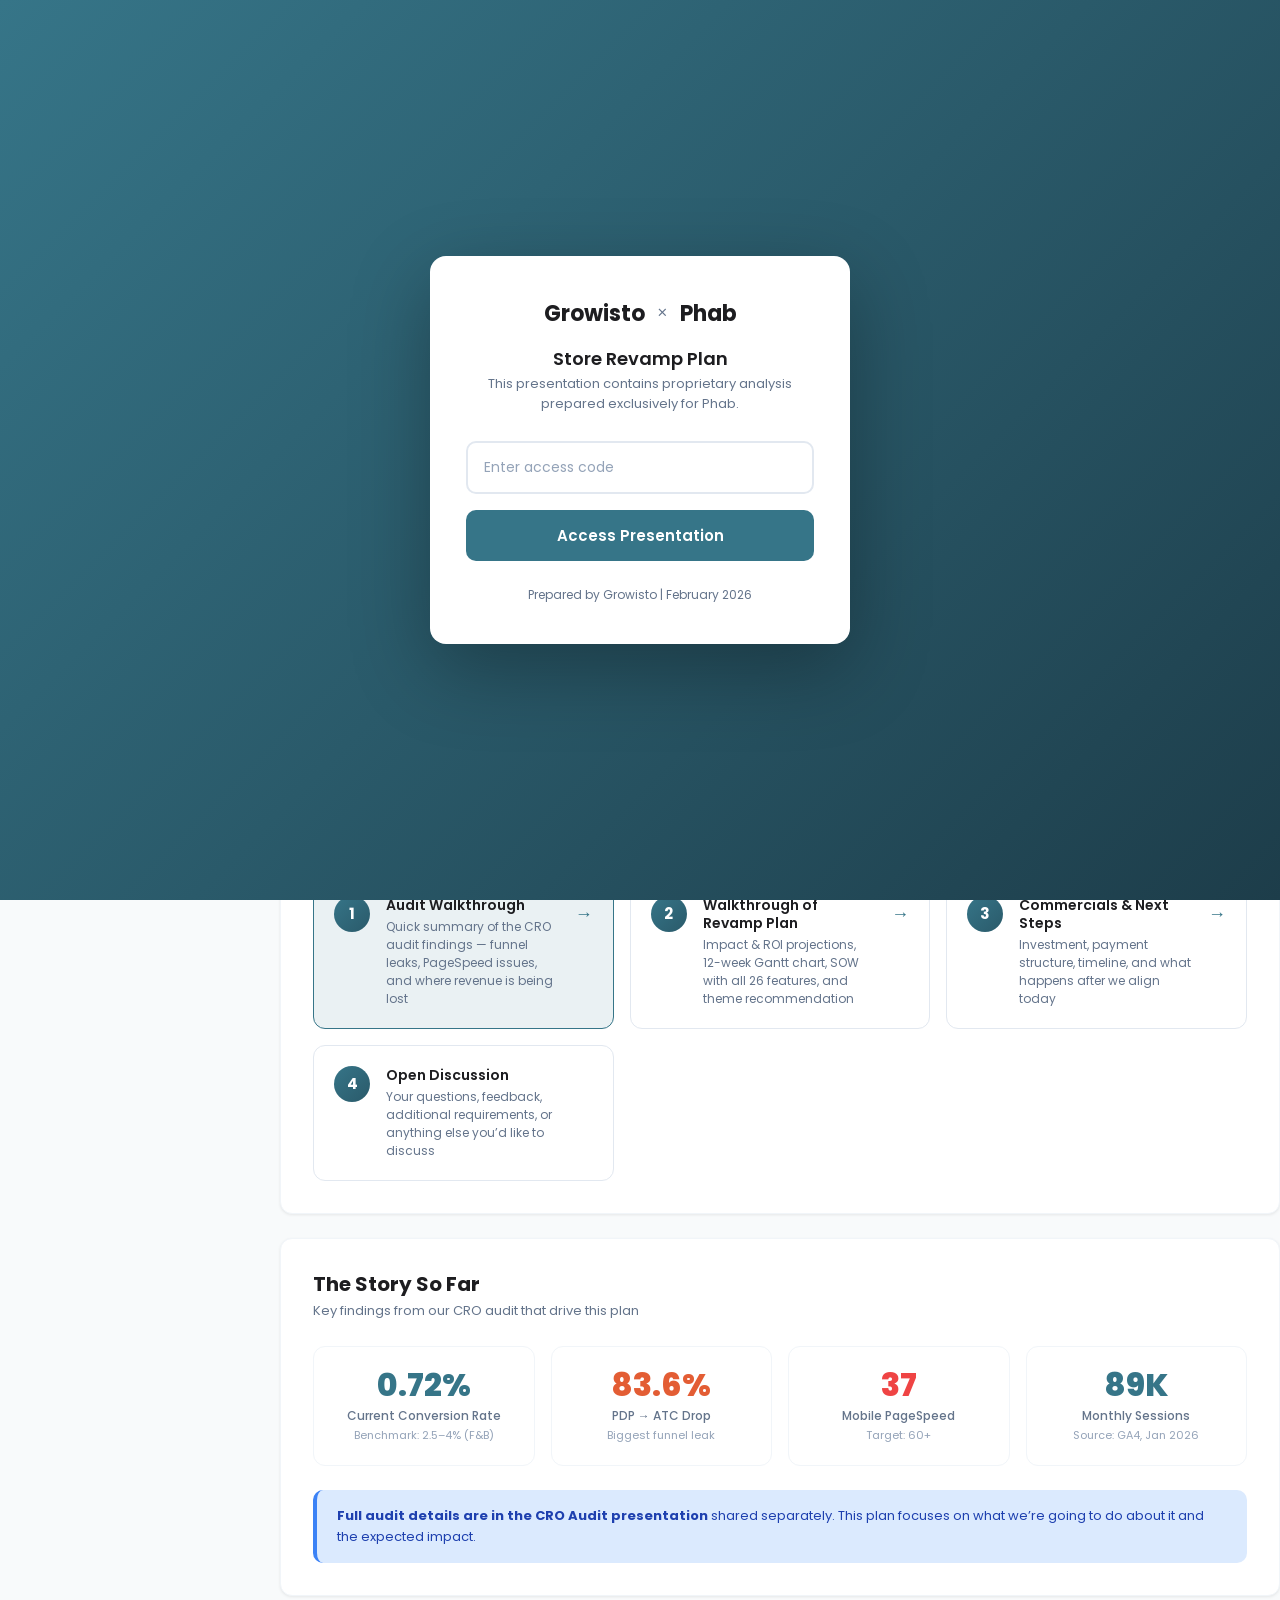
<file: index.html>
<!DOCTYPE html>
<html lang="en">
<head>
  <meta charset="UTF-8">
  <meta name="viewport" content="width=device-width, initial-scale=1.0">
  <title>Phab — Store Revamp Plan | Growisto</title>
  <link href="https://fonts.googleapis.com/css2?family=Poppins:wght@300;400;500;600;700;800&display=swap" rel="stylesheet">
  <link rel="stylesheet" href="styles.css">
  <link rel="stylesheet" href="mockup-styles.css">
</head>
<body>

  <!-- ============================================================
       PASSWORD OVERLAY
       ============================================================ -->
  <div class="password-overlay" id="passwordOverlay">
    <div class="password-card">
      <div class="password-logos">
        <span class="password-brand">Growisto</span>
        <span class="password-divider">&times;</span>
        <span class="password-brand">Phab</span>
      </div>
      <h2 class="password-subtitle">Store Revamp Plan</h2>
      <p class="password-desc">This presentation contains proprietary analysis prepared exclusively for Phab.</p>
      <form id="passwordForm">
        <div class="password-input-group">
          <input type="password" id="passwordInput" class="password-input" placeholder="Enter access code" autocomplete="off">
        </div>
        <button type="submit" class="password-submit">Access Presentation</button>
        <p class="password-error" id="errorMsg">Incorrect access code. Please try again.</p>
      </form>
      <p class="text-muted text-small mt-24">Prepared by Growisto | February 2026</p>
    </div>
  </div>

  <!-- ============================================================
       MOBILE HEADER
       ============================================================ -->
  <div class="mobile-header" id="mobileHeader">
    <div class="hamburger" id="hamburger" onclick="toggleSidebar()">
      <span></span><span></span><span></span>
    </div>
    <span class="mobile-title">Phab &mdash; Revamp Plan</span>
  </div>
  <div class="sidebar-overlay" id="sidebarOverlay" onclick="toggleSidebar()"></div>

  <!-- ============================================================
       SIDEBAR NAVIGATION
       ============================================================ -->
  <nav class="sidebar" id="sidebar">
    <div class="sidebar-header">
      <div class="sidebar-brand">
        <span class="sidebar-growisto">Growisto</span>
        <span class="sidebar-divider">&times;</span>
        <span class="sidebar-client-name">Phab</span>
      </div>
      <div class="sidebar-project">Store Revamp Plan &amp; Proposal</div>
    </div>
    <div class="sidebar-nav">

      <!-- 1. Agenda -->
      <div class="nav-item active" data-tab="agenda">
        <div class="nav-item-header" onclick="switchTab('agenda')">
          <span class="nav-icon">&#128203;</span>
          <span class="nav-label">Agenda</span>
        </div>
      </div>

      <!-- 2. CRO Audit -->
      <div class="nav-item" data-tab="audit">
        <div class="nav-item-header" onclick="switchTab('audit')">
          <span class="nav-icon">&#128270;</span>
          <span class="nav-label">CRO Audit</span>
        </div>
      </div>

      <!-- 3. Impact & ROI -->
      <div class="nav-item" data-tab="impact">
        <div class="nav-item-header" onclick="switchTab('impact')">
          <span class="nav-icon">&#128200;</span>
          <span class="nav-label">Impact &amp; ROI</span>
        </div>
      </div>

      <!-- 3. Plan of Action (expandable) -->
      <div class="nav-item" data-tab="plan">
        <div class="nav-item-header" onclick="switchTab('plan')">
          <span class="nav-icon">&#128197;</span>
          <span class="nav-label">Plan of Action</span>
          <span class="nav-chevron" onclick="event.stopPropagation();toggleNavSubmenu(this.closest('.nav-item'))">&#9654;</span>
        </div>
        <div class="nav-submenu">
          <div class="nav-sub-item" onclick="scrollToSection('plan','gantt-section')">
            <span class="nav-sub-icon">&#128202;</span>
            <span>12-Week Gantt Chart</span>
          </div>
          <div class="nav-sub-item" onclick="scrollToSection('plan','milestones')">
            <span class="nav-sub-icon">&#127937;</span>
            <span>Key Milestones</span>
          </div>
        </div>
      </div>

      <!-- 4. SOW / Features (expandable) -->
      <div class="nav-item" data-tab="sow">
        <div class="nav-item-header" onclick="switchTab('sow')">
          <span class="nav-icon">&#9889;</span>
          <span class="nav-label">SOW &amp; Features</span>
          <span class="nav-chevron" onclick="event.stopPropagation();toggleNavSubmenu(this.closest('.nav-item'))">&#9654;</span>
        </div>
        <div class="nav-submenu">
          <div class="nav-sub-item" onclick="scrollToSection('sow','theme-handles')">
            <span class="nav-sub-icon">&#9989;</span>
            <span>Theme Handles (17)</span>
          </div>
          <div class="nav-sub-item" onclick="scrollToSection('sow','custom-dev')">
            <span class="nav-sub-icon">&#9881;</span>
            <span>Custom Dev (9)</span>
          </div>
        </div>
      </div>

      <!-- 5. Theme Evaluation -->
      <div class="nav-item" data-tab="themes">
        <div class="nav-item-header" onclick="switchTab('themes')">
          <span class="nav-icon">&#127912;</span>
          <span class="nav-label">Theme Evaluation</span>
        </div>
      </div>

      <!-- 6. Homepage Mockups -->
      <div class="nav-item" data-tab="mockups">
        <div class="nav-item-header" onclick="switchTab('mockups')">
          <span class="nav-icon">&#127912;</span>
          <span class="nav-label">Homepage Mockups</span>
        </div>
      </div>

      <!-- 7. Commercials & Next Steps -->
      <div class="nav-item" data-tab="commercials">
        <div class="nav-item-header" onclick="switchTab('commercials')">
          <span class="nav-icon">&#128176;</span>
          <span class="nav-label">Commercials &amp; Next Steps</span>
        </div>
      </div>

    </div>
    <div class="sidebar-footer">
      <p>Prepared by <strong>Growisto</strong></p>
      <p class="text-small text-muted">February 2026</p>
    </div>
  </nav>

  <!-- ============================================================
       MAIN CONTENT
       ============================================================ -->
  <main class="main-content" id="mainContent">

    <!-- ============================================================
         TAB 1: AGENDA
         ============================================================ -->
    <section class="tab-content active" id="tab-agenda">

      <!-- Hero -->
      <div class="agenda-hero">
        <div class="agenda-hero-content">
          <p class="agenda-hero-eyebrow">Growisto &times; Phab</p>
          <h1>Website Conversion Growth Strategy</h1>
          <p class="agenda-hero-sub">A data-driven plan to unlock higher conversions and grow revenue from your existing 89K monthly sessions.</p>
        </div>
      </div>

      <!-- Journey Track -->
      <div class="section-card">
        <h2 class="section-title">Our Engagement Journey</h2>
        <p class="section-subtitle">Where we are and what&rsquo;s coming next</p>
        <div class="journey-track">
          <div class="journey-step completed">
            <div class="journey-node"><span class="journey-check">&#10003;</span></div>
            <div class="journey-label">Discovery</div>
            <div class="journey-detail">Initial call &amp; requirements gathering</div>
          </div>
          <div class="journey-connector done"></div>
          <div class="journey-step completed">
            <div class="journey-node"><span class="journey-check">&#10003;</span></div>
            <div class="journey-label">CRO Audit</div>
            <div class="journey-detail">GA4 funnel analysis, UX review, PageSpeed audit</div>
          </div>
          <div class="journey-connector done"></div>
          <div class="journey-step completed">
            <div class="journey-node"><span class="journey-check">&#10003;</span></div>
            <div class="journey-label">Theme &amp; Feature Planning</div>
            <div class="journey-detail">Theme evaluation, feature recommendations</div>
          </div>
          <div class="journey-connector active"></div>
          <div class="journey-step current">
            <div class="journey-node"><span class="journey-num">4</span></div>
            <div class="journey-label">Plan Walkthrough</div>
            <div class="journey-detail">Review plan, align on scope &amp; priorities</div>
            <span class="journey-badge">You are here</span>
          </div>
          <div class="journey-connector upcoming"></div>
          <div class="journey-step upcoming-step">
            <div class="journey-node"><span class="journey-num">5</span></div>
            <div class="journey-label">UI Mockup &amp; Finalization</div>
            <div class="journey-detail">Visual mockups in chosen theme</div>
          </div>
          <div class="journey-connector upcoming"></div>
          <div class="journey-step upcoming-step">
            <div class="journey-node"><span class="journey-num">6</span></div>
            <div class="journey-label">Agreement &amp; Implementation</div>
            <div class="journey-detail">Scope lock, development, launch</div>
          </div>
        </div>
        <div class="callout success mt-16">
          <strong>Steps 1&ndash;3 complete.</strong> The CRO audit, theme evaluation, and feature planning are done. Today&rsquo;s call is Step 4 &mdash; we walk through the revamp plan together and align on scope.
        </div>
      </div>

      <!-- Call Flow -->
      <div class="section-card">
        <h2 class="section-title">Today&rsquo;s Call Agenda</h2>
        <p class="section-subtitle">What we&rsquo;ll cover on this call</p>
        <div class="toc-grid">
          <div class="toc-card highlight" onclick="switchTab('impact')">
            <div class="toc-number">1</div>
            <div class="toc-body">
              <h3>Audit Walkthrough</h3>
              <p>Quick summary of the CRO audit findings &mdash; funnel leaks, PageSpeed issues, and where revenue is being lost</p>
            </div>
            <span class="toc-arrow">&#8594;</span>
          </div>
          <div class="toc-card" onclick="switchTab('plan')">
            <div class="toc-number">2</div>
            <div class="toc-body">
              <h3>Walkthrough of Revamp Plan</h3>
              <p>Impact &amp; ROI projections, 12-week Gantt chart, SOW with all 26 features, and theme recommendation</p>
            </div>
            <span class="toc-arrow">&#8594;</span>
          </div>
          <div class="toc-card" onclick="switchTab('commercials')">
            <div class="toc-number">3</div>
            <div class="toc-body">
              <h3>Commercials &amp; Next Steps</h3>
              <p>Investment, payment structure, timeline, and what happens after we align today</p>
            </div>
            <span class="toc-arrow">&#8594;</span>
          </div>
          <div class="toc-card">
            <div class="toc-number">4</div>
            <div class="toc-body">
              <h3>Open Discussion</h3>
              <p>Your questions, feedback, additional requirements, or anything else you&rsquo;d like to discuss</p>
            </div>
            <span class="toc-arrow">&nbsp;</span>
          </div>
        </div>
      </div>

      <!-- Story So Far -->
      <div class="section-card">
        <h2 class="section-title">The Story So Far</h2>
        <p class="section-subtitle">Key findings from our CRO audit that drive this plan</p>
        <div class="metric-grid">
          <div class="metric-card">
            <div class="metric-value">0.72%</div>
            <div class="metric-label">Current Conversion Rate</div>
            <div class="metric-sub">Benchmark: 2.5&ndash;4% (F&amp;B)</div>
          </div>
          <div class="metric-card">
            <div class="metric-value tertiary">83.6%</div>
            <div class="metric-label">PDP &rarr; ATC Drop</div>
            <div class="metric-sub">Biggest funnel leak</div>
          </div>
          <div class="metric-card">
            <div class="metric-value danger">37</div>
            <div class="metric-label">Mobile PageSpeed</div>
            <div class="metric-sub">Target: 60+</div>
          </div>
          <div class="metric-card">
            <div class="metric-value">89K</div>
            <div class="metric-label">Monthly Sessions</div>
            <div class="metric-sub">Source: GA4, Jan 2026</div>
          </div>
        </div>
        <div class="callout info">
          <strong>Full audit details are in the CRO Audit presentation</strong> shared separately. This plan focuses on what we&rsquo;re going to do about it and the expected impact.
        </div>
      </div>

    </section>

    <!-- ============================================================
         TAB 2: CRO AUDIT (Google Slides Embed)
         ============================================================ -->
    <section class="tab-content" id="tab-audit">

      <div class="tab-header">
        <h1>CRO Audit</h1>
        <p>56-slide deep-dive into Phab&rsquo;s current store performance, funnel analysis, and opportunities</p>
      </div>

      <div class="tab-body">
        <div class="audit-iframe-wrap">
          <iframe src="https://docs.google.com/presentation/d/1_UfCKZuGWVfKD6nf-aOX4hJbUSDN7ghrriA1cfhANqk/embed?start=false&loop=false&delayms=60000" frameborder="0" allowfullscreen="true" mozallowfullscreen="true" webkitallowfullscreen="true"></iframe>
        </div>
        <p class="source-label mt-12" style="text-align: center;">Use arrow keys or on-screen controls to navigate slides &bull; Click fullscreen icon for best viewing experience</p>
      </div>

    </section>

    <!-- ============================================================
         TAB 3: IMPACT & ROI
         ============================================================ -->
    <section class="tab-content" id="tab-impact">

      <div class="tab-header">
        <h1>Impact &amp; ROI</h1>
        <p>What a 10% conversion improvement means for Phab&rsquo;s revenue</p>
      </div>

      <div class="tab-body">

        <!-- Conversion Projections Table -->
        <div class="section-card">
          <h2 class="section-title">Conversion Projections</h2>
          <p class="section-subtitle">10% improvement from current baseline, sustained over 12 months</p>

          <div class="data-table-wrap">
            <table class="data-table">
              <thead>
                <tr>
                  <th>KPI</th>
                  <th>Baseline (Jan &rsquo;26)</th>
                  <th>Month 3</th>
                  <th>Month 6</th>
                  <th>Month 12</th>
                </tr>
              </thead>
              <tbody>
                <tr>
                  <td><strong>Conversion Rate</strong></td>
                  <td>0.72%</td>
                  <td style="color: var(--color-success); font-weight: 600;">0.79%</td>
                  <td style="color: var(--color-success); font-weight: 600;">0.79%</td>
                  <td style="color: var(--color-success); font-weight: 600;">0.79%</td>
                </tr>
                <tr>
                  <td>CR Lift</td>
                  <td>&mdash;</td>
                  <td>+10%</td>
                  <td>+10%</td>
                  <td>+10%</td>
                </tr>
                <tr>
                  <td>Monthly Purchases</td>
                  <td>649</td>
                  <td>714</td>
                  <td>714</td>
                  <td>714</td>
                </tr>
                <tr>
                  <td><strong>Monthly Revenue</strong></td>
                  <td>&#8377;9.09L</td>
                  <td>&#8377;10.0L</td>
                  <td>&#8377;10.0L</td>
                  <td>&#8377;10.0L</td>
                </tr>
                <tr style="background: rgba(54,117,136,0.05);">
                  <td><strong>Monthly Revenue Gain</strong></td>
                  <td>&mdash;</td>
                  <td style="color: var(--color-success); font-weight: 600;">+&#8377;0.91L</td>
                  <td style="color: var(--color-success); font-weight: 600;">+&#8377;0.91L</td>
                  <td style="color: var(--color-success); font-weight: 600;">+&#8377;0.91L</td>
                </tr>
                <tr style="background: rgba(54,117,136,0.08);">
                  <td><strong>Cumulative Revenue Gain</strong></td>
                  <td>&mdash;</td>
                  <td style="color: var(--color-success); font-weight: 700;">+&#8377;2.73L</td>
                  <td style="color: var(--color-success); font-weight: 700;">+&#8377;5.46L</td>
                  <td style="color: var(--color-success); font-weight: 700;">+&#8377;10.9L</td>
                </tr>
              </tbody>
            </table>
          </div>

          <p class="source-label mt-8">Source: GA4 Jan 2026 baseline. Sessions = 89K, AOV = &#8377;1,400. Revenue is a derived metric dependent on traffic &amp; AOV.</p>
        </div>

        <!-- Payback Callout -->
        <div class="callout success" style="text-align: center; padding: 32px;">
          <div style="font-size: 22px; font-weight: 800; margin-bottom: 8px;">A 10% improvement pays for the entire project in ~4.5 months</div>
          <div style="font-size: 14px; color: var(--color-text-muted);">
            Payback: ~135 days &bull; 12-Month Return: <strong style="color: var(--color-primary);">&#8377;10.9L on a &#8377;4L investment (2.7x)</strong>
          </div>
        </div>

        <!-- Why 10% is Conservative -->
        <div class="section-card">
          <h2 class="section-title">Why 10% is Conservative</h2>
          <p class="section-subtitle">Based on specific findings from our CRO audit</p>
          <div class="callout info">
            <ul style="margin: 0; padding-left: 20px; line-height: 2;">
              <li><strong>77.2% of sessions never reach a product page</strong> &mdash; Homepage has non-clickable banners, weak merchandising. Fixing navigation and category tiles alone can significantly lift PDP views.</li>
              <li><strong>83.6% PDP&rarr;ATC drop-off</strong> &mdash; No reviews, no trust badges, no sticky ATC, poor CTA visibility. Industry benchmarks show 5&ndash;8% ATC rates vs Phab&rsquo;s ~3.2%.</li>
              <li><strong>PageSpeed 37/100 mobile</strong> &mdash; Every 1s delay = ~7% conversion loss. Moving to Shapes theme with optimization targets 40+ mobile.</li>
              <li><strong>8 of 13 GA4 events missing</strong> &mdash; Can&rsquo;t optimize what you can&rsquo;t measure. Full tracking setup alone improves targeting ROI.</li>
              <li><strong>Email &amp; push near 0%</strong> &mdash; 1% email, 0.5% push. Setting up Klaviyo with 3 core flows (welcome, abandoned cart, post-purchase) adds a new revenue channel.</li>
            </ul>
          </div>
        </div>

        <!-- 12-Week Implementation Timeline -->
        <div class="section-card">
          <h2 class="section-title">12-Week Implementation &amp; Impact Timeline</h2>
          <p class="section-subtitle">What goes live and when</p>
          <div class="data-table-wrap">
            <table class="data-table">
              <thead>
                <tr>
                  <th>Timeline</th>
                  <th>What Goes Live</th>
                  <th>Key Features</th>
                  <th>Expected Impact</th>
                </tr>
              </thead>
              <tbody>
                <tr>
                  <td><strong>Weeks 1&ndash;3</strong></td>
                  <td>Quick Wins</td>
                  <td>GA4/GTM events setup, PageSpeed optimization, trust badges, basic UI fixes</td>
                  <td>Tracking foundation + immediate speed gains</td>
                </tr>
                <tr>
                  <td><strong>Weeks 4&ndash;8</strong></td>
                  <td>Core Theme &amp; Features</td>
                  <td>Shapes theme migration, homepage redesign, 3 PDP templates, cart optimization, Klaviyo setup</td>
                  <td>Primary conversion lift from new UX + email flows</td>
                </tr>
                <tr>
                  <td><strong>Weeks 9&ndash;12</strong></td>
                  <td>Polish &amp; Go-Live</td>
                  <td>Mobile fine-tuning, collection page filters, cross-sells, QA testing, go-live</td>
                  <td>Full 10%+ lift realized post go-live</td>
                </tr>
              </tbody>
            </table>
          </div>
        </div>

        <!-- Reinvestment Multiplier -->
        <div class="section-card">
          <h2 class="section-title">The Reinvestment Multiplier</h2>
          <p class="section-subtitle">How conversion gains compound into traffic growth</p>
          <div class="grid-3" style="margin-top: 16px;">
            <div class="metric-card" style="text-align: center;">
              <div class="metric-value" style="font-size: 20px;">+&#8377;0.91L/mo</div>
              <div class="metric-label">Additional Revenue</div>
              <div class="metric-sub">From 10% conversion lift on existing 89K sessions</div>
            </div>
            <div class="metric-card" style="text-align: center; background: rgba(54,117,136,0.05);">
              <div class="metric-value" style="font-size: 20px;">&#8377;0.3&ndash;0.5L</div>
              <div class="metric-label">Reinvest in Ads</div>
              <div class="metric-sub">Redirect a portion of gains into paid acquisition</div>
            </div>
            <div class="metric-card" style="text-align: center; background: rgba(227,93,52,0.05);">
              <div class="metric-value" style="font-size: 20px;">3&ndash;5x ROAS</div>
              <div class="metric-label">Traffic Growth</div>
              <div class="metric-sub">Higher CVR = lower CAC = more profitable ad spend</div>
            </div>
          </div>
          <div class="callout info" style="margin-top: 16px;">
            <strong>The flywheel effect:</strong> A higher-converting store means every rupee spent on ads works harder. At 0.79% CVR (vs current 0.72%), your cost per acquisition drops, enabling you to scale paid channels profitably and compound the revenue gains beyond the organic 10% lift.
          </div>
        </div>

        <!-- Key Funnel Fixes -->
        <div class="section-card">
          <h2 class="section-title">Where the Gains Come From</h2>
          <p class="section-subtitle">Every funnel leak mapped to a specific fix</p>
          <div class="data-table-wrap">
            <table class="data-table">
              <thead>
                <tr>
                  <th>Funnel Leak</th>
                  <th>Severity</th>
                  <th>Problem</th>
                  <th>Our Fix</th>
                </tr>
              </thead>
              <tbody>
                <tr>
                  <td><strong>77% never reach PDP</strong></td>
                  <td><span class="badge critical">Critical</span></td>
                  <td>Weak homepage merchandising, non-clickable banners</td>
                  <td>Hero CTAs, category tiles, best-sellers, mega menu</td>
                </tr>
                <tr>
                  <td><strong>84% PDP &rarr; ATC drop</strong></td>
                  <td><span class="badge critical">Critical</span></td>
                  <td>No sticky ATC, no reviews, no trust signals, poor CTA</td>
                  <td>Sticky ATC, reviews, protein badges, scarcity triggers</td>
                </tr>
                <tr>
                  <td><strong>47% cart abandonment</strong></td>
                  <td><span class="badge moderate">Moderate</span></td>
                  <td>No recommendations, no trust badges, color mismatch</td>
                  <td>Cart cross-sells, trust badges, consistent cart design</td>
                </tr>
                <tr>
                  <td><strong>56% payment drop</strong></td>
                  <td><span class="badge high">High</span></td>
                  <td>Payment friction, hidden costs, limited options</td>
                  <td>Checkout trust seals, BNPL, expanded payment methods</td>
                </tr>
                <tr>
                  <td><strong>PageSpeed: 37/100</strong></td>
                  <td><span class="badge critical">Critical</span></td>
                  <td>Red on FCP, LCP, TBT, SI, TTFB</td>
                  <td>Image optimization, JS/CSS minification, new theme</td>
                </tr>
                <tr>
                  <td><strong>8/13 GA4 events missing</strong></td>
                  <td><span class="badge high">High</span></td>
                  <td>Can&rsquo;t measure what you can&rsquo;t see</td>
                  <td>Full GA4/GTM implementation for all ecommerce events</td>
                </tr>
              </tbody>
            </table>
          </div>
        </div>

      </div>
    </section>

    <!-- ============================================================
         TAB 3: PLAN OF ACTION
         ============================================================ -->
    <section class="tab-content" id="tab-plan">

      <div class="tab-header">
        <h1>Plan of Action</h1>
        <p>12-week implementation roadmap from kickoff to go-live</p>
      </div>

      <div class="tab-body">

        <!-- Gantt Chart -->
        <div class="section-card" id="gantt-section">
          <h2 class="section-title">12-Week Implementation Roadmap</h2>
          <p class="section-subtitle">Phased delivery ensures quick wins ship early while bigger changes develop in parallel</p>

          <div class="gantt-wrapper">
            <table class="gantt-table">
              <thead>
                <tr>
                  <th>Phase</th>
                  <th>W1</th>
                  <th>W2</th>
                  <th>W3</th>
                  <th>W4</th>
                  <th>W5</th>
                  <th>W6</th>
                  <th>W7</th>
                  <th>W8</th>
                  <th>W9</th>
                  <th>W10</th>
                  <th>W11</th>
                  <th>W12</th>
                </tr>
              </thead>
              <tbody>
                <tr>
                  <td>Theme Setup &amp; Migration</td>
                  <td><span class="gantt-bar setup"></span></td>
                  <td><span class="gantt-bar setup"></span></td>
                  <td></td><td></td><td></td><td></td><td></td><td></td><td></td><td></td><td></td><td></td>
                </tr>
                <tr>
                  <td>GA4/GTM Analytics Setup</td>
                  <td></td>
                  <td><span class="gantt-bar analytics"></span></td>
                  <td><span class="gantt-bar analytics"></span></td>
                  <td><span class="gantt-bar analytics"></span></td>
                  <td></td><td></td><td></td><td></td><td></td><td></td><td></td><td></td>
                </tr>
                <tr>
                  <td>Homepage &amp; Navigation</td>
                  <td></td><td></td>
                  <td><span class="gantt-bar homepage"></span></td>
                  <td><span class="gantt-bar homepage"></span></td>
                  <td><span class="gantt-bar homepage"></span></td>
                  <td><span class="gantt-bar homepage"></span></td>
                  <td></td><td></td><td></td><td></td><td></td><td></td>
                </tr>
                <tr>
                  <td>PDP Enhancements</td>
                  <td></td><td></td><td></td>
                  <td><span class="gantt-bar pdp"></span></td>
                  <td><span class="gantt-bar pdp"></span></td>
                  <td><span class="gantt-bar pdp"></span></td>
                  <td><span class="gantt-bar pdp"></span></td>
                  <td></td><td></td><td></td><td></td><td></td>
                </tr>
                <tr>
                  <td>Collection Page</td>
                  <td></td><td></td><td></td><td></td>
                  <td><span class="gantt-bar collection"></span></td>
                  <td><span class="gantt-bar collection"></span></td>
                  <td><span class="gantt-bar collection"></span></td>
                  <td><span class="gantt-bar collection"></span></td>
                  <td></td><td></td><td></td><td></td>
                </tr>
                <tr>
                  <td>Cart &amp; Checkout</td>
                  <td></td><td></td><td></td><td></td><td></td>
                  <td><span class="gantt-bar cart"></span></td>
                  <td><span class="gantt-bar cart"></span></td>
                  <td><span class="gantt-bar cart"></span></td>
                  <td><span class="gantt-bar cart"></span></td>
                  <td></td><td></td><td></td>
                </tr>
                <tr>
                  <td>Performance Optimization</td>
                  <td></td><td></td><td></td><td></td><td></td><td></td>
                  <td><span class="gantt-bar performance"></span></td>
                  <td><span class="gantt-bar performance"></span></td>
                  <td><span class="gantt-bar performance"></span></td>
                  <td><span class="gantt-bar performance"></span></td>
                  <td></td><td></td>
                </tr>
                <tr>
                  <td>Content &amp; Static Pages</td>
                  <td></td><td></td><td></td><td></td><td></td><td></td><td></td>
                  <td><span class="gantt-bar content"></span></td>
                  <td><span class="gantt-bar content"></span></td>
                  <td><span class="gantt-bar content"></span></td>
                  <td></td><td></td>
                </tr>
                <tr>
                  <td>App Integration</td>
                  <td></td><td></td><td></td><td></td><td></td><td></td><td></td><td></td>
                  <td><span class="gantt-bar apps"></span></td>
                  <td><span class="gantt-bar apps"></span></td>
                  <td><span class="gantt-bar apps"></span></td>
                  <td></td>
                </tr>
                <tr>
                  <td>Testing, QA &amp; Go-Live</td>
                  <td></td><td></td><td></td><td></td><td></td><td></td><td></td><td></td><td></td>
                  <td><span class="gantt-bar qa"></span></td>
                  <td><span class="gantt-bar qa"></span></td>
                  <td><span class="gantt-bar qa"></span></td>
                </tr>
              </tbody>
            </table>
          </div>

          <div class="gantt-legend">
            <div class="gantt-legend-item"><span class="gantt-legend-dot" style="background: linear-gradient(135deg, #8b5cf6, #7c3aed);"></span> Theme Setup</div>
            <div class="gantt-legend-item"><span class="gantt-legend-dot" style="background: linear-gradient(135deg, #6366f1, #4f46e5);"></span> Analytics</div>
            <div class="gantt-legend-item"><span class="gantt-legend-dot" style="background: linear-gradient(135deg, #367588, #2a5a6a);"></span> Homepage</div>
            <div class="gantt-legend-item"><span class="gantt-legend-dot" style="background: linear-gradient(135deg, #0891b2, #0e7490);"></span> PDP</div>
            <div class="gantt-legend-item"><span class="gantt-legend-dot" style="background: linear-gradient(135deg, #059669, #047857);"></span> Collection</div>
            <div class="gantt-legend-item"><span class="gantt-legend-dot" style="background: linear-gradient(135deg, #d97706, #b45309);"></span> Cart/Checkout</div>
            <div class="gantt-legend-item"><span class="gantt-legend-dot" style="background: linear-gradient(135deg, #dc2626, #b91c1c);"></span> Performance</div>
            <div class="gantt-legend-item"><span class="gantt-legend-dot" style="background: linear-gradient(135deg, #e35d34, #c94d28);"></span> Content</div>
            <div class="gantt-legend-item"><span class="gantt-legend-dot" style="background: linear-gradient(135deg, #db2777, #be185d);"></span> Apps</div>
            <div class="gantt-legend-item"><span class="gantt-legend-dot" style="background: linear-gradient(135deg, #1d1d20, #374151);"></span> QA &amp; Launch</div>
          </div>
        </div>

        <!-- Milestones -->
        <div class="section-card" id="milestones">
          <h2 class="section-title">Key Milestones</h2>
          <p class="section-subtitle">Major checkpoints during the 12-week engagement</p>

          <div class="data-table-wrap">
            <table class="data-table">
              <thead>
                <tr>
                  <th>Week</th>
                  <th>Milestone</th>
                  <th>What Happens</th>
                </tr>
              </thead>
              <tbody>
                <tr>
                  <td><strong>Week 2</strong></td>
                  <td>Theme Installed &amp; Brand Applied</td>
                  <td>Shapes theme installed, brand colors/typography applied, content migrated</td>
                </tr>
                <tr>
                  <td><strong>Week 4</strong></td>
                  <td>GA4/GTM Live + Analytics Dashboard</td>
                  <td>All 13 ecommerce events tracking, UTM audit complete, attribution fixed</td>
                </tr>
                <tr>
                  <td><strong>Week 6</strong></td>
                  <td>Homepage &amp; PDP Review</td>
                  <td>New homepage live in staging, PDP enhancements (sticky ATC, reviews, badges) ready</td>
                </tr>
                <tr>
                  <td><strong>Week 9</strong></td>
                  <td>Full Store Preview</td>
                  <td>All pages (collection, cart, checkout, content) complete in staging environment</td>
                </tr>
                <tr>
                  <td><strong>Week 10</strong></td>
                  <td>Performance Audit</td>
                  <td>PageSpeed target: 50+ mobile. Image optimization, JS/CSS minification complete</td>
                </tr>
                <tr>
                  <td><strong>Week 12</strong></td>
                  <td>Go-Live</td>
                  <td>Theme published, final QA, handover documentation, post-launch support begins</td>
                </tr>
              </tbody>
            </table>
          </div>

          <div class="callout warning mt-16">
            <strong>Timeline depends on:</strong> Timely client feedback (within 3 business days), brand assets/content provided by Week 1, and Shopify admin access from Day 1. Delays in these inputs may shift milestones.
          </div>
        </div>

      </div>
    </section>

    <!-- ============================================================
         TAB 4: SOW & FEATURES
         ============================================================ -->
    <section class="tab-content" id="tab-sow">

      <div class="tab-header">
        <h1>SOW &amp; Features</h1>
        <p>Every audit finding mapped: theme handles 65%, custom dev targets the remaining 35%</p>
      </div>

      <div class="tab-body">

        <!-- Summary -->
        <div class="section-card">
          <div class="metric-grid">
            <div class="metric-card">
              <div class="metric-value success">17</div>
              <div class="metric-label">Theme Handles</div>
              <div class="metric-sub">Config only &mdash; no extra dev cost</div>
            </div>
            <div class="metric-card">
              <div class="metric-value tertiary">9</div>
              <div class="metric-label">Custom Development</div>
              <div class="metric-sub">Analytics, CRO, performance, content</div>
            </div>
            <div class="metric-card">
              <div class="metric-value">26</div>
              <div class="metric-label">Total SOW Items</div>
              <div class="metric-sub">Every audit finding addressed</div>
            </div>
          </div>
          <div class="callout info">
            <strong>Cost efficiency:</strong> By migrating to the Shapes theme first, 17 of 26 audit items are resolved through configuration alone &mdash; no custom development cost. Custom dev budget focuses exclusively on items the theme cannot address.
          </div>
        </div>

        <!-- Project Scope Summary -->
        <div class="section-card">
          <h2 class="section-title">Project Scope Summary</h2>
          <p class="section-subtitle">What&rsquo;s included in this engagement (Model 2)</p>
          <div class="data-table-wrap">
            <table class="data-table">
              <thead>
                <tr>
                  <th>Area</th>
                  <th>Scope</th>
                </tr>
              </thead>
              <tbody>
                <tr>
                  <td><strong>Discovery &amp; Planning</strong></td>
                  <td>Comprehensive BRD and UI/UX design</td>
                </tr>
                <tr>
                  <td><strong>Customization</strong></td>
                  <td>Custom UI/UX on Shapes theme (Candy preset)</td>
                </tr>
                <tr>
                  <td><strong>Product Pages</strong></td>
                  <td>3 unique PDP designs for different product categories (Bars, Milkshakes, Wafers)</td>
                </tr>
                <tr>
                  <td><strong>Responsive Design</strong></td>
                  <td>Fully responsive &mdash; optimized for mobile, tablet, and desktop</td>
                </tr>
                <tr>
                  <td><strong>Page Speed Targets</strong></td>
                  <td>Desktop: above 60 &bull; Mobile: above 40</td>
                </tr>
                <tr>
                  <td><strong>Analytics &amp; Tracking</strong></td>
                  <td>Up to 10 custom events (GA4/GTM implementation)</td>
                </tr>
                <tr>
                  <td><strong>Integrations</strong></td>
                  <td>GA4, Google Search Console, Payment Gateway, Shipping, Marketing tools (Klaviyo etc.)</td>
                </tr>
                <tr>
                  <td><strong>Post-Launch Support</strong></td>
                  <td>10 working days</td>
                </tr>
                <tr>
                  <td><strong>Timeline</strong></td>
                  <td>12 weeks from project initiation</td>
                </tr>
              </tbody>
            </table>
          </div>
        </div>

        <!-- Theme Handles -->
        <div class="sow-section" id="theme-handles">
          <div class="sow-section-header">
            <div class="sow-section-icon theme">&#9989;</div>
            <div>
              <div class="sow-section-title">Theme Handles</div>
              <div class="sow-section-count">17 items &mdash; configuration only, no extra development cost</div>
            </div>
          </div>

          <div class="sow-item">
            <div class="sow-item-num">1</div>
            <div class="sow-item-body">
              <div class="sow-item-title">Sticky Add to Cart on PDP</div>
              <div class="sow-item-desc">CTA stays visible while users scroll through long product pages, reducing friction on mobile</div>
              <div class="sow-item-badges"><span class="badge inbuilt">Theme Inbuilt</span> <span class="badge cro">CRO</span></div>
            </div>
          </div>

          <div class="sow-item">
            <div class="sow-item-num">2</div>
            <div class="sow-item-body">
              <div class="sow-item-title">Accordion / Tabs on PDP</div>
              <div class="sow-item-desc">Organized product descriptions, ingredients, and FAQs in collapsible sections for better readability</div>
              <div class="sow-item-badges"><span class="badge inbuilt">Theme Inbuilt</span> <span class="badge cro">CRO</span></div>
            </div>
          </div>

          <div class="sow-item">
            <div class="sow-item-num">3</div>
            <div class="sow-item-body">
              <div class="sow-item-title">Clickable Hero Banners with CTAs</div>
              <div class="sow-item-desc">Hero banners link to top collections with clear &ldquo;Shop Now&rdquo; CTAs instead of being dead elements</div>
              <div class="sow-item-badges"><span class="badge inbuilt">Theme Inbuilt</span> <span class="badge cro">CRO</span></div>
            </div>
          </div>

          <div class="sow-item">
            <div class="sow-item-num">4</div>
            <div class="sow-item-body">
              <div class="sow-item-title">Category Tiles on Homepage</div>
              <div class="sow-item-desc">Visual category tiles for Cheat Bars, Protein Bars, Milkshakes, Wafers, Energy Bars, Granola</div>
              <div class="sow-item-badges"><span class="badge inbuilt">Theme Inbuilt</span> <span class="badge cro">CRO</span></div>
            </div>
          </div>

          <div class="sow-item">
            <div class="sow-item-num">5</div>
            <div class="sow-item-body">
              <div class="sow-item-title">&ldquo;View All&rdquo; Buttons on Product Sections</div>
              <div class="sow-item-desc">Enables deeper product discovery beyond the homepage featured products</div>
              <div class="sow-item-badges"><span class="badge inbuilt">Theme Inbuilt</span> <span class="badge cro">CRO</span></div>
            </div>
          </div>

          <div class="sow-item">
            <div class="sow-item-num">6</div>
            <div class="sow-item-body">
              <div class="sow-item-title">Sticky Filter &amp; Sort Bar on PLP</div>
              <div class="sow-item-desc">Filters remain visible while scrolling collection pages, eliminating the need to scroll back up</div>
              <div class="sow-item-badges"><span class="badge inbuilt">Theme Inbuilt</span> <span class="badge cro">CRO</span></div>
            </div>
          </div>

          <div class="sow-item">
            <div class="sow-item-num">7</div>
            <div class="sow-item-body">
              <div class="sow-item-title">Scarcity Triggers (Stock Counter)</div>
              <div class="sow-item-desc">&ldquo;Only X left in stock!&rdquo; urgency messaging near the ATC button on product pages</div>
              <div class="sow-item-badges"><span class="badge inbuilt">Theme Inbuilt</span> <span class="badge cro">CRO</span></div>
            </div>
          </div>

          <div class="sow-item">
            <div class="sow-item-num">8</div>
            <div class="sow-item-body">
              <div class="sow-item-title">Recently Viewed Items</div>
              <div class="sow-item-desc">Dynamic section on homepage and PDP to re-engage users with products they&rsquo;ve already browsed</div>
              <div class="sow-item-badges"><span class="badge inbuilt">Theme Inbuilt</span> <span class="badge cro">CRO</span></div>
            </div>
          </div>

          <div class="sow-item">
            <div class="sow-item-num">9</div>
            <div class="sow-item-body">
              <div class="sow-item-title">Cart Recommendations / Cross-Sell</div>
              <div class="sow-item-desc">&ldquo;You May Also Like&rdquo; section on cart page to increase AOV with complementary products</div>
              <div class="sow-item-badges"><span class="badge inbuilt">Theme Inbuilt</span> <span class="badge cro">CRO</span></div>
            </div>
          </div>

          <div class="sow-item">
            <div class="sow-item-num">10</div>
            <div class="sow-item-body">
              <div class="sow-item-title">Trust Badges on Cart Page</div>
              <div class="sow-item-desc">Secure payment badges, guarantees, and trust signals near the checkout button</div>
              <div class="sow-item-badges"><span class="badge inbuilt">Theme Inbuilt</span> <span class="badge cro">CRO</span></div>
            </div>
          </div>

          <div class="sow-item">
            <div class="sow-item-num">11</div>
            <div class="sow-item-body">
              <div class="sow-item-title">Mega Menu Navigation</div>
              <div class="sow-item-desc">Rich dropdown menu with category images and nested links for faster product discovery</div>
              <div class="sow-item-badges"><span class="badge inbuilt">Theme Inbuilt</span></div>
            </div>
          </div>

          <div class="sow-item">
            <div class="sow-item-num">12</div>
            <div class="sow-item-body">
              <div class="sow-item-title">Mobile-First Responsive Layout</div>
              <div class="sow-item-desc">Optimized for mobile-first since 83% of purchases happen on mobile devices</div>
              <div class="sow-item-badges"><span class="badge inbuilt">Theme Inbuilt</span></div>
            </div>
          </div>

          <div class="sow-item">
            <div class="sow-item-num">13</div>
            <div class="sow-item-body">
              <div class="sow-item-title">Advanced Product Filtering &amp; Sorting</div>
              <div class="sow-item-desc">Filter by protein content, product type, flavor, price range &mdash; more granular than current basic filters</div>
              <div class="sow-item-badges"><span class="badge inbuilt">Theme Inbuilt</span></div>
            </div>
          </div>

          <div class="sow-item">
            <div class="sow-item-num">14</div>
            <div class="sow-item-body">
              <div class="sow-item-title">Quick Buy / Quick Add to Cart</div>
              <div class="sow-item-desc">Add to cart directly from collection page without navigating to PDP &mdash; reduces purchase friction</div>
              <div class="sow-item-badges"><span class="badge inbuilt">Theme Inbuilt</span></div>
            </div>
          </div>

          <div class="sow-item">
            <div class="sow-item-num">15</div>
            <div class="sow-item-body">
              <div class="sow-item-title">Cart Drawer with Upsells</div>
              <div class="sow-item-desc">Slide-out cart with upsell suggestions, keeping users on the page while showing cart contents</div>
              <div class="sow-item-badges"><span class="badge inbuilt">Theme Inbuilt</span></div>
            </div>
          </div>

          <div class="sow-item">
            <div class="sow-item-num">16</div>
            <div class="sow-item-body">
              <div class="sow-item-title">Video on Product Pages + Image Galleries</div>
              <div class="sow-item-desc">YouTube embeds and enhanced image galleries for product storytelling and nutrition education</div>
              <div class="sow-item-badges"><span class="badge inbuilt">Theme Inbuilt</span></div>
            </div>
          </div>

          <div class="sow-item">
            <div class="sow-item-num">17</div>
            <div class="sow-item-body">
              <div class="sow-item-title">Color Swatches + Image Zoom</div>
              <div class="sow-item-desc">Visual variant selection and high-res image zoom for confident purchase decisions</div>
              <div class="sow-item-badges"><span class="badge inbuilt">Theme Inbuilt</span></div>
            </div>
          </div>
        </div>

        <!-- Custom Dev -->
        <div class="sow-section" id="custom-dev">
          <div class="sow-section-header">
            <div class="sow-section-icon custom">&#9881;</div>
            <div>
              <div class="sow-section-title">Custom Development Required</div>
              <div class="sow-section-count">9 items &mdash; analytics, CRO, content, performance, checkout</div>
            </div>
          </div>

          <div class="sow-item">
            <div class="sow-item-num">1</div>
            <div class="sow-item-body">
              <div class="sow-item-title">GA4/GTM &mdash; 8 Missing Ecommerce Events</div>
              <div class="sow-item-desc">Implement add_shipping_info, add_to_wishlist, remove_from_cart, select_item, select_promotion, view_cart, view_item_list, view_promotion via Google Tag Manager</div>
              <div class="sow-item-badges"><span class="badge analytics">Analytics</span> <span class="badge custom">Custom Dev</span></div>
            </div>
          </div>

          <div class="sow-item">
            <div class="sow-item-num">2</div>
            <div class="sow-item-body">
              <div class="sow-item-title">UTM Tagging Audit &amp; Attribution Fix</div>
              <div class="sow-item-desc">Fix 13.7% &ldquo;Unassigned&rdquo; traffic attribution. Audit all UTM parameters across paid and organic campaigns</div>
              <div class="sow-item-badges"><span class="badge analytics">Analytics</span> <span class="badge custom">Custom Dev</span></div>
            </div>
          </div>

          <div class="sow-item">
            <div class="sow-item-num">3</div>
            <div class="sow-item-body">
              <div class="sow-item-title">/cart URL Canonicalization Fix</div>
              <div class="sow-item-desc">/cart and /carts showing as landing pages with 0% conversion &mdash; fix duplicate URLs and redirect logic</div>
              <div class="sow-item-badges"><span class="badge analytics">Analytics</span> <span class="badge custom">Custom Dev</span></div>
            </div>
          </div>

          <div class="sow-item">
            <div class="sow-item-num">4</div>
            <div class="sow-item-body">
              <div class="sow-item-title">Protein Badges on PLP Tiles</div>
              <div class="sow-item-desc">Display protein amount (e.g., &ldquo;21g Protein&rdquo;) directly on product cards via Shopify metafields for faster decision-making</div>
              <div class="sow-item-badges"><span class="badge cro">CRO</span> <span class="badge custom">Custom Dev</span></div>
            </div>
          </div>

          <div class="sow-item">
            <div class="sow-item-num">5</div>
            <div class="sow-item-body">
              <div class="sow-item-title">Reviews App Integration (Judge.me / Loox)</div>
              <div class="sow-item-desc">Install and configure reviews app &mdash; PDP reviews, homepage testimonial carousel, rating stars on collection cards</div>
              <div class="sow-item-badges"><span class="badge cro">CRO</span> <span class="badge app">App</span></div>
            </div>
          </div>

          <div class="sow-item">
            <div class="sow-item-num">6</div>
            <div class="sow-item-body">
              <div class="sow-item-title">Notify Me / Back in Stock App</div>
              <div class="sow-item-desc">&ldquo;Notify Me When Available&rdquo; CTA on sold-out products to capture demand and retain user intent</div>
              <div class="sow-item-badges"><span class="badge cro">CRO</span> <span class="badge app">App</span></div>
            </div>
          </div>

          <div class="sow-item">
            <div class="sow-item-num">7</div>
            <div class="sow-item-body">
              <div class="sow-item-title">Our Story + Bulk Gifting Content Pages</div>
              <div class="sow-item-desc">Fix empty content pages &mdash; add brand story, values, and gifting options with clear CTAs</div>
              <div class="sow-item-badges"><span class="badge content">Content</span> <span class="badge custom">Custom Dev</span></div>
            </div>
          </div>

          <div class="sow-item">
            <div class="sow-item-num">8</div>
            <div class="sow-item-body">
              <div class="sow-item-title">Image Compression + JS/CSS Optimization</div>
              <div class="sow-item-desc">Target: Mobile PageSpeed 50+ (from current 37). Optimize images, minify scripts, reduce main-thread work</div>
              <div class="sow-item-badges"><span class="badge performance">Performance</span> <span class="badge custom">Custom Dev</span></div>
            </div>
          </div>

          <div class="sow-item">
            <div class="sow-item-num">9</div>
            <div class="sow-item-body">
              <div class="sow-item-title">Checkout Trust + Payment Options (BNPL)</div>
              <div class="sow-item-desc">Add trust seals at payment step, expand payment options with BNPL/wallets to reduce 56.4% payment drop</div>
              <div class="sow-item-badges"><span class="badge checkout">Checkout</span> <span class="badge custom">Custom Dev</span></div>
            </div>
          </div>
        </div>

      </div>
    </section>

    <!-- ============================================================
         TAB 5: THEME EVALUATION
         ============================================================ -->
    <section class="tab-content" id="tab-themes">

      <div class="tab-header">
        <h1>Theme Evaluation</h1>
        <p>Current theme analysis + 12 themes evaluated against Phab&rsquo;s CRO requirements</p>
      </div>

      <div class="tab-body">

        <!-- Current Theme Analysis -->
        <div class="section-card">
          <h2 class="section-title">Current State &mdash; Running on Taste</h2>
          <p class="section-subtitle">A free theme with custom Shopflo checkout modifications</p>

          <div class="grid-2 mt-24">
            <div>
              <div class="data-table-wrap">
                <table class="data-table">
                  <tbody>
                    <tr><td style="width:130px;font-weight:600;">Active Theme</td><td><strong>Shopflo &times; Taste 2</strong> (customized)</td></tr>
                    <tr><td style="font-weight:600;">Base Theme</td><td>Taste by Shopify (Free)</td></tr>
                    <tr><td style="font-weight:600;">OS 2.0</td><td>Yes</td></tr>
                    <tr><td style="font-weight:600;">Page Width</td><td>160rem (~2560px &mdash; ultra-wide)</td></tr>
                  </tbody>
                </table>
              </div>
            </div>
            <div>
              <h3 style="font-size:13px;font-weight:700;margin-bottom:8px;">Key Observations</h3>
              <ul style="font-size:12px;line-height:1.9;color:var(--color-text-muted);padding-left:16px;">
                <li>Base theme lacks critical CRO sections out of the box</li>
                <li>Shopflo modifications are checkout-only &mdash; don&rsquo;t improve product discovery or conversion</li>
                <li>Ultra-wide 160rem layout hurts readability and mobile experience</li>
              </ul>
            </div>
          </div>

          <h3 style="font-size:14px;font-weight:700;margin:28px 0 16px;color:var(--color-danger);">6 Critical CRO Capabilities Missing</h3>

          <div class="grid-3">
            <div class="kpi-card"><div class="kpi-value" style="font-size:18px;color:var(--color-danger);">&#10007;</div><div class="kpi-label">Sticky Add to Cart</div><div class="kpi-meta">No persistent buy button on scroll &mdash; lost impulse purchases</div></div>
            <div class="kpi-card"><div class="kpi-value" style="font-size:18px;color:var(--color-danger);">&#10007;</div><div class="kpi-label">Mega Menu Navigation</div><div class="kpi-meta">Single-level nav can&rsquo;t organize 20+ product categories</div></div>
            <div class="kpi-card"><div class="kpi-value" style="font-size:18px;color:var(--color-danger);">&#10007;</div><div class="kpi-label">Cross-Sell / Upsell</div><div class="kpi-meta">No &ldquo;Frequently Bought Together&rdquo; or cart upsell sections</div></div>
            <div class="kpi-card"><div class="kpi-value" style="font-size:18px;color:var(--color-danger);">&#10007;</div><div class="kpi-label">Scarcity Triggers</div><div class="kpi-meta">No stock counters, urgency badges, or countdown timers</div></div>
            <div class="kpi-card"><div class="kpi-value" style="font-size:18px;color:var(--color-danger);">&#10007;</div><div class="kpi-label">Accordion / Tabs on PDP</div><div class="kpi-meta">Product info in single long scroll &mdash; poor mobile UX</div></div>
            <div class="kpi-card"><div class="kpi-value" style="font-size:18px;color:var(--color-danger);">&#10007;</div><div class="kpi-label">Mobile-First Layout</div><div class="kpi-meta">75% desktop traffic but 83% purchases from mobile &mdash; 14.7&times; CVR gap</div></div>
          </div>

          <div class="callout danger mt-24">
            <strong>GET PHAB has outgrown the capabilities of a free theme.</strong> With 83.6% PDP&rarr;ATC drop and 0.72% conversion rate, the current Taste theme lacks the conversion infrastructure needed to grow revenue.
          </div>
        </div>

        <!-- Theme Landscape -->
        <div class="section-card">
          <h2 class="section-title">Theme Landscape &mdash; All Themes Evaluated</h2>
          <p class="section-subtitle">9 paid themes + 3 free Horizon themes assessed for Phab&rsquo;s F&amp;B requirements</p>

          <div class="data-table-wrap">
            <table class="data-table">
              <thead>
                <tr>
                  <th>Theme</th>
                  <th>Price</th>
                  <th>Developer</th>
                  <th>Best For</th>
                  <th>Demo</th>
                  <th>Status</th>
                </tr>
              </thead>
              <tbody>
                <tr style="background:rgba(54,117,136,0.06);">
                  <td><strong>Shapes</strong></td>
                  <td>$380</td>
                  <td>Switch Themes</td>
                  <td>Food &mdash; built-in comparison table (unique)</td>
                  <td><a href="https://shapes-theme-candy.myshopify.com/" target="_blank" rel="noopener" style="color:var(--color-primary);font-size:11px;">View Demo &rarr;</a></td>
                  <td><span style="background:var(--color-primary);color:white;font-size:9px;padding:3px 8px;border-radius:10px;font-weight:700;white-space:nowrap;">RECOMMENDED</span></td>
                </tr>
                <tr style="background:rgba(54,117,136,0.06);">
                  <td><strong>Hyper</strong></td>
                  <td>$400</td>
                  <td>Flavor Theme</td>
                  <td>Max CRO control + native nutrition features</td>
                  <td><a href="https://hyper-theme-chill.myshopify.com/" target="_blank" rel="noopener" style="color:var(--color-primary);font-size:11px;">View Demo &rarr;</a></td>
                  <td><span style="background:var(--color-success);color:white;font-size:9px;padding:3px 8px;border-radius:10px;font-weight:700;white-space:nowrap;">SHORTLISTED</span></td>
                </tr>
                <tr>
                  <td>Impulse</td>
                  <td>$380</td>
                  <td>Archetype Themes</td>
                  <td>Visual storytelling, lifestyle brands</td>
                  <td><a href="https://impulse-theme-modern.myshopify.com/" target="_blank" rel="noopener" style="color:var(--color-primary);font-size:11px;">View Demo &rarr;</a></td>
                  <td><span style="font-size:10px;color:var(--color-text-muted);">Evaluated</span></td>
                </tr>
                <tr>
                  <td>Impact</td>
                  <td>$400</td>
                  <td>Maestrooo</td>
                  <td>Bold visuals, hero product focus</td>
                  <td><a href="https://impact-theme-sound.myshopify.com/" target="_blank" rel="noopener" style="color:var(--color-primary);font-size:11px;">View Demo &rarr;</a></td>
                  <td><span style="font-size:10px;color:var(--color-text-muted);">Evaluated</span></td>
                </tr>
                <tr>
                  <td>Prestige</td>
                  <td>$380</td>
                  <td>Maestrooo</td>
                  <td>Premium / luxury positioning</td>
                  <td><a href="https://prestige-theme-allure.myshopify.com/" target="_blank" rel="noopener" style="color:var(--color-primary);font-size:11px;">View Demo &rarr;</a></td>
                  <td><span style="font-size:10px;color:var(--color-text-muted);">Evaluated</span></td>
                </tr>
                <tr>
                  <td>Broadcast</td>
                  <td>$360</td>
                  <td>JEFLECT</td>
                  <td>Editorial style, content-heavy</td>
                  <td><a href="https://broadcast-theme-clean.myshopify.com/" target="_blank" rel="noopener" style="color:var(--color-primary);font-size:11px;">View Demo &rarr;</a></td>
                  <td><span style="font-size:10px;color:var(--color-text-muted);">Evaluated</span></td>
                </tr>
                <tr>
                  <td>Warehouse</td>
                  <td>$360</td>
                  <td>Maestrooo</td>
                  <td>Large catalog, advanced filters</td>
                  <td><a href="https://warehouse-theme-metal.myshopify.com/" target="_blank" rel="noopener" style="color:var(--color-primary);font-size:11px;">View Demo &rarr;</a></td>
                  <td><span style="font-size:10px;color:var(--color-text-muted);">Evaluated</span></td>
                </tr>
                <tr>
                  <td>Motion</td>
                  <td>$350</td>
                  <td>Archetype Themes</td>
                  <td>High-res visuals, beauty / jewelry</td>
                  <td><a href="https://motion-theme-classic.myshopify.com/" target="_blank" rel="noopener" style="color:var(--color-primary);font-size:11px;">View Demo &rarr;</a></td>
                  <td><span style="font-size:10px;color:var(--color-text-muted);">Evaluated</span></td>
                </tr>
                <tr>
                  <td>Stretch</td>
                  <td>$350</td>
                  <td>Flavor Theme</td>
                  <td>Modern minimal, wellness brands</td>
                  <td><a href="https://stretch-theme.myshopify.com/" target="_blank" rel="noopener" style="color:var(--color-primary);font-size:11px;">View Demo &rarr;</a></td>
                  <td><span style="font-size:10px;color:var(--color-text-muted);">Evaluated</span></td>
                </tr>
                <tr style="background:rgba(54,117,136,0.06);">
                  <td><strong>Local</strong></td>
                  <td>$360</td>
                  <td>Krown Themes</td>
                  <td>Food &amp; drink native, 30+ sections</td>
                  <td><a href="https://local-theme-lively.myshopify.com/" target="_blank" rel="noopener" style="color:var(--color-primary);font-size:11px;">View Demo &rarr;</a></td>
                  <td><span style="background:var(--color-success);color:white;font-size:9px;padding:3px 8px;border-radius:10px;font-weight:700;white-space:nowrap;">SHORTLISTED</span></td>
                </tr>
                <tr>
                  <td>Empire</td>
                  <td>$340</td>
                  <td>Pixel Union</td>
                  <td>Large catalog, multi-category</td>
                  <td><a href="https://empire-theme-supply.myshopify.com/" target="_blank" rel="noopener" style="color:var(--color-primary);font-size:11px;">View Demo &rarr;</a></td>
                  <td><span style="font-size:10px;color:var(--color-text-muted);">Evaluated</span></td>
                </tr>
              </tbody>
              <tbody>
                <tr><td colspan="6" style="text-align:center;font-weight:700;font-size:11px;letter-spacing:0.5px;color:var(--color-primary);text-transform:uppercase;padding:16px 0 8px;">Free Horizon Themes (by Shopify)</td></tr>
                <tr style="background:rgba(54,117,136,0.06);">
                  <td><strong>Savor</strong></td>
                  <td>Free</td>
                  <td>Shopify</td>
                  <td>F&amp;B-specific, Horizon next-gen architecture</td>
                  <td><a href="https://savor-theme-horizon.myshopify.com/" target="_blank" rel="noopener" style="color:var(--color-primary);font-size:11px;">View Demo &rarr;</a></td>
                  <td><span style="background:var(--color-warning);color:white;font-size:9px;padding:3px 8px;border-radius:10px;font-weight:700;white-space:nowrap;">FREE OPTION</span></td>
                </tr>
                <tr>
                  <td>Pitch</td>
                  <td>Free</td>
                  <td>Shopify</td>
                  <td>Subscriptions, DTC brands</td>
                  <td><a href="https://pitch-theme-horizon.myshopify.com/" target="_blank" rel="noopener" style="color:var(--color-primary);font-size:11px;">View Demo &rarr;</a></td>
                  <td><span style="font-size:10px;color:var(--color-text-muted);">Evaluated</span></td>
                </tr>
                <tr>
                  <td>Ritual</td>
                  <td>Free</td>
                  <td>Shopify</td>
                  <td>Clean minimal, wellness</td>
                  <td><a href="https://ritual-theme-horizon.myshopify.com/" target="_blank" rel="noopener" style="color:var(--color-primary);font-size:11px;">View Demo &rarr;</a></td>
                  <td><span style="font-size:10px;color:var(--color-text-muted);">Evaluated</span></td>
                </tr>
              </tbody>
            </table>
          </div>
          <p class="source-label mt-12">Source: Shopify Theme Store (themes.shopify.com) &bull; Prices as of Feb 2026</p>
        </div>

        <!-- Shortlisted Theme Cards -->
        <div class="section-card">
          <h2 class="section-title">Shortlisted Themes &mdash; Deep Dive</h2>
          <p class="section-subtitle">4 themes evaluated in detail against CRO requirements from our audit</p>

          <div class="theme-grid">

            <!-- Shapes - Recommended -->
            <div class="theme-card recommended">
              <span class="theme-rec-badge">Recommended</span>
              <div class="theme-card-name">Shapes</div>
              <div class="theme-card-price">$380 (one-time)</div>
              <div class="theme-card-dev">by Switch Themes &bull; Candy Preset</div>
              <div class="theme-card-links">
                <a href="https://themes.shopify.com/themes/shapes/styles/candy" target="_blank" rel="noopener">Theme Store &rarr;</a>
                <a href="https://shapes-theme-candy.myshopify.com/" target="_blank" rel="noopener">Live Demo &rarr;</a>
              </div>
              <div class="theme-card-rating">
                <div class="theme-rating-bar"><div class="theme-rating-fill" style="width: 100%;"></div></div>
                <span class="theme-rating-text">100% positive (78 reviews)</span>
              </div>
              <div class="theme-features">
                <div class="theme-feature-item"><span class="theme-feature-check">&#10003;</span> Built-in comparison table (unique)</div>
                <div class="theme-feature-item"><span class="theme-feature-check">&#10003;</span> Nutritional/ingredient sections</div>
                <div class="theme-feature-item"><span class="theme-feature-check">&#10003;</span> Sliding flavor scales</div>
                <div class="theme-feature-item"><span class="theme-feature-check">&#10003;</span> Food-native design DNA</div>
                <div class="theme-feature-item"><span class="theme-feature-check">&#10003;</span> Playful dividers &amp; animations</div>
                <div class="theme-feature-item"><span class="theme-feature-partial">&#9679;</span> Sticky ATC via quick-buy (needs minor customization)</div>
              </div>
            </div>

            <!-- Hyper -->
            <div class="theme-card">
              <div class="theme-card-name">Hyper</div>
              <div class="theme-card-price">$400 (one-time)</div>
              <div class="theme-card-dev">by Flavor Theme</div>
              <div class="theme-card-links">
                <a href="https://themes.shopify.com/themes/hyper/styles/chill" target="_blank" rel="noopener">Theme Store &rarr;</a>
                <a href="https://hyper-theme-chill.myshopify.com/" target="_blank" rel="noopener">Live Demo &rarr;</a>
              </div>
              <div class="theme-card-rating">
                <div class="theme-rating-bar"><div class="theme-rating-fill" style="width: 99%;"></div></div>
                <span class="theme-rating-text">99% positive (335 reviews)</span>
              </div>
              <div class="theme-features">
                <div class="theme-feature-item"><span class="theme-feature-check">&#10003;</span> Broadest CRO feature set</div>
                <div class="theme-feature-item"><span class="theme-feature-check">&#10003;</span> Product tabs built-in</div>
                <div class="theme-feature-item"><span class="theme-feature-check">&#10003;</span> Native sticky ATC</div>
                <div class="theme-feature-item"><span class="theme-feature-cross">&#10007;</span> No comparison table</div>
                <div class="theme-feature-item"><span class="theme-feature-partial">&#9679;</span> Clinical aesthetic (not playful)</div>
              </div>
            </div>

            <!-- Local -->
            <div class="theme-card">
              <div class="theme-card-name">Local</div>
              <div class="theme-card-price">$360 (one-time)</div>
              <div class="theme-card-dev">by Krown Themes &bull; Lively Preset</div>
              <div class="theme-card-links">
                <a href="https://themes.shopify.com/themes/local/styles/lively" target="_blank" rel="noopener">Theme Store &rarr;</a>
                <a href="https://local-theme-lively.myshopify.com/" target="_blank" rel="noopener">Live Demo &rarr;</a>
              </div>
              <div class="theme-card-rating">
                <div class="theme-rating-bar"><div class="theme-rating-fill" style="width: 98%;"></div></div>
                <span class="theme-rating-text">98% positive (93 reviews)</span>
              </div>
              <div class="theme-features">
                <div class="theme-feature-item"><span class="theme-feature-check">&#10003;</span> Native sticky cart</div>
                <div class="theme-feature-item"><span class="theme-feature-check">&#10003;</span> Food &amp; drink focus</div>
                <div class="theme-feature-item"><span class="theme-feature-check">&#10003;</span> 30+ built-in sections</div>
                <div class="theme-feature-item"><span class="theme-feature-cross">&#10007;</span> No comparison table</div>
                <div class="theme-feature-item"><span class="theme-feature-partial">&#9679;</span> Would need custom comparison section</div>
              </div>
            </div>

            <!-- Savor - Rejected -->
            <div class="theme-card rejected">
              <span class="theme-rejected-badge">Rejected</span>
              <div class="theme-card-name">Savor</div>
              <div class="theme-card-price">Free (Horizon)</div>
              <div class="theme-card-dev">by Shopify</div>
              <div class="theme-card-links">
                <a href="https://themes.shopify.com/themes/savor/styles/horizon" target="_blank" rel="noopener">Theme Store &rarr;</a>
                <a href="https://savor-theme-horizon.myshopify.com/" target="_blank" rel="noopener">Live Demo &rarr;</a>
              </div>
              <div class="theme-card-rating">
                <div class="theme-rating-bar"><div class="theme-rating-fill danger" style="width: 24%;"></div></div>
                <span class="theme-rating-text">24% positive (50 reviews)</span>
              </div>
              <div class="theme-features">
                <div class="theme-feature-item"><span class="theme-feature-check">&#10003;</span> Free &mdash; zero cost</div>
                <div class="theme-feature-item"><span class="theme-feature-check">&#10003;</span> F&amp;B design focus</div>
                <div class="theme-feature-item"><span class="theme-feature-cross">&#10007;</span> 76% negative reviews</div>
                <div class="theme-feature-item"><span class="theme-feature-cross">&#10007;</span> Bug reports &amp; instability</div>
                <div class="theme-feature-item"><span class="theme-feature-cross">&#10007;</span> Too risky for a &#8377;4L project</div>
              </div>
            </div>

          </div>
        </div>

        <!-- Side-by-Side CRO Feature Analysis -->
        <div class="section-card">
          <h2 class="section-title">Side-by-Side CRO Feature Analysis</h2>
          <p class="section-subtitle">Current theme vs shortlisted options across 16 CRO capabilities</p>

          <div class="data-table-wrap">
            <table class="data-table">
              <thead>
                <tr>
                  <th>CRO Capability</th>
                  <th style="color: var(--color-danger);">Current (Taste)</th>
                  <th>Shapes ($380)</th>
                  <th>Hyper ($400)</th>
                  <th>Local ($360)</th>
                  <th>Savor (Free)</th>
                </tr>
              </thead>
              <tbody>
                <tr>
                  <td>Sticky Add to Cart</td>
                  <td style="color: var(--color-danger); font-weight: 700;">&#10007;</td>
                  <td style="color: var(--color-warning);">Quick Buy</td>
                  <td style="color: var(--color-success); font-weight: 700;">&#10003;</td>
                  <td style="color: var(--color-success); font-weight: 700;">&#10003;</td>
                  <td style="color: var(--color-success);">&#10003;</td>
                </tr>
                <tr>
                  <td>Mega Menu Navigation</td>
                  <td style="color: var(--color-danger); font-weight: 700;">&#10007;</td>
                  <td style="color: var(--color-success);">&#10003;</td>
                  <td style="color: var(--color-success);">&#10003;</td>
                  <td style="color: var(--color-success);">&#10003;</td>
                  <td style="color: var(--color-success);">&#10003;</td>
                </tr>
                <tr>
                  <td>Product Filtering (Advanced)</td>
                  <td style="color: var(--color-warning);">Basic</td>
                  <td style="color: var(--color-success);">&#10003;</td>
                  <td style="color: var(--color-success);">Advanced</td>
                  <td style="color: var(--color-success);">&#10003;</td>
                  <td style="color: var(--color-success);">Advanced</td>
                </tr>
                <tr>
                  <td>Accordion / Tabs on PDP</td>
                  <td style="color: var(--color-danger); font-weight: 700;">&#10007;</td>
                  <td style="color: var(--color-success);">&#10003;</td>
                  <td style="color: var(--color-success);">&#10003;</td>
                  <td style="color: var(--color-success);">&#10003;</td>
                  <td style="color: var(--color-success);">&#10003;</td>
                </tr>
                <tr>
                  <td>Cross-Sell / Upsell Sections</td>
                  <td style="color: var(--color-danger); font-weight: 700;">&#10007;</td>
                  <td style="color: var(--color-success);">&#10003;</td>
                  <td style="color: var(--color-success);">&#10003;</td>
                  <td style="color: var(--color-success);">&#10003;</td>
                  <td style="color: var(--color-success);">&#10003;</td>
                </tr>
                <tr>
                  <td>Scarcity Triggers</td>
                  <td style="color: var(--color-danger); font-weight: 700;">&#10007;</td>
                  <td style="color: var(--color-success);">&#10003;</td>
                  <td style="color: var(--color-success);">&#10003;</td>
                  <td style="color: var(--color-warning);">Custom</td>
                  <td style="color: var(--color-success);">&#10003;</td>
                </tr>
                <tr>
                  <td>Ingredient / Nutritional Info</td>
                  <td style="color: var(--color-danger); font-weight: 700;">&#10007;</td>
                  <td style="color: var(--color-success); font-weight: 700;">&#10003; Built-in</td>
                  <td style="color: var(--color-success);">&#10003;</td>
                  <td style="color: var(--color-success);">&#10003;</td>
                  <td style="color: var(--color-warning);">Custom</td>
                </tr>
                <tr>
                  <td>Us vs Them Comparison Table</td>
                  <td style="color: var(--color-danger); font-weight: 700;">&#10007;</td>
                  <td style="color: var(--color-success); font-weight: 700;">&#10003; Built-in</td>
                  <td style="color: var(--color-danger);">&#10007;</td>
                  <td style="color: var(--color-danger);">&#10007;</td>
                  <td style="color: var(--color-danger);">&#10007;</td>
                </tr>
                <tr>
                  <td>Product Videos</td>
                  <td style="color: var(--color-danger); font-weight: 700;">&#10007;</td>
                  <td style="color: var(--color-success);">&#10003;</td>
                  <td style="color: var(--color-success);">&#10003;</td>
                  <td style="color: var(--color-success);">&#10003;</td>
                  <td style="color: var(--color-success);">&#10003;</td>
                </tr>
                <tr>
                  <td>Quick Buy / Quick Add</td>
                  <td style="color: var(--color-danger); font-weight: 700;">&#10007;</td>
                  <td style="color: var(--color-success);">&#10003;</td>
                  <td style="color: var(--color-success);">&#10003;</td>
                  <td style="color: var(--color-success);">&#10003;</td>
                  <td style="color: var(--color-success);">&#10003;</td>
                </tr>
                <tr>
                  <td>Cart Drawer with Upsells</td>
                  <td style="color: var(--color-danger); font-weight: 700;">&#10007;</td>
                  <td style="color: var(--color-success);">&#10003;</td>
                  <td style="color: var(--color-success);">Advanced</td>
                  <td style="color: var(--color-success);">&#10003;</td>
                  <td style="color: var(--color-success);">Advanced</td>
                </tr>
                <tr>
                  <td>Mobile-First Layout</td>
                  <td style="color: var(--color-danger); font-weight: 700;">&#10007;</td>
                  <td style="color: var(--color-success);">&#10003;</td>
                  <td style="color: var(--color-success);">&#10003;</td>
                  <td style="color: var(--color-success);">&#10003;</td>
                  <td style="color: var(--color-success);">&#10003;</td>
                </tr>
                <tr>
                  <td>AI-Powered Customization</td>
                  <td style="color: var(--color-text-muted);">N/A</td>
                  <td style="color: var(--color-success);">&#10003;</td>
                  <td style="color: var(--color-success);">&#10003;</td>
                  <td style="color: var(--color-success);">&#10003;</td>
                  <td style="color: var(--color-success);">&#10003;</td>
                </tr>
                <tr>
                  <td>Block-Based Design (OS 2.0)</td>
                  <td style="color: var(--color-warning);">Limited</td>
                  <td style="color: var(--color-success);">&#10003;</td>
                  <td style="color: var(--color-success);">&#10003;</td>
                  <td style="color: var(--color-success);">&#10003;</td>
                  <td style="color: var(--color-success);">&#10003;</td>
                </tr>
                <tr>
                  <td>Food &amp; Nutrition Industry Fit</td>
                  <td style="color: var(--color-text-muted);">Generic</td>
                  <td style="color: var(--color-success); font-weight: 700;">&#10003; Candy/Food</td>
                  <td style="color: var(--color-warning);">Generic</td>
                  <td style="color: var(--color-success);">&#10003; Food/Drink</td>
                  <td style="color: var(--color-success);">F&amp;B</td>
                </tr>
                <tr>
                  <td>One-Time Cost</td>
                  <td style="color: var(--color-success); font-weight: 700;">Free</td>
                  <td>$380</td>
                  <td>$400</td>
                  <td>$360</td>
                  <td style="color: var(--color-success); font-weight: 700;">Free</td>
                </tr>
              </tbody>
            </table>
          </div>

          <div class="callout mt-24" style="background: rgba(54,117,136,0.04); border-color: var(--color-primary);">
            <strong>Current theme scores 0/14 on CRO capabilities</strong> (excluding cost and industry fit). All 4 shortlisted themes deliver 12&ndash;14 out of 14, with Shapes uniquely offering a built-in comparison table &mdash; Phab&rsquo;s critical conversion feature for first-time protein buyers.
          </div>
        </div>

        <!-- Why Shapes -->
        <div class="section-card">
          <h2 class="section-title">Why Shapes?</h2>
          <p class="section-subtitle">The only theme with a native comparison table &mdash; Phab&rsquo;s critical conversion feature</p>

          <div class="callout success">
            <strong>Shapes is the only theme with a built-in &ldquo;Us vs Them&rdquo; comparison table</strong> &mdash; the critical feature for converting first-time protein buyers (as seen on the Alpino reference site). Combined with 100% positive reviews, food-industry DNA, and playful design matching Phab&rsquo;s brand personality, it provides the strongest foundation for the revamp.
          </div>

          <div class="grid-2 mt-24">
            <div>
              <h3 style="font-size: 14px; font-weight: 700; margin-bottom: 12px; color: var(--color-success);">What Shapes Gives You (Free)</h3>
              <ul style="font-size: 13px; line-height: 2;">
                <li>&#10003; &nbsp;Comparison table (unique to Shapes)</li>
                <li>&#10003; &nbsp;Nutritional info sections</li>
                <li>&#10003; &nbsp;Sliding flavor scales</li>
                <li>&#10003; &nbsp;Playful animations &amp; dividers</li>
                <li>&#10003; &nbsp;Industry icons for consumables</li>
                <li>&#10003; &nbsp;All 13 CRO capabilities covered</li>
              </ul>
            </div>
            <div>
              <h3 style="font-size: 14px; font-weight: 700; margin-bottom: 12px; color: var(--color-tertiary);">What Needs Customization</h3>
              <ul style="font-size: 13px; line-height: 2;">
                <li>&#9881; &nbsp;Sticky ATC (2&ndash;4 hours custom code)</li>
                <li>&#9881; &nbsp;Phab brand colors &amp; typography</li>
                <li>&#9881; &nbsp;&ldquo;Products Sold&rdquo; counter (like Alpino)</li>
                <li>&#9881; &nbsp;Automation flows (abandoned cart)</li>
                <li>&#9881; &nbsp;GA4 setup via Google/YouTube app</li>
              </ul>
            </div>
          </div>
        </div>

      </div>
    </section>

    <!-- ============================================================
         TAB 6: HOMEPAGE MOCKUPS (Visual)
         ============================================================ -->
    <section class="tab-content" id="tab-mockups">

      <div class="tab-header">
        <h1>Homepage Mockups</h1>
        <p>Two design directions for your new Shapes-powered homepage &mdash; using real Phab products</p>
      </div>

      <div class="tab-body">

        <!-- Palette Disclaimer -->
        <div class="palette-note">
          <strong>Note on colors:</strong> The teal palette below is estimated from Phab&rsquo;s current site and Brand Brief v2 (&ldquo;Smart. Calm. Real.&rdquo;). Final colors, typography, and imagery will be refined once the official brand palette is confirmed by the Phab team.
        </div>

        <!-- Direction Switcher -->
        <div class="direction-switcher">
          <div class="direction-card active" onclick="switchDirection('standard')">
            <h3>Direction 1: Shapes Standard</h3>
            <p>Clean, food-native, playful. Rounded corners, warm teal palette, product-first layout. Inspired by TruNativ on Shapes.</p>
            <span class="direction-tag recommended">RECOMMENDED</span>
          </div>
          <div class="direction-card" onclick="switchDirection('premium')">
            <h3>Direction 3: Shapes Premium</h3>
            <p>Editorial, narrative-first. Serif headlines, monospace data, extreme whitespace. Inspired by Whole Truth Foods.</p>
            <span class="direction-tag aspirational">ASPIRATIONAL</span>
          </div>
        </div>
        <div class="mockup-jump-links">
          <span style="font-size:12px;color:#666;margin-right:8px;">Jump to:</span>
          <a href="#category-page-mockup" class="mockup-jump-link">Category Page Mockup</a>
          <a href="#original-wireframes" class="mockup-jump-link">Original Wireframes</a>
        </div>

        <!-- =============================================
             DIRECTION 1: SHAPES STANDARD
             ============================================= -->
        <div id="mockup-direction-standard" class="mockup-wrapper active">
          <div class="section-card">
            <h2 class="section-title">Direction 1 &mdash; Shapes Standard</h2>
            <p class="section-subtitle">18 sections &bull; Shapes theme (Candy preset) &bull; ~20-25 hrs custom dev &bull; Est. cost: &#8377;92K&ndash;1.07L</p>
            <div class="wireframe-device desktop">
              <div class="wireframe-topbar">
                <div class="wireframe-dots"><span></span><span></span><span></span></div>
                <div class="wireframe-url">getphab.com &mdash; Direction 1: Shapes Standard</div>
              </div>
              <div class="mockup-container dir1">

                <!-- 1. Announcement Bar -->
                <div class="mk-announce">
                  FREE SHIPPING on orders above &#8377;499 <span>|</span> Use code PHAB10 for 10% off <span>|</span> &#9733; 4.55/5 from 409+ reviews
                </div>

                <!-- 2. Header -->
                <div class="mk-header">
                  <img src="images/logo/phab-logo-black.png" alt="Phab" class="mk-logo" loading="lazy">
                  <nav class="mk-nav">
                    <a href="#">Cheat Bars</a>
                    <a href="#">Protein Bars</a>
                    <a href="#">Milkshakes</a>
                    <a href="#">Wafers</a>
                    <a href="#">Combos</a>
                    <a href="#">Our Story</a>
                  </nav>
                  <div class="mk-header-icons">
                    <span>&#128269;</span>
                    <span>&#128100;</span>
                    <span>&#128722;<span class="mk-cart-badge">3</span></span>
                  </div>
                </div>
                <div class="mk-usp-bar">
                  <div class="mk-usp-item"><span class="mk-usp-icon">&#9889;</span> 15-21g Protein</div>
                  <div class="mk-usp-item"><span class="mk-usp-icon">&#10003;</span> No Added Sugar</div>
                  <div class="mk-usp-item"><span class="mk-usp-icon">&#127793;</span> Real Ingredients</div>
                  <div class="mk-usp-item"><span class="mk-usp-icon">&#9733;</span> 4.55/5 (409 Reviews)</div>
                </div>

                <!-- 3. Hero Banner -->
                <div class="mk-hero">
                  <div class="mk-hero-text">
                    <h1>Protein that <em>doesn&rsquo;t taste</em> like protein.</h1>
                    <p>Bars, shakes &amp; wafers for people who love good food. Not gym food &mdash; <strong>your food</strong>, just smarter.</p>
                    <a href="#" class="mk-btn">Shop Best Sellers</a>
                    <a href="#" class="mk-btn-outline">Take the Quiz</a>
                  </div>
                  <div class="mk-hero-img">
                    <img src="images/hero/hero-banner-2-energy-bars.png" alt="Phab Energy Bars" loading="lazy">
                  </div>
                  <div class="mk-hero-dots"><span class="active"></span><span></span><span></span></div>
                </div>

                <!-- 4. Category Tiles -->
                <div class="mk-categories">
                  <h2 class="mk-section-title">Shop by Category</h2>
                  <p class="mk-section-sub">Find your perfect protein snack</p>
                  <div class="mk-cat-grid">
                    <div class="mk-cat-card"><img src="images/categories/cat-cheat-bars.png" alt="Cheat Bars" loading="lazy"><div class="mk-cat-label">Cheat Bars &middot; 15g Protein</div></div>
                    <div class="mk-cat-card"><img src="images/categories/cat-protein-bars.png" alt="Protein Bars" loading="lazy"><div class="mk-cat-label">Protein Bars &middot; 21g Protein</div></div>
                    <div class="mk-cat-card"><img src="images/categories/cat-milkshakes.png" alt="Milkshakes" loading="lazy"><div class="mk-cat-label">Milkshakes &middot; 18g Protein</div></div>
                    <div class="mk-cat-card"><img src="images/categories/cat-millet-wafers.png" alt="Millet Wafers" loading="lazy"><div class="mk-cat-label">Millet Wafers &middot; 10g Protein</div></div>
                  </div>
                </div>

                <!-- 5. Best Sellers -->
                <div class="mk-bestsellers">
                  <h2 class="mk-section-title">Best Sellers</h2>
                  <p class="mk-section-sub">India&rsquo;s most loved protein snacks</p>
                  <div class="mk-tabs">
                    <div class="mk-tab active">All</div>
                    <div class="mk-tab">Cheat Bars</div>
                    <div class="mk-tab">Protein Bars</div>
                    <div class="mk-tab">Milkshakes</div>
                    <div class="mk-tab">Wafers</div>
                  </div>
                  <div class="mk-product-grid">
                    <div class="mk-product-card">
                      <div class="mk-product-img"><span class="mk-product-badge mk-badge-best">BESTSELLER</span><img src="images/products/cheat-bar-variety-pack.jpg" alt="Cheat Bar Variety Pack" loading="lazy"></div>
                      <div class="mk-product-info"><h3 class="mk-product-name">15G Cheat Bar &mdash; Variety Pack</h3><div class="mk-protein-pill">15g Protein</div><div class="mk-product-price"><span class="mk-price-current">&#8377;1,311</span><span class="mk-price-original">&#8377;1,380</span><span class="mk-per-unit">(&#8377;219/bar)</span></div><div class="mk-stars">&#9733;&#9733;&#9733;&#9733;&#9733; <span>4.8</span></div><button class="mk-atc-btn">Add to Cart</button></div>
                    </div>
                    <div class="mk-product-card">
                      <div class="mk-product-img"><span class="mk-product-badge mk-badge-sale">SALE</span><img src="images/products/21g-bar-choc-brownie.png" alt="21G Chocolate Brownie" loading="lazy"></div>
                      <div class="mk-product-info"><h3 class="mk-product-name">21G Protein Bar &mdash; Chocolate Brownie</h3><div class="mk-protein-pill">21g Protein</div><div class="mk-product-price"><span class="mk-price-current">&#8377;713</span><span class="mk-price-original">&#8377;750</span><span class="mk-per-unit">(&#8377;119/bar)</span></div><div class="mk-stars">&#9733;&#9733;&#9733;&#9733;&#9733; <span>4.81</span></div><button class="mk-atc-btn">Add to Cart</button></div>
                    </div>
                    <div class="mk-product-card">
                      <div class="mk-product-img"><img src="images/products/11g-bar-mocha-fudge.png" alt="11G Mocha Nut Fudge" loading="lazy"></div>
                      <div class="mk-product-info"><h3 class="mk-product-name">11G Protein Bar &mdash; Mocha Nut Fudge</h3><div class="mk-protein-pill">11g Protein</div><div class="mk-product-price"><span class="mk-price-current">&#8377;399</span><span class="mk-price-original">&#8377;420</span><span class="mk-per-unit">(&#8377;67/bar)</span></div><div class="mk-stars">&#9733;&#9733;&#9733;&#9733;&#9733; <span>5.0</span></div><button class="mk-atc-btn">Add to Cart</button></div>
                    </div>
                    <div class="mk-product-card">
                      <div class="mk-product-img"><span class="mk-product-badge mk-badge-new">NEW</span><img src="images/products/18g-milkshake-chocolate.jpg" alt="18G Chocolate Milkshake" loading="lazy"></div>
                      <div class="mk-product-info"><h3 class="mk-product-name">18G Milkshake &mdash; Classic Chocolate</h3><div class="mk-protein-pill">18g Protein</div><div class="mk-product-price"><span class="mk-price-current">&#8377;713</span><span class="mk-price-original">&#8377;750</span><span class="mk-per-unit">(&#8377;119/bottle)</span></div><div class="mk-stars">&#9733;&#9733;&#9733;&#9733;&#9734; <span>4.6</span></div><button class="mk-atc-btn">Add to Cart</button></div>
                    </div>
                    <div class="mk-product-card">
                      <div class="mk-product-img"><img src="images/products/cheat-bar-blueberry.jpg" alt="Cheat Bar Blueberry" loading="lazy"></div>
                      <div class="mk-product-info"><h3 class="mk-product-name">15G Cheat Bar &mdash; Blueberry</h3><div class="mk-protein-pill">15g Protein</div><div class="mk-product-price"><span class="mk-price-current">&#8377;1,311</span><span class="mk-price-original">&#8377;1,380</span><span class="mk-per-unit">(&#8377;219/bar)</span></div><div class="mk-stars">&#9733;&#9733;&#9733;&#9733;&#9733; <span>4.7</span></div><button class="mk-atc-btn">Add to Cart</button></div>
                    </div>
                    <div class="mk-product-card">
                      <div class="mk-product-img"><img src="images/products/wafer-cookies-cream.jpg" alt="Wafer Cookies &amp; Cream" loading="lazy"></div>
                      <div class="mk-product-info"><h3 class="mk-product-name">Millet Wafer &mdash; Cookies &amp; Cream</h3><div class="mk-protein-pill">10g Protein</div><div class="mk-product-price"><span class="mk-price-current">&#8377;570</span><span class="mk-price-original">&#8377;600</span><span class="mk-per-unit">(&#8377;95/wafer)</span></div><div class="mk-stars">&#9733;&#9733;&#9733;&#9733;&#9733; <span>4.6</span></div><button class="mk-atc-btn">Add to Cart</button></div>
                    </div>
                    <div class="mk-product-card">
                      <div class="mk-product-img"><img src="images/products/21g-bar-strawberry-yogurt.png" alt="21G Strawberry Yogurt" loading="lazy"></div>
                      <div class="mk-product-info"><h3 class="mk-product-name">21G Protein Bar &mdash; Strawberry Yogurt</h3><div class="mk-protein-pill">21g Protein</div><div class="mk-product-price"><span class="mk-price-current">&#8377;713</span><span class="mk-price-original">&#8377;750</span><span class="mk-per-unit">(&#8377;119/bar)</span></div><div class="mk-stars">&#9733;&#9733;&#9733;&#9733;&#9733; <span>4.7</span></div><button class="mk-atc-btn">Add to Cart</button></div>
                    </div>
                    <div class="mk-product-card">
                      <div class="mk-product-img"><img src="images/products/18g-milkshake-mango.jpg" alt="18G Mango Magic" loading="lazy"></div>
                      <div class="mk-product-info"><h3 class="mk-product-name">18G Milkshake &mdash; Mango Magic</h3><div class="mk-protein-pill">18g Protein</div><div class="mk-product-price"><span class="mk-price-current">&#8377;713</span><span class="mk-price-original">&#8377;750</span><span class="mk-per-unit">(&#8377;119/bottle)</span></div><div class="mk-stars">&#9733;&#9733;&#9733;&#9733;&#9734; <span>4.5</span></div><button class="mk-atc-btn">Add to Cart</button></div>
                    </div>
                  </div>
                </div>

                <!-- 6. Social Proof Wall — Lifestyle-based category reviews -->
                <div class="mk-social-wall">
                  <h2 class="mk-section-title">Real People. Real Reviews.</h2>
                  <p class="mk-section-sub">See what different communities say about Phab</p>
                  <div class="mk-wall-grid">
                    <!-- College Students -->
                    <div class="mk-wall-card" onclick="this.classList.toggle('expanded')">
                      <div class="mk-wall-photo"><span class="mk-wall-emoji">&#127891;</span></div>
                      <div class="mk-wall-category">College Students</div>
                      <div class="mk-wall-question">What do college students say about our Cheat Bars?</div>
                      <div class="mk-wall-featured-quote">&ldquo;Hostel survival food that&rsquo;s actually healthy.&rdquo;</div>
                      <div class="mk-wall-count">&#9733; 127 reviews from this community</div>
                      <div class="mk-wall-expand-label">Tap to see all reviews &darr;</div>
                      <div class="mk-wall-reviews-panel">
                        <div class="mk-wall-review"><div class="mk-wall-review-stars">&#9733;&#9733;&#9733;&#9733;&#9733;</div><p>&ldquo;Finally a protein bar that tastes like a chocolate bar. I keep a box in my hostel room.&rdquo;</p><span class="mk-wall-review-author">Priya S., 22 &bull; Delhi &bull; Verified</span></div>
                        <div class="mk-wall-review"><div class="mk-wall-review-stars">&#9733;&#9733;&#9733;&#9733;&#9733;</div><p>&ldquo;My roommate got me hooked. We order the variety pack every month. Way better than Maggi.&rdquo;</p><span class="mk-wall-review-author">Aarav K., 20 &bull; Pune &bull; Verified</span></div>
                        <div class="mk-wall-review"><div class="mk-wall-review-stars">&#9733;&#9733;&#9733;&#9733;&#9734;</div><p>&ldquo;Perfect for late-night study sessions. 15g protein keeps me full without the junk food guilt.&rdquo;</p><span class="mk-wall-review-author">Neha R., 21 &bull; Bangalore &bull; Verified</span></div>
                      </div>
                    </div>
                    <!-- Working Moms -->
                    <div class="mk-wall-card" onclick="this.classList.toggle('expanded')">
                      <div class="mk-wall-photo"><span class="mk-wall-emoji">&#128105;</span></div>
                      <div class="mk-wall-category">Working Moms</div>
                      <div class="mk-wall-question">What do Moms have to say about our savoury bars?</div>
                      <div class="mk-wall-featured-quote">&ldquo;My kids love the milkshakes and don&rsquo;t even know they&rsquo;re getting 18g protein.&rdquo;</div>
                      <div class="mk-wall-count">&#9733; 89 reviews from this community</div>
                      <div class="mk-wall-expand-label">Tap to see all reviews &darr;</div>
                      <div class="mk-wall-reviews-panel">
                        <div class="mk-wall-review"><div class="mk-wall-review-stars">&#9733;&#9733;&#9733;&#9733;&#9733;</div><p>&ldquo;Packed these for my son&rsquo;s lunch box. He thinks it&rsquo;s a chocolate treat. Mom win!&rdquo;</p><span class="mk-wall-review-author">Anjali M., 35 &bull; Mumbai &bull; Verified</span></div>
                        <div class="mk-wall-review"><div class="mk-wall-review-stars">&#9733;&#9733;&#9733;&#9733;&#9733;</div><p>&ldquo;Finally something healthy I don&rsquo;t have to fight my kids to eat. The milkshakes are a hit.&rdquo;</p><span class="mk-wall-review-author">Sunita G., 38 &bull; Hyderabad &bull; Verified</span></div>
                        <div class="mk-wall-review"><div class="mk-wall-review-stars">&#9733;&#9733;&#9733;&#9733;&#9734;</div><p>&ldquo;I keep the wafers in my office drawer. Quick protein fix between meetings without the guilt.&rdquo;</p><span class="mk-wall-review-author">Meera T., 32 &bull; Chennai &bull; Verified</span></div>
                      </div>
                    </div>
                    <!-- Fitness Enthusiasts -->
                    <div class="mk-wall-card" onclick="this.classList.toggle('expanded')">
                      <div class="mk-wall-photo"><span class="mk-wall-emoji">&#127947;</span></div>
                      <div class="mk-wall-category">Fitness Enthusiasts</div>
                      <div class="mk-wall-question">What do fitness lovers say about our Protein Bars?</div>
                      <div class="mk-wall-featured-quote">&ldquo;21g protein with zero added sugar? This is my post-workout go-to.&rdquo;</div>
                      <div class="mk-wall-count">&#9733; 193 reviews from this community</div>
                      <div class="mk-wall-expand-label">Tap to see all reviews &darr;</div>
                      <div class="mk-wall-reviews-panel">
                        <div class="mk-wall-review"><div class="mk-wall-review-stars">&#9733;&#9733;&#9733;&#9733;&#9733;</div><p>&ldquo;Best macro-friendly bar in India. 21g protein at &#8377;119/bar is unbeatable value.&rdquo;</p><span class="mk-wall-review-author">Rahul K., 28 &bull; Bangalore &bull; Verified</span></div>
                        <div class="mk-wall-review"><div class="mk-wall-review-stars">&#9733;&#9733;&#9733;&#9733;&#9733;</div><p>&ldquo;I&rsquo;ve tried every protein bar on the market. This is the only one that doesn&rsquo;t taste like cardboard.&rdquo;</p><span class="mk-wall-review-author">Vikram P., 26 &bull; Delhi &bull; Verified</span></div>
                        <div class="mk-wall-review"><div class="mk-wall-review-stars">&#9733;&#9733;&#9733;&#9733;&#9733;</div><p>&ldquo;My trainer recommended Phab. Zero sugar, real whey, and it actually tastes incredible.&rdquo;</p><span class="mk-wall-review-author">Aditi S., 30 &bull; Mumbai &bull; Verified</span></div>
                      </div>
                    </div>
                  </div>
                </div>

                <!-- 7. Comparison Table (SHAPES EXCLUSIVE) -->
                <div class="mk-compare">
                  <h2 class="mk-section-title">Why Phab? Let the numbers speak.</h2>
                  <p class="mk-section-sub">SHAPES EXCLUSIVE &mdash; Built-in comparison table (only theme with this feature)</p>
                  <div class="mk-compare-table">
                    <div class="mk-compare-header"><div>Feature</div><div>&#9733; Phab</div><div>Regular Bars</div></div>
                    <div class="mk-compare-row"><div class="mk-compare-feature">Protein per bar</div><div class="mk-compare-phab"><span class="mk-check">&#10003;</span> 15&ndash;21g</div><div class="mk-compare-other">5&ndash;8g</div></div>
                    <div class="mk-compare-row"><div class="mk-compare-feature">Added Sugar</div><div class="mk-compare-phab"><span class="mk-check">&#10003;</span> 0g</div><div class="mk-compare-other"><span class="mk-cross">&#10007;</span> 8&ndash;15g</div></div>
                    <div class="mk-compare-row"><div class="mk-compare-feature">Artificial Sweeteners</div><div class="mk-compare-phab"><span class="mk-check">&#10003;</span> None</div><div class="mk-compare-other"><span class="mk-cross">&#10007;</span> Sucralose, Aspartame</div></div>
                    <div class="mk-compare-row"><div class="mk-compare-feature">Taste Rating</div><div class="mk-compare-phab"><span class="mk-check">&#10003;</span> 4.55/5 (409 reviews)</div><div class="mk-compare-other">3.2/5 avg</div></div>
                    <div class="mk-compare-row"><div class="mk-compare-feature">Cost per gram of protein</div><div class="mk-compare-phab"><span class="mk-check">&#10003;</span> &#8377;2.5/g</div><div class="mk-compare-other">&#8377;4.2/g</div></div>
                    <div class="mk-compare-row"><div class="mk-compare-feature">Real Ingredients</div><div class="mk-compare-phab"><span class="mk-check">&#10003;</span> Yes &mdash; oats, nuts, whey</div><div class="mk-compare-other"><span class="mk-cross">&#10007;</span> Soy isolate, fillers</div></div>
                  </div>
                </div>

                <!-- 8. Indulgence — Craving-Based Product Tiles -->
                <div class="mk-indulgence-v2">
                  <h2 class="mk-section-title">Indulge the Guilt-Free Way</h2>
                  <p class="mk-section-sub">Every craving has a Phab answer &mdash; with 15g protein and zero added sugar</p>
                  <div class="mk-craving-grid">
                    <div class="mk-craving-tile">
                      <div class="mk-craving-img"><img src="images/products/cheat-bar-choc-hazelnut.jpg" alt="Chocolate Hazelnut Cheat Bar" loading="lazy"></div>
                      <div class="mk-craving-text">
                        <div class="mk-craving-prompt">Craving chocolate?</div>
                        <div class="mk-craving-product">Try Choco Hazelnut Cheat Bar</div>
                        <div class="mk-craving-meta">15g Protein &bull; &#8377;219 (&#8377;219/bar)</div>
                        <a href="#" class="mk-craving-cta">Shop Now &rarr;</a>
                      </div>
                    </div>
                    <div class="mk-craving-tile">
                      <div class="mk-craving-img"><img src="images/products/21g-bar-choc-brownie.png" alt="Chocolate Brownie Protein Bar" loading="lazy"></div>
                      <div class="mk-craving-text">
                        <div class="mk-craving-prompt">Craving dessert?</div>
                        <div class="mk-craving-product">Try Brownie Protein Bar</div>
                        <div class="mk-craving-meta">21g Protein &bull; &#8377;713 (&#8377;119/bar)</div>
                        <a href="#" class="mk-craving-cta">Shop Now &rarr;</a>
                      </div>
                    </div>
                    <div class="mk-craving-tile">
                      <div class="mk-craving-img"><img src="images/products/cheat-bar-blueberry.jpg" alt="Blueberry Cheesecake Cheat Bar" loading="lazy"></div>
                      <div class="mk-craving-text">
                        <div class="mk-craving-prompt">Craving cheesecake?</div>
                        <div class="mk-craving-product">Try Blueberry Cheat Bar</div>
                        <div class="mk-craving-meta">15g Protein &bull; &#8377;219 (&#8377;219/bar)</div>
                        <a href="#" class="mk-craving-cta">Shop Now &rarr;</a>
                      </div>
                    </div>
                    <div class="mk-craving-tile">
                      <div class="mk-craving-img"><img src="images/products/18g-milkshake-chocolate.jpg" alt="Chocolate Milkshake" loading="lazy"></div>
                      <div class="mk-craving-text">
                        <div class="mk-craving-prompt">Need an energy boost?</div>
                        <div class="mk-craving-product">Try Chocolate Milkshake</div>
                        <div class="mk-craving-meta">18g Protein &bull; &#8377;713 (&#8377;119/bottle)</div>
                        <a href="#" class="mk-craving-cta">Shop Now &rarr;</a>
                      </div>
                    </div>
                  </div>
                </div>

                <!-- 9. Why Phab — Full Differentiation Section -->
                <div class="mk-whyphab">
                  <h2 class="mk-section-title">Why Phab is Different</h2>
                  <p class="mk-section-sub">5 things that set us apart from every other protein bar brand</p>
                  <div class="mk-why-grid mk-why-grid-5">
                    <div class="mk-why-card"><div class="mk-why-icon">&#129490;</div><h4>Nutritionist-Crafted</h4><p>Every Phab product is formulated and led by certified nutritionists &mdash; not just marketed as &ldquo;healthy.&rdquo;</p></div>
                    <div class="mk-why-card"><div class="mk-why-icon">&#9878;</div><h4>Best Calories Ratio</h4><p>More protein, fewer calories. Our bars deliver 15&ndash;21g protein in under 200 calories per serving.</p></div>
                    <div class="mk-why-card"><div class="mk-why-icon">&#127851;</div><h4>Indulgent by Design</h4><p>Tastes like dessert, works like nutrition. Brownie, cheesecake, hazelnut &mdash; flavors you actually crave.</p></div>
                    <div class="mk-why-card"><div class="mk-why-icon">&#10060;</div><h4>Zero Added Sugar</h4><p>Not low sugar. ZERO added sugar. Across every single product. That&rsquo;s not a marketing claim &mdash; it&rsquo;s a promise.</p></div>
                    <div class="mk-why-card"><div class="mk-why-icon">&#127807;</div><h4>Light on the Gut</h4><p>No bloating, no heaviness. Made with real oats, nuts and whey &mdash; ingredients your stomach actually recognizes.</p></div>
                  </div>
                  <div class="mk-quote-strip">&ldquo;We make protein approachable. Not for gym-goers &mdash; for everyone who wants to eat smarter.&rdquo;</div>

                  <!-- Blindfold Taste Test Video Section -->
                  <div class="mk-video-section">
                    <div class="mk-video-content">
                      <h3>The Blindfold Taste Test</h3>
                      <p>We gave people a regular chocolate and a Phab Cheat Bar &mdash; blindfolded. After the test, we told them:</p>
                      <div class="mk-video-highlight">&ldquo;The one you just picked has 30% fewer calories and 15g more protein.&rdquo;</div>
                      <p class="mk-video-subtext">Watch their reactions.</p>
                    </div>
                    <div class="mk-video-player">
                      <div class="mk-video-placeholder">
                        <div class="mk-video-play-btn">&#9654;</div>
                        <div class="mk-video-label">Blindfold Taste Test &mdash; 2:14</div>
                      </div>
                    </div>
                  </div>
                </div>

                <!-- 10. Nutritional Highlights -->
                <div class="mk-nutrition">
                  <h2 class="mk-section-title">The Numbers Don&rsquo;t Lie</h2>
                  <p class="mk-section-sub">How Phab stacks up per serving</p>
                  <div class="mk-stat-grid">
                    <div class="mk-stat-card"><div class="mk-stat-number">21g</div><div class="mk-stat-label">Max Protein / Bar</div></div>
                    <div class="mk-stat-card"><div class="mk-stat-number">0g</div><div class="mk-stat-label">Added Sugar</div></div>
                    <div class="mk-stat-card"><div class="mk-stat-number">&#8377;38</div><div class="mk-stat-label">Per Bar (from)</div></div>
                    <div class="mk-stat-card"><div class="mk-stat-number">4.55</div><div class="mk-stat-label">Average Rating</div></div>
                  </div>
                  <div class="mk-cost-compare">
                    <div class="mk-cost-bar-label"><span>Cost per gram of protein</span></div>
                    <div class="mk-cost-bar"><div class="mk-cost-bar-fill phab" style="width:45%">Phab: &#8377;2.5/g</div></div>
                    <div class="mk-cost-bar"><div class="mk-cost-bar-fill other" style="width:75%">Competitors avg: &#8377;4.2/g</div></div>
                  </div>
                </div>

                <!-- 11. New Arrivals -->
                <div class="mk-arrivals">
                  <h2 class="mk-section-title">New Arrivals</h2>
                  <p class="mk-section-sub">Fresh additions to the Phab family</p>
                  <div class="mk-product-grid">
                    <div class="mk-product-card"><div class="mk-product-img"><span class="mk-product-badge mk-badge-new">NEW</span><img src="images/products/wafer-strawberry.jpg" alt="Wafer Strawberry" loading="lazy"></div><div class="mk-product-info"><h3 class="mk-product-name">Millet Wafer &mdash; Strawberry Cake</h3><div class="mk-protein-pill">10g Protein</div><div class="mk-product-price"><span class="mk-price-current">&#8377;570</span></div><button class="mk-atc-btn">Add to Cart</button></div></div>
                    <div class="mk-product-card"><div class="mk-product-img"><span class="mk-product-badge mk-badge-new">NEW</span><img src="images/products/10g-milkshake-pista.png" alt="10G Pista Milkshake" loading="lazy"></div><div class="mk-product-info"><h3 class="mk-product-name">10G Milkshake &mdash; Pista Power</h3><div class="mk-protein-pill">10g Protein</div><div class="mk-product-price"><span class="mk-price-current">&#8377;485</span></div><button class="mk-atc-btn">Add to Cart</button></div></div>
                    <div class="mk-product-card"><div class="mk-product-img"><span class="mk-product-badge mk-badge-new">NEW</span><img src="images/products/cheat-bar-choc-peanut-butter.jpg" alt="Cheat Bar Choc PB" loading="lazy"></div><div class="mk-product-info"><h3 class="mk-product-name">15G Cheat Bar &mdash; Choc Peanut Butter</h3><div class="mk-protein-pill">15g Protein</div><div class="mk-product-price"><span class="mk-price-current">&#8377;1,311</span></div><button class="mk-atc-btn">Add to Cart</button></div></div>
                    <div class="mk-product-card"><div class="mk-product-img"><span class="mk-product-badge mk-badge-new">NEW</span><img src="images/products/cheat-bar-choc-hazelnut.jpg" alt="Cheat Bar Choc Hazelnut" loading="lazy"></div><div class="mk-product-info"><h3 class="mk-product-name">15G Cheat Bar &mdash; Choc Hazelnut</h3><div class="mk-protein-pill">15g Protein</div><div class="mk-product-price"><span class="mk-price-current">&#8377;1,311</span></div><button class="mk-atc-btn">Add to Cart</button></div></div>
                  </div>
                </div>

                <!-- 12. Customer Reviews -->
                <div class="mk-reviews">
                  <div class="mk-reviews-header">
                    <div class="mk-reviews-big-rating">4.55</div>
                    <div class="mk-reviews-stars">&#9733;&#9733;&#9733;&#9733;&#9734;</div>
                    <div class="mk-reviews-count">Based on 409 verified reviews</div>
                  </div>
                  <div class="mk-review-grid">
                    <div class="mk-review-card"><div class="mk-review-stars">&#9733;&#9733;&#9733;&#9733;&#9733;</div><p class="mk-review-text">&ldquo;The mocha nut fudge bar is INCREDIBLE. I&rsquo;ve tried every protein bar on the market and this one tastes like an actual dessert. 21g protein is a bonus!&rdquo;</p><div class="mk-review-author">Sneha P.</div><div class="mk-review-verified">&#10003; Verified Purchase</div></div>
                    <div class="mk-review-card"><div class="mk-review-stars">&#9733;&#9733;&#9733;&#9733;&#9733;</div><p class="mk-review-text">&ldquo;Finally a protein milkshake that doesn&rsquo;t taste chalky. The mango flavor is perfect for summer. My kids love it too!&rdquo;</p><div class="mk-review-author">Ravi T.</div><div class="mk-review-verified">&#10003; Verified Purchase</div></div>
                    <div class="mk-review-card"><div class="mk-review-stars">&#9733;&#9733;&#9733;&#9733;&#9734;</div><p class="mk-review-text">&ldquo;Great taste, good protein content, and no added sugar. The wafers are my office snack now. Would love more flavors!&rdquo;</p><div class="mk-review-author">Deepika M.</div><div class="mk-review-verified">&#10003; Verified Purchase</div></div>
                  </div>
                </div>

                <!-- 13. Trust Badges -->
                <div class="mk-trust">
                  <div class="mk-trust-item"><div class="mk-trust-icon">&#128737;</div> FSSAI Certified</div>
                  <div class="mk-trust-item"><div class="mk-trust-icon">&#127793;</div> No Preservatives</div>
                  <div class="mk-trust-item"><div class="mk-trust-icon">&#128300;</div> Lab Tested</div>
                  <div class="mk-trust-item"><div class="mk-trust-icon">&#128666;</div> Free Shipping 499+</div>
                  <div class="mk-trust-item"><div class="mk-trust-icon">&#8635;</div> Easy Returns</div>
                </div>

                <!-- 14. FAQs -->
                <div class="mk-faq">
                  <h2 class="mk-section-title">Frequently Asked Questions</h2>
                  <div class="mk-faq-list">
                    <div class="mk-faq-item"><div class="mk-faq-q">How much protein is in each Phab bar?<span class="mk-faq-chevron">&#9660;</span></div><div class="mk-faq-a">Our bars range from 11g to 21g of protein per serving, depending on the product line. Cheat Bars have 15g, standard Protein Bars have 11g or 21g options.</div></div>
                    <div class="mk-faq-item"><div class="mk-faq-q">Are Phab products suitable for vegetarians?<span class="mk-faq-chevron">&#9654;</span></div></div>
                    <div class="mk-faq-item"><div class="mk-faq-q">What makes Phab different from other protein bars?<span class="mk-faq-chevron">&#9654;</span></div></div>
                    <div class="mk-faq-item"><div class="mk-faq-q">Do you offer subscription plans?<span class="mk-faq-chevron">&#9654;</span></div></div>
                    <div class="mk-faq-item"><div class="mk-faq-q">What is the shelf life of Phab products?<span class="mk-faq-chevron">&#9654;</span></div></div>
                  </div>
                </div>

                <!-- 15. Press Logos -->
                <div class="mk-press">
                  <div class="mk-press-title">As Featured In</div>
                  <div class="mk-press-logos">
                    <img src="images/press/entrepreneur-india.svg" alt="Entrepreneur India" loading="lazy">
                    <img src="images/press/inc42.svg" alt="Inc42" loading="lazy">
                    <img src="images/press/yourstory.svg" alt="YourStory" loading="lazy">
                    <img src="images/press/bw-disrupt.svg" alt="BW Disrupt" loading="lazy">
                    <img src="images/press/entrackr.svg" alt="Entrackr" loading="lazy">
                  </div>
                </div>

                <!-- 16. Shoppable Reels — Product-linked with pricing -->
                <div class="mk-reels-v2">
                  <h2 class="mk-section-title">Watch &amp; Shop</h2>
                  <p class="mk-section-sub">See Phab in action &mdash; tap any reel to buy</p>
                  <div class="mk-reel-grid-v2">
                    <div class="mk-reel-card-v2">
                      <div class="mk-reel-video"><div class="mk-reel-play-v2">&#9654;</div><div class="mk-reel-tag">&#128293; Trending</div></div>
                      <div class="mk-reel-info">
                        <div class="mk-reel-product-name">15G Cheat Bar &mdash; Variety Pack</div>
                        <div class="mk-reel-pricing"><span class="mk-reel-price">&#8377;1,311</span> <span class="mk-reel-original">&#8377;1,380</span> <span class="mk-reel-discount">5% OFF</span></div>
                        <button class="mk-reel-buy">Buy Now</button>
                      </div>
                    </div>
                    <div class="mk-reel-card-v2">
                      <div class="mk-reel-video"><div class="mk-reel-play-v2">&#9654;</div></div>
                      <div class="mk-reel-info">
                        <div class="mk-reel-product-name">21G Protein Bar &mdash; Choc Brownie</div>
                        <div class="mk-reel-pricing"><span class="mk-reel-price">&#8377;713</span> <span class="mk-reel-original">&#8377;750</span> <span class="mk-reel-discount">5% OFF</span></div>
                        <button class="mk-reel-buy">Buy Now</button>
                      </div>
                    </div>
                    <div class="mk-reel-card-v2">
                      <div class="mk-reel-video"><div class="mk-reel-play-v2">&#9654;</div><div class="mk-reel-tag">&#127775; New</div></div>
                      <div class="mk-reel-info">
                        <div class="mk-reel-product-name">18G Milkshake &mdash; Chocolate</div>
                        <div class="mk-reel-pricing"><span class="mk-reel-price">&#8377;713</span> <span class="mk-reel-original">&#8377;750</span> <span class="mk-reel-discount">5% OFF</span></div>
                        <button class="mk-reel-buy">Buy Now</button>
                      </div>
                    </div>
                    <div class="mk-reel-card-v2">
                      <div class="mk-reel-video"><div class="mk-reel-play-v2">&#9654;</div></div>
                      <div class="mk-reel-info">
                        <div class="mk-reel-product-name">Millet Wafer &mdash; Cookies &amp; Cream</div>
                        <div class="mk-reel-pricing"><span class="mk-reel-price">&#8377;570</span> <span class="mk-reel-original">&#8377;600</span> <span class="mk-reel-discount">5% OFF</span></div>
                        <button class="mk-reel-buy">Buy Now</button>
                      </div>
                    </div>
                  </div>
                </div>

                <!-- 17. Newsletter -->
                <div class="mk-newsletter">
                  <h3>Stay in the Loop</h3>
                  <p>New flavors, exclusive offers &amp; protein tips. No spam, ever.</p>
                  <div class="mk-newsletter-form"><input type="text" class="mk-newsletter-input" placeholder="your@email.com" disabled><button class="mk-newsletter-btn" disabled>Subscribe</button></div>
                </div>

                <!-- 18. Footer -->
                <div class="mk-footer">
                  <div class="mk-footer-grid">
                    <div class="mk-footer-brand"><img src="images/logo/phab-logo-white.png" alt="Phab" style="height:28px;filter:brightness(10);" loading="lazy"><p>Protein that doesn&rsquo;t taste like protein. Smart. Calm. Real.</p><div class="mk-footer-socials"><div class="mk-footer-social">&#119561;</div><div class="mk-footer-social">&#128247;</div><div class="mk-footer-social">&#9993;</div><div class="mk-footer-social">&#127932;</div></div></div>
                    <div><h4>Shop</h4><ul><li>Cheat Bars</li><li>Protein Bars</li><li>Milkshakes</li><li>Millet Wafers</li><li>Combos &amp; Packs</li></ul></div>
                    <div><h4>Help</h4><ul><li>FAQ</li><li>Shipping Policy</li><li>Return Policy</li><li>Track Order</li><li>Contact Us</li></ul></div>
                    <div><h4>Company</h4><ul><li>Our Story</li><li>Blog</li><li>Careers</li><li>Press</li><li>Wholesale</li></ul></div>
                  </div>
                  <div class="mk-footer-bottom">
                    <span>&copy; 2026 Phab. All rights reserved. FSSAI Lic: XXXXXXXXXX</span>
                    <div class="mk-payment-icons"><div class="mk-payment-icon">VISA</div><div class="mk-payment-icon">MC</div><div class="mk-payment-icon">UPI</div><div class="mk-payment-icon">COD</div></div>
                  </div>
                </div>

              </div><!-- end mockup-container dir1 -->
            </div><!-- end wireframe-device -->
          </div><!-- end section-card -->
        </div><!-- end mockup-direction-standard -->

        <!-- =============================================
             DIRECTION 3: SHAPES PREMIUM
             ============================================= -->
        <div id="mockup-direction-premium" class="mockup-wrapper">
          <div class="section-card">
            <h2 class="section-title">Direction 3 &mdash; Shapes Premium</h2>
            <p class="section-subtitle">18 sections &bull; Shapes theme + heavy customization &bull; ~60-90 hrs custom dev &bull; Est. cost: &#8377;2.2L&ndash;3.1L</p>
            <div class="wireframe-device desktop">
              <div class="wireframe-topbar">
                <div class="wireframe-dots"><span></span><span></span><span></span></div>
                <div class="wireframe-url">getphab.com &mdash; Direction 3: Shapes Premium (Editorial)</div>
              </div>
              <div class="mockup-container dir3">

                <!-- 1. Announcement Bar -->
                <div class="mk-announce">FREE SHIPPING ON ORDERS ABOVE &#8377;499 &nbsp;&middot;&nbsp; USE CODE PHAB10</div>

                <!-- 2. Header -->
                <div class="mk-header">
                  <div class="mk-header-left"><a href="#">Shop</a><a href="#">Our Story</a><a href="#">Journal</a></div>
                  <img src="images/logo/phab-logo-black.png" alt="Phab" class="mk-logo" loading="lazy">
                  <div class="mk-header-right"><a href="#">Search</a><a href="#">Account</a><a href="#">Cart (3)</a></div>
                </div>

                <!-- 3. Hero -->
                <div class="mk-hero">
                  <h1>Real Food.<br><em>Real Protein.</em></h1>
                  <div class="mk-hero-mono">15g protein &nbsp;|&nbsp; 0g added sugar &nbsp;|&nbsp; &#8377;38 per bar</div>
                  <a href="#" class="mk-hero-cta">Shop the Collection &rarr;</a>
                  <div class="mk-hero-img"><img src="images/products/cheat-bar-variety-pack.jpg" alt="Phab Cheat Bar Collection" loading="lazy"></div>
                </div>

                <!-- 4. Category Tiles -->
                <div class="mk-categories">
                  <h2 class="mk-section-title">The Collection</h2>
                  <div class="mk-cat-grid">
                    <div class="mk-cat-card"><img src="images/categories/cat-cheat-bars.png" alt="Cheat Bars" loading="lazy"><div class="mk-cat-label">Cheat Bars</div></div>
                    <div class="mk-cat-card"><img src="images/categories/cat-protein-bars.png" alt="Protein Bars" loading="lazy"><div class="mk-cat-label">Protein Bars</div></div>
                    <div class="mk-cat-card"><img src="images/categories/cat-milkshakes.png" alt="Milkshakes" loading="lazy"><div class="mk-cat-label">Milkshakes</div></div>
                    <div class="mk-cat-card"><img src="images/categories/cat-millet-wafers.png" alt="Millet Wafers" loading="lazy"><div class="mk-cat-label">Millet Wafers</div></div>
                  </div>
                </div>

                <!-- 5. Best Sellers (editorial single-product) -->
                <div class="mk-bestsellers">
                  <h2 class="mk-section-title" style="text-align:left;margin-bottom:48px;">Our Best Sellers</h2>
                  <div class="mk-editorial-product">
                    <div class="mk-editorial-img"><img src="images/products/21g-bar-choc-brownie.png" alt="21G Protein Bar Chocolate Brownie" loading="lazy"></div>
                    <div class="mk-editorial-info">
                      <div class="mk-mono-label">21G PROTEIN BAR</div>
                      <h2>Chocolate Brownie</h2>
                      <div class="mk-editorial-price">&#8377;713 / Pack of 6 <span class="mk-per-unit">(&#8377;119/bar)</span></div>
                      <p>Dense, rich, and impossibly fudgy. 21 grams of whey protein wrapped in a brownie that tastes like it shouldn&rsquo;t be healthy. Zero added sugar. No artificial sweeteners. Just real chocolate, real nuts, and real protein.</p>
                      <a href="#" class="mk-btn-editorial">Add to Cart</a>
                    </div>
                  </div>
                  <div class="mk-product-nav">&larr; &nbsp; 1 / 8 &nbsp; &rarr;</div>
                </div>

                <!-- 6. Social Proof Wall — Editorial Lifestyle Reviews -->
                <div class="mk-social-wall">
                  <h2 class="mk-section-title">Who Eats Phab?</h2>
                  <div class="mk-wall-grid">
                    <div class="mk-wall-card" onclick="this.classList.toggle('expanded')">
                      <div class="mk-wall-photo"><span class="mk-wall-emoji">&#127891;</span></div>
                      <div class="mk-wall-category">COLLEGE STUDENTS</div>
                      <div class="mk-wall-question">What do college students say about our Cheat Bars?</div>
                      <div class="mk-wall-featured-quote">&ldquo;Hostel survival food that&rsquo;s actually healthy.&rdquo;</div>
                      <div class="mk-wall-count">127 REVIEWS</div>
                      <div class="mk-wall-expand-label">See all reviews &darr;</div>
                      <div class="mk-wall-reviews-panel">
                        <div class="mk-wall-review"><div class="mk-wall-review-stars">&#9733;&#9733;&#9733;&#9733;&#9733;</div><p>&ldquo;My roommate got me hooked. We order the variety pack every month.&rdquo;</p><span class="mk-wall-review-author">AARAV K., 20 &bull; PUNE</span></div>
                        <div class="mk-wall-review"><div class="mk-wall-review-stars">&#9733;&#9733;&#9733;&#9733;&#9734;</div><p>&ldquo;Perfect for late-night study sessions. 15g protein keeps me full.&rdquo;</p><span class="mk-wall-review-author">NEHA R., 21 &bull; BANGALORE</span></div>
                      </div>
                    </div>
                    <div class="mk-wall-card" onclick="this.classList.toggle('expanded')">
                      <div class="mk-wall-photo"><span class="mk-wall-emoji">&#128105;</span></div>
                      <div class="mk-wall-category">WORKING MOMS</div>
                      <div class="mk-wall-question">What do Moms have to say about our savoury bars?</div>
                      <div class="mk-wall-featured-quote">&ldquo;The milkshakes fooled my kids. 18g protein and they think it&rsquo;s a treat.&rdquo;</div>
                      <div class="mk-wall-count">89 REVIEWS</div>
                      <div class="mk-wall-expand-label">See all reviews &darr;</div>
                      <div class="mk-wall-reviews-panel">
                        <div class="mk-wall-review"><div class="mk-wall-review-stars">&#9733;&#9733;&#9733;&#9733;&#9733;</div><p>&ldquo;Packed these for my son&rsquo;s lunch box. He thinks it&rsquo;s a chocolate treat.&rdquo;</p><span class="mk-wall-review-author">ANJALI M., 35 &bull; MUMBAI</span></div>
                        <div class="mk-wall-review"><div class="mk-wall-review-stars">&#9733;&#9733;&#9733;&#9733;&#9733;</div><p>&ldquo;Healthy snacks my kids actually eat. That&rsquo;s the whole review.&rdquo;</p><span class="mk-wall-review-author">SUNITA G., 38 &bull; HYDERABAD</span></div>
                      </div>
                    </div>
                    <div class="mk-wall-card" onclick="this.classList.toggle('expanded')">
                      <div class="mk-wall-photo"><span class="mk-wall-emoji">&#127947;</span></div>
                      <div class="mk-wall-category">FITNESS ENTHUSIASTS</div>
                      <div class="mk-wall-question">What do fitness lovers say about our Protein Bars?</div>
                      <div class="mk-wall-featured-quote">&ldquo;21g protein, zero sugar. This replaced my post-workout shake entirely.&rdquo;</div>
                      <div class="mk-wall-count">193 REVIEWS</div>
                      <div class="mk-wall-expand-label">See all reviews &darr;</div>
                      <div class="mk-wall-reviews-panel">
                        <div class="mk-wall-review"><div class="mk-wall-review-stars">&#9733;&#9733;&#9733;&#9733;&#9733;</div><p>&ldquo;Best macro-friendly bar in India. 21g protein at &#8377;119/bar is unbeatable.&rdquo;</p><span class="mk-wall-review-author">RAHUL K., 28 &bull; BANGALORE</span></div>
                        <div class="mk-wall-review"><div class="mk-wall-review-stars">&#9733;&#9733;&#9733;&#9733;&#9733;</div><p>&ldquo;My trainer recommended Phab. It actually tastes incredible.&rdquo;</p><span class="mk-wall-review-author">ADITI S., 30 &bull; MUMBAI</span></div>
                      </div>
                    </div>
                  </div>
                </div>

                <!-- 7. Comparison Table -->
                <div class="mk-compare">
                  <h2 class="mk-section-title">The Honest Comparison</h2>
                  <div class="mk-compare-table">
                    <div class="mk-compare-header"><div>FEATURE</div><div>PHAB</div><div>OTHERS</div></div>
                    <div class="mk-compare-row"><div class="mk-compare-feature">Protein per bar</div><div class="mk-compare-phab"><span class="mk-check">&#10003;</span> 15&ndash;21g</div><div class="mk-compare-other">5&ndash;8g</div></div>
                    <div class="mk-compare-row"><div class="mk-compare-feature">Added Sugar</div><div class="mk-compare-phab"><span class="mk-check">&#10003;</span> 0g</div><div class="mk-compare-other"><span class="mk-cross">&#10007;</span> 8&ndash;15g</div></div>
                    <div class="mk-compare-row"><div class="mk-compare-feature">Artificial Sweeteners</div><div class="mk-compare-phab"><span class="mk-check">&#10003;</span> None</div><div class="mk-compare-other"><span class="mk-cross">&#10007;</span> Yes</div></div>
                    <div class="mk-compare-row"><div class="mk-compare-feature">Taste Rating</div><div class="mk-compare-phab"><span class="mk-check">&#10003;</span> 4.55 / 5</div><div class="mk-compare-other">3.2 / 5</div></div>
                    <div class="mk-compare-row"><div class="mk-compare-feature">Cost per gram protein</div><div class="mk-compare-phab"><span class="mk-check">&#10003;</span> &#8377;2.5</div><div class="mk-compare-other">&#8377;4.2</div></div>
                    <div class="mk-compare-row"><div class="mk-compare-feature">Real Ingredients</div><div class="mk-compare-phab"><span class="mk-check">&#10003;</span> Oats, nuts, whey</div><div class="mk-compare-other"><span class="mk-cross">&#10007;</span> Soy isolate, fillers</div></div>
                  </div>
                </div>

                <!-- 8. Indulgence — Editorial Craving Tiles -->
                <div class="mk-indulgence-v2">
                  <h2 class="mk-section-title">Indulge in the Most Calorie-Efficient Way</h2>
                  <div class="mk-craving-grid">
                    <div class="mk-craving-tile">
                      <div class="mk-craving-img"><img src="images/products/cheat-bar-choc-hazelnut.jpg" alt="Choco Hazelnut" loading="lazy"></div>
                      <div class="mk-craving-text">
                        <div class="mk-craving-prompt">Craving chocolate?</div>
                        <div class="mk-craving-product">Choco Hazelnut Cheat Bar</div>
                        <div class="mk-craving-meta">15G PROTEIN &bull; &#8377;219/BAR</div>
                        <a href="#" class="mk-btn-editorial">Shop Now</a>
                      </div>
                    </div>
                    <div class="mk-craving-tile">
                      <div class="mk-craving-img"><img src="images/products/21g-bar-choc-brownie.png" alt="Brownie" loading="lazy"></div>
                      <div class="mk-craving-text">
                        <div class="mk-craving-prompt">Craving dessert?</div>
                        <div class="mk-craving-product">Brownie Protein Bar</div>
                        <div class="mk-craving-meta">21G PROTEIN &bull; &#8377;119/BAR</div>
                        <a href="#" class="mk-btn-editorial">Shop Now</a>
                      </div>
                    </div>
                    <div class="mk-craving-tile">
                      <div class="mk-craving-img"><img src="images/products/cheat-bar-blueberry.jpg" alt="Blueberry" loading="lazy"></div>
                      <div class="mk-craving-text">
                        <div class="mk-craving-prompt">Craving cheesecake?</div>
                        <div class="mk-craving-product">Blueberry Cheat Bar</div>
                        <div class="mk-craving-meta">15G PROTEIN &bull; &#8377;219/BAR</div>
                        <a href="#" class="mk-btn-editorial">Shop Now</a>
                      </div>
                    </div>
                    <div class="mk-craving-tile">
                      <div class="mk-craving-img"><img src="images/products/18g-milkshake-chocolate.jpg" alt="Milkshake" loading="lazy"></div>
                      <div class="mk-craving-text">
                        <div class="mk-craving-prompt">Need an energy boost?</div>
                        <div class="mk-craving-product">Chocolate Milkshake</div>
                        <div class="mk-craving-meta">18G PROTEIN &bull; &#8377;119/BOTTLE</div>
                        <a href="#" class="mk-btn-editorial">Shop Now</a>
                      </div>
                    </div>
                  </div>
                </div>

                <!-- 9. Why Phab — Editorial Manifesto + 5 Differentiators + Video -->
                <div class="mk-whyphab">
                  <h2>We&rsquo;re Rebuilding Trust in Protein.</h2>
                  <div class="mk-truth-statements">
                    <div class="mk-truth-item"><span class="mk-truth-num">01</span><span class="mk-truth-text"><strong>Nutritionist-Crafted.</strong> Every Phab product is formulated and led by certified nutritionists &mdash; not just marketed as healthy.</span></div>
                    <div class="mk-truth-item"><span class="mk-truth-num">02</span><span class="mk-truth-text"><strong>Best Calories Ratio.</strong> More protein, fewer calories. 15&ndash;21g protein in under 200 calories per serving.</span></div>
                    <div class="mk-truth-item"><span class="mk-truth-num">03</span><span class="mk-truth-text"><strong>Indulgent by Design.</strong> Brownie, cheesecake, hazelnut &mdash; flavors you actually crave. We refuse to compromise on taste.</span></div>
                    <div class="mk-truth-item"><span class="mk-truth-num">04</span><span class="mk-truth-text"><strong>Zero Added Sugar.</strong> Not low sugar. ZERO. Across every single product. That&rsquo;s a promise, not a marketing claim.</span></div>
                    <div class="mk-truth-item"><span class="mk-truth-num">05</span><span class="mk-truth-text"><strong>Light on the Gut.</strong> No bloating, no heaviness. Oats, nuts, cocoa, whey &mdash; real ingredients your stomach recognizes.</span></div>
                  </div>

                  <!-- Blindfold Taste Test Video -->
                  <div class="mk-video-section">
                    <div class="mk-video-content">
                      <h3>The Blindfold Taste Test</h3>
                      <p>We gave people a regular chocolate and a Phab Cheat Bar &mdash; blindfolded.</p>
                      <div class="mk-video-highlight">&ldquo;The one you picked has 30% fewer calories and 15g more protein.&rdquo;</div>
                    </div>
                    <div class="mk-video-player">
                      <div class="mk-video-placeholder">
                        <div class="mk-video-play-btn">&#9654;</div>
                        <div class="mk-video-label">BLINDFOLD TASTE TEST &mdash; 2:14</div>
                      </div>
                    </div>
                  </div>
                </div>

                <!-- 10. Nutritional Highlights (giant monospace numbers) -->
                <div class="mk-nutrition">
                  <h2 class="mk-section-title">By the Numbers</h2>
                  <div class="mk-giant-stats">
                    <div class="mk-giant-stat"><div class="mk-giant-number">21</div><div class="mk-giant-unit">GRAMS</div><div class="mk-giant-label">Max protein per bar</div></div>
                    <div class="mk-giant-stat"><div class="mk-giant-number">0</div><div class="mk-giant-unit">GRAMS</div><div class="mk-giant-label">Added sugar</div></div>
                    <div class="mk-giant-stat"><div class="mk-giant-number">38</div><div class="mk-giant-unit">RUPEES</div><div class="mk-giant-label">Per bar (from)</div></div>
                    <div class="mk-giant-stat"><div class="mk-giant-number">409</div><div class="mk-giant-unit">REVIEWS</div><div class="mk-giant-label">4.55 average rating</div></div>
                  </div>
                </div>

                <!-- 11. New Arrivals -->
                <div class="mk-arrivals">
                  <h2 class="mk-section-title">New Arrivals</h2>
                  <div class="mk-product-strip">
                    <div class="mk-strip-card"><div class="mk-strip-img"><img src="images/products/wafer-strawberry.jpg" alt="Strawberry Wafer" loading="lazy"></div><div class="mk-strip-name">Millet Wafer &mdash; Strawberry Cake</div><div class="mk-strip-price">&#8377;570</div></div>
                    <div class="mk-strip-card"><div class="mk-strip-img"><img src="images/products/10g-milkshake-pista.png" alt="Pista Milkshake" loading="lazy"></div><div class="mk-strip-name">10G Milkshake &mdash; Pista Power</div><div class="mk-strip-price">&#8377;485</div></div>
                    <div class="mk-strip-card"><div class="mk-strip-img"><img src="images/products/cheat-bar-choc-peanut-butter.jpg" alt="Choc PB Cheat Bar" loading="lazy"></div><div class="mk-strip-name">Cheat Bar &mdash; Choc Peanut Butter</div><div class="mk-strip-price">&#8377;1,311</div></div>
                    <div class="mk-strip-card"><div class="mk-strip-img"><img src="images/products/cheat-bar-choc-hazelnut.jpg" alt="Choc Hazelnut" loading="lazy"></div><div class="mk-strip-name">Cheat Bar &mdash; Choc Hazelnut</div><div class="mk-strip-price">&#8377;1,311</div></div>
                  </div>
                </div>

                <!-- 12. Reviews (featured single review) -->
                <div class="mk-reviews">
                  <div class="mk-reviews-stars" style="margin-bottom:24px;">&#9733;&#9733;&#9733;&#9733;&#9733;</div>
                  <div class="mk-featured-review">
                    <p class="mk-big-quote">&ldquo;The mocha nut fudge bar is the best protein bar I&rsquo;ve ever tasted. And I&rsquo;ve tried them all. This doesn&rsquo;t taste like a protein bar &mdash; it tastes like a dessert that happens to have 21g of protein.&rdquo;</p>
                    <div class="mk-big-author">SNEHA P. &bull; VERIFIED PURCHASE</div>
                  </div>
                </div>

                <!-- 13. Trust -->
                <div class="mk-trust">
                  <div class="mk-trust-item"><span class="mk-trust-icon">&#128737;</span> FSSAI CERTIFIED</div>
                  <div class="mk-trust-item"><span class="mk-trust-icon">&#127793;</span> NO PRESERVATIVES</div>
                  <div class="mk-trust-item"><span class="mk-trust-icon">&#128300;</span> LAB TESTED</div>
                  <div class="mk-trust-item"><span class="mk-trust-icon">&#128666;</span> FREE SHIPPING 499+</div>
                  <div class="mk-trust-item"><span class="mk-trust-icon">&#8635;</span> EASY RETURNS</div>
                </div>

                <!-- 14. FAQs -->
                <div class="mk-faq">
                  <h2 class="mk-section-title">Questions</h2>
                  <div class="mk-faq-list">
                    <div class="mk-faq-item"><div class="mk-faq-q">How much protein is in each Phab bar?<span class="mk-faq-chevron">&#9660;</span></div><div class="mk-faq-a">Our bars range from 11g to 21g of protein per serving. Cheat Bars deliver 15g, while our flagship Protein Bars offer 21g of whey-based protein.</div></div>
                    <div class="mk-faq-item"><div class="mk-faq-q">Are Phab products suitable for vegetarians?<span class="mk-faq-chevron">&#9654;</span></div></div>
                    <div class="mk-faq-item"><div class="mk-faq-q">What makes Phab different from other protein bars?<span class="mk-faq-chevron">&#9654;</span></div></div>
                    <div class="mk-faq-item"><div class="mk-faq-q">Do you offer subscription plans?<span class="mk-faq-chevron">&#9654;</span></div></div>
                    <div class="mk-faq-item"><div class="mk-faq-q">What is the shelf life of Phab products?<span class="mk-faq-chevron">&#9654;</span></div></div>
                  </div>
                </div>

                <!-- 15. Press -->
                <div class="mk-press">
                  <div class="mk-press-title">As Featured In</div>
                  <div class="mk-press-logos">
                    <img src="images/press/entrepreneur-india.svg" alt="Entrepreneur India" loading="lazy">
                    <img src="images/press/inc42.svg" alt="Inc42" loading="lazy">
                    <img src="images/press/yourstory.svg" alt="YourStory" loading="lazy">
                    <img src="images/press/bw-disrupt.svg" alt="BW Disrupt" loading="lazy">
                    <img src="images/press/entrackr.svg" alt="Entrackr" loading="lazy">
                  </div>
                </div>

                <!-- 16. Shoppable Reels — Editorial Product-linked -->
                <div class="mk-reels-v2">
                  <h2 class="mk-section-title">Watch &amp; Shop</h2>
                  <div class="mk-reel-grid-v2">
                    <div class="mk-reel-card-v2">
                      <div class="mk-reel-video"><div class="mk-reel-play-v2">&#9654;</div><div class="mk-reel-tag">&#128293; TRENDING</div></div>
                      <div class="mk-reel-info">
                        <div class="mk-reel-product-name">15G Cheat Bar &mdash; Variety Pack</div>
                        <div class="mk-reel-pricing"><span class="mk-reel-price">&#8377;1,311</span> <span class="mk-reel-original">&#8377;1,380</span> <span class="mk-reel-discount">5% OFF</span></div>
                        <button class="mk-reel-buy">BUY NOW</button>
                      </div>
                    </div>
                    <div class="mk-reel-card-v2">
                      <div class="mk-reel-video"><div class="mk-reel-play-v2">&#9654;</div></div>
                      <div class="mk-reel-info">
                        <div class="mk-reel-product-name">21G Protein Bar &mdash; Choc Brownie</div>
                        <div class="mk-reel-pricing"><span class="mk-reel-price">&#8377;713</span> <span class="mk-reel-original">&#8377;750</span> <span class="mk-reel-discount">5% OFF</span></div>
                        <button class="mk-reel-buy">BUY NOW</button>
                      </div>
                    </div>
                    <div class="mk-reel-card-v2">
                      <div class="mk-reel-video"><div class="mk-reel-play-v2">&#9654;</div><div class="mk-reel-tag">&#127775; NEW</div></div>
                      <div class="mk-reel-info">
                        <div class="mk-reel-product-name">18G Milkshake &mdash; Chocolate</div>
                        <div class="mk-reel-pricing"><span class="mk-reel-price">&#8377;713</span> <span class="mk-reel-original">&#8377;750</span> <span class="mk-reel-discount">5% OFF</span></div>
                        <button class="mk-reel-buy">BUY NOW</button>
                      </div>
                    </div>
                    <div class="mk-reel-card-v2">
                      <div class="mk-reel-video"><div class="mk-reel-play-v2">&#9654;</div></div>
                      <div class="mk-reel-info">
                        <div class="mk-reel-product-name">Millet Wafer &mdash; Cookies &amp; Cream</div>
                        <div class="mk-reel-pricing"><span class="mk-reel-price">&#8377;570</span> <span class="mk-reel-original">&#8377;600</span> <span class="mk-reel-discount">5% OFF</span></div>
                        <button class="mk-reel-buy">BUY NOW</button>
                      </div>
                    </div>
                  </div>
                </div>

                <!-- 17. Newsletter -->
                <div class="mk-newsletter">
                  <h3>Stay in the Loop</h3>
                  <p>NEW FLAVORS &middot; EXCLUSIVE OFFERS &middot; PROTEIN TIPS</p>
                  <div class="mk-newsletter-form"><input type="text" class="mk-newsletter-input" placeholder="your@email.com" disabled><button class="mk-newsletter-btn" disabled>Subscribe</button></div>
                </div>

                <!-- 18. Footer -->
                <div class="mk-footer">
                  <div class="mk-footer-grid">
                    <div><h4>Shop</h4><ul><li>Cheat Bars</li><li>Protein Bars</li><li>Milkshakes</li><li>Millet Wafers</li><li>Combos</li></ul></div>
                    <div><h4>Help</h4><ul><li>FAQ</li><li>Shipping</li><li>Returns</li><li>Track Order</li><li>Contact</li></ul></div>
                    <div><h4>Company</h4><ul><li>Our Story</li><li>Journal</li><li>Careers</li><li>Press</li><li>Wholesale</li></ul></div>
                    <div><h4>Connect</h4><ul><li>Instagram</li><li>Twitter</li><li>YouTube</li><li>LinkedIn</li></ul></div>
                  </div>
                  <div class="mk-footer-bottom">&copy; 2026 PHAB &nbsp;&middot;&nbsp; ALL RIGHTS RESERVED &nbsp;&middot;&nbsp; FSSAI LIC: XXXXXXXXXX</div>
                </div>

              </div><!-- end mockup-container dir3 -->
            </div><!-- end wireframe-device -->
          </div><!-- end section-card -->
        </div><!-- end mockup-direction-premium -->

        <!-- =============================================
             CATEGORY PAGE MOCKUP — Grammage Tabs
             ============================================= -->
        <div id="category-page-mockup" class="section-card" style="margin-top:32px;">
          <h2 class="section-title">Category Page &mdash; Protein Bars Collection</h2>
          <p class="section-subtitle">Showing clickable grammage tabs (10g, 11g, 21g) + per-bar pricing &bull; Applies to Protein Bars &amp; RTDs</p>
          <div class="wireframe-device desktop">
            <div class="wireframe-topbar">
              <div class="wireframe-dots"><span></span><span></span><span></span></div>
              <div class="wireframe-url">getphab.com/collections/protein-bars</div>
            </div>
            <div class="mockup-container dir1 mk-category-page">

              <!-- Category Header -->
              <div class="mk-announce">
                FREE SHIPPING on orders above &#8377;499 <span>|</span> Use code PHAB10 for 10% off
              </div>
              <div class="mk-header">
                <img src="images/logo/phab-logo-black.png" alt="Phab" class="mk-logo" loading="lazy">
                <nav class="mk-nav">
                  <a href="#">Cheat Bars</a>
                  <a href="#" class="mk-nav-active">Protein Bars</a>
                  <a href="#">Milkshakes</a>
                  <a href="#">Wafers</a>
                  <a href="#">Combos</a>
                  <a href="#">Our Story</a>
                </nav>
                <div class="mk-header-icons">
                  <span>&#128269;</span>
                  <span>&#128100;</span>
                  <span>&#128722;<span class="mk-cart-badge">3</span></span>
                </div>
              </div>

              <!-- Breadcrumbs -->
              <div class="mk-breadcrumbs">Home &rsaquo; Collections &rsaquo; <strong>Protein Bars</strong></div>

              <!-- Category Banner -->
              <div class="mk-cat-banner">
                <h1>Protein Bars</h1>
                <p>From 10g to 21g protein per bar. Zero added sugar. Real ingredients. Find the perfect bar for your goals.</p>
              </div>

              <!-- Grammage Tabs — THE CLIENT-REQUESTED FEATURE -->
              <div class="mk-grammage-section">
                <div class="mk-grammage-label">Filter by protein content:</div>
                <div class="mk-grammage-tabs">
                  <button class="mk-grammage-tab active" onclick="this.parentElement.querySelectorAll('.mk-grammage-tab').forEach(t=>t.classList.remove('active'));this.classList.add('active');">All Bars</button>
                  <button class="mk-grammage-tab" onclick="this.parentElement.querySelectorAll('.mk-grammage-tab').forEach(t=>t.classList.remove('active'));this.classList.add('active');">
                    <span class="mk-grammage-icon">&#9889;</span> 10g Protein
                  </button>
                  <button class="mk-grammage-tab" onclick="this.parentElement.querySelectorAll('.mk-grammage-tab').forEach(t=>t.classList.remove('active'));this.classList.add('active');">
                    <span class="mk-grammage-icon">&#128170;</span> 11g Protein
                  </button>
                  <button class="mk-grammage-tab" onclick="this.parentElement.querySelectorAll('.mk-grammage-tab').forEach(t=>t.classList.remove('active'));this.classList.add('active');">
                    <span class="mk-grammage-icon">&#127942;</span> 15g Protein
                  </button>
                  <button class="mk-grammage-tab" onclick="this.parentElement.querySelectorAll('.mk-grammage-tab').forEach(t=>t.classList.remove('active'));this.classList.add('active');">
                    <span class="mk-grammage-icon">&#128293;</span> 21g Protein
                  </button>
                </div>
              </div>

              <!-- Sort & Filter Bar -->
              <div class="mk-filter-bar">
                <div class="mk-filter-count">Showing 12 products</div>
                <div class="mk-filter-controls">
                  <select class="mk-filter-select" disabled>
                    <option>Sort by: Best Selling</option>
                  </select>
                  <select class="mk-filter-select" disabled>
                    <option>Filter by: Flavour</option>
                  </select>
                </div>
              </div>

              <!-- Product Grid with Per-Bar Cost -->
              <div class="mk-product-grid mk-cat-product-grid">
                <div class="mk-product-card">
                  <div class="mk-product-img"><span class="mk-product-badge mk-badge-best">BESTSELLER</span><img src="images/products/21g-bar-choc-brownie.png" alt="21G Chocolate Brownie" loading="lazy"></div>
                  <div class="mk-product-info">
                    <h3 class="mk-product-name">21G Protein Bar &mdash; Chocolate Brownie</h3>
                    <div class="mk-protein-pill">21g Protein</div>
                    <div class="mk-product-price"><span class="mk-price-current">&#8377;713</span><span class="mk-price-original">&#8377;750</span><span class="mk-per-unit">(&#8377;119/bar)</span></div>
                    <div class="mk-stars">&#9733;&#9733;&#9733;&#9733;&#9733; <span>4.81</span></div>
                    <button class="mk-atc-btn">Add to Cart</button>
                  </div>
                </div>
                <div class="mk-product-card">
                  <div class="mk-product-img"><img src="images/products/21g-bar-strawberry-yogurt.png" alt="21G Strawberry Yogurt" loading="lazy"></div>
                  <div class="mk-product-info">
                    <h3 class="mk-product-name">21G Protein Bar &mdash; Strawberry Yogurt</h3>
                    <div class="mk-protein-pill">21g Protein</div>
                    <div class="mk-product-price"><span class="mk-price-current">&#8377;713</span><span class="mk-price-original">&#8377;750</span><span class="mk-per-unit">(&#8377;119/bar)</span></div>
                    <div class="mk-stars">&#9733;&#9733;&#9733;&#9733;&#9733; <span>4.7</span></div>
                    <button class="mk-atc-btn">Add to Cart</button>
                  </div>
                </div>
                <div class="mk-product-card">
                  <div class="mk-product-img"><span class="mk-product-badge mk-badge-sale">SALE</span><img src="images/products/11g-bar-mocha-fudge.png" alt="11G Mocha Nut Fudge" loading="lazy"></div>
                  <div class="mk-product-info">
                    <h3 class="mk-product-name">11G Protein Bar &mdash; Mocha Nut Fudge</h3>
                    <div class="mk-protein-pill">11g Protein</div>
                    <div class="mk-product-price"><span class="mk-price-current">&#8377;399</span><span class="mk-price-original">&#8377;420</span><span class="mk-per-unit">(&#8377;67/bar)</span></div>
                    <div class="mk-stars">&#9733;&#9733;&#9733;&#9733;&#9733; <span>5.0</span></div>
                    <button class="mk-atc-btn">Add to Cart</button>
                  </div>
                </div>
                <div class="mk-product-card">
                  <div class="mk-product-img"><span class="mk-product-badge mk-badge-new">NEW</span><img src="images/products/cheat-bar-choc-peanut-butter.jpg" alt="Choc PB" loading="lazy"></div>
                  <div class="mk-product-info">
                    <h3 class="mk-product-name">15G Cheat Bar &mdash; Choc Peanut Butter</h3>
                    <div class="mk-protein-pill">15g Protein</div>
                    <div class="mk-product-price"><span class="mk-price-current">&#8377;219</span><span class="mk-per-unit">(&#8377;219/bar)</span></div>
                    <div class="mk-stars">&#9733;&#9733;&#9733;&#9733;&#9734; <span>4.5</span></div>
                    <button class="mk-atc-btn">Add to Cart</button>
                  </div>
                </div>
                <div class="mk-product-card">
                  <div class="mk-product-img"><img src="images/products/cheat-bar-choc-hazelnut.jpg" alt="Choc Hazelnut" loading="lazy"></div>
                  <div class="mk-product-info">
                    <h3 class="mk-product-name">15G Cheat Bar &mdash; Choc Hazelnut</h3>
                    <div class="mk-protein-pill">15g Protein</div>
                    <div class="mk-product-price"><span class="mk-price-current">&#8377;219</span><span class="mk-per-unit">(&#8377;219/bar)</span></div>
                    <div class="mk-stars">&#9733;&#9733;&#9733;&#9733;&#9733; <span>4.6</span></div>
                    <button class="mk-atc-btn">Add to Cart</button>
                  </div>
                </div>
                <div class="mk-product-card">
                  <div class="mk-product-img"><img src="images/products/cheat-bar-blueberry.jpg" alt="Blueberry" loading="lazy"></div>
                  <div class="mk-product-info">
                    <h3 class="mk-product-name">15G Cheat Bar &mdash; Blueberry</h3>
                    <div class="mk-protein-pill">15g Protein</div>
                    <div class="mk-product-price"><span class="mk-price-current">&#8377;219</span><span class="mk-per-unit">(&#8377;219/bar)</span></div>
                    <div class="mk-stars">&#9733;&#9733;&#9733;&#9733;&#9733; <span>4.7</span></div>
                    <button class="mk-atc-btn">Add to Cart</button>
                  </div>
                </div>
              </div>

              <!-- Trust bar -->
              <div class="mk-trust" style="margin-top:24px;">
                <div class="mk-trust-item"><div class="mk-trust-icon">&#128737;</div> FSSAI Certified</div>
                <div class="mk-trust-item"><div class="mk-trust-icon">&#127793;</div> No Preservatives</div>
                <div class="mk-trust-item"><div class="mk-trust-icon">&#128300;</div> Lab Tested</div>
                <div class="mk-trust-item"><div class="mk-trust-icon">&#128666;</div> Free Shipping 499+</div>
              </div>

            </div>
          </div>
        </div>

        <!-- =============================================
             ORIGINAL WIREFRAMES (Collapsible)
             ============================================= -->
        <details id="original-wireframes" class="section-card" style="margin-top:32px;">
          <summary style="cursor:pointer;font-family:var(--font-main);font-size:15px;font-weight:600;color:var(--color-text-secondary);padding:4px 0;">&#9658; View Original Section Wireframes (Homepage + PDP)</summary>
          <div style="margin-top:20px;">

            <!-- Legend -->
            <div class="mockup-legend" style="margin-bottom:20px;">
              <span class="mockup-badge new">NEW</span> New section not on current site
              <span class="mockup-badge improved">IMPROVED</span> Existing section redesigned
              <span class="mockup-badge exclusive">SHAPES EXCLUSIVE</span> Unique to Shapes
              <span class="mockup-badge client-ask">CLIENT ASK</span> Requested by Phab team
            </div>

            <!-- Homepage Desktop Wireframe -->
            <h3 style="margin:16px 0 8px;font-size:14px;color:var(--color-text-secondary);">Homepage &mdash; Desktop (18 sections)</h3>
            <div class="wireframe-device desktop" style="margin-bottom:24px;">
              <div class="wireframe-topbar"><div class="wireframe-dots"><span></span><span></span><span></span></div><div class="wireframe-url">getphab.com</div></div>
              <div class="wireframe-body">
                <div class="wireframe-section thin accent"><span class="wf-num">1</span> Announcement Bar <span class="mockup-badge new">NEW</span></div>
                <div class="wireframe-section thin dark"><span class="wf-num">2</span> Header + Mega Menu + Search <span class="mockup-badge improved">IMPROVED</span></div>
                <div class="wireframe-section tall primary"><span class="wf-num">3</span> Hero Banner + Campaign Carousel <span class="mockup-badge improved">IMPROVED</span></div>
                <div class="wireframe-section medium teal"><span class="wf-num">4</span> Category Tiles <span class="mockup-badge new">NEW</span></div>
                <div class="wireframe-section medium primary"><span class="wf-num">5</span> Best Sellers with Category Tabs <span class="mockup-badge improved">IMPROVED</span></div>
                <div class="wireframe-section medium accent"><span class="wf-num">6</span> Persona Social Proof Wall <span class="mockup-badge client-ask">CLIENT ASK</span></div>
                <div class="wireframe-section medium exclusive-bg"><span class="wf-num">7</span> Comparison Table <span class="mockup-badge exclusive">SHAPES EXCLUSIVE</span></div>
                <div class="wireframe-section medium primary"><span class="wf-num">8</span> Indulgence / Craving <span class="mockup-badge client-ask">CLIENT ASK</span></div>
                <div class="wireframe-section medium teal"><span class="wf-num">9</span> Why Phab <span class="mockup-badge new">NEW</span></div>
                <div class="wireframe-section medium accent"><span class="wf-num">10</span> Nutritional Highlights <span class="mockup-badge new">NEW</span></div>
                <div class="wireframe-section medium primary"><span class="wf-num">11</span> New Arrivals <span class="mockup-badge new">NEW</span></div>
                <div class="wireframe-section medium teal"><span class="wf-num">12</span> Customer Reviews <span class="mockup-badge new">NEW</span></div>
                <div class="wireframe-section thin dark"><span class="wf-num">13</span> Trust Badges <span class="mockup-badge improved">IMPROVED</span></div>
                <div class="wireframe-section medium accent"><span class="wf-num">14</span> FAQs <span class="mockup-badge client-ask">CLIENT ASK</span></div>
                <div class="wireframe-section medium primary"><span class="wf-num">15</span> Press Logos <span class="mockup-badge client-ask">CLIENT ASK</span></div>
                <div class="wireframe-section medium teal"><span class="wf-num">16</span> Shoppable Reels <span class="mockup-badge client-ask">CLIENT ASK</span></div>
                <div class="wireframe-section thin accent"><span class="wf-num">17</span> Newsletter <span class="mockup-badge improved">IMPROVED</span></div>
                <div class="wireframe-section medium dark"><span class="wf-num">18</span> Mega Footer <span class="mockup-badge improved">IMPROVED</span></div>
              </div>
            </div>

            <!-- PDP Desktop Wireframe -->
            <h3 style="margin:16px 0 8px;font-size:14px;color:var(--color-text-secondary);">Product Page &mdash; Desktop (10 sections)</h3>
            <div class="wireframe-device desktop">
              <div class="wireframe-topbar"><div class="wireframe-dots"><span></span><span></span><span></span></div><div class="wireframe-url">getphab.com/products/cheat-bar-chocolate</div></div>
              <div class="wireframe-body">
                <div class="wireframe-section thin teal"><span class="wf-num">1</span> Breadcrumbs <span class="mockup-badge improved">IMPROVED</span></div>
                <div class="wireframe-section pdp-layout"><div class="wireframe-pdp-left"><div class="wireframe-section tall primary"><span class="wf-num">2</span> Product Gallery + Zoom <span class="mockup-badge improved">IMPROVED</span></div></div><div class="wireframe-pdp-right"><div class="wireframe-section medium accent"><span class="wf-num">3</span> Product Info + Sticky ATC <span class="mockup-badge new">NEW</span></div><div class="wireframe-section thin teal"><span class="wf-num">4</span> Variant Selector <span class="mockup-badge improved">IMPROVED</span></div></div></div>
                <div class="wireframe-section medium primary"><span class="wf-num">5</span> Tabs: Description | Nutrition | FAQ <span class="mockup-badge improved">IMPROVED</span></div>
                <div class="wireframe-section medium exclusive-bg"><span class="wf-num">6</span> Comparison Table <span class="mockup-badge exclusive">SHAPES EXCLUSIVE</span></div>
                <div class="wireframe-section medium accent"><span class="wf-num">7</span> Frequently Bought Together <span class="mockup-badge new">NEW</span></div>
                <div class="wireframe-section medium teal"><span class="wf-num">8</span> Reviews &amp; Ratings <span class="mockup-badge new">NEW</span></div>
                <div class="wireframe-section thin primary"><span class="wf-num">9</span> Recently Viewed <span class="mockup-badge new">NEW</span></div>
                <div class="wireframe-section thin dark"><span class="wf-num">10</span> Related Products <span class="mockup-badge improved">IMPROVED</span></div>
              </div>
            </div>

          </div>
        </details>

      </div>
    </section>

    <!-- ============================================================
         TAB 7: COMMERCIALS & NEXT STEPS
         ============================================================ -->
    <section class="tab-content" id="tab-commercials">

      <div class="tab-header">
        <h1>Commercials &amp; Next Steps</h1>
        <p>Investment, payment schedule, and the path forward</p>
      </div>

      <div class="tab-body">

        <!-- Investment Hero -->
        <div class="commercial-hero">
          <div class="commercial-hero-content">
            <p class="commercial-hero-eyebrow">Growisto Fee</p>
            <div class="commercial-hero-amount">&#8377;4,00,000</div>
            <p class="commercial-hero-sub">One-time investment &bull; GST as applicable</p>
            <p class="commercial-hero-desc">Inclusive of theme license, custom development, migration, analytics setup, and 10 days post-launch support</p>
          </div>
        </div>

        <!-- Payment Schedule -->
        <div class="section-card">
          <h2 class="section-title">Payment Schedule</h2>
          <p class="section-subtitle">40 / 30 / 30 milestone-based payments</p>

          <div class="payment-grid">
            <div class="payment-card">
              <div class="payment-milestone">Milestone 1</div>
              <div class="payment-trigger">On Agreement Signing</div>
              <div class="payment-amount">&#8377;1,60,000</div>
              <div class="payment-percent">40%</div>
            </div>
            <div class="payment-card">
              <div class="payment-milestone">Milestone 2</div>
              <div class="payment-trigger">Phase 2 Completion (Week 8)</div>
              <div class="payment-amount">&#8377;1,20,000</div>
              <div class="payment-percent">30%</div>
            </div>
            <div class="payment-card">
              <div class="payment-milestone">Milestone 3</div>
              <div class="payment-trigger">Go-Live &amp; Handover</div>
              <div class="payment-amount">&#8377;1,20,000</div>
              <div class="payment-percent">30%</div>
            </div>
          </div>
        </div>

        <!-- What's Included — By Phase -->
        <div class="section-card">
          <h2 class="section-title">What&rsquo;s Included</h2>
          <p class="section-subtitle">Everything covered in this &#8377;4L engagement &mdash; across 3 phases</p>

          <div class="grid-3 mt-24">
            <div style="background: var(--color-bg-card); border: 1px solid var(--color-border-light); border-radius: 10px; padding: 20px;">
              <div style="font-size: 11px; font-weight: 700; text-transform: uppercase; letter-spacing: 0.5px; color: var(--color-primary); margin-bottom: 12px;">Phase 1: Quick Wins (Weeks 1&ndash;3)</div>
              <ul style="font-size: 12px; line-height: 2; color: var(--color-text-muted); padding-left: 16px;">
                <li>GA4/GTM event setup (fixing 8 missing events)</li>
                <li>PageSpeed optimization (mobile 37 &rarr; 40+)</li>
                <li>Trust badges &amp; USP bar implementation</li>
                <li>Basic homepage UI fixes</li>
              </ul>
            </div>
            <div style="background: var(--color-bg-card); border: 1px solid var(--color-border-light); border-radius: 10px; padding: 20px;">
              <div style="font-size: 11px; font-weight: 700; text-transform: uppercase; letter-spacing: 0.5px; color: var(--color-primary); margin-bottom: 12px;">Phase 2: Core Development (Weeks 4&ndash;8)</div>
              <ul style="font-size: 12px; line-height: 2; color: var(--color-text-muted); padding-left: 16px;">
                <li>Shapes theme license ($380) + full migration</li>
                <li>Homepage redesign (hero, categories, best-sellers)</li>
                <li>3 unique PDP designs (Bars, Milkshakes, Wafers)</li>
                <li>Collection page optimization (filters, sort)</li>
                <li>Cart page improvements (cross-sells, trust)</li>
              </ul>
            </div>
            <div style="background: var(--color-bg-card); border: 1px solid var(--color-border-light); border-radius: 10px; padding: 20px;">
              <div style="font-size: 11px; font-weight: 700; text-transform: uppercase; letter-spacing: 0.5px; color: var(--color-primary); margin-bottom: 12px;">Phase 3: Integration &amp; Launch (Weeks 9&ndash;12)</div>
              <ul style="font-size: 12px; line-height: 2; color: var(--color-text-muted); padding-left: 16px;">
                <li>Klaviyo setup + 3 core email flows</li>
                <li>All app installations &amp; configuration</li>
                <li>Payment gateway integration (Razorpay)</li>
                <li>Mobile-responsive across all breakpoints</li>
                <li>10 days post-launch support</li>
              </ul>
            </div>
          </div>
        </div>

        <!-- Timeline -->
        <div class="section-card">
          <h2 class="section-title">Timeline</h2>
          <p class="section-subtitle">12 weeks from project initiation to go-live</p>

          <div class="grid-2">
            <div class="payback-card" style="margin: 0;">
              <div class="payback-number">12</div>
              <div class="payback-unit">Weeks</div>
              <div class="payback-label">Project Duration</div>
            </div>
            <div class="payback-card" style="background: linear-gradient(135deg, #e35d34 0%, #c94d28 100%); margin: 0;">
              <div class="payback-number">~4.5</div>
              <div class="payback-unit">Month Payback</div>
              <div class="payback-label">At +10% conversion lift (&#8377;0.91L/mo gain)</div>
            </div>
          </div>
        </div>

        <!-- Remaining Journey (synced with Agenda tab) -->
        <div class="section-card">
          <h2 class="section-title">Our Engagement Journey</h2>
          <p class="section-subtitle">Steps 1&ndash;4 complete on today&rsquo;s call. Two steps remaining.</p>

          <div class="journey-flow">
            <div class="journey-step done">
              <div class="journey-step-circle">&#10003;</div>
              <div class="journey-step-title">Discovery</div>
              <div class="journey-step-desc">Initial call &amp; requirements gathering</div>
              <div class="journey-step-badge">Done</div>
            </div>
            <div class="journey-connector"></div>
            <div class="journey-step done">
              <div class="journey-step-circle">&#10003;</div>
              <div class="journey-step-title">CRO Audit</div>
              <div class="journey-step-desc">GA4 funnel analysis, UX review, PageSpeed audit</div>
              <div class="journey-step-badge">Done</div>
            </div>
            <div class="journey-connector"></div>
            <div class="journey-step done">
              <div class="journey-step-circle">&#10003;</div>
              <div class="journey-step-title">Theme &amp; Feature Planning</div>
              <div class="journey-step-desc">Theme evaluation, feature recommendations</div>
              <div class="journey-step-badge">Done</div>
            </div>
            <div class="journey-connector"></div>
            <div class="journey-step done">
              <div class="journey-step-circle">&#10003;</div>
              <div class="journey-step-title">Plan Walkthrough</div>
              <div class="journey-step-desc">Review plan, align on scope &amp; priorities</div>
              <div class="journey-step-badge">Done</div>
            </div>
            <div class="journey-connector"></div>
            <div class="journey-step next">
              <div class="journey-step-circle">5</div>
              <div class="journey-step-title">UI Mockup &amp; Finalization</div>
              <div class="journey-step-desc">Visual mockups in chosen theme</div>
              <div class="journey-step-badge">Next</div>
            </div>
            <div class="journey-connector"></div>
            <div class="journey-step">
              <div class="journey-step-circle">6</div>
              <div class="journey-step-title">Agreement &amp; Implementation</div>
              <div class="journey-step-desc">Scope lock, development, launch</div>
            </div>
          </div>
        </div>

        <!-- Urgency -->
        <div class="callout warning">
          <strong>Every month without these fixes = &#8377;0.91L+ in unrealized revenue</strong> from your existing 89K monthly sessions. The traffic is already there &mdash; we just need to convert it better.
        </div>

        <!-- Contact -->
        <div class="section-card" style="text-align: center; background: var(--color-primary-light);">
          <h2 class="section-title">Ready to Move Forward?</h2>
          <p style="font-size: 14px; color: var(--color-text-muted); margin-top: 8px;">Reach out to discuss next steps</p>
          <p style="font-size: 16px; font-weight: 600; color: var(--color-primary); margin-top: 16px;">growth@growisto.com</p>
          <p style="font-size: 13px; color: var(--color-text-muted); margin-top: 4px;">Growisto | www.growisto.com</p>
        </div>

      </div>
    </section>

  </main>

  <!-- ============================================================
       JAVASCRIPT
       ============================================================ -->
  <script>
    // Password Protection
    const HASH = 'bf6d6e219829acfc45fedae84c04d9cecd60158c618889454f687dfbf989a0a4'; // SHA-256 of 'phab2026'

    async function sha256(message) {
      const msgBuffer = new TextEncoder().encode(message);
      const hashBuffer = await crypto.subtle.digest('SHA-256', msgBuffer);
      const hashArray = Array.from(new Uint8Array(hashBuffer));
      return hashArray.map(b => b.toString(16).padStart(2, '0')).join('');
    }

    // Check if already authenticated
    if (sessionStorage.getItem('phab_auth') === 'true') {
      document.getElementById('passwordOverlay').classList.add('hidden');
    }

    document.getElementById('passwordForm').addEventListener('submit', async function(e) {
      e.preventDefault();
      const input = document.getElementById('passwordInput').value;
      const hash = await sha256(input);
      if (hash === HASH) {
        sessionStorage.setItem('phab_auth', 'true');
        document.getElementById('passwordOverlay').classList.add('hidden');
      } else {
        document.getElementById('errorMsg').style.display = 'block';
        document.getElementById('passwordInput').value = '';
      }
    });

    // Tab Navigation
    function switchTab(tabId) {
      document.querySelectorAll('.tab-content').forEach(t => t.classList.remove('active'));
      document.querySelectorAll('.nav-item').forEach(n => n.classList.remove('active'));
      document.getElementById('tab-' + tabId).classList.add('active');
      var activeNav = document.querySelector('[data-tab="' + tabId + '"]');
      if (activeNav) activeNav.classList.add('active');
      window.scrollTo(0, 0);

      // Auto-expand the active tab's submenu, collapse others
      document.querySelectorAll('.nav-item').forEach(function(item) {
        if (item.dataset.tab === tabId) {
          item.classList.add('expanded');
        } else {
          item.classList.remove('expanded');
        }
      });

      // Close mobile sidebar
      document.getElementById('sidebar').classList.remove('open');
      document.getElementById('sidebarOverlay').classList.remove('visible');
    }

    // Toggle submenu expand/collapse
    function toggleNavSubmenu(navItem) {
      var wasExpanded = navItem.classList.contains('expanded');
      document.querySelectorAll('.nav-item').forEach(function(item) {
        item.classList.remove('expanded');
      });
      if (!wasExpanded) {
        navItem.classList.add('expanded');
      }
    }

    // Scroll to a specific section within a tab
    function scrollToSection(tabId, sectionId) {
      document.querySelectorAll('.tab-content').forEach(t => t.classList.remove('active'));
      document.querySelectorAll('.nav-item').forEach(n => n.classList.remove('active'));
      document.getElementById('tab-' + tabId).classList.add('active');
      var activeNav = document.querySelector('[data-tab="' + tabId + '"]');
      if (activeNav) {
        activeNav.classList.add('active');
        activeNav.classList.add('expanded');
      }

      // Close mobile sidebar
      document.getElementById('sidebar').classList.remove('open');
      document.getElementById('sidebarOverlay').classList.remove('visible');

      setTimeout(function() {
        var target = document.getElementById(sectionId);
        if (target) {
          target.scrollIntoView({ behavior: 'smooth', block: 'start' });
        }
      }, 100);
    }

    // Mockup Direction Switcher
    function switchDirection(dir) {
      var standardEl = document.getElementById('mockup-direction-standard');
      var premiumEl = document.getElementById('mockup-direction-premium');
      var cards = document.querySelectorAll('.direction-card');
      if (!standardEl || !premiumEl) return;

      if (dir === 'premium') {
        standardEl.classList.remove('active');
        premiumEl.classList.add('active');
        cards[0].classList.remove('active');
        cards[1].classList.add('active');
      } else {
        premiumEl.classList.remove('active');
        standardEl.classList.add('active');
        cards[1].classList.remove('active');
        cards[0].classList.add('active');
      }
      // Scroll to top of the mockup area
      var switcher = document.querySelector('.direction-switcher');
      if (switcher) switcher.scrollIntoView({ behavior: 'smooth', block: 'start' });
    }

    // Mobile Sidebar Toggle
    function toggleSidebar() {
      document.getElementById('sidebar').classList.toggle('open');
      document.getElementById('sidebarOverlay').classList.toggle('visible');
    }
  </script>

</body>
</html>
</file>
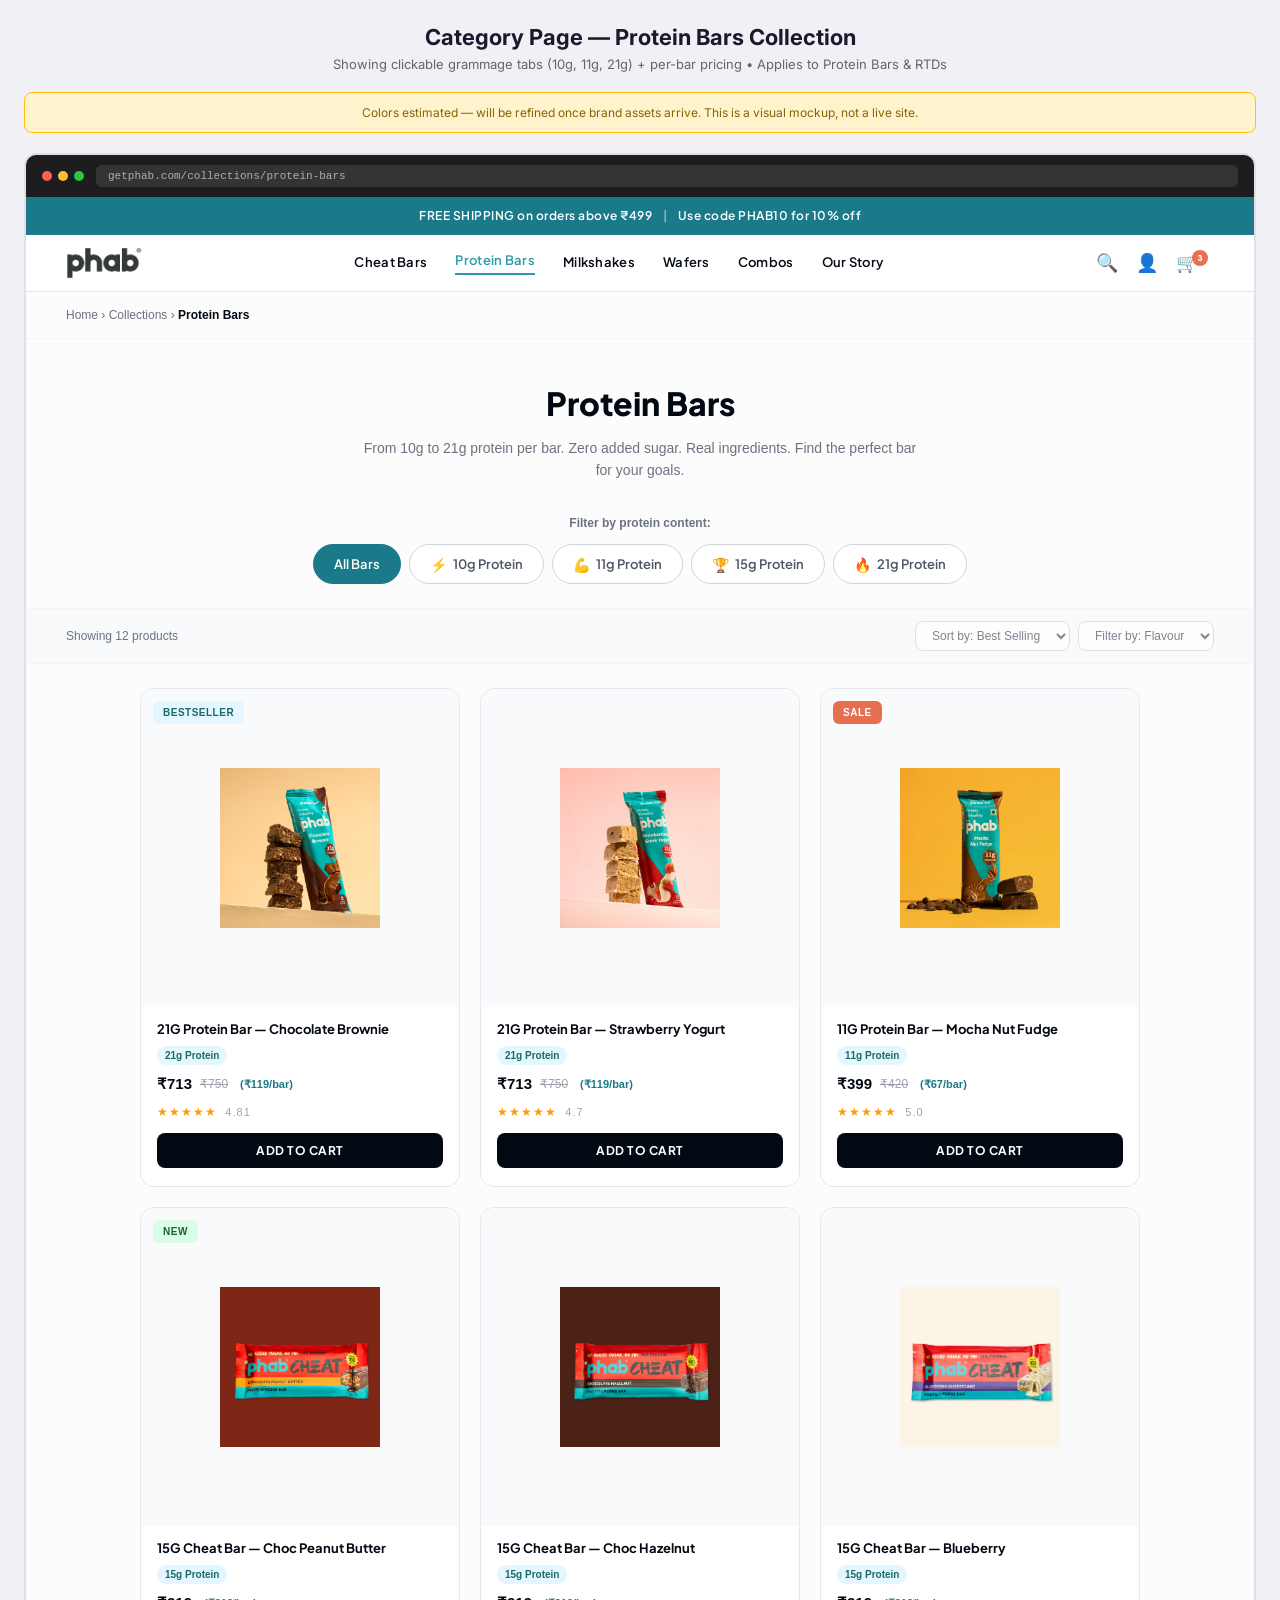
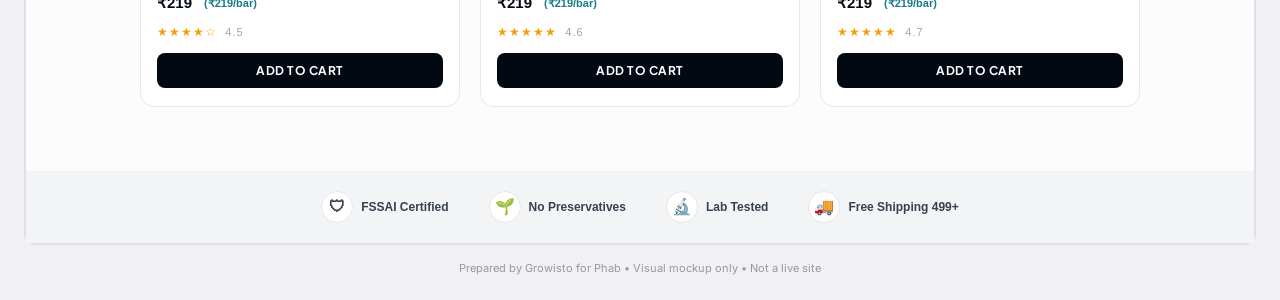
<file: mockup-category-page.html>
<!DOCTYPE html>
<html lang="en">
<head>
  <meta charset="UTF-8">
  <meta name="viewport" content="width=device-width, initial-scale=1.0">
  <title>Phab Category Page Mockup — Protein Bars Collection</title>
  <link rel="stylesheet" href="mockup-styles.css">
  <style>
    /* Minimal browser chrome + page styles (extracted from SPA) */
    *, *::before, *::after { box-sizing: border-box; margin: 0; padding: 0; }
    body { font-family: 'Inter', -apple-system, BlinkMacSystemFont, sans-serif; background: #f0f0f5; padding: 24px; color: #1a1a2e; }
    h1.page-title { font-size: 22px; font-weight: 700; margin-bottom: 6px; text-align: center; }
    p.page-subtitle { font-size: 13px; color: #666; margin-bottom: 20px; text-align: center; }
    .wireframe-device { border: 2px solid #e0e0e5; border-radius: 12px; overflow: visible; margin: 0 auto; background: #fafafa; max-width: 100%; }
    .wireframe-topbar { background: #1d1d20; padding: 10px 16px; display: flex; align-items: center; gap: 12px; border-radius: 10px 10px 0 0; }
    .wireframe-dots { display: flex; gap: 6px; }
    .wireframe-dots span { width: 10px; height: 10px; border-radius: 50%; background: rgba(255,255,255,0.15); }
    .wireframe-dots span:first-child { background: #ff5f57; }
    .wireframe-dots span:nth-child(2) { background: #ffbd2e; }
    .wireframe-dots span:nth-child(3) { background: #28c840; }
    .wireframe-url { flex: 1; background: rgba(255,255,255,0.1); padding: 5px 12px; border-radius: 6px; font-size: 11px; color: rgba(255,255,255,0.6); font-family: monospace; }
    .disclaimer { background: #fff3cd; border: 1px solid #ffc107; border-radius: 8px; padding: 12px 16px; margin-bottom: 20px; font-size: 12px; color: #856404; text-align: center; }
  </style>
</head>
<body>

  <h1 class="page-title">Category Page — Protein Bars Collection</h1>
  <p class="page-subtitle">Showing clickable grammage tabs (10g, 11g, 21g) + per-bar pricing &bull; Applies to Protein Bars &amp; RTDs</p>
  <div class="disclaimer">Colors estimated — will be refined once brand assets arrive. This is a visual mockup, not a live site.</div>

  <div class="wireframe-device desktop">
    <div class="wireframe-topbar">
      <div class="wireframe-dots"><span></span><span></span><span></span></div>
      <div class="wireframe-url">getphab.com/collections/protein-bars</div>
    </div>
    <div class="mockup-container dir1 mk-category-page">

      <!-- Announcement Bar -->
      <div class="mk-announce">
        FREE SHIPPING on orders above &#8377;499 <span>|</span> Use code PHAB10 for 10% off
      </div>

      <!-- Header -->
      <div class="mk-header">
        <img src="images/logo/phab-logo-black.png" alt="Phab" class="mk-logo" loading="lazy">
        <nav class="mk-nav">
          <a href="#">Cheat Bars</a>
          <a href="#" class="mk-nav-active">Protein Bars</a>
          <a href="#">Milkshakes</a>
          <a href="#">Wafers</a>
          <a href="#">Combos</a>
          <a href="#">Our Story</a>
        </nav>
        <div class="mk-header-icons">
          <span>&#128269;</span>
          <span>&#128100;</span>
          <span>&#128722;<span class="mk-cart-badge">3</span></span>
        </div>
      </div>

      <!-- Breadcrumbs -->
      <div class="mk-breadcrumbs">Home &rsaquo; Collections &rsaquo; <strong>Protein Bars</strong></div>

      <!-- Category Banner -->
      <div class="mk-cat-banner">
        <h1>Protein Bars</h1>
        <p>From 10g to 21g protein per bar. Zero added sugar. Real ingredients. Find the perfect bar for your goals.</p>
      </div>

      <!-- Grammage Tabs -->
      <div class="mk-grammage-section">
        <div class="mk-grammage-label">Filter by protein content:</div>
        <div class="mk-grammage-tabs">
          <button class="mk-grammage-tab active" onclick="this.parentElement.querySelectorAll('.mk-grammage-tab').forEach(t=>t.classList.remove('active'));this.classList.add('active');">All Bars</button>
          <button class="mk-grammage-tab" onclick="this.parentElement.querySelectorAll('.mk-grammage-tab').forEach(t=>t.classList.remove('active'));this.classList.add('active');">
            <span class="mk-grammage-icon">&#9889;</span> 10g Protein
          </button>
          <button class="mk-grammage-tab" onclick="this.parentElement.querySelectorAll('.mk-grammage-tab').forEach(t=>t.classList.remove('active'));this.classList.add('active');">
            <span class="mk-grammage-icon">&#128170;</span> 11g Protein
          </button>
          <button class="mk-grammage-tab" onclick="this.parentElement.querySelectorAll('.mk-grammage-tab').forEach(t=>t.classList.remove('active'));this.classList.add('active');">
            <span class="mk-grammage-icon">&#127942;</span> 15g Protein
          </button>
          <button class="mk-grammage-tab" onclick="this.parentElement.querySelectorAll('.mk-grammage-tab').forEach(t=>t.classList.remove('active'));this.classList.add('active');">
            <span class="mk-grammage-icon">&#128293;</span> 21g Protein
          </button>
        </div>
      </div>

      <!-- Sort & Filter Bar -->
      <div class="mk-filter-bar">
        <div class="mk-filter-count">Showing 12 products</div>
        <div class="mk-filter-controls">
          <select class="mk-filter-select" disabled>
            <option>Sort by: Best Selling</option>
          </select>
          <select class="mk-filter-select" disabled>
            <option>Filter by: Flavour</option>
          </select>
        </div>
      </div>

      <!-- Product Grid -->
      <div class="mk-product-grid mk-cat-product-grid">
        <div class="mk-product-card">
          <div class="mk-product-img"><span class="mk-product-badge mk-badge-best">BESTSELLER</span><img src="images/products/21g-bar-choc-brownie.png" alt="21G Chocolate Brownie" loading="lazy"></div>
          <div class="mk-product-info">
            <h3 class="mk-product-name">21G Protein Bar &mdash; Chocolate Brownie</h3>
            <div class="mk-protein-pill">21g Protein</div>
            <div class="mk-product-price"><span class="mk-price-current">&#8377;713</span><span class="mk-price-original">&#8377;750</span><span class="mk-per-unit">(&#8377;119/bar)</span></div>
            <div class="mk-stars">&#9733;&#9733;&#9733;&#9733;&#9733; <span>4.81</span></div>
            <button class="mk-atc-btn">Add to Cart</button>
          </div>
        </div>
        <div class="mk-product-card">
          <div class="mk-product-img"><img src="images/products/21g-bar-strawberry-yogurt.png" alt="21G Strawberry Yogurt" loading="lazy"></div>
          <div class="mk-product-info">
            <h3 class="mk-product-name">21G Protein Bar &mdash; Strawberry Yogurt</h3>
            <div class="mk-protein-pill">21g Protein</div>
            <div class="mk-product-price"><span class="mk-price-current">&#8377;713</span><span class="mk-price-original">&#8377;750</span><span class="mk-per-unit">(&#8377;119/bar)</span></div>
            <div class="mk-stars">&#9733;&#9733;&#9733;&#9733;&#9733; <span>4.7</span></div>
            <button class="mk-atc-btn">Add to Cart</button>
          </div>
        </div>
        <div class="mk-product-card">
          <div class="mk-product-img"><span class="mk-product-badge mk-badge-sale">SALE</span><img src="images/products/11g-bar-mocha-fudge.png" alt="11G Mocha Nut Fudge" loading="lazy"></div>
          <div class="mk-product-info">
            <h3 class="mk-product-name">11G Protein Bar &mdash; Mocha Nut Fudge</h3>
            <div class="mk-protein-pill">11g Protein</div>
            <div class="mk-product-price"><span class="mk-price-current">&#8377;399</span><span class="mk-price-original">&#8377;420</span><span class="mk-per-unit">(&#8377;67/bar)</span></div>
            <div class="mk-stars">&#9733;&#9733;&#9733;&#9733;&#9733; <span>5.0</span></div>
            <button class="mk-atc-btn">Add to Cart</button>
          </div>
        </div>
        <div class="mk-product-card">
          <div class="mk-product-img"><span class="mk-product-badge mk-badge-new">NEW</span><img src="images/products/cheat-bar-choc-peanut-butter.jpg" alt="Choc PB" loading="lazy"></div>
          <div class="mk-product-info">
            <h3 class="mk-product-name">15G Cheat Bar &mdash; Choc Peanut Butter</h3>
            <div class="mk-protein-pill">15g Protein</div>
            <div class="mk-product-price"><span class="mk-price-current">&#8377;219</span><span class="mk-per-unit">(&#8377;219/bar)</span></div>
            <div class="mk-stars">&#9733;&#9733;&#9733;&#9733;&#9734; <span>4.5</span></div>
            <button class="mk-atc-btn">Add to Cart</button>
          </div>
        </div>
        <div class="mk-product-card">
          <div class="mk-product-img"><img src="images/products/cheat-bar-choc-hazelnut.jpg" alt="Choc Hazelnut" loading="lazy"></div>
          <div class="mk-product-info">
            <h3 class="mk-product-name">15G Cheat Bar &mdash; Choc Hazelnut</h3>
            <div class="mk-protein-pill">15g Protein</div>
            <div class="mk-product-price"><span class="mk-price-current">&#8377;219</span><span class="mk-per-unit">(&#8377;219/bar)</span></div>
            <div class="mk-stars">&#9733;&#9733;&#9733;&#9733;&#9733; <span>4.6</span></div>
            <button class="mk-atc-btn">Add to Cart</button>
          </div>
        </div>
        <div class="mk-product-card">
          <div class="mk-product-img"><img src="images/products/cheat-bar-blueberry.jpg" alt="Blueberry" loading="lazy"></div>
          <div class="mk-product-info">
            <h3 class="mk-product-name">15G Cheat Bar &mdash; Blueberry</h3>
            <div class="mk-protein-pill">15g Protein</div>
            <div class="mk-product-price"><span class="mk-price-current">&#8377;219</span><span class="mk-per-unit">(&#8377;219/bar)</span></div>
            <div class="mk-stars">&#9733;&#9733;&#9733;&#9733;&#9733; <span>4.7</span></div>
            <button class="mk-atc-btn">Add to Cart</button>
          </div>
        </div>
      </div>

      <!-- Trust bar -->
      <div class="mk-trust" style="margin-top:24px;">
        <div class="mk-trust-item"><div class="mk-trust-icon">&#128737;</div> FSSAI Certified</div>
        <div class="mk-trust-item"><div class="mk-trust-icon">&#127793;</div> No Preservatives</div>
        <div class="mk-trust-item"><div class="mk-trust-icon">&#128300;</div> Lab Tested</div>
        <div class="mk-trust-item"><div class="mk-trust-icon">&#128666;</div> Free Shipping 499+</div>
      </div>

    </div><!-- end mockup-container -->
  </div><!-- end wireframe-device -->

  <p style="text-align:center;font-size:11px;color:#999;margin-top:16px;">Prepared by Growisto for Phab &bull; Visual mockup only &bull; Not a live site</p>

</body>
</html>
</file>
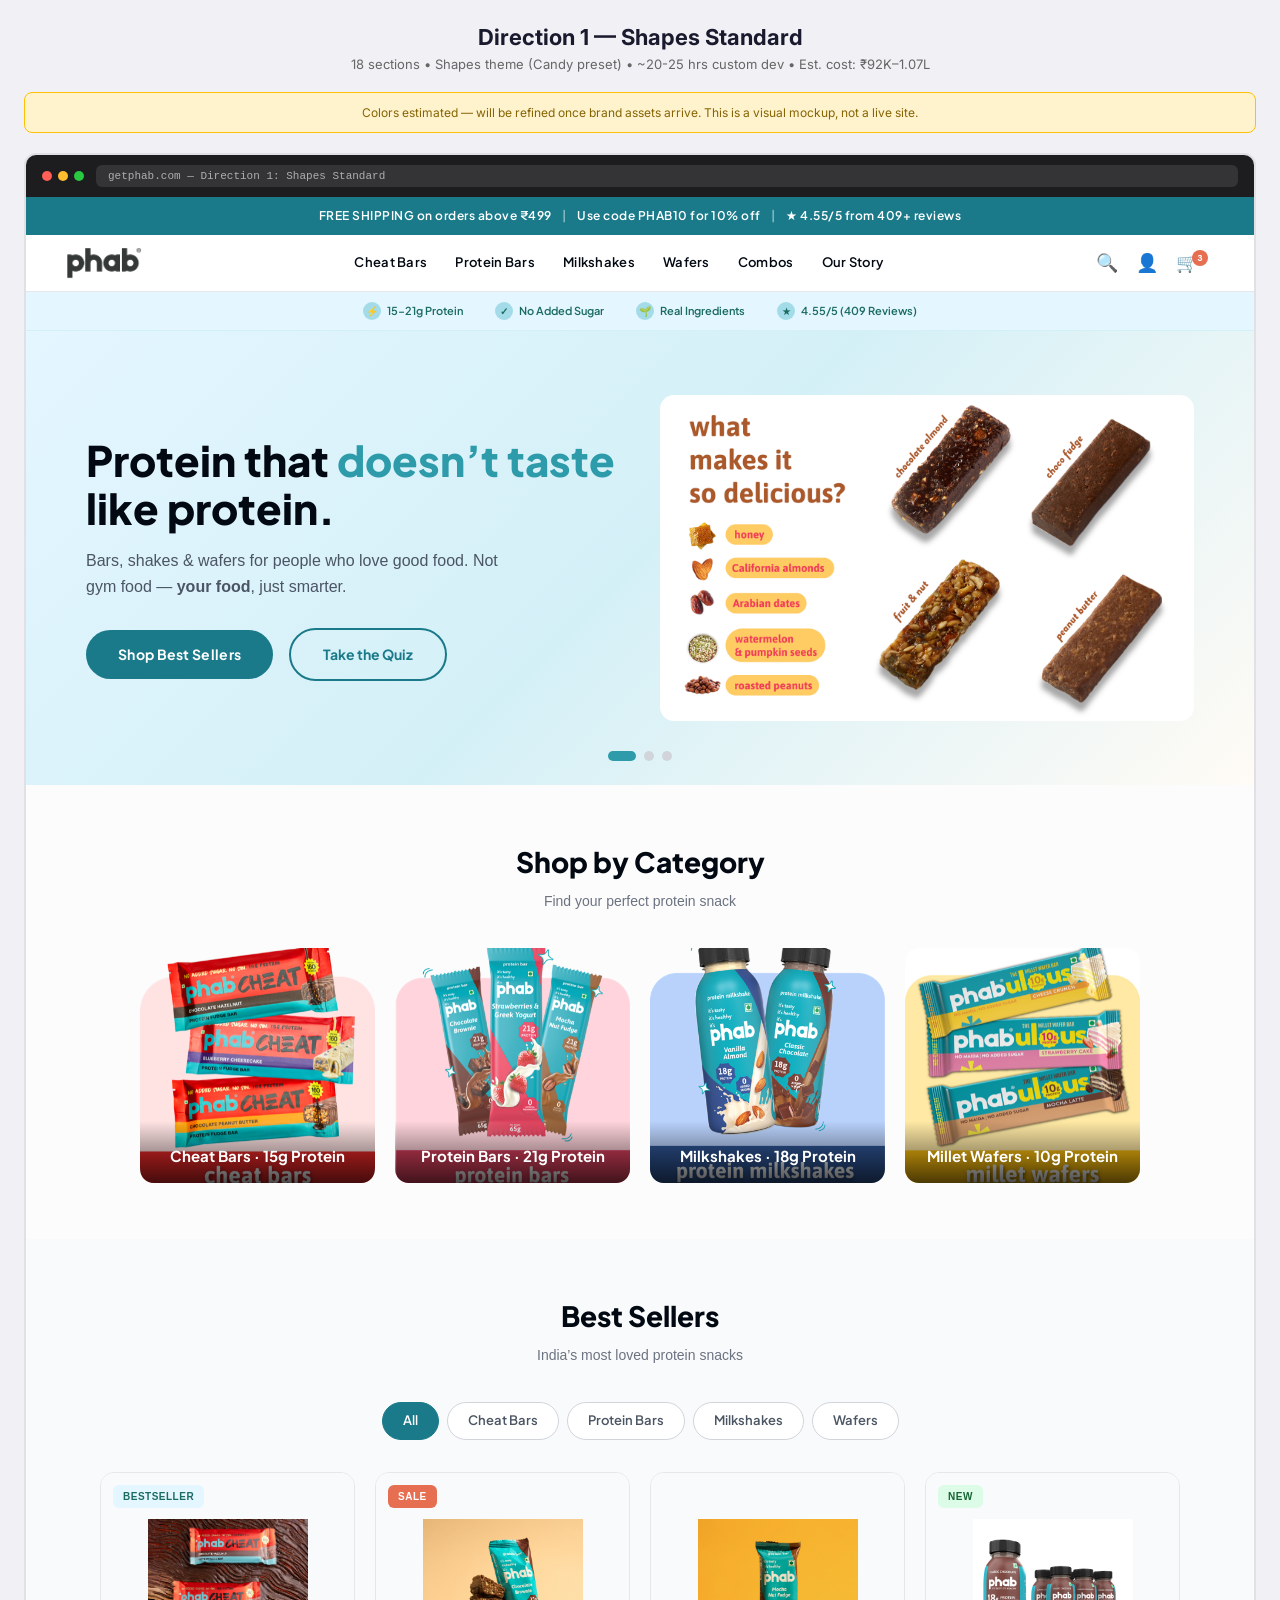
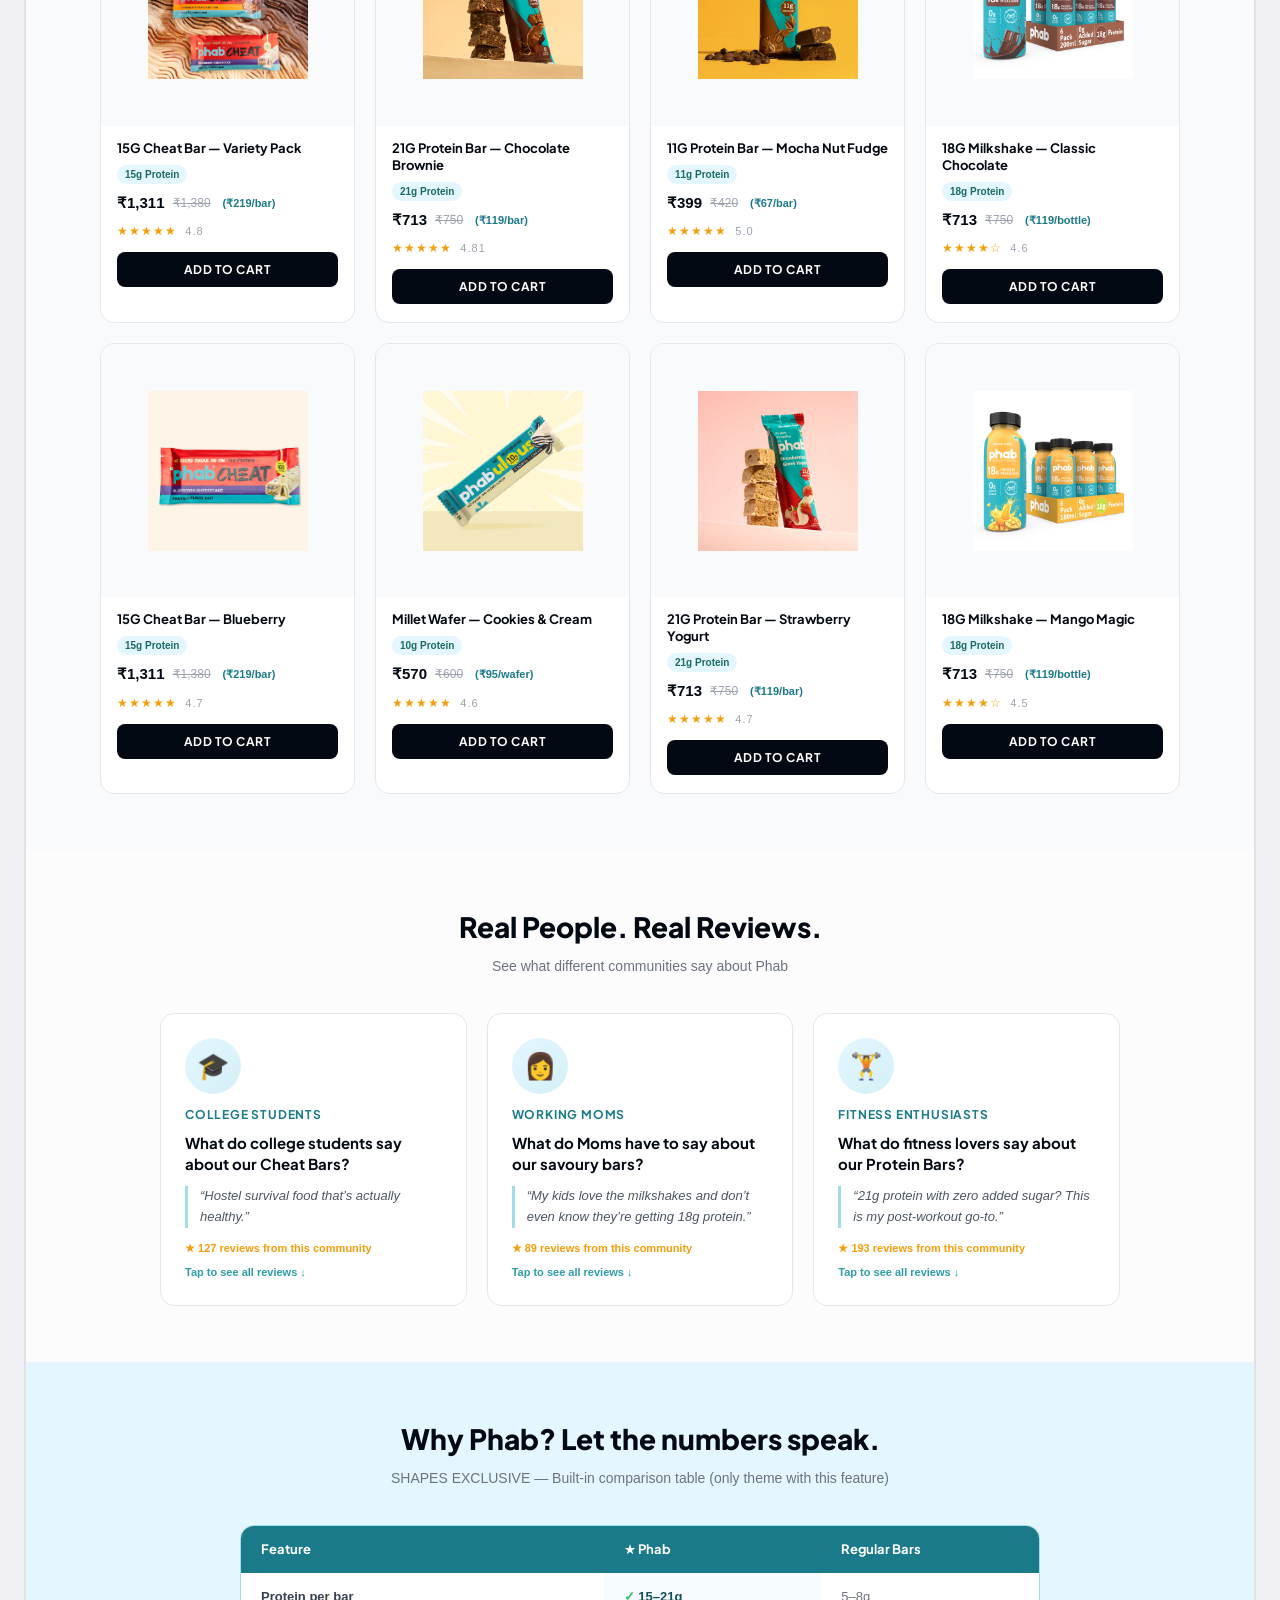
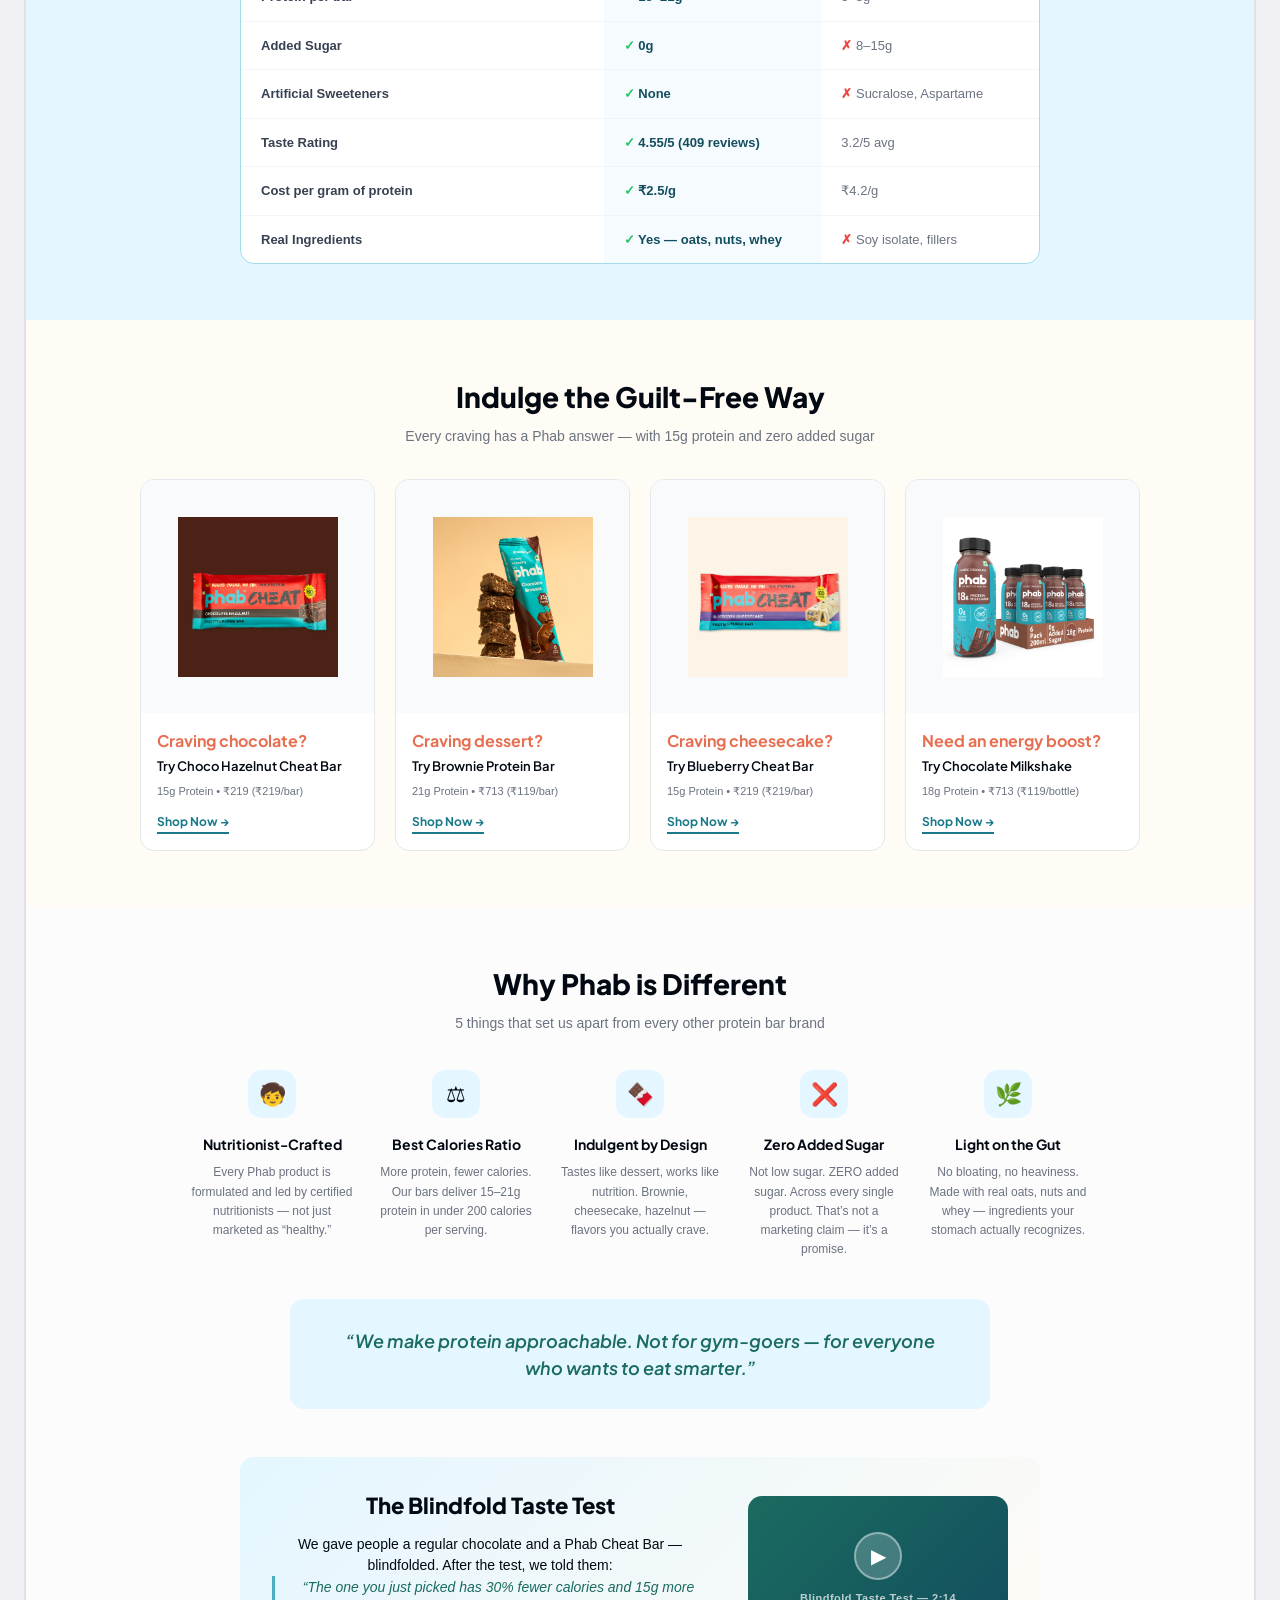
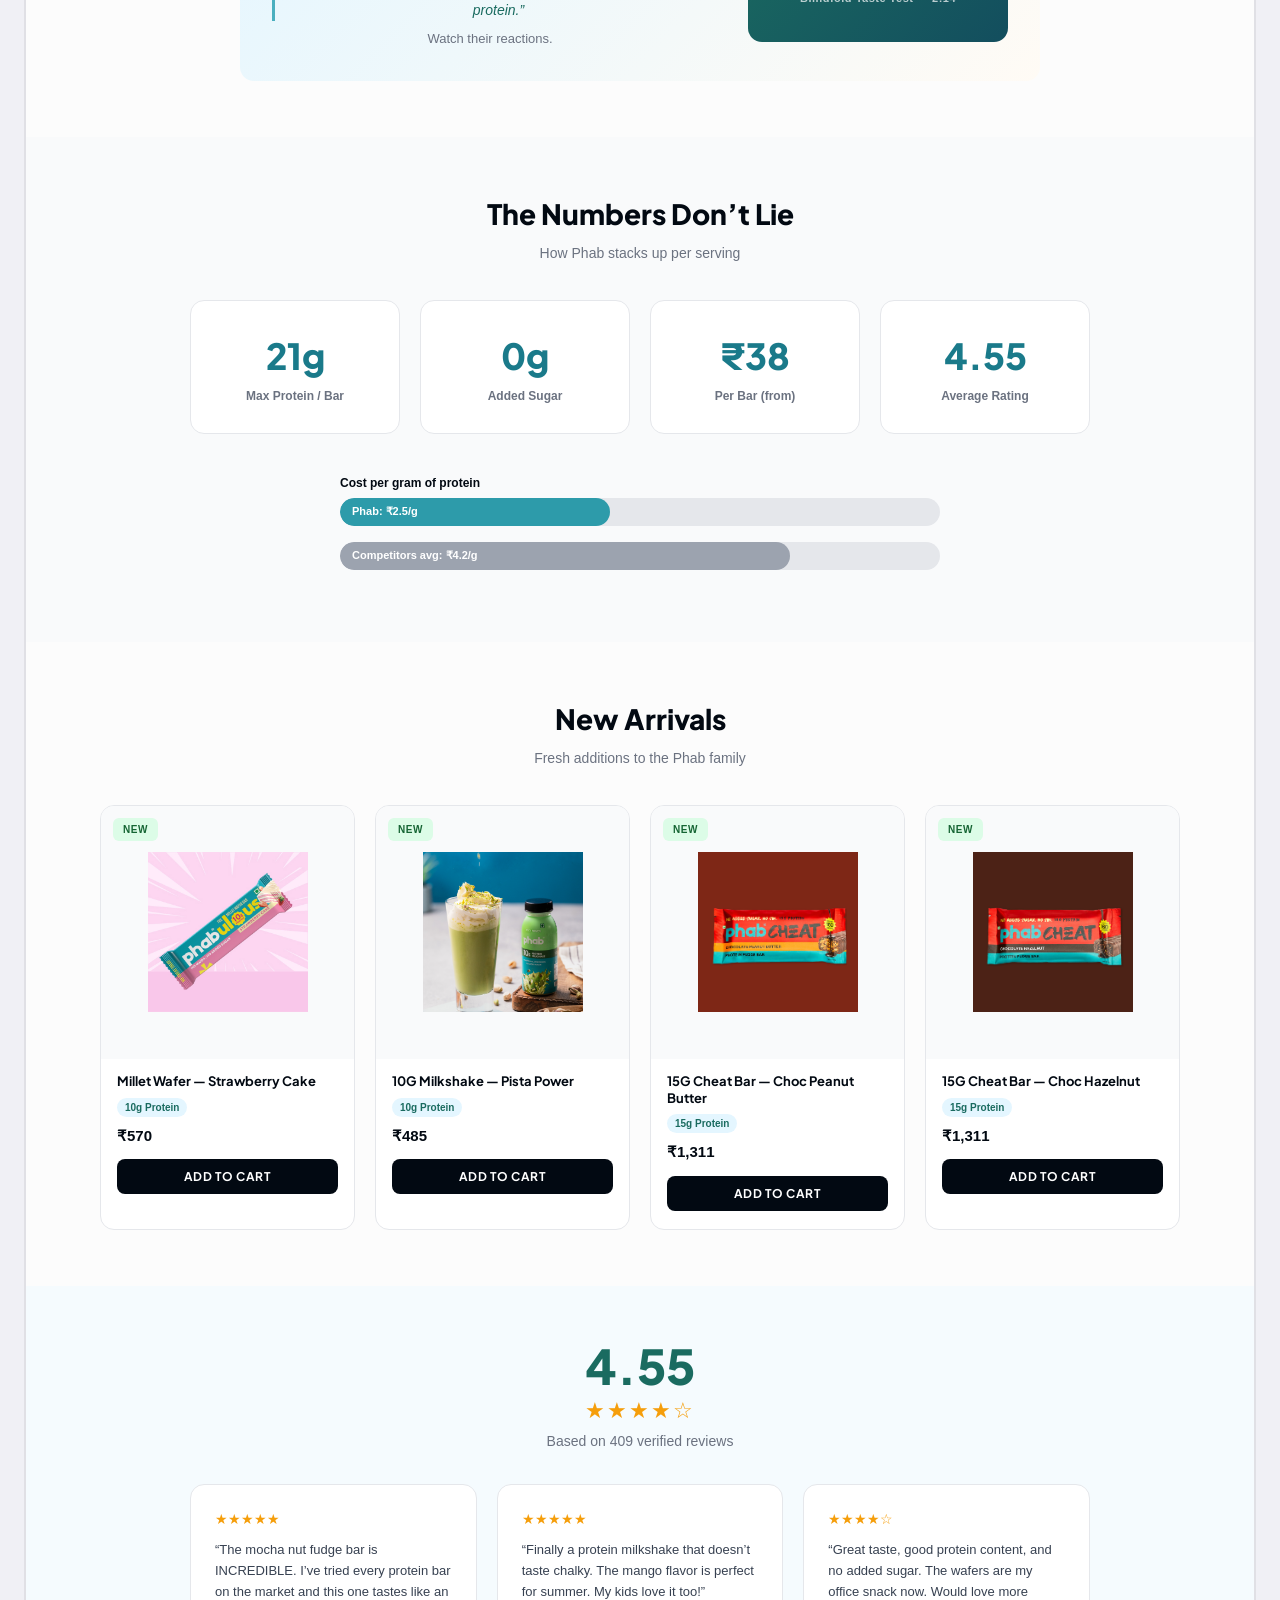
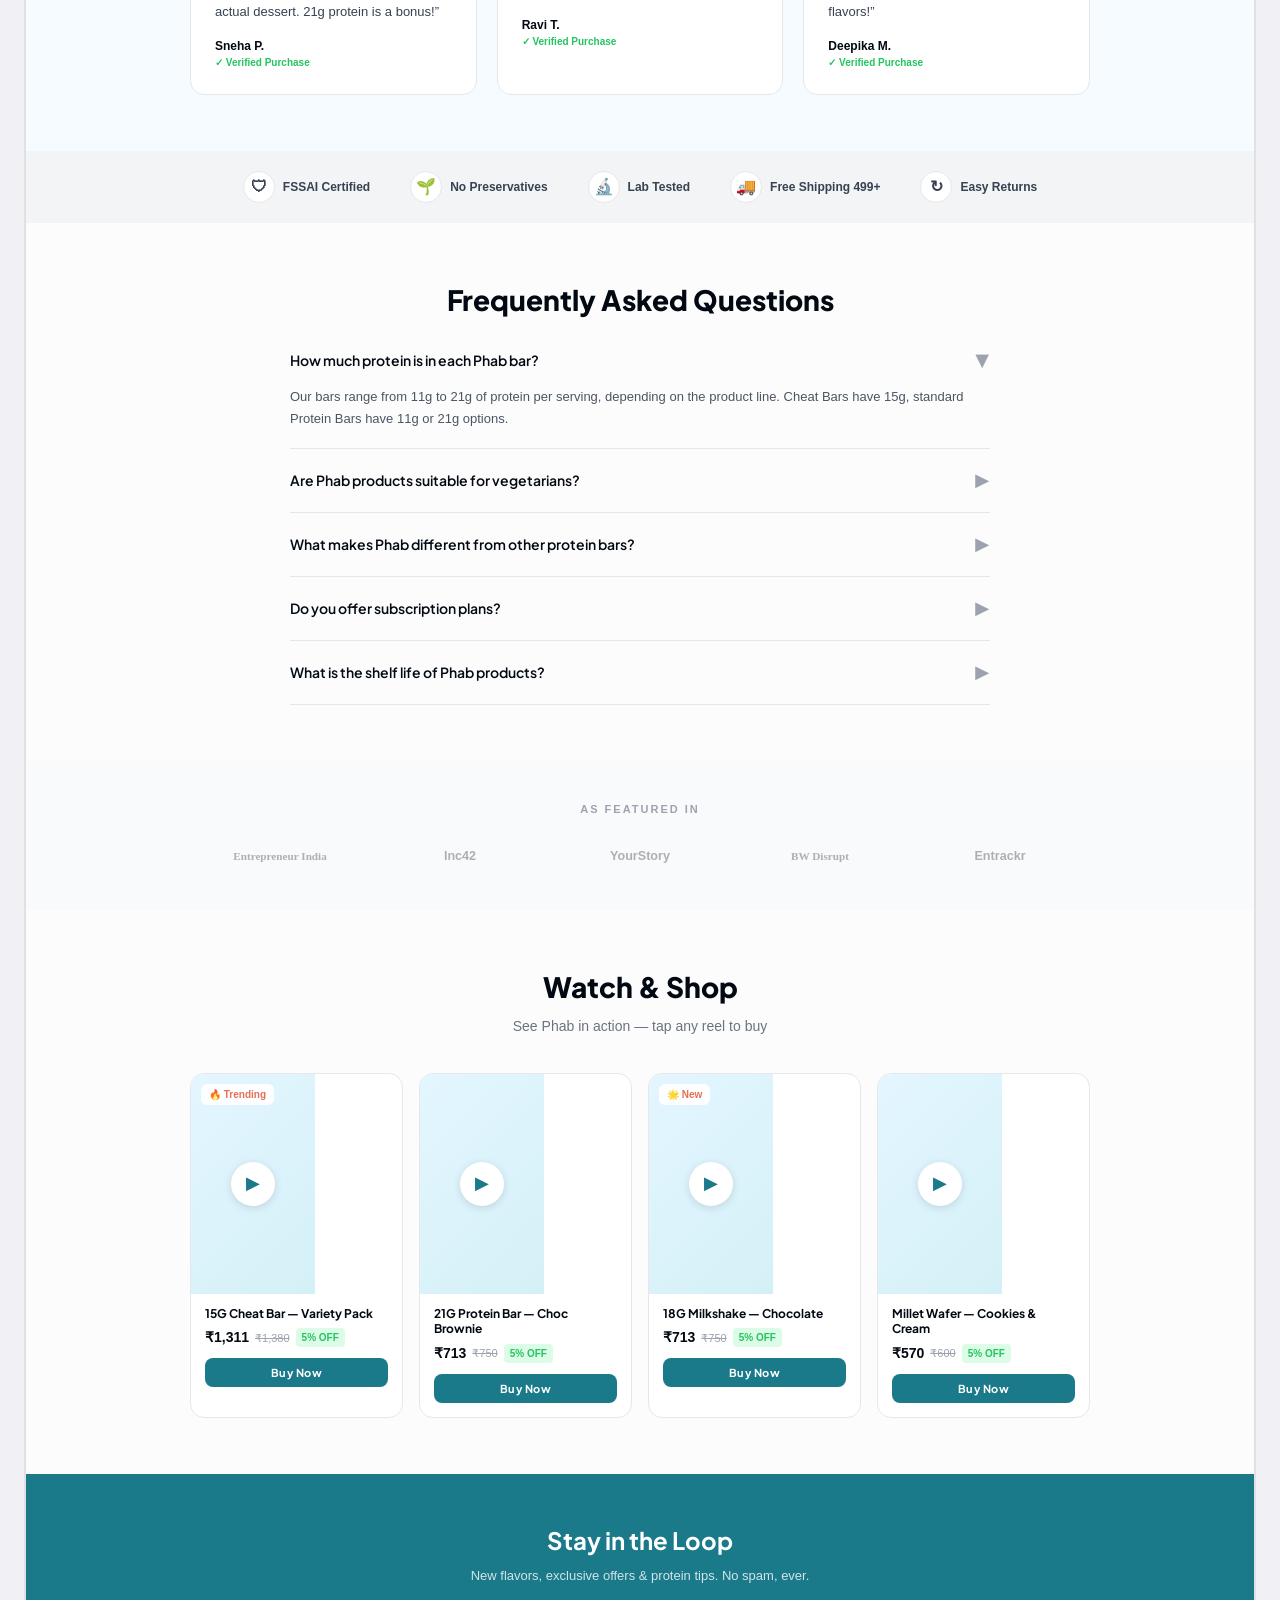
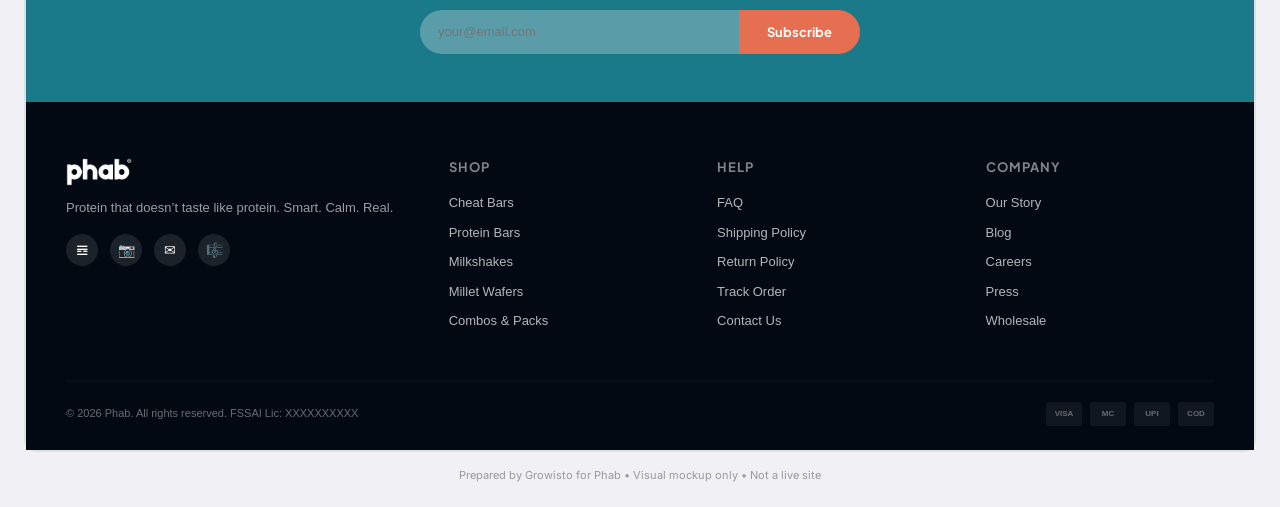
<file: mockup-direction-1.html>
<!DOCTYPE html>
<html lang="en">
<head>
  <meta charset="UTF-8">
  <meta name="viewport" content="width=device-width, initial-scale=1.0">
  <title>Phab Homepage Mockup — Direction 1: Shapes Standard</title>
  <link rel="stylesheet" href="mockup-styles.css">
  <style>
    /* Minimal browser chrome + page styles (extracted from SPA) */
    *, *::before, *::after { box-sizing: border-box; margin: 0; padding: 0; }
    body { font-family: 'Inter', -apple-system, BlinkMacSystemFont, sans-serif; background: #f0f0f5; padding: 24px; color: #1a1a2e; }
    h1.page-title { font-size: 22px; font-weight: 700; margin-bottom: 6px; text-align: center; }
    p.page-subtitle { font-size: 13px; color: #666; margin-bottom: 20px; text-align: center; }
    .wireframe-device { border: 2px solid #e0e0e5; border-radius: 12px; overflow: visible; margin: 0 auto; background: #fafafa; max-width: 100%; }
    .wireframe-topbar { background: #1d1d20; padding: 10px 16px; display: flex; align-items: center; gap: 12px; border-radius: 10px 10px 0 0; }
    .wireframe-dots { display: flex; gap: 6px; }
    .wireframe-dots span { width: 10px; height: 10px; border-radius: 50%; background: rgba(255,255,255,0.15); }
    .wireframe-dots span:first-child { background: #ff5f57; }
    .wireframe-dots span:nth-child(2) { background: #ffbd2e; }
    .wireframe-dots span:nth-child(3) { background: #28c840; }
    .wireframe-url { flex: 1; background: rgba(255,255,255,0.1); padding: 5px 12px; border-radius: 6px; font-size: 11px; color: rgba(255,255,255,0.6); font-family: monospace; }
    .disclaimer { background: #fff3cd; border: 1px solid #ffc107; border-radius: 8px; padding: 12px 16px; margin-bottom: 20px; font-size: 12px; color: #856404; text-align: center; }
  </style>
</head>
<body>

  <h1 class="page-title">Direction 1 — Shapes Standard</h1>
  <p class="page-subtitle">18 sections &bull; Shapes theme (Candy preset) &bull; ~20-25 hrs custom dev &bull; Est. cost: &#8377;92K–1.07L</p>
  <div class="disclaimer">Colors estimated — will be refined once brand assets arrive. This is a visual mockup, not a live site.</div>

  <div class="wireframe-device desktop">
    <div class="wireframe-topbar">
      <div class="wireframe-dots"><span></span><span></span><span></span></div>
      <div class="wireframe-url">getphab.com — Direction 1: Shapes Standard</div>
    </div>
    <div class="mockup-container dir1">

      <!-- 1. Announcement Bar -->
      <div class="mk-announce">
        FREE SHIPPING on orders above &#8377;499 <span>|</span> Use code PHAB10 for 10% off <span>|</span> &#9733; 4.55/5 from 409+ reviews
      </div>

      <!-- 2. Header -->
      <div class="mk-header">
        <img src="images/logo/phab-logo-black.png" alt="Phab" class="mk-logo" loading="lazy">
        <nav class="mk-nav">
          <a href="#">Cheat Bars</a>
          <a href="#">Protein Bars</a>
          <a href="#">Milkshakes</a>
          <a href="#">Wafers</a>
          <a href="#">Combos</a>
          <a href="#">Our Story</a>
        </nav>
        <div class="mk-header-icons">
          <span>&#128269;</span>
          <span>&#128100;</span>
          <span>&#128722;<span class="mk-cart-badge">3</span></span>
        </div>
      </div>
      <div class="mk-usp-bar">
        <div class="mk-usp-item"><span class="mk-usp-icon">&#9889;</span> 15-21g Protein</div>
        <div class="mk-usp-item"><span class="mk-usp-icon">&#10003;</span> No Added Sugar</div>
        <div class="mk-usp-item"><span class="mk-usp-icon">&#127793;</span> Real Ingredients</div>
        <div class="mk-usp-item"><span class="mk-usp-icon">&#9733;</span> 4.55/5 (409 Reviews)</div>
      </div>

      <!-- 3. Hero Banner -->
      <div class="mk-hero">
        <div class="mk-hero-text">
          <h1>Protein that <em>doesn&rsquo;t taste</em> like protein.</h1>
          <p>Bars, shakes &amp; wafers for people who love good food. Not gym food &mdash; <strong>your food</strong>, just smarter.</p>
          <a href="#" class="mk-btn">Shop Best Sellers</a>
          <a href="#" class="mk-btn-outline">Take the Quiz</a>
        </div>
        <div class="mk-hero-img">
          <img src="images/hero/hero-banner-2-energy-bars.png" alt="Phab Energy Bars" loading="lazy">
        </div>
        <div class="mk-hero-dots"><span class="active"></span><span></span><span></span></div>
      </div>

      <!-- 4. Category Tiles -->
      <div class="mk-categories">
        <h2 class="mk-section-title">Shop by Category</h2>
        <p class="mk-section-sub">Find your perfect protein snack</p>
        <div class="mk-cat-grid">
          <div class="mk-cat-card"><img src="images/categories/cat-cheat-bars.png" alt="Cheat Bars" loading="lazy"><div class="mk-cat-label">Cheat Bars &middot; 15g Protein</div></div>
          <div class="mk-cat-card"><img src="images/categories/cat-protein-bars.png" alt="Protein Bars" loading="lazy"><div class="mk-cat-label">Protein Bars &middot; 21g Protein</div></div>
          <div class="mk-cat-card"><img src="images/categories/cat-milkshakes.png" alt="Milkshakes" loading="lazy"><div class="mk-cat-label">Milkshakes &middot; 18g Protein</div></div>
          <div class="mk-cat-card"><img src="images/categories/cat-millet-wafers.png" alt="Millet Wafers" loading="lazy"><div class="mk-cat-label">Millet Wafers &middot; 10g Protein</div></div>
        </div>
      </div>

      <!-- 5. Best Sellers -->
      <div class="mk-bestsellers">
        <h2 class="mk-section-title">Best Sellers</h2>
        <p class="mk-section-sub">India&rsquo;s most loved protein snacks</p>
        <div class="mk-tabs">
          <div class="mk-tab active">All</div>
          <div class="mk-tab">Cheat Bars</div>
          <div class="mk-tab">Protein Bars</div>
          <div class="mk-tab">Milkshakes</div>
          <div class="mk-tab">Wafers</div>
        </div>
        <div class="mk-product-grid">
          <div class="mk-product-card">
            <div class="mk-product-img"><span class="mk-product-badge mk-badge-best">BESTSELLER</span><img src="images/products/cheat-bar-variety-pack.jpg" alt="Cheat Bar Variety Pack" loading="lazy"></div>
            <div class="mk-product-info"><h3 class="mk-product-name">15G Cheat Bar &mdash; Variety Pack</h3><div class="mk-protein-pill">15g Protein</div><div class="mk-product-price"><span class="mk-price-current">&#8377;1,311</span><span class="mk-price-original">&#8377;1,380</span><span class="mk-per-unit">(&#8377;219/bar)</span></div><div class="mk-stars">&#9733;&#9733;&#9733;&#9733;&#9733; <span>4.8</span></div><button class="mk-atc-btn">Add to Cart</button></div>
          </div>
          <div class="mk-product-card">
            <div class="mk-product-img"><span class="mk-product-badge mk-badge-sale">SALE</span><img src="images/products/21g-bar-choc-brownie.png" alt="21G Chocolate Brownie" loading="lazy"></div>
            <div class="mk-product-info"><h3 class="mk-product-name">21G Protein Bar &mdash; Chocolate Brownie</h3><div class="mk-protein-pill">21g Protein</div><div class="mk-product-price"><span class="mk-price-current">&#8377;713</span><span class="mk-price-original">&#8377;750</span><span class="mk-per-unit">(&#8377;119/bar)</span></div><div class="mk-stars">&#9733;&#9733;&#9733;&#9733;&#9733; <span>4.81</span></div><button class="mk-atc-btn">Add to Cart</button></div>
          </div>
          <div class="mk-product-card">
            <div class="mk-product-img"><img src="images/products/11g-bar-mocha-fudge.png" alt="11G Mocha Nut Fudge" loading="lazy"></div>
            <div class="mk-product-info"><h3 class="mk-product-name">11G Protein Bar &mdash; Mocha Nut Fudge</h3><div class="mk-protein-pill">11g Protein</div><div class="mk-product-price"><span class="mk-price-current">&#8377;399</span><span class="mk-price-original">&#8377;420</span><span class="mk-per-unit">(&#8377;67/bar)</span></div><div class="mk-stars">&#9733;&#9733;&#9733;&#9733;&#9733; <span>5.0</span></div><button class="mk-atc-btn">Add to Cart</button></div>
          </div>
          <div class="mk-product-card">
            <div class="mk-product-img"><span class="mk-product-badge mk-badge-new">NEW</span><img src="images/products/18g-milkshake-chocolate.jpg" alt="18G Chocolate Milkshake" loading="lazy"></div>
            <div class="mk-product-info"><h3 class="mk-product-name">18G Milkshake &mdash; Classic Chocolate</h3><div class="mk-protein-pill">18g Protein</div><div class="mk-product-price"><span class="mk-price-current">&#8377;713</span><span class="mk-price-original">&#8377;750</span><span class="mk-per-unit">(&#8377;119/bottle)</span></div><div class="mk-stars">&#9733;&#9733;&#9733;&#9733;&#9734; <span>4.6</span></div><button class="mk-atc-btn">Add to Cart</button></div>
          </div>
          <div class="mk-product-card">
            <div class="mk-product-img"><img src="images/products/cheat-bar-blueberry.jpg" alt="Cheat Bar Blueberry" loading="lazy"></div>
            <div class="mk-product-info"><h3 class="mk-product-name">15G Cheat Bar &mdash; Blueberry</h3><div class="mk-protein-pill">15g Protein</div><div class="mk-product-price"><span class="mk-price-current">&#8377;1,311</span><span class="mk-price-original">&#8377;1,380</span><span class="mk-per-unit">(&#8377;219/bar)</span></div><div class="mk-stars">&#9733;&#9733;&#9733;&#9733;&#9733; <span>4.7</span></div><button class="mk-atc-btn">Add to Cart</button></div>
          </div>
          <div class="mk-product-card">
            <div class="mk-product-img"><img src="images/products/wafer-cookies-cream.jpg" alt="Wafer Cookies &amp; Cream" loading="lazy"></div>
            <div class="mk-product-info"><h3 class="mk-product-name">Millet Wafer &mdash; Cookies &amp; Cream</h3><div class="mk-protein-pill">10g Protein</div><div class="mk-product-price"><span class="mk-price-current">&#8377;570</span><span class="mk-price-original">&#8377;600</span><span class="mk-per-unit">(&#8377;95/wafer)</span></div><div class="mk-stars">&#9733;&#9733;&#9733;&#9733;&#9733; <span>4.6</span></div><button class="mk-atc-btn">Add to Cart</button></div>
          </div>
          <div class="mk-product-card">
            <div class="mk-product-img"><img src="images/products/21g-bar-strawberry-yogurt.png" alt="21G Strawberry Yogurt" loading="lazy"></div>
            <div class="mk-product-info"><h3 class="mk-product-name">21G Protein Bar &mdash; Strawberry Yogurt</h3><div class="mk-protein-pill">21g Protein</div><div class="mk-product-price"><span class="mk-price-current">&#8377;713</span><span class="mk-price-original">&#8377;750</span><span class="mk-per-unit">(&#8377;119/bar)</span></div><div class="mk-stars">&#9733;&#9733;&#9733;&#9733;&#9733; <span>4.7</span></div><button class="mk-atc-btn">Add to Cart</button></div>
          </div>
          <div class="mk-product-card">
            <div class="mk-product-img"><img src="images/products/18g-milkshake-mango.jpg" alt="18G Mango Magic" loading="lazy"></div>
            <div class="mk-product-info"><h3 class="mk-product-name">18G Milkshake &mdash; Mango Magic</h3><div class="mk-protein-pill">18g Protein</div><div class="mk-product-price"><span class="mk-price-current">&#8377;713</span><span class="mk-price-original">&#8377;750</span><span class="mk-per-unit">(&#8377;119/bottle)</span></div><div class="mk-stars">&#9733;&#9733;&#9733;&#9733;&#9734; <span>4.5</span></div><button class="mk-atc-btn">Add to Cart</button></div>
          </div>
        </div>
      </div>

      <!-- 6. Social Proof Wall -->
      <div class="mk-social-wall">
        <h2 class="mk-section-title">Real People. Real Reviews.</h2>
        <p class="mk-section-sub">See what different communities say about Phab</p>
        <div class="mk-wall-grid">
          <div class="mk-wall-card" onclick="this.classList.toggle('expanded')">
            <div class="mk-wall-photo"><span class="mk-wall-emoji">&#127891;</span></div>
            <div class="mk-wall-category">College Students</div>
            <div class="mk-wall-question">What do college students say about our Cheat Bars?</div>
            <div class="mk-wall-featured-quote">&ldquo;Hostel survival food that&rsquo;s actually healthy.&rdquo;</div>
            <div class="mk-wall-count">&#9733; 127 reviews from this community</div>
            <div class="mk-wall-expand-label">Tap to see all reviews &darr;</div>
            <div class="mk-wall-reviews-panel">
              <div class="mk-wall-review"><div class="mk-wall-review-stars">&#9733;&#9733;&#9733;&#9733;&#9733;</div><p>&ldquo;Finally a protein bar that tastes like a chocolate bar. I keep a box in my hostel room.&rdquo;</p><span class="mk-wall-review-author">Priya S., 22 &bull; Delhi &bull; Verified</span></div>
              <div class="mk-wall-review"><div class="mk-wall-review-stars">&#9733;&#9733;&#9733;&#9733;&#9733;</div><p>&ldquo;My roommate got me hooked. We order the variety pack every month. Way better than Maggi.&rdquo;</p><span class="mk-wall-review-author">Aarav K., 20 &bull; Pune &bull; Verified</span></div>
              <div class="mk-wall-review"><div class="mk-wall-review-stars">&#9733;&#9733;&#9733;&#9733;&#9734;</div><p>&ldquo;Perfect for late-night study sessions. 15g protein keeps me full without the junk food guilt.&rdquo;</p><span class="mk-wall-review-author">Neha R., 21 &bull; Bangalore &bull; Verified</span></div>
            </div>
          </div>
          <div class="mk-wall-card" onclick="this.classList.toggle('expanded')">
            <div class="mk-wall-photo"><span class="mk-wall-emoji">&#128105;</span></div>
            <div class="mk-wall-category">Working Moms</div>
            <div class="mk-wall-question">What do Moms have to say about our savoury bars?</div>
            <div class="mk-wall-featured-quote">&ldquo;My kids love the milkshakes and don&rsquo;t even know they&rsquo;re getting 18g protein.&rdquo;</div>
            <div class="mk-wall-count">&#9733; 89 reviews from this community</div>
            <div class="mk-wall-expand-label">Tap to see all reviews &darr;</div>
            <div class="mk-wall-reviews-panel">
              <div class="mk-wall-review"><div class="mk-wall-review-stars">&#9733;&#9733;&#9733;&#9733;&#9733;</div><p>&ldquo;Packed these for my son&rsquo;s lunch box. He thinks it&rsquo;s a chocolate treat. Mom win!&rdquo;</p><span class="mk-wall-review-author">Anjali M., 35 &bull; Mumbai &bull; Verified</span></div>
              <div class="mk-wall-review"><div class="mk-wall-review-stars">&#9733;&#9733;&#9733;&#9733;&#9733;</div><p>&ldquo;Finally something healthy I don&rsquo;t have to fight my kids to eat. The milkshakes are a hit.&rdquo;</p><span class="mk-wall-review-author">Sunita G., 38 &bull; Hyderabad &bull; Verified</span></div>
              <div class="mk-wall-review"><div class="mk-wall-review-stars">&#9733;&#9733;&#9733;&#9733;&#9734;</div><p>&ldquo;I keep the wafers in my office drawer. Quick protein fix between meetings without the guilt.&rdquo;</p><span class="mk-wall-review-author">Meera T., 32 &bull; Chennai &bull; Verified</span></div>
            </div>
          </div>
          <div class="mk-wall-card" onclick="this.classList.toggle('expanded')">
            <div class="mk-wall-photo"><span class="mk-wall-emoji">&#127947;</span></div>
            <div class="mk-wall-category">Fitness Enthusiasts</div>
            <div class="mk-wall-question">What do fitness lovers say about our Protein Bars?</div>
            <div class="mk-wall-featured-quote">&ldquo;21g protein with zero added sugar? This is my post-workout go-to.&rdquo;</div>
            <div class="mk-wall-count">&#9733; 193 reviews from this community</div>
            <div class="mk-wall-expand-label">Tap to see all reviews &darr;</div>
            <div class="mk-wall-reviews-panel">
              <div class="mk-wall-review"><div class="mk-wall-review-stars">&#9733;&#9733;&#9733;&#9733;&#9733;</div><p>&ldquo;Best macro-friendly bar in India. 21g protein at &#8377;119/bar is unbeatable value.&rdquo;</p><span class="mk-wall-review-author">Rahul K., 28 &bull; Bangalore &bull; Verified</span></div>
              <div class="mk-wall-review"><div class="mk-wall-review-stars">&#9733;&#9733;&#9733;&#9733;&#9733;</div><p>&ldquo;I&rsquo;ve tried every protein bar on the market. This is the only one that doesn&rsquo;t taste like cardboard.&rdquo;</p><span class="mk-wall-review-author">Vikram P., 26 &bull; Delhi &bull; Verified</span></div>
              <div class="mk-wall-review"><div class="mk-wall-review-stars">&#9733;&#9733;&#9733;&#9733;&#9733;</div><p>&ldquo;My trainer recommended Phab. Zero sugar, real whey, and it actually tastes incredible.&rdquo;</p><span class="mk-wall-review-author">Aditi S., 30 &bull; Mumbai &bull; Verified</span></div>
            </div>
          </div>
        </div>
      </div>

      <!-- 7. Comparison Table (SHAPES EXCLUSIVE) -->
      <div class="mk-compare">
        <h2 class="mk-section-title">Why Phab? Let the numbers speak.</h2>
        <p class="mk-section-sub">SHAPES EXCLUSIVE &mdash; Built-in comparison table (only theme with this feature)</p>
        <div class="mk-compare-table">
          <div class="mk-compare-header"><div>Feature</div><div>&#9733; Phab</div><div>Regular Bars</div></div>
          <div class="mk-compare-row"><div class="mk-compare-feature">Protein per bar</div><div class="mk-compare-phab"><span class="mk-check">&#10003;</span> 15&ndash;21g</div><div class="mk-compare-other">5&ndash;8g</div></div>
          <div class="mk-compare-row"><div class="mk-compare-feature">Added Sugar</div><div class="mk-compare-phab"><span class="mk-check">&#10003;</span> 0g</div><div class="mk-compare-other"><span class="mk-cross">&#10007;</span> 8&ndash;15g</div></div>
          <div class="mk-compare-row"><div class="mk-compare-feature">Artificial Sweeteners</div><div class="mk-compare-phab"><span class="mk-check">&#10003;</span> None</div><div class="mk-compare-other"><span class="mk-cross">&#10007;</span> Sucralose, Aspartame</div></div>
          <div class="mk-compare-row"><div class="mk-compare-feature">Taste Rating</div><div class="mk-compare-phab"><span class="mk-check">&#10003;</span> 4.55/5 (409 reviews)</div><div class="mk-compare-other">3.2/5 avg</div></div>
          <div class="mk-compare-row"><div class="mk-compare-feature">Cost per gram of protein</div><div class="mk-compare-phab"><span class="mk-check">&#10003;</span> &#8377;2.5/g</div><div class="mk-compare-other">&#8377;4.2/g</div></div>
          <div class="mk-compare-row"><div class="mk-compare-feature">Real Ingredients</div><div class="mk-compare-phab"><span class="mk-check">&#10003;</span> Yes &mdash; oats, nuts, whey</div><div class="mk-compare-other"><span class="mk-cross">&#10007;</span> Soy isolate, fillers</div></div>
        </div>
      </div>

      <!-- 8. Indulgence — Craving Tiles -->
      <div class="mk-indulgence-v2">
        <h2 class="mk-section-title">Indulge the Guilt-Free Way</h2>
        <p class="mk-section-sub">Every craving has a Phab answer &mdash; with 15g protein and zero added sugar</p>
        <div class="mk-craving-grid">
          <div class="mk-craving-tile">
            <div class="mk-craving-img"><img src="images/products/cheat-bar-choc-hazelnut.jpg" alt="Chocolate Hazelnut Cheat Bar" loading="lazy"></div>
            <div class="mk-craving-text">
              <div class="mk-craving-prompt">Craving chocolate?</div>
              <div class="mk-craving-product">Try Choco Hazelnut Cheat Bar</div>
              <div class="mk-craving-meta">15g Protein &bull; &#8377;219 (&#8377;219/bar)</div>
              <a href="#" class="mk-craving-cta">Shop Now &rarr;</a>
            </div>
          </div>
          <div class="mk-craving-tile">
            <div class="mk-craving-img"><img src="images/products/21g-bar-choc-brownie.png" alt="Chocolate Brownie Protein Bar" loading="lazy"></div>
            <div class="mk-craving-text">
              <div class="mk-craving-prompt">Craving dessert?</div>
              <div class="mk-craving-product">Try Brownie Protein Bar</div>
              <div class="mk-craving-meta">21g Protein &bull; &#8377;713 (&#8377;119/bar)</div>
              <a href="#" class="mk-craving-cta">Shop Now &rarr;</a>
            </div>
          </div>
          <div class="mk-craving-tile">
            <div class="mk-craving-img"><img src="images/products/cheat-bar-blueberry.jpg" alt="Blueberry Cheesecake Cheat Bar" loading="lazy"></div>
            <div class="mk-craving-text">
              <div class="mk-craving-prompt">Craving cheesecake?</div>
              <div class="mk-craving-product">Try Blueberry Cheat Bar</div>
              <div class="mk-craving-meta">15g Protein &bull; &#8377;219 (&#8377;219/bar)</div>
              <a href="#" class="mk-craving-cta">Shop Now &rarr;</a>
            </div>
          </div>
          <div class="mk-craving-tile">
            <div class="mk-craving-img"><img src="images/products/18g-milkshake-chocolate.jpg" alt="Chocolate Milkshake" loading="lazy"></div>
            <div class="mk-craving-text">
              <div class="mk-craving-prompt">Need an energy boost?</div>
              <div class="mk-craving-product">Try Chocolate Milkshake</div>
              <div class="mk-craving-meta">18g Protein &bull; &#8377;713 (&#8377;119/bottle)</div>
              <a href="#" class="mk-craving-cta">Shop Now &rarr;</a>
            </div>
          </div>
        </div>
      </div>

      <!-- 9. Why Phab -->
      <div class="mk-whyphab">
        <h2 class="mk-section-title">Why Phab is Different</h2>
        <p class="mk-section-sub">5 things that set us apart from every other protein bar brand</p>
        <div class="mk-why-grid mk-why-grid-5">
          <div class="mk-why-card"><div class="mk-why-icon">&#129490;</div><h4>Nutritionist-Crafted</h4><p>Every Phab product is formulated and led by certified nutritionists &mdash; not just marketed as &ldquo;healthy.&rdquo;</p></div>
          <div class="mk-why-card"><div class="mk-why-icon">&#9878;</div><h4>Best Calories Ratio</h4><p>More protein, fewer calories. Our bars deliver 15&ndash;21g protein in under 200 calories per serving.</p></div>
          <div class="mk-why-card"><div class="mk-why-icon">&#127851;</div><h4>Indulgent by Design</h4><p>Tastes like dessert, works like nutrition. Brownie, cheesecake, hazelnut &mdash; flavors you actually crave.</p></div>
          <div class="mk-why-card"><div class="mk-why-icon">&#10060;</div><h4>Zero Added Sugar</h4><p>Not low sugar. ZERO added sugar. Across every single product. That&rsquo;s not a marketing claim &mdash; it&rsquo;s a promise.</p></div>
          <div class="mk-why-card"><div class="mk-why-icon">&#127807;</div><h4>Light on the Gut</h4><p>No bloating, no heaviness. Made with real oats, nuts and whey &mdash; ingredients your stomach actually recognizes.</p></div>
        </div>
        <div class="mk-quote-strip">&ldquo;We make protein approachable. Not for gym-goers &mdash; for everyone who wants to eat smarter.&rdquo;</div>

        <!-- Blindfold Taste Test Video -->
        <div class="mk-video-section">
          <div class="mk-video-content">
            <h3>The Blindfold Taste Test</h3>
            <p>We gave people a regular chocolate and a Phab Cheat Bar &mdash; blindfolded. After the test, we told them:</p>
            <div class="mk-video-highlight">&ldquo;The one you just picked has 30% fewer calories and 15g more protein.&rdquo;</div>
            <p class="mk-video-subtext">Watch their reactions.</p>
          </div>
          <div class="mk-video-player">
            <div class="mk-video-placeholder">
              <div class="mk-video-play-btn">&#9654;</div>
              <div class="mk-video-label">Blindfold Taste Test &mdash; 2:14</div>
            </div>
          </div>
        </div>
      </div>

      <!-- 10. Nutritional Highlights -->
      <div class="mk-nutrition">
        <h2 class="mk-section-title">The Numbers Don&rsquo;t Lie</h2>
        <p class="mk-section-sub">How Phab stacks up per serving</p>
        <div class="mk-stat-grid">
          <div class="mk-stat-card"><div class="mk-stat-number">21g</div><div class="mk-stat-label">Max Protein / Bar</div></div>
          <div class="mk-stat-card"><div class="mk-stat-number">0g</div><div class="mk-stat-label">Added Sugar</div></div>
          <div class="mk-stat-card"><div class="mk-stat-number">&#8377;38</div><div class="mk-stat-label">Per Bar (from)</div></div>
          <div class="mk-stat-card"><div class="mk-stat-number">4.55</div><div class="mk-stat-label">Average Rating</div></div>
        </div>
        <div class="mk-cost-compare">
          <div class="mk-cost-bar-label"><span>Cost per gram of protein</span></div>
          <div class="mk-cost-bar"><div class="mk-cost-bar-fill phab" style="width:45%">Phab: &#8377;2.5/g</div></div>
          <div class="mk-cost-bar"><div class="mk-cost-bar-fill other" style="width:75%">Competitors avg: &#8377;4.2/g</div></div>
        </div>
      </div>

      <!-- 11. New Arrivals -->
      <div class="mk-arrivals">
        <h2 class="mk-section-title">New Arrivals</h2>
        <p class="mk-section-sub">Fresh additions to the Phab family</p>
        <div class="mk-product-grid">
          <div class="mk-product-card"><div class="mk-product-img"><span class="mk-product-badge mk-badge-new">NEW</span><img src="images/products/wafer-strawberry.jpg" alt="Wafer Strawberry" loading="lazy"></div><div class="mk-product-info"><h3 class="mk-product-name">Millet Wafer &mdash; Strawberry Cake</h3><div class="mk-protein-pill">10g Protein</div><div class="mk-product-price"><span class="mk-price-current">&#8377;570</span></div><button class="mk-atc-btn">Add to Cart</button></div></div>
          <div class="mk-product-card"><div class="mk-product-img"><span class="mk-product-badge mk-badge-new">NEW</span><img src="images/products/10g-milkshake-pista.png" alt="10G Pista Milkshake" loading="lazy"></div><div class="mk-product-info"><h3 class="mk-product-name">10G Milkshake &mdash; Pista Power</h3><div class="mk-protein-pill">10g Protein</div><div class="mk-product-price"><span class="mk-price-current">&#8377;485</span></div><button class="mk-atc-btn">Add to Cart</button></div></div>
          <div class="mk-product-card"><div class="mk-product-img"><span class="mk-product-badge mk-badge-new">NEW</span><img src="images/products/cheat-bar-choc-peanut-butter.jpg" alt="Cheat Bar Choc PB" loading="lazy"></div><div class="mk-product-info"><h3 class="mk-product-name">15G Cheat Bar &mdash; Choc Peanut Butter</h3><div class="mk-protein-pill">15g Protein</div><div class="mk-product-price"><span class="mk-price-current">&#8377;1,311</span></div><button class="mk-atc-btn">Add to Cart</button></div></div>
          <div class="mk-product-card"><div class="mk-product-img"><span class="mk-product-badge mk-badge-new">NEW</span><img src="images/products/cheat-bar-choc-hazelnut.jpg" alt="Cheat Bar Choc Hazelnut" loading="lazy"></div><div class="mk-product-info"><h3 class="mk-product-name">15G Cheat Bar &mdash; Choc Hazelnut</h3><div class="mk-protein-pill">15g Protein</div><div class="mk-product-price"><span class="mk-price-current">&#8377;1,311</span></div><button class="mk-atc-btn">Add to Cart</button></div></div>
        </div>
      </div>

      <!-- 12. Customer Reviews -->
      <div class="mk-reviews">
        <div class="mk-reviews-header">
          <div class="mk-reviews-big-rating">4.55</div>
          <div class="mk-reviews-stars">&#9733;&#9733;&#9733;&#9733;&#9734;</div>
          <div class="mk-reviews-count">Based on 409 verified reviews</div>
        </div>
        <div class="mk-review-grid">
          <div class="mk-review-card"><div class="mk-review-stars">&#9733;&#9733;&#9733;&#9733;&#9733;</div><p class="mk-review-text">&ldquo;The mocha nut fudge bar is INCREDIBLE. I&rsquo;ve tried every protein bar on the market and this one tastes like an actual dessert. 21g protein is a bonus!&rdquo;</p><div class="mk-review-author">Sneha P.</div><div class="mk-review-verified">&#10003; Verified Purchase</div></div>
          <div class="mk-review-card"><div class="mk-review-stars">&#9733;&#9733;&#9733;&#9733;&#9733;</div><p class="mk-review-text">&ldquo;Finally a protein milkshake that doesn&rsquo;t taste chalky. The mango flavor is perfect for summer. My kids love it too!&rdquo;</p><div class="mk-review-author">Ravi T.</div><div class="mk-review-verified">&#10003; Verified Purchase</div></div>
          <div class="mk-review-card"><div class="mk-review-stars">&#9733;&#9733;&#9733;&#9733;&#9734;</div><p class="mk-review-text">&ldquo;Great taste, good protein content, and no added sugar. The wafers are my office snack now. Would love more flavors!&rdquo;</p><div class="mk-review-author">Deepika M.</div><div class="mk-review-verified">&#10003; Verified Purchase</div></div>
        </div>
      </div>

      <!-- 13. Trust Badges -->
      <div class="mk-trust">
        <div class="mk-trust-item"><div class="mk-trust-icon">&#128737;</div> FSSAI Certified</div>
        <div class="mk-trust-item"><div class="mk-trust-icon">&#127793;</div> No Preservatives</div>
        <div class="mk-trust-item"><div class="mk-trust-icon">&#128300;</div> Lab Tested</div>
        <div class="mk-trust-item"><div class="mk-trust-icon">&#128666;</div> Free Shipping 499+</div>
        <div class="mk-trust-item"><div class="mk-trust-icon">&#8635;</div> Easy Returns</div>
      </div>

      <!-- 14. FAQs -->
      <div class="mk-faq">
        <h2 class="mk-section-title">Frequently Asked Questions</h2>
        <div class="mk-faq-list">
          <div class="mk-faq-item"><div class="mk-faq-q">How much protein is in each Phab bar?<span class="mk-faq-chevron">&#9660;</span></div><div class="mk-faq-a">Our bars range from 11g to 21g of protein per serving, depending on the product line. Cheat Bars have 15g, standard Protein Bars have 11g or 21g options.</div></div>
          <div class="mk-faq-item"><div class="mk-faq-q">Are Phab products suitable for vegetarians?<span class="mk-faq-chevron">&#9654;</span></div></div>
          <div class="mk-faq-item"><div class="mk-faq-q">What makes Phab different from other protein bars?<span class="mk-faq-chevron">&#9654;</span></div></div>
          <div class="mk-faq-item"><div class="mk-faq-q">Do you offer subscription plans?<span class="mk-faq-chevron">&#9654;</span></div></div>
          <div class="mk-faq-item"><div class="mk-faq-q">What is the shelf life of Phab products?<span class="mk-faq-chevron">&#9654;</span></div></div>
        </div>
      </div>

      <!-- 15. Press Logos -->
      <div class="mk-press">
        <div class="mk-press-title">As Featured In</div>
        <div class="mk-press-logos">
          <img src="images/press/entrepreneur-india.svg" alt="Entrepreneur India" loading="lazy">
          <img src="images/press/inc42.svg" alt="Inc42" loading="lazy">
          <img src="images/press/yourstory.svg" alt="YourStory" loading="lazy">
          <img src="images/press/bw-disrupt.svg" alt="BW Disrupt" loading="lazy">
          <img src="images/press/entrackr.svg" alt="Entrackr" loading="lazy">
        </div>
      </div>

      <!-- 16. Shoppable Reels -->
      <div class="mk-reels-v2">
        <h2 class="mk-section-title">Watch &amp; Shop</h2>
        <p class="mk-section-sub">See Phab in action &mdash; tap any reel to buy</p>
        <div class="mk-reel-grid-v2">
          <div class="mk-reel-card-v2">
            <div class="mk-reel-video"><div class="mk-reel-play-v2">&#9654;</div><div class="mk-reel-tag">&#128293; Trending</div></div>
            <div class="mk-reel-info">
              <div class="mk-reel-product-name">15G Cheat Bar &mdash; Variety Pack</div>
              <div class="mk-reel-pricing"><span class="mk-reel-price">&#8377;1,311</span> <span class="mk-reel-original">&#8377;1,380</span> <span class="mk-reel-discount">5% OFF</span></div>
              <button class="mk-reel-buy">Buy Now</button>
            </div>
          </div>
          <div class="mk-reel-card-v2">
            <div class="mk-reel-video"><div class="mk-reel-play-v2">&#9654;</div></div>
            <div class="mk-reel-info">
              <div class="mk-reel-product-name">21G Protein Bar &mdash; Choc Brownie</div>
              <div class="mk-reel-pricing"><span class="mk-reel-price">&#8377;713</span> <span class="mk-reel-original">&#8377;750</span> <span class="mk-reel-discount">5% OFF</span></div>
              <button class="mk-reel-buy">Buy Now</button>
            </div>
          </div>
          <div class="mk-reel-card-v2">
            <div class="mk-reel-video"><div class="mk-reel-play-v2">&#9654;</div><div class="mk-reel-tag">&#127775; New</div></div>
            <div class="mk-reel-info">
              <div class="mk-reel-product-name">18G Milkshake &mdash; Chocolate</div>
              <div class="mk-reel-pricing"><span class="mk-reel-price">&#8377;713</span> <span class="mk-reel-original">&#8377;750</span> <span class="mk-reel-discount">5% OFF</span></div>
              <button class="mk-reel-buy">Buy Now</button>
            </div>
          </div>
          <div class="mk-reel-card-v2">
            <div class="mk-reel-video"><div class="mk-reel-play-v2">&#9654;</div></div>
            <div class="mk-reel-info">
              <div class="mk-reel-product-name">Millet Wafer &mdash; Cookies &amp; Cream</div>
              <div class="mk-reel-pricing"><span class="mk-reel-price">&#8377;570</span> <span class="mk-reel-original">&#8377;600</span> <span class="mk-reel-discount">5% OFF</span></div>
              <button class="mk-reel-buy">Buy Now</button>
            </div>
          </div>
        </div>
      </div>

      <!-- 17. Newsletter -->
      <div class="mk-newsletter">
        <h3>Stay in the Loop</h3>
        <p>New flavors, exclusive offers &amp; protein tips. No spam, ever.</p>
        <div class="mk-newsletter-form"><input type="text" class="mk-newsletter-input" placeholder="your@email.com" disabled><button class="mk-newsletter-btn" disabled>Subscribe</button></div>
      </div>

      <!-- 18. Footer -->
      <div class="mk-footer">
        <div class="mk-footer-grid">
          <div class="mk-footer-brand"><img src="images/logo/phab-logo-white.png" alt="Phab" style="height:28px;filter:brightness(10);" loading="lazy"><p>Protein that doesn&rsquo;t taste like protein. Smart. Calm. Real.</p><div class="mk-footer-socials"><div class="mk-footer-social">&#119561;</div><div class="mk-footer-social">&#128247;</div><div class="mk-footer-social">&#9993;</div><div class="mk-footer-social">&#127932;</div></div></div>
          <div><h4>Shop</h4><ul><li>Cheat Bars</li><li>Protein Bars</li><li>Milkshakes</li><li>Millet Wafers</li><li>Combos &amp; Packs</li></ul></div>
          <div><h4>Help</h4><ul><li>FAQ</li><li>Shipping Policy</li><li>Return Policy</li><li>Track Order</li><li>Contact Us</li></ul></div>
          <div><h4>Company</h4><ul><li>Our Story</li><li>Blog</li><li>Careers</li><li>Press</li><li>Wholesale</li></ul></div>
        </div>
        <div class="mk-footer-bottom">
          <span>&copy; 2026 Phab. All rights reserved. FSSAI Lic: XXXXXXXXXX</span>
          <div class="mk-payment-icons"><div class="mk-payment-icon">VISA</div><div class="mk-payment-icon">MC</div><div class="mk-payment-icon">UPI</div><div class="mk-payment-icon">COD</div></div>
        </div>
      </div>

    </div><!-- end mockup-container dir1 -->
  </div><!-- end wireframe-device -->

  <p style="text-align:center;font-size:11px;color:#999;margin-top:16px;">Prepared by Growisto for Phab &bull; Visual mockup only &bull; Not a live site</p>

</body>
</html>
</file>
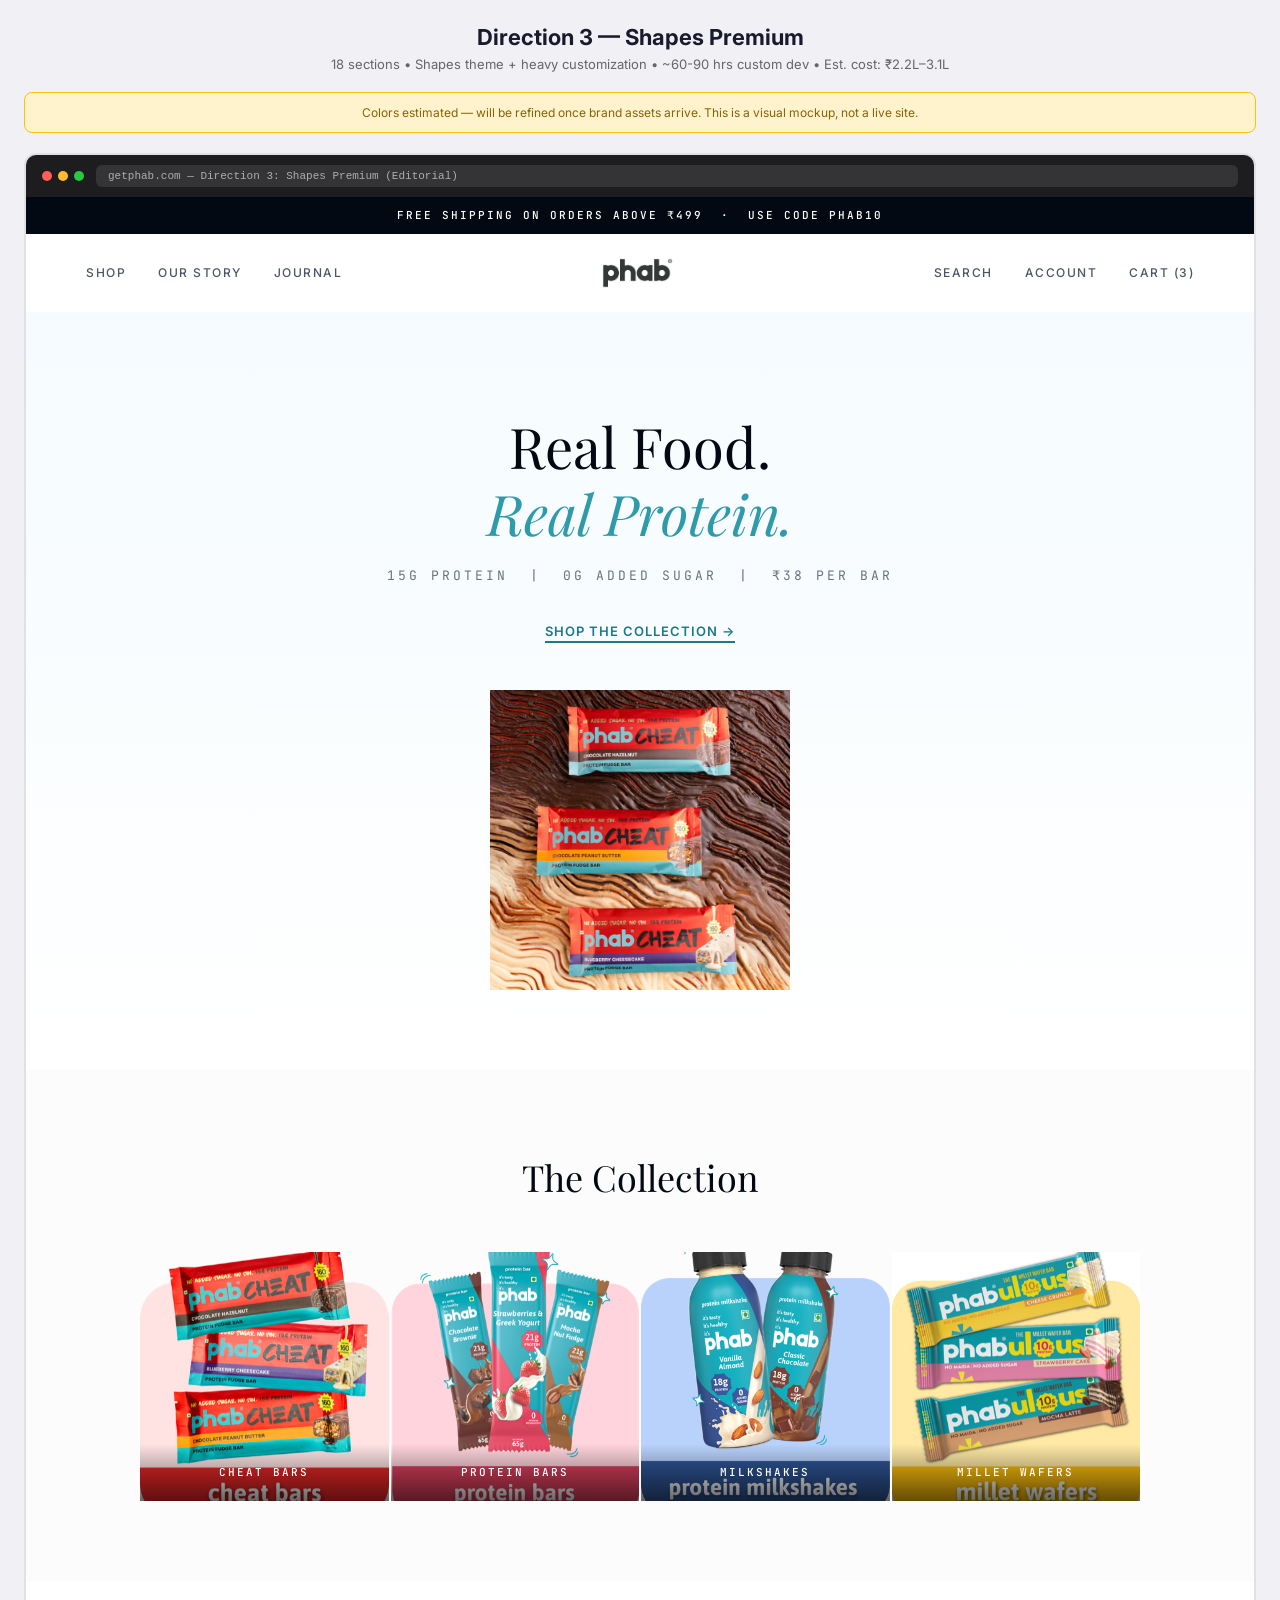
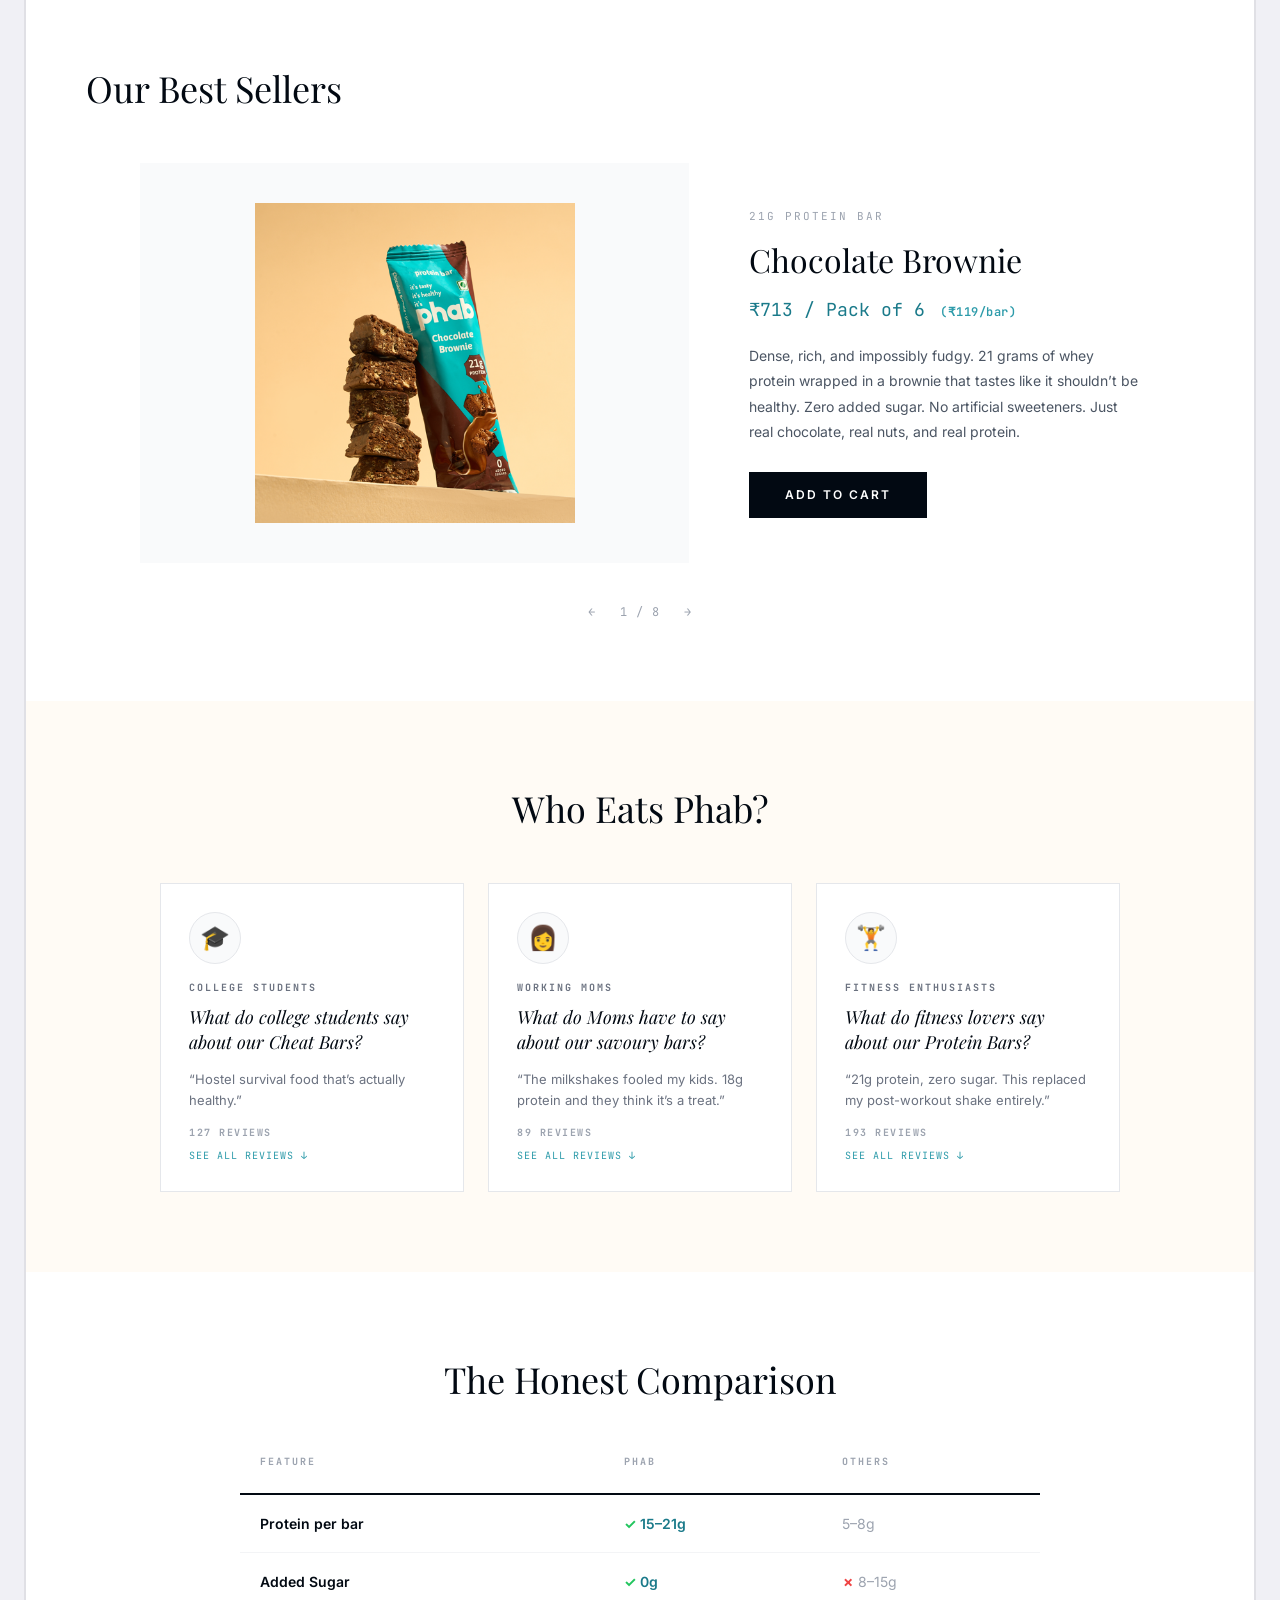
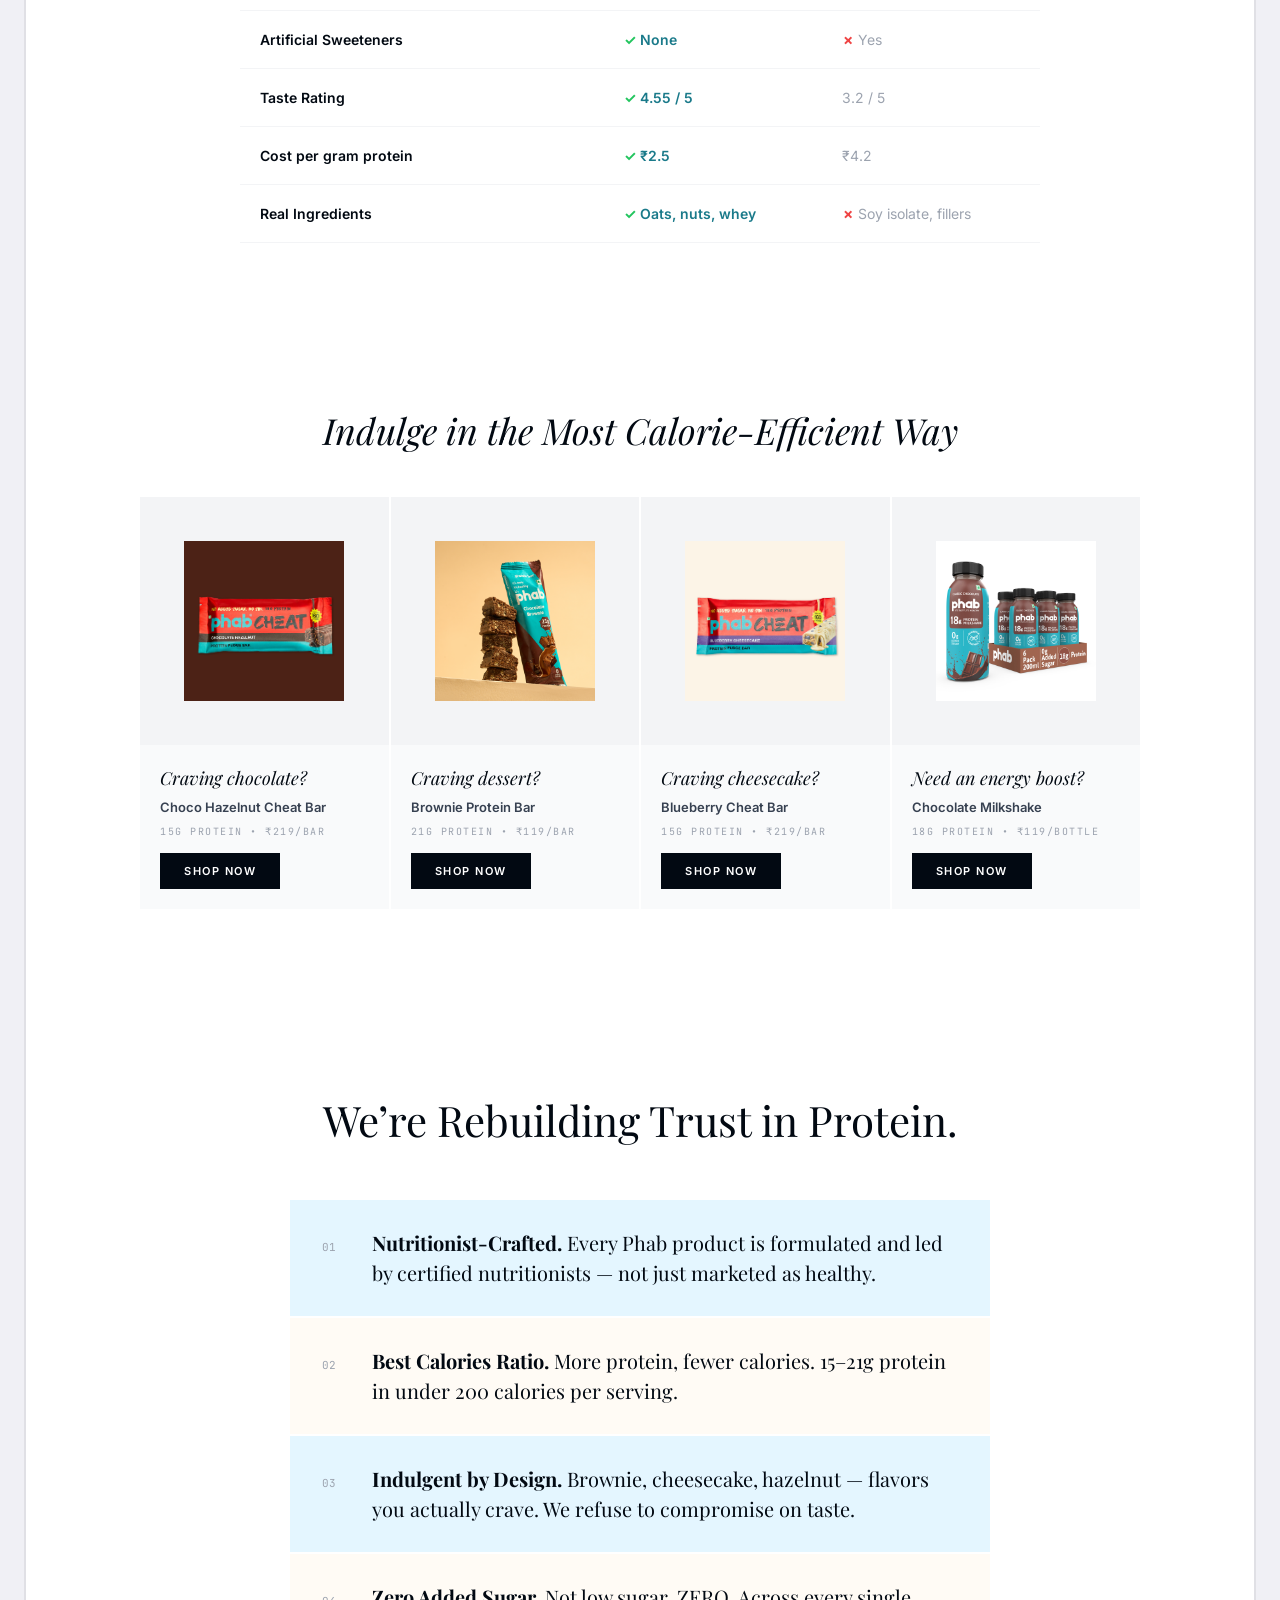
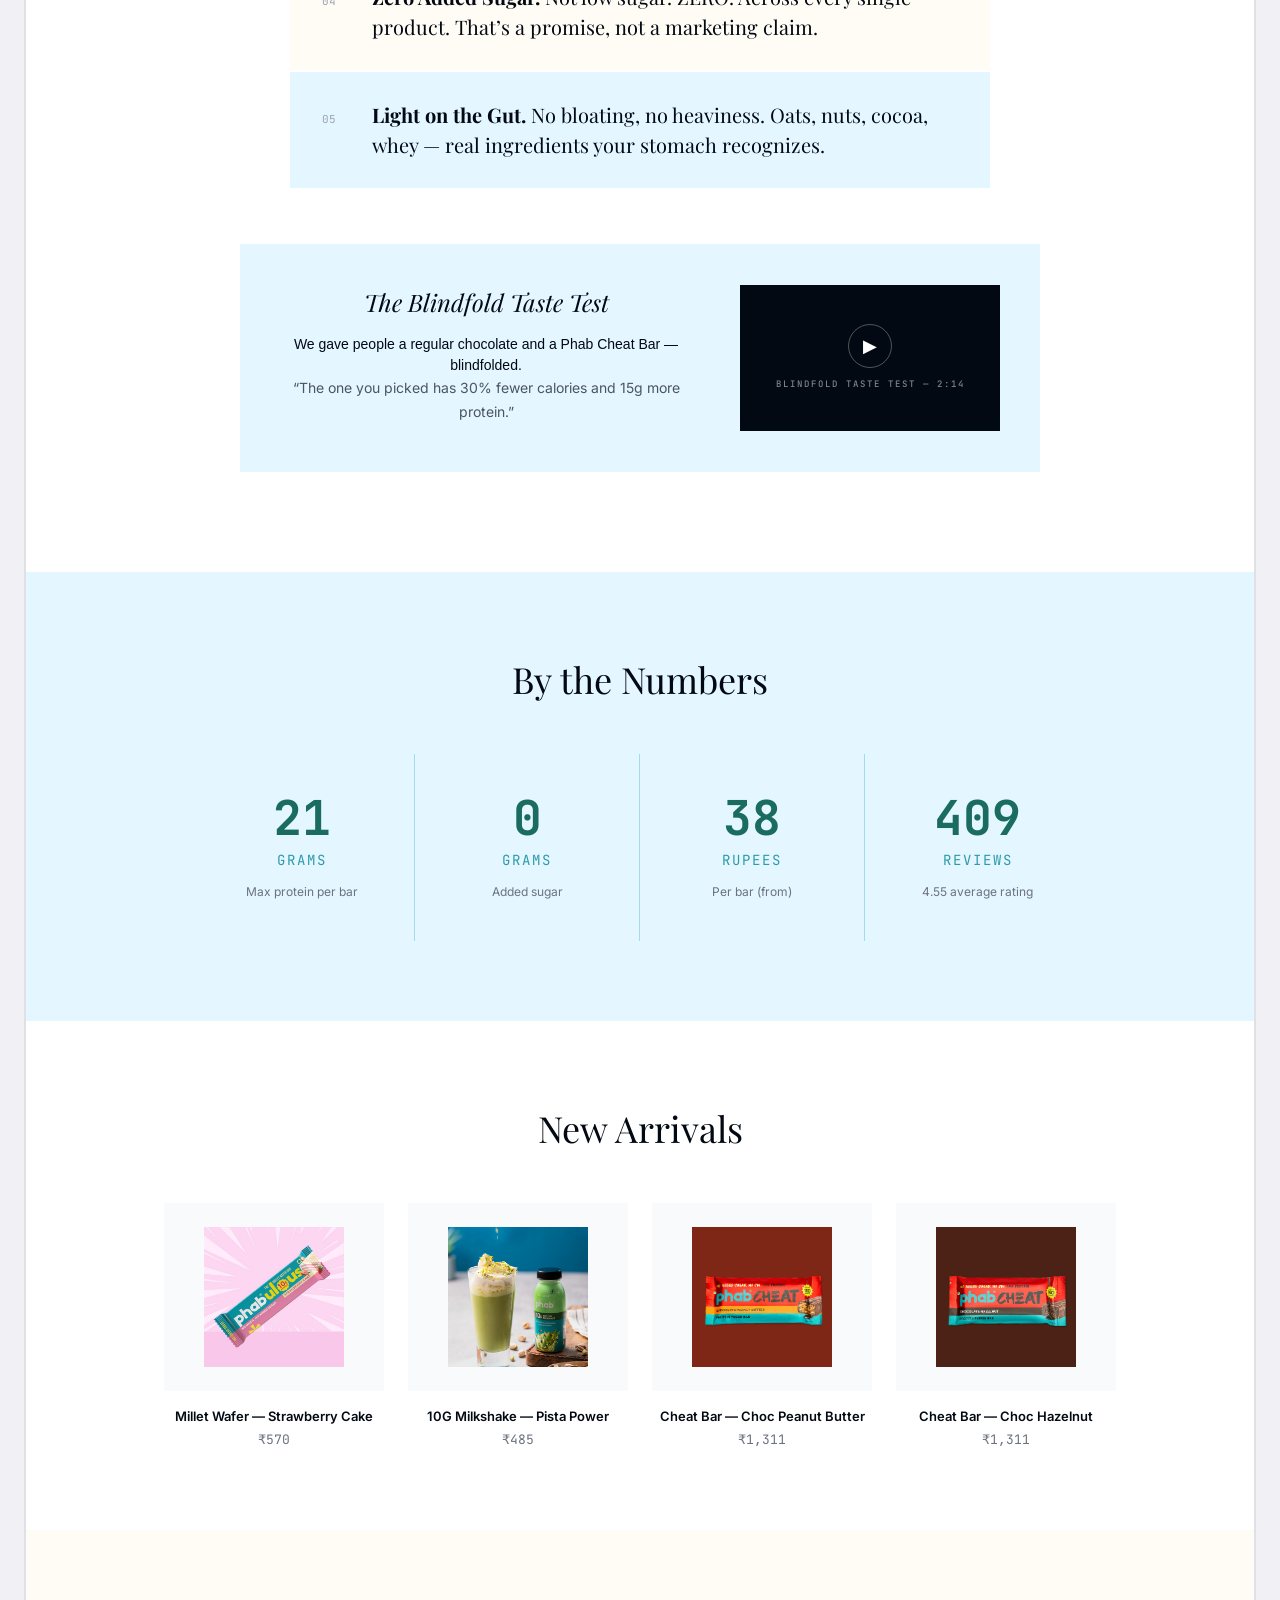
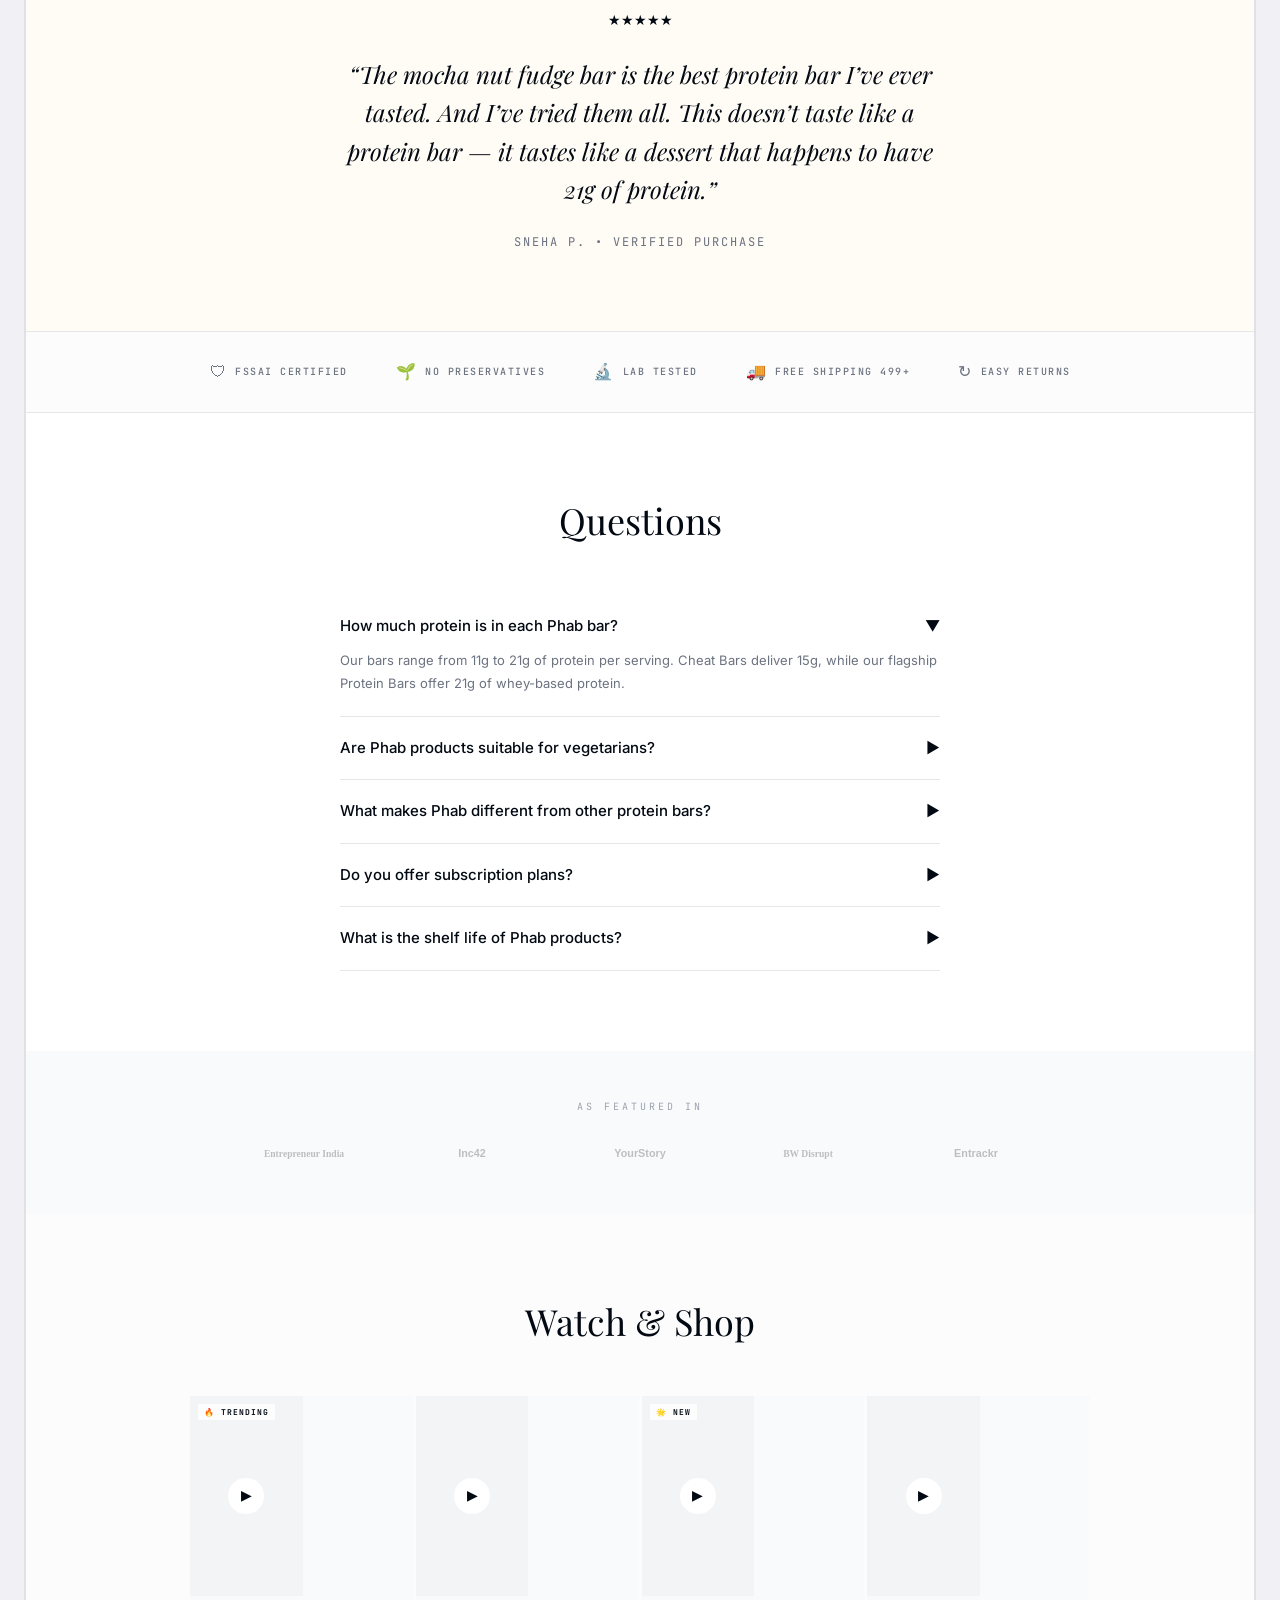
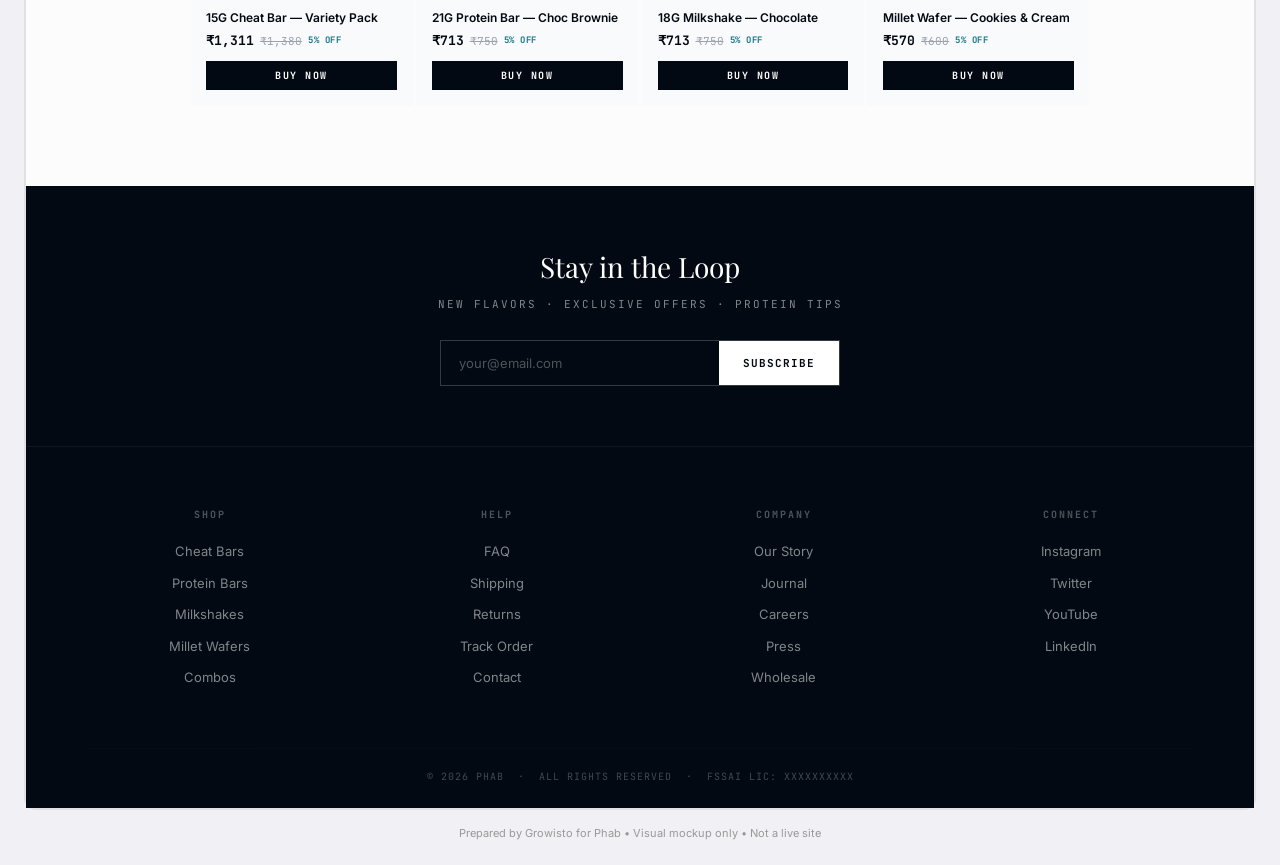
<file: mockup-direction-3.html>
<!DOCTYPE html>
<html lang="en">
<head>
  <meta charset="UTF-8">
  <meta name="viewport" content="width=device-width, initial-scale=1.0">
  <title>Phab Homepage Mockup — Direction 3: Shapes Premium</title>
  <link rel="stylesheet" href="mockup-styles.css">
  <style>
    /* Minimal browser chrome + page styles (extracted from SPA) */
    *, *::before, *::after { box-sizing: border-box; margin: 0; padding: 0; }
    body { font-family: 'Inter', -apple-system, BlinkMacSystemFont, sans-serif; background: #f0f0f5; padding: 24px; color: #1a1a2e; }
    h1.page-title { font-size: 22px; font-weight: 700; margin-bottom: 6px; text-align: center; }
    p.page-subtitle { font-size: 13px; color: #666; margin-bottom: 20px; text-align: center; }
    .wireframe-device { border: 2px solid #e0e0e5; border-radius: 12px; overflow: visible; margin: 0 auto; background: #fafafa; max-width: 100%; }
    .wireframe-topbar { background: #1d1d20; padding: 10px 16px; display: flex; align-items: center; gap: 12px; border-radius: 10px 10px 0 0; }
    .wireframe-dots { display: flex; gap: 6px; }
    .wireframe-dots span { width: 10px; height: 10px; border-radius: 50%; background: rgba(255,255,255,0.15); }
    .wireframe-dots span:first-child { background: #ff5f57; }
    .wireframe-dots span:nth-child(2) { background: #ffbd2e; }
    .wireframe-dots span:nth-child(3) { background: #28c840; }
    .wireframe-url { flex: 1; background: rgba(255,255,255,0.1); padding: 5px 12px; border-radius: 6px; font-size: 11px; color: rgba(255,255,255,0.6); font-family: monospace; }
    .disclaimer { background: #fff3cd; border: 1px solid #ffc107; border-radius: 8px; padding: 12px 16px; margin-bottom: 20px; font-size: 12px; color: #856404; text-align: center; }
  </style>
</head>
<body>

  <h1 class="page-title">Direction 3 — Shapes Premium</h1>
  <p class="page-subtitle">18 sections &bull; Shapes theme + heavy customization &bull; ~60-90 hrs custom dev &bull; Est. cost: &#8377;2.2L–3.1L</p>
  <div class="disclaimer">Colors estimated — will be refined once brand assets arrive. This is a visual mockup, not a live site.</div>

  <div class="wireframe-device desktop">
    <div class="wireframe-topbar">
      <div class="wireframe-dots"><span></span><span></span><span></span></div>
      <div class="wireframe-url">getphab.com — Direction 3: Shapes Premium (Editorial)</div>
    </div>
    <div class="mockup-container dir3">

      <!-- 1. Announcement Bar -->
      <div class="mk-announce">FREE SHIPPING ON ORDERS ABOVE &#8377;499 &nbsp;&middot;&nbsp; USE CODE PHAB10</div>

      <!-- 2. Header -->
      <div class="mk-header">
        <div class="mk-header-left"><a href="#">Shop</a><a href="#">Our Story</a><a href="#">Journal</a></div>
        <img src="images/logo/phab-logo-black.png" alt="Phab" class="mk-logo" loading="lazy">
        <div class="mk-header-right"><a href="#">Search</a><a href="#">Account</a><a href="#">Cart (3)</a></div>
      </div>

      <!-- 3. Hero -->
      <div class="mk-hero">
        <h1>Real Food.<br><em>Real Protein.</em></h1>
        <div class="mk-hero-mono">15g protein &nbsp;|&nbsp; 0g added sugar &nbsp;|&nbsp; &#8377;38 per bar</div>
        <a href="#" class="mk-hero-cta">Shop the Collection &rarr;</a>
        <div class="mk-hero-img"><img src="images/products/cheat-bar-variety-pack.jpg" alt="Phab Cheat Bar Collection" loading="lazy"></div>
      </div>

      <!-- 4. Category Tiles -->
      <div class="mk-categories">
        <h2 class="mk-section-title">The Collection</h2>
        <div class="mk-cat-grid">
          <div class="mk-cat-card"><img src="images/categories/cat-cheat-bars.png" alt="Cheat Bars" loading="lazy"><div class="mk-cat-label">Cheat Bars</div></div>
          <div class="mk-cat-card"><img src="images/categories/cat-protein-bars.png" alt="Protein Bars" loading="lazy"><div class="mk-cat-label">Protein Bars</div></div>
          <div class="mk-cat-card"><img src="images/categories/cat-milkshakes.png" alt="Milkshakes" loading="lazy"><div class="mk-cat-label">Milkshakes</div></div>
          <div class="mk-cat-card"><img src="images/categories/cat-millet-wafers.png" alt="Millet Wafers" loading="lazy"><div class="mk-cat-label">Millet Wafers</div></div>
        </div>
      </div>

      <!-- 5. Best Sellers (editorial single-product) -->
      <div class="mk-bestsellers">
        <h2 class="mk-section-title" style="text-align:left;margin-bottom:48px;">Our Best Sellers</h2>
        <div class="mk-editorial-product">
          <div class="mk-editorial-img"><img src="images/products/21g-bar-choc-brownie.png" alt="21G Protein Bar Chocolate Brownie" loading="lazy"></div>
          <div class="mk-editorial-info">
            <div class="mk-mono-label">21G PROTEIN BAR</div>
            <h2>Chocolate Brownie</h2>
            <div class="mk-editorial-price">&#8377;713 / Pack of 6 <span class="mk-per-unit">(&#8377;119/bar)</span></div>
            <p>Dense, rich, and impossibly fudgy. 21 grams of whey protein wrapped in a brownie that tastes like it shouldn&rsquo;t be healthy. Zero added sugar. No artificial sweeteners. Just real chocolate, real nuts, and real protein.</p>
            <a href="#" class="mk-btn-editorial">Add to Cart</a>
          </div>
        </div>
        <div class="mk-product-nav">&larr; &nbsp; 1 / 8 &nbsp; &rarr;</div>
      </div>

      <!-- 6. Social Proof Wall -->
      <div class="mk-social-wall">
        <h2 class="mk-section-title">Who Eats Phab?</h2>
        <div class="mk-wall-grid">
          <div class="mk-wall-card" onclick="this.classList.toggle('expanded')">
            <div class="mk-wall-photo"><span class="mk-wall-emoji">&#127891;</span></div>
            <div class="mk-wall-category">COLLEGE STUDENTS</div>
            <div class="mk-wall-question">What do college students say about our Cheat Bars?</div>
            <div class="mk-wall-featured-quote">&ldquo;Hostel survival food that&rsquo;s actually healthy.&rdquo;</div>
            <div class="mk-wall-count">127 REVIEWS</div>
            <div class="mk-wall-expand-label">See all reviews &darr;</div>
            <div class="mk-wall-reviews-panel">
              <div class="mk-wall-review"><div class="mk-wall-review-stars">&#9733;&#9733;&#9733;&#9733;&#9733;</div><p>&ldquo;My roommate got me hooked. We order the variety pack every month.&rdquo;</p><span class="mk-wall-review-author">AARAV K., 20 &bull; PUNE</span></div>
              <div class="mk-wall-review"><div class="mk-wall-review-stars">&#9733;&#9733;&#9733;&#9733;&#9734;</div><p>&ldquo;Perfect for late-night study sessions. 15g protein keeps me full.&rdquo;</p><span class="mk-wall-review-author">NEHA R., 21 &bull; BANGALORE</span></div>
            </div>
          </div>
          <div class="mk-wall-card" onclick="this.classList.toggle('expanded')">
            <div class="mk-wall-photo"><span class="mk-wall-emoji">&#128105;</span></div>
            <div class="mk-wall-category">WORKING MOMS</div>
            <div class="mk-wall-question">What do Moms have to say about our savoury bars?</div>
            <div class="mk-wall-featured-quote">&ldquo;The milkshakes fooled my kids. 18g protein and they think it&rsquo;s a treat.&rdquo;</div>
            <div class="mk-wall-count">89 REVIEWS</div>
            <div class="mk-wall-expand-label">See all reviews &darr;</div>
            <div class="mk-wall-reviews-panel">
              <div class="mk-wall-review"><div class="mk-wall-review-stars">&#9733;&#9733;&#9733;&#9733;&#9733;</div><p>&ldquo;Packed these for my son&rsquo;s lunch box. He thinks it&rsquo;s a chocolate treat.&rdquo;</p><span class="mk-wall-review-author">ANJALI M., 35 &bull; MUMBAI</span></div>
              <div class="mk-wall-review"><div class="mk-wall-review-stars">&#9733;&#9733;&#9733;&#9733;&#9733;</div><p>&ldquo;Healthy snacks my kids actually eat. That&rsquo;s the whole review.&rdquo;</p><span class="mk-wall-review-author">SUNITA G., 38 &bull; HYDERABAD</span></div>
            </div>
          </div>
          <div class="mk-wall-card" onclick="this.classList.toggle('expanded')">
            <div class="mk-wall-photo"><span class="mk-wall-emoji">&#127947;</span></div>
            <div class="mk-wall-category">FITNESS ENTHUSIASTS</div>
            <div class="mk-wall-question">What do fitness lovers say about our Protein Bars?</div>
            <div class="mk-wall-featured-quote">&ldquo;21g protein, zero sugar. This replaced my post-workout shake entirely.&rdquo;</div>
            <div class="mk-wall-count">193 REVIEWS</div>
            <div class="mk-wall-expand-label">See all reviews &darr;</div>
            <div class="mk-wall-reviews-panel">
              <div class="mk-wall-review"><div class="mk-wall-review-stars">&#9733;&#9733;&#9733;&#9733;&#9733;</div><p>&ldquo;Best macro-friendly bar in India. 21g protein at &#8377;119/bar is unbeatable.&rdquo;</p><span class="mk-wall-review-author">RAHUL K., 28 &bull; BANGALORE</span></div>
              <div class="mk-wall-review"><div class="mk-wall-review-stars">&#9733;&#9733;&#9733;&#9733;&#9733;</div><p>&ldquo;My trainer recommended Phab. It actually tastes incredible.&rdquo;</p><span class="mk-wall-review-author">ADITI S., 30 &bull; MUMBAI</span></div>
            </div>
          </div>
        </div>
      </div>

      <!-- 7. Comparison Table -->
      <div class="mk-compare">
        <h2 class="mk-section-title">The Honest Comparison</h2>
        <div class="mk-compare-table">
          <div class="mk-compare-header"><div>FEATURE</div><div>PHAB</div><div>OTHERS</div></div>
          <div class="mk-compare-row"><div class="mk-compare-feature">Protein per bar</div><div class="mk-compare-phab"><span class="mk-check">&#10003;</span> 15&ndash;21g</div><div class="mk-compare-other">5&ndash;8g</div></div>
          <div class="mk-compare-row"><div class="mk-compare-feature">Added Sugar</div><div class="mk-compare-phab"><span class="mk-check">&#10003;</span> 0g</div><div class="mk-compare-other"><span class="mk-cross">&#10007;</span> 8&ndash;15g</div></div>
          <div class="mk-compare-row"><div class="mk-compare-feature">Artificial Sweeteners</div><div class="mk-compare-phab"><span class="mk-check">&#10003;</span> None</div><div class="mk-compare-other"><span class="mk-cross">&#10007;</span> Yes</div></div>
          <div class="mk-compare-row"><div class="mk-compare-feature">Taste Rating</div><div class="mk-compare-phab"><span class="mk-check">&#10003;</span> 4.55 / 5</div><div class="mk-compare-other">3.2 / 5</div></div>
          <div class="mk-compare-row"><div class="mk-compare-feature">Cost per gram protein</div><div class="mk-compare-phab"><span class="mk-check">&#10003;</span> &#8377;2.5</div><div class="mk-compare-other">&#8377;4.2</div></div>
          <div class="mk-compare-row"><div class="mk-compare-feature">Real Ingredients</div><div class="mk-compare-phab"><span class="mk-check">&#10003;</span> Oats, nuts, whey</div><div class="mk-compare-other"><span class="mk-cross">&#10007;</span> Soy isolate, fillers</div></div>
        </div>
      </div>

      <!-- 8. Indulgence — Editorial Craving Tiles -->
      <div class="mk-indulgence-v2">
        <h2 class="mk-section-title">Indulge in the Most Calorie-Efficient Way</h2>
        <div class="mk-craving-grid">
          <div class="mk-craving-tile">
            <div class="mk-craving-img"><img src="images/products/cheat-bar-choc-hazelnut.jpg" alt="Choco Hazelnut" loading="lazy"></div>
            <div class="mk-craving-text">
              <div class="mk-craving-prompt">Craving chocolate?</div>
              <div class="mk-craving-product">Choco Hazelnut Cheat Bar</div>
              <div class="mk-craving-meta">15G PROTEIN &bull; &#8377;219/BAR</div>
              <a href="#" class="mk-btn-editorial">Shop Now</a>
            </div>
          </div>
          <div class="mk-craving-tile">
            <div class="mk-craving-img"><img src="images/products/21g-bar-choc-brownie.png" alt="Brownie" loading="lazy"></div>
            <div class="mk-craving-text">
              <div class="mk-craving-prompt">Craving dessert?</div>
              <div class="mk-craving-product">Brownie Protein Bar</div>
              <div class="mk-craving-meta">21G PROTEIN &bull; &#8377;119/BAR</div>
              <a href="#" class="mk-btn-editorial">Shop Now</a>
            </div>
          </div>
          <div class="mk-craving-tile">
            <div class="mk-craving-img"><img src="images/products/cheat-bar-blueberry.jpg" alt="Blueberry" loading="lazy"></div>
            <div class="mk-craving-text">
              <div class="mk-craving-prompt">Craving cheesecake?</div>
              <div class="mk-craving-product">Blueberry Cheat Bar</div>
              <div class="mk-craving-meta">15G PROTEIN &bull; &#8377;219/BAR</div>
              <a href="#" class="mk-btn-editorial">Shop Now</a>
            </div>
          </div>
          <div class="mk-craving-tile">
            <div class="mk-craving-img"><img src="images/products/18g-milkshake-chocolate.jpg" alt="Milkshake" loading="lazy"></div>
            <div class="mk-craving-text">
              <div class="mk-craving-prompt">Need an energy boost?</div>
              <div class="mk-craving-product">Chocolate Milkshake</div>
              <div class="mk-craving-meta">18G PROTEIN &bull; &#8377;119/BOTTLE</div>
              <a href="#" class="mk-btn-editorial">Shop Now</a>
            </div>
          </div>
        </div>
      </div>

      <!-- 9. Why Phab — Editorial Manifesto -->
      <div class="mk-whyphab">
        <h2>We&rsquo;re Rebuilding Trust in Protein.</h2>
        <div class="mk-truth-statements">
          <div class="mk-truth-item"><span class="mk-truth-num">01</span><span class="mk-truth-text"><strong>Nutritionist-Crafted.</strong> Every Phab product is formulated and led by certified nutritionists &mdash; not just marketed as healthy.</span></div>
          <div class="mk-truth-item"><span class="mk-truth-num">02</span><span class="mk-truth-text"><strong>Best Calories Ratio.</strong> More protein, fewer calories. 15&ndash;21g protein in under 200 calories per serving.</span></div>
          <div class="mk-truth-item"><span class="mk-truth-num">03</span><span class="mk-truth-text"><strong>Indulgent by Design.</strong> Brownie, cheesecake, hazelnut &mdash; flavors you actually crave. We refuse to compromise on taste.</span></div>
          <div class="mk-truth-item"><span class="mk-truth-num">04</span><span class="mk-truth-text"><strong>Zero Added Sugar.</strong> Not low sugar. ZERO. Across every single product. That&rsquo;s a promise, not a marketing claim.</span></div>
          <div class="mk-truth-item"><span class="mk-truth-num">05</span><span class="mk-truth-text"><strong>Light on the Gut.</strong> No bloating, no heaviness. Oats, nuts, cocoa, whey &mdash; real ingredients your stomach recognizes.</span></div>
        </div>

        <!-- Blindfold Taste Test Video -->
        <div class="mk-video-section">
          <div class="mk-video-content">
            <h3>The Blindfold Taste Test</h3>
            <p>We gave people a regular chocolate and a Phab Cheat Bar &mdash; blindfolded.</p>
            <div class="mk-video-highlight">&ldquo;The one you picked has 30% fewer calories and 15g more protein.&rdquo;</div>
          </div>
          <div class="mk-video-player">
            <div class="mk-video-placeholder">
              <div class="mk-video-play-btn">&#9654;</div>
              <div class="mk-video-label">BLINDFOLD TASTE TEST &mdash; 2:14</div>
            </div>
          </div>
        </div>
      </div>

      <!-- 10. Nutritional Highlights -->
      <div class="mk-nutrition">
        <h2 class="mk-section-title">By the Numbers</h2>
        <div class="mk-giant-stats">
          <div class="mk-giant-stat"><div class="mk-giant-number">21</div><div class="mk-giant-unit">GRAMS</div><div class="mk-giant-label">Max protein per bar</div></div>
          <div class="mk-giant-stat"><div class="mk-giant-number">0</div><div class="mk-giant-unit">GRAMS</div><div class="mk-giant-label">Added sugar</div></div>
          <div class="mk-giant-stat"><div class="mk-giant-number">38</div><div class="mk-giant-unit">RUPEES</div><div class="mk-giant-label">Per bar (from)</div></div>
          <div class="mk-giant-stat"><div class="mk-giant-number">409</div><div class="mk-giant-unit">REVIEWS</div><div class="mk-giant-label">4.55 average rating</div></div>
        </div>
      </div>

      <!-- 11. New Arrivals -->
      <div class="mk-arrivals">
        <h2 class="mk-section-title">New Arrivals</h2>
        <div class="mk-product-strip">
          <div class="mk-strip-card"><div class="mk-strip-img"><img src="images/products/wafer-strawberry.jpg" alt="Strawberry Wafer" loading="lazy"></div><div class="mk-strip-name">Millet Wafer &mdash; Strawberry Cake</div><div class="mk-strip-price">&#8377;570</div></div>
          <div class="mk-strip-card"><div class="mk-strip-img"><img src="images/products/10g-milkshake-pista.png" alt="Pista Milkshake" loading="lazy"></div><div class="mk-strip-name">10G Milkshake &mdash; Pista Power</div><div class="mk-strip-price">&#8377;485</div></div>
          <div class="mk-strip-card"><div class="mk-strip-img"><img src="images/products/cheat-bar-choc-peanut-butter.jpg" alt="Choc PB Cheat Bar" loading="lazy"></div><div class="mk-strip-name">Cheat Bar &mdash; Choc Peanut Butter</div><div class="mk-strip-price">&#8377;1,311</div></div>
          <div class="mk-strip-card"><div class="mk-strip-img"><img src="images/products/cheat-bar-choc-hazelnut.jpg" alt="Choc Hazelnut" loading="lazy"></div><div class="mk-strip-name">Cheat Bar &mdash; Choc Hazelnut</div><div class="mk-strip-price">&#8377;1,311</div></div>
        </div>
      </div>

      <!-- 12. Reviews -->
      <div class="mk-reviews">
        <div class="mk-reviews-stars" style="margin-bottom:24px;">&#9733;&#9733;&#9733;&#9733;&#9733;</div>
        <div class="mk-featured-review">
          <p class="mk-big-quote">&ldquo;The mocha nut fudge bar is the best protein bar I&rsquo;ve ever tasted. And I&rsquo;ve tried them all. This doesn&rsquo;t taste like a protein bar &mdash; it tastes like a dessert that happens to have 21g of protein.&rdquo;</p>
          <div class="mk-big-author">SNEHA P. &bull; VERIFIED PURCHASE</div>
        </div>
      </div>

      <!-- 13. Trust -->
      <div class="mk-trust">
        <div class="mk-trust-item"><span class="mk-trust-icon">&#128737;</span> FSSAI CERTIFIED</div>
        <div class="mk-trust-item"><span class="mk-trust-icon">&#127793;</span> NO PRESERVATIVES</div>
        <div class="mk-trust-item"><span class="mk-trust-icon">&#128300;</span> LAB TESTED</div>
        <div class="mk-trust-item"><span class="mk-trust-icon">&#128666;</span> FREE SHIPPING 499+</div>
        <div class="mk-trust-item"><span class="mk-trust-icon">&#8635;</span> EASY RETURNS</div>
      </div>

      <!-- 14. FAQs -->
      <div class="mk-faq">
        <h2 class="mk-section-title">Questions</h2>
        <div class="mk-faq-list">
          <div class="mk-faq-item"><div class="mk-faq-q">How much protein is in each Phab bar?<span class="mk-faq-chevron">&#9660;</span></div><div class="mk-faq-a">Our bars range from 11g to 21g of protein per serving. Cheat Bars deliver 15g, while our flagship Protein Bars offer 21g of whey-based protein.</div></div>
          <div class="mk-faq-item"><div class="mk-faq-q">Are Phab products suitable for vegetarians?<span class="mk-faq-chevron">&#9654;</span></div></div>
          <div class="mk-faq-item"><div class="mk-faq-q">What makes Phab different from other protein bars?<span class="mk-faq-chevron">&#9654;</span></div></div>
          <div class="mk-faq-item"><div class="mk-faq-q">Do you offer subscription plans?<span class="mk-faq-chevron">&#9654;</span></div></div>
          <div class="mk-faq-item"><div class="mk-faq-q">What is the shelf life of Phab products?<span class="mk-faq-chevron">&#9654;</span></div></div>
        </div>
      </div>

      <!-- 15. Press -->
      <div class="mk-press">
        <div class="mk-press-title">As Featured In</div>
        <div class="mk-press-logos">
          <img src="images/press/entrepreneur-india.svg" alt="Entrepreneur India" loading="lazy">
          <img src="images/press/inc42.svg" alt="Inc42" loading="lazy">
          <img src="images/press/yourstory.svg" alt="YourStory" loading="lazy">
          <img src="images/press/bw-disrupt.svg" alt="BW Disrupt" loading="lazy">
          <img src="images/press/entrackr.svg" alt="Entrackr" loading="lazy">
        </div>
      </div>

      <!-- 16. Shoppable Reels -->
      <div class="mk-reels-v2">
        <h2 class="mk-section-title">Watch &amp; Shop</h2>
        <div class="mk-reel-grid-v2">
          <div class="mk-reel-card-v2">
            <div class="mk-reel-video"><div class="mk-reel-play-v2">&#9654;</div><div class="mk-reel-tag">&#128293; TRENDING</div></div>
            <div class="mk-reel-info">
              <div class="mk-reel-product-name">15G Cheat Bar &mdash; Variety Pack</div>
              <div class="mk-reel-pricing"><span class="mk-reel-price">&#8377;1,311</span> <span class="mk-reel-original">&#8377;1,380</span> <span class="mk-reel-discount">5% OFF</span></div>
              <button class="mk-reel-buy">BUY NOW</button>
            </div>
          </div>
          <div class="mk-reel-card-v2">
            <div class="mk-reel-video"><div class="mk-reel-play-v2">&#9654;</div></div>
            <div class="mk-reel-info">
              <div class="mk-reel-product-name">21G Protein Bar &mdash; Choc Brownie</div>
              <div class="mk-reel-pricing"><span class="mk-reel-price">&#8377;713</span> <span class="mk-reel-original">&#8377;750</span> <span class="mk-reel-discount">5% OFF</span></div>
              <button class="mk-reel-buy">BUY NOW</button>
            </div>
          </div>
          <div class="mk-reel-card-v2">
            <div class="mk-reel-video"><div class="mk-reel-play-v2">&#9654;</div><div class="mk-reel-tag">&#127775; NEW</div></div>
            <div class="mk-reel-info">
              <div class="mk-reel-product-name">18G Milkshake &mdash; Chocolate</div>
              <div class="mk-reel-pricing"><span class="mk-reel-price">&#8377;713</span> <span class="mk-reel-original">&#8377;750</span> <span class="mk-reel-discount">5% OFF</span></div>
              <button class="mk-reel-buy">BUY NOW</button>
            </div>
          </div>
          <div class="mk-reel-card-v2">
            <div class="mk-reel-video"><div class="mk-reel-play-v2">&#9654;</div></div>
            <div class="mk-reel-info">
              <div class="mk-reel-product-name">Millet Wafer &mdash; Cookies &amp; Cream</div>
              <div class="mk-reel-pricing"><span class="mk-reel-price">&#8377;570</span> <span class="mk-reel-original">&#8377;600</span> <span class="mk-reel-discount">5% OFF</span></div>
              <button class="mk-reel-buy">BUY NOW</button>
            </div>
          </div>
        </div>
      </div>

      <!-- 17. Newsletter -->
      <div class="mk-newsletter">
        <h3>Stay in the Loop</h3>
        <p>NEW FLAVORS &middot; EXCLUSIVE OFFERS &middot; PROTEIN TIPS</p>
        <div class="mk-newsletter-form"><input type="text" class="mk-newsletter-input" placeholder="your@email.com" disabled><button class="mk-newsletter-btn" disabled>Subscribe</button></div>
      </div>

      <!-- 18. Footer -->
      <div class="mk-footer">
        <div class="mk-footer-grid">
          <div><h4>Shop</h4><ul><li>Cheat Bars</li><li>Protein Bars</li><li>Milkshakes</li><li>Millet Wafers</li><li>Combos</li></ul></div>
          <div><h4>Help</h4><ul><li>FAQ</li><li>Shipping</li><li>Returns</li><li>Track Order</li><li>Contact</li></ul></div>
          <div><h4>Company</h4><ul><li>Our Story</li><li>Journal</li><li>Careers</li><li>Press</li><li>Wholesale</li></ul></div>
          <div><h4>Connect</h4><ul><li>Instagram</li><li>Twitter</li><li>YouTube</li><li>LinkedIn</li></ul></div>
        </div>
        <div class="mk-footer-bottom">&copy; 2026 PHAB &nbsp;&middot;&nbsp; ALL RIGHTS RESERVED &nbsp;&middot;&nbsp; FSSAI LIC: XXXXXXXXXX</div>
      </div>

    </div><!-- end mockup-container dir3 -->
  </div><!-- end wireframe-device -->

  <p style="text-align:center;font-size:11px;color:#999;margin-top:16px;">Prepared by Growisto for Phab &bull; Visual mockup only &bull; Not a live site</p>

</body>
</html>
</file>
<file: styles.css>
/* ============================================================
   Phab — Store Revamp Plan & Proposal
   Client Presentation Website — Growisto Agency
   Protein Snacks for First-Time Protein Consumers
   ============================================================ */

@import url('https://fonts.googleapis.com/css2?family=Poppins:wght@300;400;500;600;700;800&display=swap');

/* ============================================================
   1. CSS Variables & Reset
   ============================================================ */

:root {
  --color-primary: #367588;
  --color-primary-dark: #2a5a6a;
  --color-primary-light: rgba(54, 117, 136, 0.1);
  --color-secondary: #b8dbd9;
  --color-tertiary: #e35d34;
  --color-tertiary-dark: #c94d28;
  --color-tertiary-light: rgba(227, 93, 52, 0.1);
  --color-text: #1d1d20;
  --color-text-light: #ffffff;
  --color-text-muted: #64748b;
  --color-text-faint: #94a3b8;
  --color-bg: #ffffff;
  --color-bg-light: #f8fafb;
  --color-bg-secondary: #b8dbd9;
  --color-border: #e2e8f0;
  --color-border-light: #f1f5f9;
  --color-success: #10b981;
  --color-success-bg: #d1fae5;
  --color-success-text: #065f46;
  --color-warning: #f59e0b;
  --color-warning-bg: #fef3c7;
  --color-warning-text: #92400e;
  --color-danger: #ef4444;
  --color-danger-bg: #fef2f2;
  --color-danger-text: #991b1b;
  --color-info-bg: #dbeafe;
  --color-info-text: #1e40af;
  --font-family: 'Poppins', sans-serif;
  --sidebar-width: 280px;
  --mobile-header-height: 60px;
  --transition: all 0.3s ease;
  --transition-fast: all 0.15s ease;
  --shadow-sm: 0 1px 3px rgba(0, 0, 0, 0.08);
  --shadow-md: 0 4px 12px rgba(0, 0, 0, 0.1);
  --shadow-lg: 0 10px 30px rgba(0, 0, 0, 0.12);
  --shadow-xl: 0 20px 60px rgba(0, 0, 0, 0.15);
  --radius-sm: 6px;
  --radius-md: 10px;
  --radius-lg: 12px;
  --radius-xl: 16px;

  /* Gantt chart */
  --gantt-row-height: 44px;
  --gantt-header-bg: #1d1d20;
  --gantt-bar-radius: 6px;
  --gantt-today-color: #e35d34;

  /* Gradient accents */
  --gradient-primary: linear-gradient(135deg, #367588 0%, #2a5a6a 100%);
  --gradient-accent: linear-gradient(135deg, #e35d34 0%, #c94d28 100%);
  --gradient-glass: linear-gradient(135deg, rgba(54, 117, 136, 0.06) 0%, rgba(184, 219, 217, 0.1) 100%);
}

*,
*::before,
*::after {
  margin: 0;
  padding: 0;
  box-sizing: border-box;
}

html {
  scroll-behavior: smooth;
  -webkit-font-smoothing: antialiased;
  -moz-osx-font-smoothing: grayscale;
}

body {
  font-family: var(--font-family);
  font-size: 14px;
  font-weight: 400;
  line-height: 1.6;
  color: var(--color-text);
  background: var(--color-bg-light);
  overflow-x: hidden;
}

h1, h2, h3, h4, h5, h6 { line-height: 1.3; color: var(--color-text); }
a { color: var(--color-primary); text-decoration: none; transition: var(--transition); }
a:hover { color: var(--color-primary-dark); }
img { max-width: 100%; height: auto; display: block; }
ul, ol { list-style: none; }
button { cursor: pointer; font-family: var(--font-family); border: none; outline: none; }
table { border-collapse: collapse; }

/* ============================================================
   2. Password Overlay
   ============================================================ */

.password-overlay {
  position: fixed;
  inset: 0;
  z-index: 10000;
  display: flex;
  align-items: center;
  justify-content: center;
  background: linear-gradient(135deg, #367588 0%, #2a5a6a 50%, #1d3d4a 100%);
  padding: 20px;
}

.password-overlay.hidden { display: none; }

.password-card {
  background: var(--color-bg);
  border-radius: var(--radius-xl);
  padding: 40px 36px;
  max-width: 420px;
  width: 100%;
  box-shadow: 0 25px 80px rgba(0, 0, 0, 0.3);
  text-align: center;
  animation: fadeIn 0.5s ease;
}

.password-logos {
  display: flex;
  align-items: center;
  justify-content: center;
  gap: 12px;
  margin-bottom: 16px;
}

.password-brand {
  font-size: 22px;
  font-weight: 700;
  color: var(--color-text);
}

.password-divider {
  font-size: 18px;
  color: var(--color-text-muted);
  font-weight: 300;
}

.password-subtitle {
  font-size: 18px;
  font-weight: 600;
  color: var(--color-text);
  margin-bottom: 4px;
}

.password-desc {
  font-size: 13px;
  color: var(--color-text-muted);
  margin-bottom: 28px;
  line-height: 1.5;
}

.password-input-group { margin-bottom: 16px; }

.password-input {
  width: 100%;
  padding: 14px 16px;
  border: 2px solid var(--color-border);
  border-radius: var(--radius-md);
  font-family: var(--font-family);
  font-size: 14px;
  color: var(--color-text);
  transition: var(--transition);
  outline: none;
  background: var(--color-bg);
}

.password-input:focus {
  border-color: var(--color-primary);
  box-shadow: 0 0 0 3px rgba(54, 117, 136, 0.15);
}

.password-input::placeholder { color: var(--color-text-faint); }

.password-submit {
  width: 100%;
  padding: 14px 24px;
  background: var(--color-primary);
  color: var(--color-text-light);
  border: none;
  border-radius: var(--radius-md);
  font-family: var(--font-family);
  font-size: 15px;
  font-weight: 600;
  transition: var(--transition);
}

.password-submit:hover {
  background: var(--color-primary-dark);
  transform: translateY(-1px);
  box-shadow: 0 4px 12px rgba(42, 90, 106, 0.3);
}

.password-error {
  display: none;
  color: var(--color-danger);
  font-size: 13px;
  font-weight: 500;
  margin-top: 12px;
}

.password-error.visible {
  display: block;
  animation: shake 0.3s ease;
}

/* ============================================================
   3. Sidebar Navigation
   ============================================================ */

.sidebar {
  position: fixed;
  top: 0;
  left: 0;
  width: var(--sidebar-width);
  height: 100vh;
  background: #1d1d20;
  color: var(--color-text-light);
  z-index: 1000;
  display: flex;
  flex-direction: column;
  overflow-y: auto;
  transition: transform 0.3s ease;
}

.sidebar::-webkit-scrollbar { width: 4px; }
.sidebar::-webkit-scrollbar-track { background: transparent; }
.sidebar::-webkit-scrollbar-thumb { background: rgba(255, 255, 255, 0.15); border-radius: 4px; }

.sidebar-header {
  padding: 24px;
  border-bottom: 1px solid rgba(255, 255, 255, 0.08);
}

.sidebar-brand {
  display: flex;
  align-items: center;
  gap: 10px;
  margin-bottom: 8px;
}

.sidebar-growisto {
  font-size: 18px;
  font-weight: 700;
  color: var(--color-text-light);
  letter-spacing: 0.5px;
}

.sidebar-divider {
  font-size: 14px;
  color: rgba(255, 255, 255, 0.3);
  font-weight: 300;
}

.sidebar-client-name {
  font-size: 18px;
  font-weight: 700;
  color: var(--color-secondary);
}

.sidebar-project {
  font-size: 11px;
  color: rgba(255, 255, 255, 0.5);
  margin-top: 4px;
}

.sidebar-nav {
  flex: 1;
  padding: 12px 0;
}

.nav-item {
  border-left: 3px solid transparent;
  transition: var(--transition);
  user-select: none;
}

.nav-item-header {
  display: flex;
  align-items: center;
  padding: 13px 20px;
  gap: 10px;
  cursor: pointer;
  color: rgba(255, 255, 255, 0.65);
  transition: var(--transition);
  font-size: 13px;
  font-weight: 400;
}

.nav-item-header:hover {
  background: rgba(255, 255, 255, 0.05);
  color: var(--color-text-light);
}

.nav-item.active { border-left-color: var(--color-primary); }

.nav-item.active > .nav-item-header {
  background: rgba(54, 117, 136, 0.18);
  color: var(--color-text-light);
  font-weight: 600;
}

.nav-item .nav-icon { width: 20px; text-align: center; font-size: 15px; flex-shrink: 0; }
.nav-item .nav-label { white-space: nowrap; overflow: hidden; text-overflow: ellipsis; flex: 1; }

.nav-chevron {
  font-size: 9px;
  transition: transform 0.25s ease;
  color: rgba(255, 255, 255, 0.25);
  flex-shrink: 0;
  margin-left: auto;
}

.nav-item.expanded .nav-chevron {
  transform: rotate(90deg);
  color: rgba(255, 255, 255, 0.5);
}

.nav-submenu {
  max-height: 0;
  overflow: hidden;
  transition: max-height 0.35s cubic-bezier(0.4, 0, 0.2, 1);
  background: rgba(0, 0, 0, 0.12);
}

.nav-item.expanded .nav-submenu { max-height: 600px; }

.nav-sub-item {
  display: flex;
  align-items: flex-start;
  gap: 10px;
  padding: 9px 20px 9px 46px;
  cursor: pointer;
  transition: var(--transition-fast);
  color: rgba(255, 255, 255, 0.45);
  font-size: 12px;
  border-left: 2px solid transparent;
}

.nav-sub-item:hover {
  background: rgba(255, 255, 255, 0.04);
  color: rgba(255, 255, 255, 0.85);
  border-left-color: rgba(54, 117, 136, 0.4);
}

.nav-sub-item .nav-sub-icon { font-size: 13px; width: 16px; text-align: center; flex-shrink: 0; margin-top: 1px; }

.sidebar-footer {
  padding: 16px 24px;
  border-top: 1px solid rgba(255, 255, 255, 0.08);
  font-size: 11px;
  color: rgba(255, 255, 255, 0.4);
  line-height: 1.5;
}

/* ============================================================
   4. Mobile Header & Hamburger
   ============================================================ */

.mobile-header {
  display: none;
  position: fixed;
  top: 0;
  left: 0;
  right: 0;
  height: var(--mobile-header-height);
  background: #1d1d20;
  z-index: 999;
  align-items: center;
  padding: 0 16px;
  justify-content: space-between;
}

.hamburger {
  width: 28px;
  height: 20px;
  position: relative;
  cursor: pointer;
  background: none;
  border: none;
  padding: 0;
  z-index: 1001;
}

.hamburger span {
  display: block;
  width: 24px;
  height: 2px;
  background: var(--color-text-light);
  border-radius: 2px;
  position: absolute;
  left: 2px;
  transition: var(--transition);
}

.hamburger span:nth-child(1) { top: 0; }
.hamburger span:nth-child(2) { top: 9px; }
.hamburger span:nth-child(3) { top: 18px; }

.mobile-title {
  color: var(--color-text-light);
  font-size: 14px;
  font-weight: 600;
}

.sidebar-overlay {
  display: none;
  position: fixed;
  inset: 0;
  background: rgba(0, 0, 0, 0.5);
  z-index: 999;
  opacity: 0;
  transition: opacity 0.3s ease;
}

.sidebar-overlay.visible { display: block; opacity: 1; }

/* ============================================================
   5. Main Content Area
   ============================================================ */

.main-content {
  margin-left: var(--sidebar-width);
  min-height: 100vh;
  background: var(--color-bg-light);
}

.tab-content { display: none; }
.tab-content.active { display: block; animation: fadeIn 0.35s ease; }

.tab-header {
  padding: 32px 40px 24px;
  background: var(--color-bg);
  border-bottom: 1px solid var(--color-border);
}

.tab-header h1 { font-size: 28px; font-weight: 700; }
.tab-header p { font-size: 14px; color: var(--color-text-muted); margin-top: 4px; }

.tab-body { padding: 32px 40px; }

/* ============================================================
   6. Hero Banners
   ============================================================ */

.agenda-hero {
  background: linear-gradient(135deg, #367588 0%, #2a5a6a 60%, #1d3d4a 100%);
  color: var(--color-text-light);
  border-radius: var(--radius-xl);
  padding: 48px;
  margin-bottom: 32px;
  position: relative;
  overflow: hidden;
}

.agenda-hero::after {
  content: '';
  position: absolute;
  right: -60px;
  bottom: -60px;
  width: 200px;
  height: 200px;
  border-radius: 50%;
  background: radial-gradient(circle, rgba(255, 255, 255, 0.12) 0%, transparent 70%);
  pointer-events: none;
}

.agenda-hero::before {
  content: '';
  position: absolute;
  right: 80px;
  top: -40px;
  width: 140px;
  height: 140px;
  border-radius: 50%;
  background: radial-gradient(circle, rgba(255, 255, 255, 0.06) 0%, transparent 70%);
  pointer-events: none;
}

.agenda-hero-eyebrow {
  font-size: 13px;
  text-transform: uppercase;
  letter-spacing: 2px;
  opacity: 0.7;
  margin-bottom: 8px;
}

.agenda-hero h1 {
  font-size: 36px;
  font-weight: 700;
  color: var(--color-text-light);
  margin-bottom: 8px;
}

.agenda-hero-sub {
  font-size: 17px;
  opacity: 0.9;
  font-weight: 400;
  max-width: 640px;
}

/* ============================================================
   7. Section Cards & Components
   ============================================================ */

.section-card {
  background: var(--color-bg);
  border-radius: var(--radius-lg);
  padding: 32px;
  margin-bottom: 24px;
  box-shadow: var(--shadow-sm);
  border: 1px solid var(--color-border-light);
}

.section-title {
  font-size: 20px;
  font-weight: 700;
  margin-bottom: 4px;
}

.section-subtitle {
  font-size: 13px;
  color: var(--color-text-muted);
  margin-bottom: 24px;
}

/* Callouts */
.callout {
  padding: 16px 20px;
  border-radius: var(--radius-md);
  font-size: 13px;
  line-height: 1.6;
  margin-top: 16px;
}

.callout.success { background: var(--color-success-bg); color: var(--color-success-text); border-left: 4px solid var(--color-success); }
.callout.warning { background: var(--color-warning-bg); color: var(--color-warning-text); border-left: 4px solid var(--color-warning); }
.callout.danger { background: var(--color-danger-bg); color: var(--color-danger-text); border-left: 4px solid var(--color-danger); }
.callout.info { background: var(--color-info-bg); color: var(--color-info-text); border-left: 4px solid #3b82f6; }

/* ============================================================
   8. Journey Track
   ============================================================ */

.journey-track {
  display: flex;
  align-items: flex-start;
  gap: 0;
  padding: 24px 0;
  overflow-x: auto;
}

.journey-step {
  display: flex;
  flex-direction: column;
  align-items: center;
  text-align: center;
  min-width: 140px;
  flex: 1;
  position: relative;
}

.journey-node {
  width: 48px;
  height: 48px;
  border-radius: 50%;
  display: flex;
  align-items: center;
  justify-content: center;
  font-size: 16px;
  font-weight: 700;
  margin-bottom: 12px;
  position: relative;
  z-index: 2;
  transition: var(--transition);
}

.journey-step.completed .journey-node {
  background: var(--color-success);
  color: white;
}

.journey-step.current .journey-node {
  background: var(--color-tertiary);
  color: white;
  box-shadow: 0 0 0 6px rgba(227, 93, 52, 0.15);
  animation: journeyPulse 2s infinite;
}

.journey-step.upcoming-step .journey-node {
  background: var(--color-border);
  color: var(--color-text-muted);
}

@keyframes journeyPulse {
  0%, 100% { box-shadow: 0 0 0 6px rgba(227, 93, 52, 0.15); }
  50% { box-shadow: 0 0 0 10px rgba(227, 93, 52, 0.08); }
}

.journey-check { font-size: 18px; }
.journey-num { font-size: 16px; }

.journey-label {
  font-size: 13px;
  font-weight: 600;
  color: var(--color-text);
  margin-bottom: 4px;
}

.journey-detail {
  font-size: 11px;
  color: var(--color-text-muted);
  max-width: 140px;
  line-height: 1.4;
}

.journey-badge {
  display: inline-block;
  background: var(--color-tertiary);
  color: white;
  font-size: 10px;
  font-weight: 700;
  padding: 3px 10px;
  border-radius: 20px;
  margin-top: 8px;
  text-transform: uppercase;
  letter-spacing: 0.5px;
}

.journey-connector {
  width: 60px;
  height: 3px;
  margin-top: 22px;
  flex-shrink: 0;
  border-radius: 2px;
}

.journey-connector.done { background: var(--color-success); }
.journey-connector.active { background: linear-gradient(90deg, var(--color-success), var(--color-tertiary)); }
.journey-connector.upcoming { background: var(--color-border); }

/* ============================================================
   9. TOC Cards (Call Flow)
   ============================================================ */

.toc-grid {
  display: grid;
  grid-template-columns: repeat(auto-fill, minmax(280px, 1fr));
  gap: 16px;
}

.toc-card {
  background: var(--color-bg);
  border: 1px solid var(--color-border);
  border-radius: var(--radius-lg);
  padding: 20px;
  display: flex;
  align-items: flex-start;
  gap: 16px;
  cursor: pointer;
  transition: var(--transition);
}

.toc-card:hover {
  border-color: var(--color-primary);
  box-shadow: var(--shadow-md);
  transform: translateY(-2px);
}

.toc-card.highlight {
  border-color: var(--color-primary);
  background: var(--color-primary-light);
}

.toc-number {
  width: 36px;
  height: 36px;
  border-radius: 50%;
  background: var(--gradient-primary);
  color: white;
  font-size: 15px;
  font-weight: 700;
  display: flex;
  align-items: center;
  justify-content: center;
  flex-shrink: 0;
}

.toc-body { flex: 1; }
.toc-body h3 { font-size: 14px; font-weight: 600; margin-bottom: 4px; }
.toc-body p { font-size: 12px; color: var(--color-text-muted); line-height: 1.5; }

.toc-arrow {
  color: var(--color-primary);
  font-size: 18px;
  margin-top: 4px;
  flex-shrink: 0;
}

/* ============================================================
   10. Metric Cards
   ============================================================ */

.metric-grid {
  display: grid;
  grid-template-columns: repeat(auto-fill, minmax(200px, 1fr));
  gap: 16px;
  margin-bottom: 24px;
}

.metric-card {
  background: var(--color-bg);
  border: 1px solid var(--color-border-light);
  border-radius: var(--radius-lg);
  padding: 20px;
  text-align: center;
}

.metric-card .metric-value {
  font-size: 32px;
  font-weight: 800;
  color: var(--color-primary);
  line-height: 1.1;
}

.metric-card .metric-value.danger { color: var(--color-danger); }
.metric-card .metric-value.success { color: var(--color-success); }
.metric-card .metric-value.tertiary { color: var(--color-tertiary); }

.metric-card .metric-label {
  font-size: 12px;
  color: var(--color-text-muted);
  margin-top: 4px;
  font-weight: 500;
}

.metric-card .metric-sub {
  font-size: 11px;
  color: var(--color-text-faint);
  margin-top: 2px;
}

/* ============================================================
   11. Data Tables
   ============================================================ */

.data-table-wrap {
  overflow-x: auto;
  margin-top: 16px;
}

.data-table {
  width: 100%;
  border-collapse: collapse;
  font-size: 13px;
}

.data-table thead th {
  background: var(--gantt-header-bg);
  color: var(--color-text-light);
  font-weight: 600;
  font-size: 11px;
  text-transform: uppercase;
  letter-spacing: 0.5px;
  padding: 12px 16px;
  text-align: left;
  white-space: nowrap;
}

.data-table thead th:first-child { border-radius: var(--radius-sm) 0 0 0; }
.data-table thead th:last-child { border-radius: 0 var(--radius-sm) 0 0; }

.data-table tbody td {
  padding: 12px 16px;
  border-bottom: 1px solid var(--color-border-light);
  vertical-align: top;
}

.data-table tbody tr:hover { background: rgba(54, 117, 136, 0.03); }
.data-table tbody tr:last-child td { border-bottom: none; }

/* Badges */
.badge {
  display: inline-block;
  padding: 3px 10px;
  border-radius: 20px;
  font-size: 10px;
  font-weight: 600;
  text-transform: uppercase;
  letter-spacing: 0.3px;
}

.badge.critical { background: var(--color-danger-bg); color: var(--color-danger-text); }
.badge.high { background: #fef2f2; color: #991b1b; }
.badge.moderate { background: var(--color-warning-bg); color: var(--color-warning-text); }
.badge.strong { background: var(--color-success-bg); color: var(--color-success-text); }
.badge.low { background: var(--color-border-light); color: var(--color-text-muted); }
.badge.inbuilt { background: var(--color-success-bg); color: var(--color-success-text); }
.badge.custom { background: var(--color-warning-bg); color: var(--color-warning-text); }
.badge.app { background: var(--color-info-bg); color: var(--color-info-text); }
.badge.analytics { background: #ede9fe; color: #5b21b6; }
.badge.performance { background: #fef3c7; color: #92400e; }
.badge.content { background: #e0f2fe; color: #075985; }
.badge.checkout { background: #fce7f3; color: #9d174d; }
.badge.cro { background: #dcfce7; color: #166534; }

/* ============================================================
   12. Gantt Chart
   ============================================================ */

.gantt-wrapper {
  overflow-x: auto;
  margin-top: 16px;
  border-radius: var(--radius-lg);
  border: 1px solid var(--color-border);
}

.gantt-table {
  width: 100%;
  min-width: 900px;
  border-collapse: collapse;
}

.gantt-table thead th {
  background: var(--gantt-header-bg);
  color: var(--color-text-light);
  font-size: 10px;
  font-weight: 600;
  text-transform: uppercase;
  letter-spacing: 0.5px;
  padding: 10px 8px;
  text-align: center;
  border-right: 1px solid rgba(255, 255, 255, 0.08);
  white-space: nowrap;
}

.gantt-table thead th:first-child {
  text-align: left;
  padding-left: 16px;
  min-width: 220px;
  border-radius: var(--radius-sm) 0 0 0;
}

.gantt-table thead th:last-child { border-radius: 0 var(--radius-sm) 0 0; border-right: none; }

.gantt-table tbody td {
  height: var(--gantt-row-height);
  padding: 4px 2px;
  border-bottom: 1px solid var(--color-border-light);
  border-right: 1px solid var(--color-border-light);
  position: relative;
  vertical-align: middle;
}

.gantt-table tbody td:first-child {
  padding: 8px 16px;
  font-size: 12px;
  font-weight: 500;
  border-right: 2px solid var(--color-border);
}

.gantt-table tbody td:last-child { border-right: none; }
.gantt-table tbody tr:last-child td { border-bottom: none; }
.gantt-table tbody tr:hover { background: rgba(54, 117, 136, 0.02); }

.gantt-bar {
  height: 24px;
  border-radius: var(--gantt-bar-radius);
  display: block;
  margin: 0 auto;
  width: 90%;
}

.gantt-bar.setup { background: linear-gradient(135deg, #8b5cf6 0%, #7c3aed 100%); }
.gantt-bar.analytics { background: linear-gradient(135deg, #6366f1 0%, #4f46e5 100%); }
.gantt-bar.homepage { background: linear-gradient(135deg, #367588 0%, #2a5a6a 100%); }
.gantt-bar.pdp { background: linear-gradient(135deg, #0891b2 0%, #0e7490 100%); }
.gantt-bar.collection { background: linear-gradient(135deg, #059669 0%, #047857 100%); }
.gantt-bar.cart { background: linear-gradient(135deg, #d97706 0%, #b45309 100%); }
.gantt-bar.performance { background: linear-gradient(135deg, #dc2626 0%, #b91c1c 100%); }
.gantt-bar.content { background: linear-gradient(135deg, #e35d34 0%, #c94d28 100%); }
.gantt-bar.apps { background: linear-gradient(135deg, #db2777 0%, #be185d 100%); }
.gantt-bar.qa { background: linear-gradient(135deg, #1d1d20 0%, #374151 100%); }

.gantt-phase-label {
  font-size: 10px;
  font-weight: 500;
  color: var(--color-text-muted);
  margin-left: 8px;
}

.gantt-legend {
  display: flex;
  flex-wrap: wrap;
  gap: 12px;
  margin-top: 16px;
  padding: 16px;
  background: var(--color-bg-light);
  border-radius: var(--radius-md);
}

.gantt-legend-item {
  display: flex;
  align-items: center;
  gap: 6px;
  font-size: 11px;
  color: var(--color-text-muted);
}

.gantt-legend-dot {
  width: 12px;
  height: 12px;
  border-radius: 3px;
  flex-shrink: 0;
}

/* ============================================================
   13. SOW Feature Cards
   ============================================================ */

.sow-section {
  margin-bottom: 32px;
}

.sow-section-header {
  display: flex;
  align-items: center;
  gap: 12px;
  margin-bottom: 16px;
  padding-bottom: 12px;
  border-bottom: 2px solid var(--color-border);
}

.sow-section-icon {
  width: 40px;
  height: 40px;
  border-radius: var(--radius-md);
  display: flex;
  align-items: center;
  justify-content: center;
  font-size: 18px;
  flex-shrink: 0;
}

.sow-section-icon.theme { background: var(--color-success-bg); }
.sow-section-icon.custom { background: var(--color-warning-bg); }

.sow-section-title { font-size: 16px; font-weight: 700; }
.sow-section-count { font-size: 12px; color: var(--color-text-muted); }

.sow-item {
  display: flex;
  align-items: flex-start;
  gap: 12px;
  padding: 14px 16px;
  border-radius: var(--radius-md);
  margin-bottom: 8px;
  background: var(--color-bg);
  border: 1px solid var(--color-border-light);
  transition: var(--transition);
}

.sow-item:hover { border-color: var(--color-border); box-shadow: var(--shadow-sm); }

.sow-item-num {
  width: 28px;
  height: 28px;
  border-radius: 50%;
  background: var(--color-bg-light);
  color: var(--color-text-muted);
  font-size: 11px;
  font-weight: 600;
  display: flex;
  align-items: center;
  justify-content: center;
  flex-shrink: 0;
}

.sow-item-body { flex: 1; }
.sow-item-title { font-size: 13px; font-weight: 600; margin-bottom: 2px; }
.sow-item-desc { font-size: 12px; color: var(--color-text-muted); line-height: 1.5; }
.sow-item-badges { display: flex; gap: 6px; margin-top: 6px; flex-wrap: wrap; }

.sow-item-ref {
  font-size: 10px;
  color: var(--color-text-faint);
  margin-top: 4px;
}

/* ============================================================
   14. Theme Comparison
   ============================================================ */

.theme-grid {
  display: grid;
  grid-template-columns: repeat(auto-fill, minmax(260px, 1fr));
  gap: 20px;
  margin-bottom: 24px;
}

.theme-card {
  background: var(--color-bg);
  border: 2px solid var(--color-border);
  border-radius: var(--radius-lg);
  padding: 24px;
  transition: var(--transition);
  position: relative;
}

.theme-card.recommended {
  border-color: var(--color-primary);
  box-shadow: 0 0 0 3px rgba(54, 117, 136, 0.1);
}

.theme-card.rejected {
  opacity: 0.6;
  border-style: dashed;
}

.theme-rec-badge {
  position: absolute;
  top: -10px;
  right: 16px;
  background: var(--gradient-primary);
  color: white;
  font-size: 10px;
  font-weight: 700;
  padding: 4px 12px;
  border-radius: 20px;
  text-transform: uppercase;
  letter-spacing: 0.5px;
}

.theme-rejected-badge {
  position: absolute;
  top: -10px;
  right: 16px;
  background: var(--color-danger);
  color: white;
  font-size: 10px;
  font-weight: 700;
  padding: 4px 12px;
  border-radius: 20px;
  text-transform: uppercase;
  letter-spacing: 0.5px;
}

.theme-card-name { font-size: 20px; font-weight: 700; margin-bottom: 4px; }
.theme-card-price { font-size: 14px; color: var(--color-primary); font-weight: 600; margin-bottom: 4px; }
.theme-card-dev { font-size: 11px; color: var(--color-text-muted); margin-bottom: 12px; }

.theme-card-links {
  display: flex;
  gap: 10px;
  margin-top: 12px;
  padding-top: 12px;
  border-top: 1px solid var(--color-border-light);
}

.theme-card-links a {
  font-size: 11px;
  font-weight: 600;
  color: var(--color-primary);
  text-decoration: none;
  padding: 4px 10px;
  border: 1px solid var(--color-primary);
  border-radius: 4px;
  transition: var(--transition);
}

.theme-card-links a:hover {
  background: var(--color-primary);
  color: white;
}

.theme-card-rating {
  display: flex;
  align-items: center;
  gap: 6px;
  margin-bottom: 16px;
}

.theme-rating-bar {
  flex: 1;
  height: 6px;
  background: var(--color-border);
  border-radius: 3px;
  overflow: hidden;
}

.theme-rating-fill {
  height: 100%;
  border-radius: 3px;
  background: var(--color-success);
}

.theme-rating-fill.danger { background: var(--color-danger); }

.theme-rating-text { font-size: 11px; color: var(--color-text-muted); font-weight: 500; white-space: nowrap; }

.theme-features { margin-top: 12px; }

.theme-feature-item {
  display: flex;
  align-items: center;
  gap: 8px;
  font-size: 12px;
  padding: 4px 0;
  color: var(--color-text-muted);
}

.theme-feature-check { color: var(--color-success); font-weight: 700; }
.theme-feature-cross { color: var(--color-danger); font-weight: 700; }
.theme-feature-partial { color: var(--color-warning); font-weight: 700; }

/* ============================================================
   15. ROI Projection Bars
   ============================================================ */

.roi-bar-chart {
  display: flex;
  flex-direction: column;
  gap: 16px;
  margin: 24px 0;
}

.roi-bar-row {
  display: flex;
  align-items: center;
  gap: 16px;
}

.roi-bar-label {
  width: 120px;
  font-size: 12px;
  font-weight: 600;
  text-align: right;
  flex-shrink: 0;
}

.roi-bar-track {
  flex: 1;
  height: 32px;
  background: var(--color-border-light);
  border-radius: var(--radius-sm);
  position: relative;
  overflow: hidden;
}

.roi-bar-fill {
  height: 100%;
  border-radius: var(--radius-sm);
  display: flex;
  align-items: center;
  justify-content: flex-end;
  padding-right: 12px;
  font-size: 12px;
  font-weight: 700;
  color: white;
  transition: width 1s ease;
}

.roi-bar-fill.current { background: var(--color-text-muted); }
.roi-bar-fill.target { background: var(--gradient-primary); }
.roi-bar-fill.gain { background: var(--gradient-accent); }

/* ============================================================
   16. Scenario Cards
   ============================================================ */

.scenario-grid {
  display: grid;
  grid-template-columns: repeat(auto-fill, minmax(240px, 1fr));
  gap: 16px;
  margin: 24px 0;
}

.scenario-card {
  background: var(--color-bg);
  border: 2px solid var(--color-border);
  border-radius: var(--radius-lg);
  padding: 24px;
  text-align: center;
  transition: var(--transition);
}

.scenario-card.highlight {
  border-color: var(--color-primary);
  background: var(--color-primary-light);
}

.scenario-card .scenario-label {
  font-size: 11px;
  text-transform: uppercase;
  letter-spacing: 1px;
  color: var(--color-text-muted);
  font-weight: 600;
  margin-bottom: 8px;
}

.scenario-card .scenario-cvr {
  font-size: 28px;
  font-weight: 800;
  color: var(--color-primary);
  line-height: 1.1;
}

.scenario-card .scenario-revenue {
  font-size: 18px;
  font-weight: 700;
  color: var(--color-text);
  margin-top: 8px;
}

.scenario-card .scenario-gain {
  font-size: 13px;
  color: var(--color-success);
  font-weight: 600;
  margin-top: 4px;
}

.scenario-card .scenario-gain.none {
  color: var(--color-text-muted);
}

/* ============================================================
   17. Payback Card
   ============================================================ */

.payback-card {
  background: linear-gradient(135deg, #367588 0%, #2a5a6a 100%);
  color: white;
  border-radius: var(--radius-xl);
  padding: 32px;
  text-align: center;
  margin: 24px 0;
}

.payback-card .payback-number {
  font-size: 56px;
  font-weight: 800;
  line-height: 1;
}

.payback-card .payback-unit {
  font-size: 18px;
  font-weight: 600;
  opacity: 0.9;
}

.payback-card .payback-label {
  font-size: 14px;
  opacity: 0.7;
  margin-top: 8px;
}

.payback-card .payback-detail {
  font-size: 12px;
  opacity: 0.6;
  margin-top: 16px;
  max-width: 400px;
  margin-left: auto;
  margin-right: auto;
}

/* ============================================================
   18. Mockup Placeholder
   ============================================================ */

.mockup-placeholder {
  background: var(--color-bg);
  border: 2px dashed var(--color-border);
  border-radius: var(--radius-xl);
  padding: 60px 40px;
  text-align: center;
  margin: 24px 0;
}

.mockup-placeholder-icon {
  font-size: 48px;
  margin-bottom: 16px;
}

.mockup-placeholder h3 {
  font-size: 18px;
  font-weight: 600;
  margin-bottom: 8px;
}

.mockup-placeholder p {
  font-size: 13px;
  color: var(--color-text-muted);
  max-width: 400px;
  margin: 0 auto;
}

/* ============================================================
   19. Utility Classes
   ============================================================ */

.text-muted { color: var(--color-text-muted); }
.text-faint { color: var(--color-text-faint); }
.text-small { font-size: 12px; }
.text-center { text-align: center; }
.mt-8 { margin-top: 8px; }
.mt-12 { margin-top: 12px; }
.mt-16 { margin-top: 16px; }
.mt-24 { margin-top: 24px; }
.mt-32 { margin-top: 32px; }
.mb-8 { margin-bottom: 8px; }
.mb-16 { margin-bottom: 16px; }
.mb-24 { margin-bottom: 24px; }
.mb-32 { margin-bottom: 32px; }

.grid-2 { display: grid; grid-template-columns: 1fr 1fr; gap: 16px; }
.grid-3 { display: grid; grid-template-columns: 1fr 1fr 1fr; gap: 16px; }

.source-label {
  font-size: 10px;
  color: var(--color-text-faint);
  text-transform: uppercase;
  letter-spacing: 0.5px;
  font-weight: 500;
}

/* ============================================================
   20. Animations
   ============================================================ */

@keyframes fadeIn {
  from { opacity: 0; transform: translateY(8px); }
  to { opacity: 1; transform: translateY(0); }
}

@keyframes shake {
  0%, 100% { transform: translateX(0); }
  25% { transform: translateX(-5px); }
  75% { transform: translateX(5px); }
}

/* ============================================================
   21. Responsive
   ============================================================ */

@media (max-width: 1024px) {
  .sidebar { transform: translateX(-100%); }
  .sidebar.open { transform: translateX(0); }
  .mobile-header { display: flex; }
  .main-content { margin-left: 0; padding-top: var(--mobile-header-height); }
  .tab-body { padding: 24px 20px; }
  .tab-header { padding: 24px 20px 20px; }
  .agenda-hero { padding: 32px 24px; }
  .agenda-hero h1 { font-size: 28px; }
}

@media (max-width: 768px) {
  .metric-grid { grid-template-columns: repeat(2, 1fr); }
  .toc-grid { grid-template-columns: 1fr; }
  .theme-grid { grid-template-columns: 1fr; }
  .scenario-grid { grid-template-columns: 1fr; }
  .grid-2 { grid-template-columns: 1fr; }
  .grid-3 { grid-template-columns: 1fr; }
  .journey-track { flex-direction: column; align-items: center; }
  .journey-connector { width: 3px; height: 30px; margin: 0; }
  .section-card { padding: 24px 16px; }
  .gantt-wrapper { margin-left: -20px; margin-right: -20px; border-radius: 0; }
}

@media (max-width: 480px) {
  .tab-body { padding: 16px 12px; }
  .tab-header { padding: 16px 12px 12px; }
  .agenda-hero { padding: 24px 16px; }
  .agenda-hero h1 { font-size: 22px; }
  .metric-grid { grid-template-columns: 1fr; }
  .metric-card .metric-value { font-size: 24px; }
  .section-title { font-size: 18px; }
}

/* ============================================================
   22. Wireframe Mockups
   ============================================================ */

.mockup-legend {
  display: flex;
  align-items: center;
  gap: 16px;
  flex-wrap: wrap;
  font-size: 12px;
  color: var(--color-text-muted);
}

.mockup-badge {
  display: inline-block;
  padding: 2px 8px;
  border-radius: 4px;
  font-size: 9px;
  font-weight: 700;
  text-transform: uppercase;
  letter-spacing: 0.5px;
  margin: 0 4px;
  vertical-align: middle;
}

.mockup-badge.new { background: #dcfce7; color: #166534; }
.mockup-badge.improved { background: #dbeafe; color: #1e40af; }
.mockup-badge.exclusive { background: #fce7f3; color: #9d174d; }
.mockup-badge.client-ask { background: #fef3c7; color: #92400e; }

.wireframe-device {
  border: 2px solid var(--color-border);
  border-radius: var(--radius-lg);
  overflow: hidden;
  margin: 24px auto;
  background: #fafafa;
}

.wireframe-device.desktop { max-width: 100%; }
.wireframe-device.mobile { max-width: 375px; }

.wireframe-topbar {
  background: #1d1d20;
  padding: 10px 16px;
  display: flex;
  align-items: center;
  gap: 12px;
}

.wireframe-topbar.mobile-bar {
  justify-content: space-between;
  padding: 8px 16px;
}

.wireframe-dots { display: flex; gap: 6px; }
.wireframe-dots span {
  width: 10px;
  height: 10px;
  border-radius: 50%;
  background: rgba(255,255,255,0.15);
}
.wireframe-dots span:first-child { background: #ff5f57; }
.wireframe-dots span:nth-child(2) { background: #ffbd2e; }
.wireframe-dots span:nth-child(3) { background: #28c840; }

.wireframe-url {
  flex: 1;
  background: rgba(255,255,255,0.1);
  padding: 5px 12px;
  border-radius: 6px;
  font-size: 11px;
  color: rgba(255,255,255,0.6);
  font-family: monospace;
}

.wireframe-status-bar {
  font-size: 11px;
  font-weight: 600;
  color: rgba(255,255,255,0.8);
}

.wireframe-url-mobile {
  font-size: 10px;
  color: rgba(255,255,255,0.5);
  font-family: monospace;
}

.wireframe-body { padding: 8px; }

.wireframe-section {
  border-radius: 6px;
  padding: 12px 16px;
  margin-bottom: 6px;
  display: flex;
  align-items: center;
  gap: 8px;
  font-size: 12px;
  font-weight: 500;
  color: white;
  flex-wrap: wrap;
  line-height: 1.6;
}

.wireframe-section.thin { min-height: 36px; padding: 8px 16px; }
.wireframe-section.medium { min-height: 64px; }
.wireframe-section.tall { min-height: 100px; }

.wireframe-section.primary { background: rgba(54, 117, 136, 0.75); }
.wireframe-section.teal { background: rgba(54, 117, 136, 0.55); }
.wireframe-section.accent { background: rgba(227, 93, 52, 0.75); }
.wireframe-section.dark { background: rgba(29, 29, 32, 0.75); }
.wireframe-section.exclusive-bg { background: linear-gradient(135deg, rgba(219, 39, 119, 0.7) 0%, rgba(190, 24, 93, 0.8) 100%); }

.wf-num {
  width: 22px;
  height: 22px;
  border-radius: 50%;
  background: rgba(255,255,255,0.25);
  display: inline-flex;
  align-items: center;
  justify-content: center;
  font-size: 10px;
  font-weight: 700;
  flex-shrink: 0;
}

.wireframe-section .mockup-badge { margin-left: auto; }

/* PDP Split Layout */
.wireframe-section.pdp-layout {
  display: flex;
  gap: 8px;
  background: transparent;
  padding: 0;
  margin-bottom: 6px;
  min-height: auto;
}

.wireframe-pdp-left { flex: 1; }
.wireframe-pdp-right { flex: 1; display: flex; flex-direction: column; gap: 6px; }

.wireframe-pdp-left .wireframe-section,
.wireframe-pdp-right .wireframe-section { margin-bottom: 0; }

/* Sticky ATC bar on mobile PDP */
.wireframe-sticky-bar {
  background: linear-gradient(135deg, #e35d34 0%, #c94d28 100%);
  color: white;
  text-align: center;
  padding: 12px 16px;
  font-size: 13px;
  font-weight: 700;
  border-radius: 6px;
  margin-top: 4px;
  display: flex;
  align-items: center;
  justify-content: center;
  gap: 8px;
}

/* ============================================================
   23. Commercials Tab
   ============================================================ */

.commercial-hero {
  background: linear-gradient(135deg, #367588 0%, #2a5a6a 60%, #1d3d4a 100%);
  color: white;
  border-radius: var(--radius-xl);
  padding: 48px;
  margin-bottom: 32px;
  text-align: center;
  position: relative;
  overflow: hidden;
}

.commercial-hero::after {
  content: '';
  position: absolute;
  right: -60px;
  bottom: -60px;
  width: 200px;
  height: 200px;
  border-radius: 50%;
  background: radial-gradient(circle, rgba(255, 255, 255, 0.1) 0%, transparent 70%);
  pointer-events: none;
}

.commercial-hero-eyebrow {
  font-size: 12px;
  text-transform: uppercase;
  letter-spacing: 2px;
  opacity: 0.7;
  margin-bottom: 8px;
}

.commercial-hero-amount {
  font-size: 56px;
  font-weight: 800;
  line-height: 1;
  margin-bottom: 8px;
}

.commercial-hero-sub {
  font-size: 16px;
  opacity: 0.85;
  font-weight: 500;
}

.commercial-hero-desc {
  font-size: 13px;
  opacity: 0.65;
  margin-top: 12px;
  max-width: 500px;
  margin-left: auto;
  margin-right: auto;
}

/* Payment Grid */
.payment-grid {
  display: grid;
  grid-template-columns: repeat(3, 1fr);
  gap: 16px;
  margin-top: 16px;
}

.payment-card {
  background: var(--color-bg-light);
  border: 2px solid var(--color-border);
  border-radius: var(--radius-lg);
  padding: 24px;
  text-align: center;
  transition: var(--transition);
}

.payment-card:first-child {
  border-color: var(--color-primary);
  background: var(--color-primary-light);
}

.payment-milestone {
  font-size: 10px;
  text-transform: uppercase;
  letter-spacing: 1px;
  color: var(--color-text-muted);
  font-weight: 600;
  margin-bottom: 4px;
}

.payment-trigger {
  font-size: 12px;
  color: var(--color-text-muted);
  margin-bottom: 12px;
  min-height: 32px;
}

.payment-amount {
  font-size: 28px;
  font-weight: 800;
  color: var(--color-primary);
  line-height: 1.1;
}

.payment-percent {
  font-size: 13px;
  font-weight: 600;
  color: var(--color-text-muted);
  margin-top: 4px;
}

/* Included Grid */
.included-grid {
  display: grid;
  grid-template-columns: repeat(auto-fill, minmax(240px, 1fr));
  gap: 16px;
  margin-top: 16px;
}

.included-item {
  background: var(--color-bg-light);
  border: 1px solid var(--color-border-light);
  border-radius: var(--radius-md);
  padding: 20px;
  transition: var(--transition);
}

.included-item:hover { border-color: var(--color-border); box-shadow: var(--shadow-sm); }

.included-icon { font-size: 24px; margin-bottom: 8px; }
.included-label { font-size: 13px; font-weight: 600; margin-bottom: 4px; }
.included-desc { font-size: 12px; color: var(--color-text-muted); line-height: 1.5; }

/* Next Steps Flow */
.next-steps-flow {
  display: flex;
  align-items: flex-start;
  gap: 0;
  margin: 24px 0;
}

.next-step-item {
  flex: 1;
  display: flex;
  align-items: flex-start;
  gap: 16px;
  padding: 24px;
  background: var(--color-bg);
  border: 2px solid var(--color-border);
  border-radius: var(--radius-lg);
  transition: var(--transition);
}

.next-step-item.active {
  border-color: var(--color-primary);
  background: var(--color-primary-light);
}

.next-step-num {
  width: 36px;
  height: 36px;
  border-radius: 50%;
  background: var(--gradient-primary);
  color: white;
  font-size: 15px;
  font-weight: 700;
  display: flex;
  align-items: center;
  justify-content: center;
  flex-shrink: 0;
}

.next-step-title { font-size: 15px; font-weight: 700; margin-bottom: 4px; }
.next-step-desc { font-size: 12px; color: var(--color-text-muted); line-height: 1.5; }

.next-step-connector {
  width: 40px;
  height: 3px;
  background: var(--color-border);
  flex-shrink: 0;
  margin-top: 28px;
  position: relative;
}

.next-step-connector::after {
  content: '\2192';
  position: absolute;
  right: -4px;
  top: -10px;
  font-size: 16px;
  color: var(--color-text-muted);
}

/* Audit Tab Iframe */
.audit-iframe-wrap {
  width: 100%;
  height: calc(100vh - 140px);
  min-height: 500px;
  border-radius: var(--radius-lg);
  overflow: hidden;
  background: var(--color-bg-light);
  border: 1px solid var(--color-border);
}

.audit-iframe-wrap iframe {
  width: 100%;
  height: 100%;
  border: none;
}

/* Included vs Not Included */
.included-vs-not {
  display: grid;
  grid-template-columns: 1fr 1fr;
  gap: 24px;
  margin-top: 16px;
}

.included-col {
  padding: 24px;
  border-radius: var(--radius-lg);
  border: 1px solid var(--color-border);
}

.included-col.in {
  background: rgba(54, 117, 136, 0.03);
  border-color: var(--color-primary);
}

.included-col.out {
  background: var(--color-bg-light);
}

.included-col-title {
  font-size: 14px;
  font-weight: 700;
  margin-bottom: 16px;
  display: flex;
  align-items: center;
  gap: 8px;
}

.included-col ul {
  list-style: none;
  padding: 0;
  margin: 0;
}

.included-col li {
  font-size: 13px;
  padding: 6px 0;
  border-bottom: 1px solid var(--color-border-light);
  color: var(--color-text);
  line-height: 1.5;
}

.included-col li:last-child { border-bottom: none; }
.included-col.out li { color: var(--color-text-muted); }

.included-col-phase {
  font-size: 11px;
  font-weight: 600;
  color: var(--color-text-muted);
  text-transform: uppercase;
  letter-spacing: 0.5px;
  margin-top: 12px;
  margin-bottom: 6px;
}

.included-col-phase:first-child { margin-top: 0; }

/* Remaining Journey */
.journey-flow {
  display: flex;
  align-items: flex-start;
  gap: 0;
  margin: 24px 0;
}

.journey-step {
  flex: 1;
  text-align: center;
  padding: 16px 8px;
}

.journey-step-circle {
  width: 48px;
  height: 48px;
  border-radius: 50%;
  margin: 0 auto 12px;
  display: flex;
  align-items: center;
  justify-content: center;
  font-size: 16px;
  font-weight: 700;
  color: white;
  background: var(--color-primary);
}

.journey-step.done .journey-step-circle {
  background: var(--color-success);
}

.journey-step.next .journey-step-circle {
  background: var(--color-accent);
}

.journey-step-title {
  font-size: 12px;
  font-weight: 700;
  margin-bottom: 4px;
}

.journey-step-desc {
  font-size: 11px;
  color: var(--color-text-muted);
  line-height: 1.4;
}

.journey-step-badge {
  display: inline-block;
  font-size: 10px;
  font-weight: 600;
  text-transform: uppercase;
  letter-spacing: 0.5px;
  padding: 2px 10px;
  border-radius: 10px;
  margin-top: 8px;
}

.journey-step.done .journey-step-badge {
  background: rgba(39, 174, 96, 0.1);
  color: var(--color-success);
}

.journey-step.next .journey-step-badge {
  background: rgba(227, 93, 52, 0.1);
  color: var(--color-accent);
}

.journey-connector {
  width: 32px;
  height: 2px;
  background: var(--color-border);
  flex-shrink: 0;
  margin-top: 34px;
}

/* Responsive for commercials and mockups */
@media (max-width: 768px) {
  .payment-grid { grid-template-columns: 1fr; }
  .included-grid { grid-template-columns: 1fr; }
  .included-vs-not { grid-template-columns: 1fr; }
  .next-steps-flow { flex-direction: column; }
  .next-step-connector { width: 3px; height: 30px; margin: 0 auto; }
  .next-step-connector::after { right: -12px; top: 4px; }
  .journey-flow { flex-direction: column; align-items: center; }
  .journey-connector { width: 2px; height: 24px; margin: 0 auto; }
  .commercial-hero { padding: 32px 24px; }
  .commercial-hero-amount { font-size: 40px; }
  .wireframe-device.mobile { max-width: 100%; }
  .wireframe-section.pdp-layout { flex-direction: column; }
  .theme-card-links { flex-wrap: wrap; }
}
</file>
<file: mockup-styles.css>
/* ============================================================
   PHAB HOMEPAGE MOCKUPS — Visual Styles
   Scoped under .mockup-container to prevent SPA style bleeding
   ============================================================ */

/* Google Fonts */
@import url('https://fonts.googleapis.com/css2?family=Plus+Jakarta+Sans:wght@400;500;600;700;800&family=Playfair+Display:ital,wght@0,400;0,600;0,700;1,400&family=JetBrains+Mono:wght@400;500;700&family=Inter:wght@300;400;500;600;700&display=swap');

/* ---- Override wireframe-device overflow for tall mockup containers ---- */
.mockup-wrapper .wireframe-device {
  overflow: visible;
}

/* ---- Direction Switcher ---- */
.direction-switcher {
  display: grid;
  grid-template-columns: 1fr 1fr;
  gap: 16px;
  margin-bottom: 24px;
}
.direction-card {
  background: var(--color-card-bg);
  border: 2px solid var(--color-border);
  border-radius: var(--radius-lg);
  padding: 24px;
  cursor: pointer;
  transition: all 0.25s ease;
  position: relative;
}
.direction-card:hover { border-color: var(--color-primary); }
.direction-card.active {
  border-color: var(--color-primary);
  background: var(--color-primary-light);
  box-shadow: 0 0 0 3px rgba(54,117,136,0.15);
}
.direction-card h3 { margin: 0 0 6px 0; font-size: 16px; font-weight: 700; }
.direction-card p { margin: 0 0 12px 0; font-size: 13px; color: var(--color-text-secondary); }
.direction-tag {
  display: inline-block;
  padding: 3px 10px;
  border-radius: 20px;
  font-size: 10px;
  font-weight: 700;
  text-transform: uppercase;
  letter-spacing: 0.8px;
}
.direction-tag.recommended { background: #dcfce7; color: #166534; }
.direction-tag.aspirational { background: #fce7f3; color: #9d174d; }

.mockup-wrapper { display: none; }
.mockup-wrapper.active { display: block; }

.mockup-jump-links {
  display: flex;
  align-items: center;
  gap: 8px;
  margin-bottom: 20px;
  flex-wrap: wrap;
}
.mockup-jump-link {
  display: inline-block;
  padding: 6px 14px;
  border: 1px solid #d1d5db;
  border-radius: 6px;
  font-size: 12px;
  font-weight: 500;
  color: #1a7a8a;
  text-decoration: none;
  background: #f9fafb;
  transition: all 0.15s ease;
}
.mockup-jump-link:hover {
  background: #e4f6ff;
  border-color: #2d9baa;
  color: #134e5e;
}

.palette-note {
  background: linear-gradient(135deg, #f0f9ff 0%, #e4f6ff 100%);
  border-left: 4px solid #2d9baa;
  padding: 16px 20px;
  border-radius: 0 8px 8px 0;
  margin-bottom: 24px;
  font-size: 13px;
  color: #1a4a5a;
  line-height: 1.6;
}
.palette-note strong { color: #134e5e; }

/* ---- Shared Mockup Container ---- */
.mockup-container {
  /* Phab Teal Palette (estimated) */
  --p-teal-900: #134e5e;
  --p-teal-800: #1a6b60;
  --p-teal-700: #1a7a8a;
  --p-teal-600: #2d9baa;
  --p-teal-500: #367588;
  --p-teal-400: #4aafbf;
  --p-teal-300: #7ec8d8;
  --p-teal-200: #a3dce8;
  --p-teal-100: #d4f0f7;
  --p-teal-50:  #e4f6ff;
  --p-teal-25:  #f5fbfe;

  --p-coral: #e76f51;
  --p-coral-dark: #d45a3c;
  --p-coral-light: #fef0ec;

  --p-black: #020912;
  --p-white: #fcfcfc;
  --p-gray-50: #f9fafb;
  --p-gray-100: #f3f4f6;
  --p-gray-200: #e5e7eb;
  --p-gray-300: #d1d5db;
  --p-gray-400: #9ca3af;
  --p-gray-500: #6b7280;
  --p-gray-600: #4b5563;
  --p-gray-700: #374151;
  --p-gray-800: #1f2937;
  --p-gray-900: #111827;

  --p-warm-50: #fffbf5;
  --p-warm-100: #fef3e2;
  --p-green-500: #22c55e;
  --p-green-100: #dcfce7;
  --p-red-500: #ef4444;
  --p-red-100: #fee2e2;
  --p-star: #f59e0b;

  font-family: -apple-system, BlinkMacSystemFont, 'Segoe UI', sans-serif;
  background: var(--p-white);
  color: var(--p-black);
  line-height: 1.5;
  overflow-x: hidden;
  font-size: 14px;
}

.mockup-container * { box-sizing: border-box; }
.mockup-container img { max-width: 100%; height: auto; display: block; }

/* ===================================
   DIRECTION 1: SHAPES STANDARD
   Clean, food-native, playful
   =================================== */

.dir1 { --p-heading: 'Plus Jakarta Sans', sans-serif; --p-body: 'Plus Jakarta Sans', sans-serif; --p-radius: 14px; --p-radius-sm: 8px; --p-section-pad: 56px 40px; }

/* --- Section 1: Announcement Bar --- */
.dir1 .mk-announce {
  background: var(--p-teal-700);
  color: white;
  text-align: center;
  padding: 10px 20px;
  font-size: 12px;
  font-weight: 600;
  letter-spacing: 0.5px;
  font-family: var(--p-body);
}
.dir1 .mk-announce span { margin: 0 8px; opacity: 0.5; }

/* --- Section 2: Header --- */
.dir1 .mk-header {
  background: white;
  padding: 12px 40px;
  display: flex;
  align-items: center;
  justify-content: space-between;
  border-bottom: 1px solid var(--p-gray-200);
  position: sticky;
  top: 0;
  z-index: 10;
}
.dir1 .mk-logo { height: 32px; }
.dir1 .mk-nav { display: flex; gap: 28px; align-items: center; }
.dir1 .mk-nav a {
  font-family: var(--p-heading);
  font-size: 13px;
  font-weight: 600;
  color: var(--p-black);
  text-decoration: none;
  letter-spacing: 0.3px;
}
.dir1 .mk-nav a:hover { color: var(--p-teal-600); }
.dir1 .mk-header-icons { display: flex; gap: 18px; align-items: center; font-size: 18px; color: var(--p-black); }
.dir1 .mk-cart-badge {
  background: var(--p-coral);
  color: white;
  font-size: 9px;
  font-weight: 700;
  width: 16px;
  height: 16px;
  border-radius: 50%;
  display: inline-flex;
  align-items: center;
  justify-content: center;
  position: relative;
  top: -8px;
  left: -6px;
}

/* USP Bar */
.dir1 .mk-usp-bar {
  display: flex;
  justify-content: center;
  gap: 32px;
  padding: 10px 40px;
  background: var(--p-teal-50);
  border-bottom: 1px solid var(--p-teal-100);
}
.dir1 .mk-usp-item {
  font-size: 11px;
  font-weight: 600;
  color: var(--p-teal-800);
  display: flex;
  align-items: center;
  gap: 6px;
  font-family: var(--p-body);
}
.dir1 .mk-usp-icon {
  width: 18px;
  height: 18px;
  border-radius: 50%;
  background: var(--p-teal-200);
  display: inline-flex;
  align-items: center;
  justify-content: center;
  font-size: 10px;
}

/* --- Section 3: Hero --- */
.dir1 .mk-hero {
  position: relative;
  background: linear-gradient(135deg, var(--p-teal-50) 0%, var(--p-teal-100) 50%, var(--p-warm-50) 100%);
  padding: 64px 60px;
  display: flex;
  align-items: center;
  gap: 40px;
  min-height: 420px;
  overflow: hidden;
}
.dir1 .mk-hero-text { flex: 1; z-index: 2; }
.dir1 .mk-hero-text h1 {
  font-family: var(--p-heading);
  font-size: 42px;
  font-weight: 800;
  line-height: 1.15;
  color: var(--p-black);
  margin: 0 0 16px 0;
}
.dir1 .mk-hero-text h1 em {
  color: var(--p-teal-600);
  font-style: normal;
}
.dir1 .mk-hero-text p {
  font-size: 16px;
  color: var(--p-gray-600);
  margin: 0 0 28px 0;
  max-width: 420px;
  line-height: 1.6;
}
.dir1 .mk-btn {
  display: inline-block;
  padding: 14px 32px;
  background: var(--p-teal-700);
  color: white;
  border-radius: 50px;
  font-family: var(--p-heading);
  font-size: 14px;
  font-weight: 700;
  text-decoration: none;
  letter-spacing: 0.3px;
  transition: background 0.2s;
}
.dir1 .mk-btn:hover { background: var(--p-teal-900); }
.dir1 .mk-btn-outline {
  display: inline-block;
  padding: 14px 32px;
  background: transparent;
  color: var(--p-teal-700);
  border: 2px solid var(--p-teal-700);
  border-radius: 50px;
  font-family: var(--p-heading);
  font-size: 14px;
  font-weight: 700;
  text-decoration: none;
  margin-left: 12px;
}
.dir1 .mk-hero-img { flex: 1; text-align: center; z-index: 2; }
.dir1 .mk-hero-img img { max-height: 340px; border-radius: var(--p-radius); object-fit: contain; margin: 0 auto; }
.dir1 .mk-hero-dots {
  position: absolute;
  bottom: 24px;
  left: 50%;
  transform: translateX(-50%);
  display: flex;
  gap: 8px;
}
.dir1 .mk-hero-dots span {
  width: 10px;
  height: 10px;
  border-radius: 50%;
  background: var(--p-gray-300);
}
.dir1 .mk-hero-dots span.active { background: var(--p-teal-600); width: 28px; border-radius: 5px; }

/* --- Section 4: Category Tiles --- */
.dir1 .mk-categories {
  padding: var(--p-section-pad);
  text-align: center;
}
.dir1 .mk-section-title {
  font-family: var(--p-heading);
  font-size: 28px;
  font-weight: 800;
  margin: 0 0 8px 0;
  color: var(--p-black);
}
.dir1 .mk-section-sub {
  font-size: 14px;
  color: var(--p-gray-500);
  margin: 0 0 36px 0;
}
.dir1 .mk-cat-grid {
  display: grid;
  grid-template-columns: repeat(4, 1fr);
  gap: 20px;
  max-width: 1000px;
  margin: 0 auto;
}
.dir1 .mk-cat-card {
  position: relative;
  border-radius: var(--p-radius);
  overflow: hidden;
  aspect-ratio: 1;
  cursor: pointer;
  transition: transform 0.3s;
}
.dir1 .mk-cat-card:hover { transform: scale(1.03); }
.dir1 .mk-cat-card img { width: 100%; height: 100%; object-fit: cover; }
.dir1 .mk-cat-card .mk-cat-label {
  position: absolute;
  bottom: 0;
  left: 0;
  right: 0;
  padding: 24px 16px 16px;
  background: linear-gradient(transparent, rgba(0,0,0,0.7));
  color: white;
  font-family: var(--p-heading);
  font-size: 15px;
  font-weight: 700;
}

/* --- Section 5: Best Sellers --- */
.dir1 .mk-bestsellers {
  padding: var(--p-section-pad);
  background: var(--p-gray-50);
  text-align: center;
}
.dir1 .mk-tabs {
  display: flex;
  justify-content: center;
  gap: 8px;
  margin-bottom: 32px;
  flex-wrap: wrap;
}
.dir1 .mk-tab {
  padding: 8px 20px;
  border-radius: 50px;
  font-family: var(--p-heading);
  font-size: 13px;
  font-weight: 600;
  cursor: pointer;
  border: 1.5px solid var(--p-gray-300);
  color: var(--p-gray-600);
  background: white;
  transition: all 0.2s;
}
.dir1 .mk-tab.active {
  background: var(--p-teal-700);
  color: white;
  border-color: var(--p-teal-700);
}
.dir1 .mk-product-grid {
  display: grid;
  grid-template-columns: repeat(4, 1fr);
  gap: 20px;
  max-width: 1080px;
  margin: 0 auto;
  text-align: left;
}
.dir1 .mk-product-card {
  background: white;
  border-radius: var(--p-radius);
  overflow: hidden;
  border: 1px solid var(--p-gray-200);
  transition: box-shadow 0.25s, transform 0.25s;
  cursor: pointer;
}
.dir1 .mk-product-card:hover {
  box-shadow: 0 8px 24px rgba(0,0,0,0.08);
  transform: translateY(-3px);
}
.dir1 .mk-product-img {
  position: relative;
  background: var(--p-gray-50);
  padding: 16px;
  text-align: center;
  aspect-ratio: 1;
  display: flex;
  align-items: center;
  justify-content: center;
}
.dir1 .mk-product-img img { max-height: 160px; object-fit: contain; }
.dir1 .mk-product-badge {
  position: absolute;
  top: 12px;
  left: 12px;
  padding: 4px 10px;
  border-radius: 6px;
  font-size: 10px;
  font-weight: 700;
  text-transform: uppercase;
  letter-spacing: 0.5px;
}
.dir1 .mk-badge-sale { background: var(--p-coral); color: white; }
.dir1 .mk-badge-new { background: var(--p-green-100); color: #166534; }
.dir1 .mk-badge-best { background: var(--p-teal-50); color: var(--p-teal-800); }
.dir1 .mk-product-info { padding: 14px 16px 18px; }
.dir1 .mk-product-name {
  font-family: var(--p-heading);
  font-size: 13px;
  font-weight: 700;
  color: var(--p-black);
  margin: 0 0 4px 0;
  line-height: 1.3;
}
.dir1 .mk-protein-pill {
  display: inline-block;
  padding: 2px 8px;
  background: var(--p-teal-50);
  color: var(--p-teal-800);
  border-radius: 20px;
  font-size: 10px;
  font-weight: 700;
  margin: 4px 0 8px;
}
.dir1 .mk-product-price {
  display: flex;
  align-items: center;
  gap: 8px;
  margin-bottom: 8px;
}
.dir1 .mk-price-current { font-weight: 700; font-size: 15px; color: var(--p-black); }
.dir1 .mk-price-original { font-size: 12px; color: var(--p-gray-400); text-decoration: line-through; }
.dir1 .mk-stars { color: var(--p-star); font-size: 12px; letter-spacing: 1px; }
.dir1 .mk-stars span { color: var(--p-gray-400); font-size: 11px; margin-left: 4px; }
.dir1 .mk-atc-btn {
  display: block;
  width: 100%;
  margin-top: 12px;
  padding: 10px;
  background: var(--p-black);
  color: white;
  border: none;
  border-radius: var(--p-radius-sm);
  font-family: var(--p-heading);
  font-size: 12px;
  font-weight: 700;
  cursor: pointer;
  letter-spacing: 0.5px;
  text-transform: uppercase;
}

/* --- Section 6: Persona Social Proof --- */
.dir1 .mk-personas {
  padding: var(--p-section-pad);
  text-align: center;
}
.dir1 .mk-persona-grid {
  display: grid;
  grid-template-columns: repeat(3, 1fr);
  gap: 24px;
  max-width: 900px;
  margin: 0 auto;
}
.dir1 .mk-persona-card {
  background: white;
  border: 1px solid var(--p-gray-200);
  border-radius: var(--p-radius);
  padding: 32px 24px;
  text-align: center;
}
.dir1 .mk-persona-avatar {
  width: 64px;
  height: 64px;
  border-radius: 50%;
  margin: 0 auto 16px;
  display: flex;
  align-items: center;
  justify-content: center;
  font-size: 28px;
}
.dir1 .mk-persona-avatar.student { background: linear-gradient(135deg, #dbeafe, #bfdbfe); }
.dir1 .mk-persona-avatar.mom { background: linear-gradient(135deg, #fce7f3, #fbcfe8); }
.dir1 .mk-persona-avatar.fitness { background: linear-gradient(135deg, #dcfce7, #bbf7d0); }
.dir1 .mk-persona-label {
  font-family: var(--p-heading);
  font-size: 14px;
  font-weight: 700;
  color: var(--p-teal-800);
  margin-bottom: 12px;
}
.dir1 .mk-persona-quote {
  font-size: 13px;
  color: var(--p-gray-600);
  font-style: italic;
  line-height: 1.6;
  margin-bottom: 12px;
}
.dir1 .mk-persona-name { font-size: 11px; color: var(--p-gray-400); font-weight: 600; }

/* --- Section 7: Comparison Table --- */
.dir1 .mk-compare {
  padding: var(--p-section-pad);
  background: var(--p-teal-50);
  text-align: center;
}
.dir1 .mk-compare-table {
  max-width: 800px;
  margin: 0 auto;
  border-radius: var(--p-radius);
  overflow: hidden;
  border: 1px solid var(--p-teal-200);
  background: white;
  text-align: left;
}
.dir1 .mk-compare-header {
  display: grid;
  grid-template-columns: 2fr 1.2fr 1.2fr;
  background: var(--p-teal-700);
  color: white;
  font-family: var(--p-heading);
  font-size: 13px;
  font-weight: 700;
}
.dir1 .mk-compare-header div { padding: 14px 20px; }
.dir1 .mk-compare-row {
  display: grid;
  grid-template-columns: 2fr 1.2fr 1.2fr;
  border-bottom: 1px solid var(--p-gray-100);
  font-size: 13px;
  align-items: center;
}
.dir1 .mk-compare-row:last-child { border-bottom: none; }
.dir1 .mk-compare-row div { padding: 14px 20px; }
.dir1 .mk-compare-row .mk-compare-feature { font-weight: 600; color: var(--p-gray-700); }
.dir1 .mk-compare-row .mk-compare-phab {
  background: var(--p-teal-25);
  color: var(--p-teal-900);
  font-weight: 600;
}
.dir1 .mk-compare-row .mk-compare-other { color: var(--p-gray-500); }
.mk-check { color: var(--p-green-500); font-weight: 700; }
.mk-cross { color: var(--p-red-500); font-weight: 700; }

/* --- Section 8: Indulgence --- */
.dir1 .mk-indulgence {
  padding: var(--p-section-pad);
  display: flex;
  align-items: center;
  gap: 48px;
  background: var(--p-warm-50);
}
.dir1 .mk-indulgence-img { flex: 1; text-align: center; }
.dir1 .mk-indulgence-img img { max-height: 320px; border-radius: var(--p-radius); }
.dir1 .mk-indulgence-text { flex: 1; }
.dir1 .mk-indulgence-text h2 {
  font-family: var(--p-heading);
  font-size: 32px;
  font-weight: 800;
  color: var(--p-black);
  margin: 0 0 16px 0;
}
.dir1 .mk-indulgence-text p {
  font-size: 15px;
  color: var(--p-gray-600);
  line-height: 1.7;
  margin: 0 0 24px 0;
}

/* --- Section 9: Why Phab --- */
.dir1 .mk-whyphab {
  padding: var(--p-section-pad);
  text-align: center;
}
.dir1 .mk-why-grid {
  display: grid;
  grid-template-columns: repeat(3, 1fr);
  gap: 32px;
  max-width: 900px;
  margin: 0 auto;
}
.dir1 .mk-why-card { text-align: center; }
.dir1 .mk-why-icon {
  width: 56px;
  height: 56px;
  border-radius: 16px;
  background: var(--p-teal-50);
  display: flex;
  align-items: center;
  justify-content: center;
  margin: 0 auto 16px;
  font-size: 24px;
}
.dir1 .mk-why-card h4 {
  font-family: var(--p-heading);
  font-size: 16px;
  font-weight: 700;
  margin: 0 0 8px 0;
}
.dir1 .mk-why-card p { font-size: 13px; color: var(--p-gray-500); line-height: 1.6; margin: 0; }

.dir1 .mk-quote-strip {
  background: var(--p-teal-50);
  padding: 28px 40px;
  margin-top: 40px;
  border-radius: var(--p-radius);
  font-family: var(--p-heading);
  font-size: 18px;
  font-weight: 600;
  color: var(--p-teal-800);
  max-width: 700px;
  margin-left: auto;
  margin-right: auto;
  font-style: italic;
}

/* --- Section 10: Nutritional Highlights --- */
.dir1 .mk-nutrition {
  padding: var(--p-section-pad);
  background: var(--p-gray-50);
  text-align: center;
}
.dir1 .mk-stat-grid {
  display: grid;
  grid-template-columns: repeat(4, 1fr);
  gap: 20px;
  max-width: 900px;
  margin: 0 auto 40px;
}
.dir1 .mk-stat-card {
  background: white;
  border-radius: var(--p-radius);
  padding: 28px 20px;
  border: 1px solid var(--p-gray-200);
}
.dir1 .mk-stat-number {
  font-family: var(--p-heading);
  font-size: 36px;
  font-weight: 800;
  color: var(--p-teal-700);
  margin-bottom: 4px;
}
.dir1 .mk-stat-label { font-size: 12px; color: var(--p-gray-500); font-weight: 600; }

/* Cost comparison bar */
.dir1 .mk-cost-compare {
  max-width: 600px;
  margin: 0 auto;
  text-align: left;
}
.dir1 .mk-cost-bar-label {
  display: flex;
  justify-content: space-between;
  font-size: 12px;
  font-weight: 600;
  margin-bottom: 6px;
}
.dir1 .mk-cost-bar {
  height: 28px;
  border-radius: 14px;
  background: var(--p-gray-200);
  margin-bottom: 16px;
  overflow: hidden;
}
.dir1 .mk-cost-bar-fill {
  height: 100%;
  border-radius: 14px;
  display: flex;
  align-items: center;
  padding-left: 12px;
  font-size: 11px;
  font-weight: 700;
  color: white;
}
.dir1 .mk-cost-bar-fill.phab { background: var(--p-teal-600); }
.dir1 .mk-cost-bar-fill.other { background: var(--p-gray-400); }

/* --- Section 11: New Arrivals (reuses product grid) --- */
.dir1 .mk-arrivals {
  padding: var(--p-section-pad);
  text-align: center;
}

/* --- Section 12: Reviews --- */
.dir1 .mk-reviews {
  padding: var(--p-section-pad);
  background: var(--p-teal-25);
  text-align: center;
}
.dir1 .mk-reviews-header {
  margin-bottom: 32px;
}
.dir1 .mk-reviews-big-rating {
  font-family: var(--p-heading);
  font-size: 48px;
  font-weight: 800;
  color: var(--p-teal-800);
  line-height: 1;
}
.dir1 .mk-reviews-count {
  font-size: 14px;
  color: var(--p-gray-500);
  margin-top: 4px;
}
.dir1 .mk-reviews-stars {
  color: var(--p-star);
  font-size: 22px;
  letter-spacing: 2px;
  margin-top: 4px;
}
.dir1 .mk-review-grid {
  display: grid;
  grid-template-columns: repeat(3, 1fr);
  gap: 20px;
  max-width: 900px;
  margin: 0 auto;
  text-align: left;
}
.dir1 .mk-review-card {
  background: white;
  border-radius: var(--p-radius);
  padding: 24px;
  border: 1px solid var(--p-gray-200);
}
.dir1 .mk-review-stars { color: var(--p-star); font-size: 14px; margin-bottom: 10px; }
.dir1 .mk-review-text { font-size: 13px; color: var(--p-gray-700); line-height: 1.6; margin-bottom: 14px; }
.dir1 .mk-review-author {
  font-size: 12px;
  font-weight: 700;
  color: var(--p-black);
}
.dir1 .mk-review-verified {
  font-size: 10px;
  color: var(--p-green-500);
  font-weight: 600;
}

/* --- Section 13: Trust Badges --- */
.dir1 .mk-trust {
  padding: 20px 40px;
  background: var(--p-gray-100);
  display: flex;
  justify-content: center;
  gap: 40px;
  flex-wrap: wrap;
}
.dir1 .mk-trust-item {
  display: flex;
  align-items: center;
  gap: 8px;
  font-size: 12px;
  font-weight: 600;
  color: var(--p-gray-700);
}
.dir1 .mk-trust-icon {
  width: 32px;
  height: 32px;
  border-radius: 50%;
  background: white;
  display: flex;
  align-items: center;
  justify-content: center;
  font-size: 16px;
  border: 1px solid var(--p-gray-200);
}

/* --- Section 14: FAQs --- */
.dir1 .mk-faq {
  padding: var(--p-section-pad);
  text-align: center;
}
.dir1 .mk-faq-list {
  max-width: 700px;
  margin: 0 auto;
  text-align: left;
}
.dir1 .mk-faq-item {
  border-bottom: 1px solid var(--p-gray-200);
  padding: 18px 0;
}
.dir1 .mk-faq-q {
  display: flex;
  justify-content: space-between;
  align-items: center;
  font-family: var(--p-heading);
  font-size: 14px;
  font-weight: 600;
  color: var(--p-black);
  cursor: pointer;
}
.dir1 .mk-faq-a {
  font-size: 13px;
  color: var(--p-gray-600);
  line-height: 1.7;
  margin-top: 12px;
  padding-right: 24px;
}
.dir1 .mk-faq-chevron { color: var(--p-gray-400); font-size: 18px; }

/* --- Section 15: Press Logos --- */
.dir1 .mk-press {
  padding: 40px;
  text-align: center;
  background: var(--p-gray-50);
}
.dir1 .mk-press-title {
  font-size: 11px;
  font-weight: 700;
  text-transform: uppercase;
  letter-spacing: 2px;
  color: var(--p-gray-400);
  margin-bottom: 24px;
}
.dir1 .mk-press-logos {
  display: flex;
  justify-content: center;
  align-items: center;
  gap: 40px;
  flex-wrap: wrap;
}
.dir1 .mk-press-logos img {
  height: 28px;
  filter: grayscale(100%);
  opacity: 0.5;
  transition: opacity 0.3s;
}
.dir1 .mk-press-logos img:hover { opacity: 1; filter: none; }

/* --- Section 16: Shoppable Reels --- */
.dir1 .mk-reels {
  padding: var(--p-section-pad);
  text-align: center;
}
.dir1 .mk-reel-grid {
  display: grid;
  grid-template-columns: repeat(4, 1fr);
  gap: 16px;
  max-width: 900px;
  margin: 0 auto;
}
.dir1 .mk-reel-card {
  aspect-ratio: 9/16;
  max-height: 260px;
  background: var(--p-teal-50);
  border-radius: var(--p-radius);
  display: flex;
  flex-direction: column;
  align-items: center;
  justify-content: center;
  gap: 12px;
  border: 1px solid var(--p-teal-100);
}
.dir1 .mk-reel-play {
  width: 48px;
  height: 48px;
  border-radius: 50%;
  background: white;
  display: flex;
  align-items: center;
  justify-content: center;
  font-size: 20px;
  box-shadow: 0 2px 8px rgba(0,0,0,0.1);
}
.dir1 .mk-reel-label {
  font-size: 11px;
  font-weight: 600;
  color: var(--p-teal-700);
}

/* --- Section 17: Newsletter --- */
.dir1 .mk-newsletter {
  padding: 48px 40px;
  background: var(--p-teal-700);
  text-align: center;
  color: white;
}
.dir1 .mk-newsletter h3 {
  font-family: var(--p-heading);
  font-size: 24px;
  font-weight: 700;
  margin: 0 0 8px 0;
}
.dir1 .mk-newsletter p { font-size: 13px; opacity: 0.8; margin: 0 0 24px 0; }
.dir1 .mk-newsletter-form {
  display: flex;
  max-width: 440px;
  margin: 0 auto;
  gap: 0;
}
.dir1 .mk-newsletter-input {
  flex: 1;
  padding: 14px 18px;
  border: none;
  border-radius: 50px 0 0 50px;
  font-size: 13px;
  outline: none;
}
.dir1 .mk-newsletter-btn {
  padding: 14px 28px;
  background: var(--p-coral);
  color: white;
  border: none;
  border-radius: 0 50px 50px 0;
  font-family: var(--p-heading);
  font-size: 13px;
  font-weight: 700;
  cursor: pointer;
}

/* --- Section 18: Footer --- */
.dir1 .mk-footer {
  background: var(--p-black);
  color: white;
  padding: 56px 40px 24px;
}
.dir1 .mk-footer-grid {
  display: grid;
  grid-template-columns: 1.5fr 1fr 1fr 1fr;
  gap: 40px;
  margin-bottom: 40px;
}
.dir1 .mk-footer-brand p { font-size: 13px; opacity: 0.6; line-height: 1.6; margin: 12px 0; }
.dir1 .mk-footer-socials { display: flex; gap: 12px; margin-top: 16px; }
.dir1 .mk-footer-social {
  width: 32px;
  height: 32px;
  border-radius: 50%;
  background: rgba(255,255,255,0.1);
  display: flex;
  align-items: center;
  justify-content: center;
  font-size: 14px;
}
.dir1 .mk-footer h4 {
  font-family: var(--p-heading);
  font-size: 13px;
  font-weight: 700;
  margin: 0 0 16px 0;
  text-transform: uppercase;
  letter-spacing: 1px;
  opacity: 0.5;
}
.dir1 .mk-footer ul { list-style: none; padding: 0; margin: 0; }
.dir1 .mk-footer ul li {
  font-size: 13px;
  opacity: 0.7;
  margin-bottom: 10px;
  cursor: pointer;
}
.dir1 .mk-footer ul li:hover { opacity: 1; }
.dir1 .mk-footer-bottom {
  border-top: 1px solid rgba(255,255,255,0.1);
  padding-top: 20px;
  display: flex;
  justify-content: space-between;
  align-items: center;
  font-size: 11px;
  opacity: 0.4;
}
.dir1 .mk-payment-icons { display: flex; gap: 8px; }
.dir1 .mk-payment-icon {
  width: 36px;
  height: 24px;
  background: rgba(255,255,255,0.15);
  border-radius: 4px;
  display: flex;
  align-items: center;
  justify-content: center;
  font-size: 8px;
  font-weight: 700;
}


/* ===================================
   DIRECTION 3: SHAPES PREMIUM
   Editorial, narrative-first
   =================================== */

.dir3 { --p-heading: 'Playfair Display', Georgia, serif; --p-mono: 'JetBrains Mono', monospace; --p-body: 'Inter', sans-serif; --p-radius: 4px; --p-radius-sm: 2px; --p-section-pad: 80px 60px; }

/* --- Section 1: Announcement Bar --- */
.dir3 .mk-announce {
  background: var(--p-black);
  color: white;
  text-align: center;
  padding: 10px 20px;
  font-family: var(--p-mono);
  font-size: 11px;
  font-weight: 500;
  letter-spacing: 2px;
  text-transform: uppercase;
}

/* --- Section 2: Header --- */
.dir3 .mk-header {
  background: white;
  padding: 24px 60px;
  display: flex;
  align-items: center;
  justify-content: space-between;
  border-bottom: none;
}
.dir3 .mk-header-left { display: flex; gap: 32px; }
.dir3 .mk-header-left a {
  font-family: var(--p-body);
  font-size: 12px;
  font-weight: 500;
  color: var(--p-gray-600);
  text-decoration: none;
  text-transform: uppercase;
  letter-spacing: 1.5px;
}
.dir3 .mk-logo { height: 30px; }
.dir3 .mk-header-right { display: flex; gap: 32px; align-items: center; }
.dir3 .mk-header-right a {
  font-family: var(--p-body);
  font-size: 12px;
  font-weight: 500;
  color: var(--p-gray-600);
  text-decoration: none;
  text-transform: uppercase;
  letter-spacing: 1.5px;
}

/* --- Section 3: Hero --- */
.dir3 .mk-hero {
  padding: 100px 60px 80px;
  text-align: center;
  background: linear-gradient(180deg, var(--p-teal-25) 0%, white 100%);
  position: relative;
}
.dir3 .mk-hero h1 {
  font-family: var(--p-heading);
  font-size: 56px;
  font-weight: 400;
  line-height: 1.2;
  color: var(--p-black);
  margin: 0 0 20px 0;
  max-width: 700px;
  margin-left: auto;
  margin-right: auto;
}
.dir3 .mk-hero h1 em {
  font-style: italic;
  color: var(--p-teal-600);
}
.dir3 .mk-hero-mono {
  font-family: var(--p-mono);
  font-size: 13px;
  color: var(--p-gray-500);
  letter-spacing: 3px;
  text-transform: uppercase;
  margin-bottom: 36px;
}
.dir3 .mk-hero-cta {
  font-family: var(--p-body);
  font-size: 13px;
  font-weight: 600;
  color: var(--p-teal-700);
  text-decoration: none;
  border-bottom: 2px solid var(--p-teal-700);
  padding-bottom: 2px;
  letter-spacing: 1px;
  text-transform: uppercase;
}
.dir3 .mk-hero-img { margin-top: 48px; text-align: center; }
.dir3 .mk-hero-img img { max-height: 300px; margin: 0 auto; }

/* --- Section 4: Category Tiles --- */
.dir3 .mk-categories {
  padding: 80px 60px;
  text-align: center;
}
.dir3 .mk-section-title {
  font-family: var(--p-heading);
  font-size: 36px;
  font-weight: 400;
  color: var(--p-black);
  margin: 0 0 48px 0;
}
.dir3 .mk-cat-grid {
  display: grid;
  grid-template-columns: repeat(4, 1fr);
  gap: 2px;
  max-width: 1000px;
  margin: 0 auto;
}
.dir3 .mk-cat-card {
  position: relative;
  overflow: hidden;
  aspect-ratio: 1;
  cursor: pointer;
}
.dir3 .mk-cat-card img { width: 100%; height: 100%; object-fit: cover; transition: transform 0.5s; }
.dir3 .mk-cat-card:hover img { transform: scale(1.05); }
.dir3 .mk-cat-card .mk-cat-label {
  position: absolute;
  bottom: 0;
  left: 0;
  right: 0;
  padding: 20px;
  background: linear-gradient(transparent, rgba(0,0,0,0.6));
  color: white;
  font-family: var(--p-mono);
  font-size: 11px;
  font-weight: 500;
  text-transform: uppercase;
  letter-spacing: 2px;
}

/* --- Section 5: Best Sellers (editorial single-product showcase) --- */
.dir3 .mk-bestsellers {
  padding: 80px 60px;
  background: white;
}
.dir3 .mk-editorial-product {
  display: flex;
  align-items: center;
  gap: 60px;
  max-width: 1000px;
  margin: 0 auto;
}
.dir3 .mk-editorial-img {
  flex: 1.2;
  text-align: center;
  background: var(--p-gray-50);
  padding: 40px;
}
.dir3 .mk-editorial-img img { max-height: 320px; margin: 0 auto; }
.dir3 .mk-editorial-info { flex: 1; }
.dir3 .mk-editorial-info .mk-mono-label {
  font-family: var(--p-mono);
  font-size: 11px;
  color: var(--p-gray-400);
  letter-spacing: 2px;
  text-transform: uppercase;
  margin-bottom: 12px;
}
.dir3 .mk-editorial-info h2 {
  font-family: var(--p-heading);
  font-size: 32px;
  font-weight: 400;
  color: var(--p-black);
  margin: 0 0 12px 0;
}
.dir3 .mk-editorial-info .mk-editorial-price {
  font-family: var(--p-mono);
  font-size: 18px;
  color: var(--p-teal-700);
  margin-bottom: 20px;
}
.dir3 .mk-editorial-info p {
  font-family: var(--p-body);
  font-size: 14px;
  color: var(--p-gray-600);
  line-height: 1.8;
  margin-bottom: 28px;
}
.dir3 .mk-editorial-info .mk-btn-editorial {
  display: inline-block;
  padding: 14px 36px;
  background: var(--p-black);
  color: white;
  font-family: var(--p-body);
  font-size: 12px;
  font-weight: 600;
  text-transform: uppercase;
  letter-spacing: 2px;
  text-decoration: none;
}
.dir3 .mk-product-nav {
  text-align: center;
  margin-top: 40px;
  font-family: var(--p-mono);
  font-size: 12px;
  color: var(--p-gray-400);
  letter-spacing: 1px;
}

/* --- Section 6: Persona Social Proof --- */
.dir3 .mk-personas {
  padding: 80px 60px;
  background: var(--p-warm-50);
  text-align: center;
}
.dir3 .mk-persona-grid {
  display: grid;
  grid-template-columns: repeat(3, 1fr);
  gap: 40px;
  max-width: 900px;
  margin: 0 auto;
}
.dir3 .mk-persona-card { text-align: center; }
.dir3 .mk-persona-avatar {
  width: 72px;
  height: 72px;
  border-radius: 50%;
  margin: 0 auto 20px;
  border: 2px solid var(--p-gray-300);
  display: flex;
  align-items: center;
  justify-content: center;
  font-size: 28px;
  background: white;
}
.dir3 .mk-persona-label {
  font-family: var(--p-mono);
  font-size: 10px;
  font-weight: 700;
  letter-spacing: 2px;
  text-transform: uppercase;
  color: var(--p-gray-500);
  margin-bottom: 16px;
}
.dir3 .mk-persona-quote {
  font-family: var(--p-heading);
  font-size: 18px;
  font-weight: 400;
  font-style: italic;
  color: var(--p-black);
  line-height: 1.6;
  margin-bottom: 16px;
}
.dir3 .mk-persona-name {
  font-family: var(--p-mono);
  font-size: 11px;
  color: var(--p-gray-400);
  letter-spacing: 1px;
}

/* --- Section 7: Comparison Table --- */
.dir3 .mk-compare {
  padding: 80px 60px;
  background: white;
  text-align: center;
}
.dir3 .mk-compare-table {
  max-width: 800px;
  margin: 0 auto;
  text-align: left;
}
.dir3 .mk-compare-header {
  display: grid;
  grid-template-columns: 2fr 1.2fr 1.2fr;
  font-family: var(--p-mono);
  font-size: 10px;
  font-weight: 700;
  text-transform: uppercase;
  letter-spacing: 2px;
  color: var(--p-gray-400);
  border-bottom: 2px solid var(--p-black);
  padding-bottom: 12px;
}
.dir3 .mk-compare-header div { padding: 0 20px 12px; }
.dir3 .mk-compare-row {
  display: grid;
  grid-template-columns: 2fr 1.2fr 1.2fr;
  border-bottom: 1px solid var(--p-gray-100);
  font-family: var(--p-body);
  font-size: 14px;
  align-items: center;
}
.dir3 .mk-compare-row div { padding: 18px 20px; }
.dir3 .mk-compare-row .mk-compare-feature {
  font-family: var(--p-body);
  font-weight: 600;
  color: var(--p-black);
}
.dir3 .mk-compare-row .mk-compare-phab { color: var(--p-teal-700); font-weight: 600; }
.dir3 .mk-compare-row .mk-compare-other { color: var(--p-gray-400); }

/* --- Section 8: Indulgence --- */
.dir3 .mk-indulgence {
  padding: 0;
  display: flex;
  min-height: 400px;
}
.dir3 .mk-indulgence-img {
  flex: 1;
  overflow: hidden;
}
.dir3 .mk-indulgence-img img { width: 100%; height: 100%; object-fit: cover; }
.dir3 .mk-indulgence-text {
  flex: 1;
  padding: 80px 60px;
  display: flex;
  flex-direction: column;
  justify-content: center;
  background: var(--p-teal-50);
}
.dir3 .mk-indulgence-text h2 {
  font-family: var(--p-heading);
  font-size: 36px;
  font-weight: 400;
  font-style: italic;
  color: var(--p-black);
  margin: 0 0 20px 0;
}
.dir3 .mk-indulgence-text p { font-family: var(--p-body); font-size: 14px; color: var(--p-gray-600); line-height: 1.8; margin: 0 0 28px 0; }

/* --- Section 9: Why Phab --- */
.dir3 .mk-whyphab {
  padding: 100px 60px;
  text-align: center;
  background: white;
}
.dir3 .mk-whyphab h2 {
  font-family: var(--p-heading);
  font-size: 42px;
  font-weight: 400;
  color: var(--p-black);
  margin: 0 0 48px 0;
}
.dir3 .mk-truth-statements {
  max-width: 700px;
  margin: 0 auto;
}
.dir3 .mk-truth-item {
  padding: 28px 32px;
  margin-bottom: 2px;
  text-align: left;
  display: flex;
  align-items: baseline;
  gap: 20px;
}
.dir3 .mk-truth-item:nth-child(odd) { background: var(--p-teal-50); }
.dir3 .mk-truth-item:nth-child(even) { background: var(--p-warm-50); }
.dir3 .mk-truth-num {
  font-family: var(--p-mono);
  font-size: 11px;
  color: var(--p-gray-400);
  min-width: 30px;
}
.dir3 .mk-truth-text {
  font-family: var(--p-heading);
  font-size: 20px;
  font-weight: 400;
  color: var(--p-black);
  line-height: 1.5;
}

/* --- Section 10: Nutritional Highlights --- */
.dir3 .mk-nutrition {
  padding: 80px 60px;
  text-align: center;
  background: var(--p-teal-50);
}
.dir3 .mk-giant-stats {
  display: grid;
  grid-template-columns: repeat(4, 1fr);
  gap: 0;
  max-width: 900px;
  margin: 0 auto;
}
.dir3 .mk-giant-stat {
  padding: 40px 20px;
  border-right: 1px solid var(--p-teal-200);
}
.dir3 .mk-giant-stat:last-child { border-right: none; }
.dir3 .mk-giant-number {
  font-family: var(--p-mono);
  font-size: 48px;
  font-weight: 700;
  color: var(--p-teal-800);
  line-height: 1;
}
.dir3 .mk-giant-unit {
  font-family: var(--p-mono);
  font-size: 14px;
  color: var(--p-teal-600);
  letter-spacing: 2px;
  margin-top: 8px;
}
.dir3 .mk-giant-label {
  font-family: var(--p-body);
  font-size: 12px;
  color: var(--p-gray-500);
  margin-top: 12px;
}

/* --- Section 11: New Arrivals --- */
.dir3 .mk-arrivals { padding: 80px 60px; text-align: center; background: white; }
.dir3 .mk-product-strip {
  display: flex;
  gap: 24px;
  max-width: 1000px;
  margin: 0 auto;
  justify-content: center;
}
.dir3 .mk-strip-card {
  flex: 1;
  max-width: 220px;
  text-align: center;
}
.dir3 .mk-strip-img {
  background: var(--p-gray-50);
  padding: 24px;
  margin-bottom: 16px;
}
.dir3 .mk-strip-img img { max-height: 140px; margin: 0 auto; }
.dir3 .mk-strip-name {
  font-family: var(--p-body);
  font-size: 13px;
  font-weight: 600;
  color: var(--p-black);
  margin-bottom: 4px;
}
.dir3 .mk-strip-price {
  font-family: var(--p-mono);
  font-size: 13px;
  color: var(--p-gray-500);
}

/* --- Section 12: Reviews --- */
.dir3 .mk-reviews {
  padding: 80px 60px;
  background: var(--p-warm-50);
  text-align: center;
}
.dir3 .mk-featured-review {
  max-width: 600px;
  margin: 0 auto;
}
.dir3 .mk-featured-review .mk-big-quote {
  font-family: var(--p-heading);
  font-size: 24px;
  font-weight: 400;
  font-style: italic;
  color: var(--p-black);
  line-height: 1.6;
  margin-bottom: 24px;
}
.dir3 .mk-featured-review .mk-big-author {
  font-family: var(--p-mono);
  font-size: 12px;
  color: var(--p-gray-500);
  letter-spacing: 2px;
  text-transform: uppercase;
}

/* --- Section 13: Trust --- */
.dir3 .mk-trust {
  padding: 28px 60px;
  display: flex;
  justify-content: center;
  gap: 48px;
  border-top: 1px solid var(--p-gray-200);
  border-bottom: 1px solid var(--p-gray-200);
}
.dir3 .mk-trust-item {
  font-family: var(--p-mono);
  font-size: 10px;
  font-weight: 500;
  letter-spacing: 1.5px;
  text-transform: uppercase;
  color: var(--p-gray-500);
  display: flex;
  align-items: center;
  gap: 8px;
}
.dir3 .mk-trust-icon { font-size: 16px; }

/* --- Section 14: FAQs --- */
.dir3 .mk-faq { padding: 80px 60px; text-align: center; background: white; }
.dir3 .mk-faq-list { max-width: 600px; margin: 0 auto; text-align: left; }
.dir3 .mk-faq-item { border-bottom: 1px solid var(--p-gray-200); padding: 20px 0; }
.dir3 .mk-faq-q {
  font-family: var(--p-body);
  font-size: 15px;
  font-weight: 500;
  color: var(--p-black);
  display: flex;
  justify-content: space-between;
  cursor: pointer;
}
.dir3 .mk-faq-a {
  font-family: var(--p-body);
  font-size: 13px;
  color: var(--p-gray-500);
  line-height: 1.8;
  margin-top: 12px;
}

/* --- Section 15: Press --- */
.dir3 .mk-press { padding: 48px 60px; text-align: center; background: var(--p-gray-50); }
.dir3 .mk-press-title {
  font-family: var(--p-mono);
  font-size: 10px;
  letter-spacing: 3px;
  text-transform: uppercase;
  color: var(--p-gray-400);
  margin-bottom: 28px;
}
.dir3 .mk-press-logos { display: flex; justify-content: center; gap: 48px; align-items: center; }
.dir3 .mk-press-logos img { height: 24px; filter: grayscale(100%); opacity: 0.4; }

/* --- Section 16: Reels --- */
.dir3 .mk-reels { padding: 80px 60px; text-align: center; }
.dir3 .mk-reel-grid {
  display: grid;
  grid-template-columns: repeat(4, 1fr);
  gap: 3px;
  max-width: 900px;
  margin: 0 auto;
}
.dir3 .mk-reel-card {
  aspect-ratio: 9/16;
  max-height: 260px;
  background: var(--p-gray-100);
  display: flex;
  flex-direction: column;
  align-items: center;
  justify-content: center;
  gap: 8px;
}
.dir3 .mk-reel-play {
  width: 40px;
  height: 40px;
  border-radius: 50%;
  background: white;
  display: flex;
  align-items: center;
  justify-content: center;
  font-size: 16px;
}
.dir3 .mk-reel-label { font-family: var(--p-mono); font-size: 9px; letter-spacing: 1.5px; text-transform: uppercase; color: var(--p-gray-500); }

/* --- Section 17: Newsletter --- */
.dir3 .mk-newsletter {
  padding: 60px;
  background: var(--p-black);
  text-align: center;
  color: white;
}
.dir3 .mk-newsletter h3 {
  font-family: var(--p-heading);
  font-size: 28px;
  font-weight: 400;
  margin: 0 0 8px 0;
}
.dir3 .mk-newsletter p { font-family: var(--p-mono); font-size: 11px; letter-spacing: 2px; opacity: 0.5; margin: 0 0 28px 0; text-transform: uppercase; }
.dir3 .mk-newsletter-form { display: flex; max-width: 400px; margin: 0 auto; border: 1px solid rgba(255,255,255,0.2); }
.dir3 .mk-newsletter-input { flex: 1; padding: 14px 18px; background: transparent; border: none; color: white; font-family: var(--p-body); font-size: 13px; outline: none; }
.dir3 .mk-newsletter-input::placeholder { color: rgba(255,255,255,0.3); }
.dir3 .mk-newsletter-btn {
  padding: 14px 24px;
  background: white;
  color: var(--p-black);
  border: none;
  font-family: var(--p-mono);
  font-size: 11px;
  font-weight: 700;
  letter-spacing: 1px;
  cursor: pointer;
  text-transform: uppercase;
}

/* --- Section 18: Footer --- */
.dir3 .mk-footer {
  background: var(--p-black);
  color: white;
  padding: 60px 60px 24px;
  border-top: 1px solid rgba(255,255,255,0.05);
}
.dir3 .mk-footer-grid {
  display: grid;
  grid-template-columns: repeat(4, 1fr);
  gap: 40px;
  margin-bottom: 48px;
  text-align: center;
}
.dir3 .mk-footer h4 {
  font-family: var(--p-mono);
  font-size: 10px;
  letter-spacing: 2px;
  text-transform: uppercase;
  opacity: 0.3;
  margin: 0 0 20px 0;
}
.dir3 .mk-footer ul { list-style: none; padding: 0; margin: 0; }
.dir3 .mk-footer ul li {
  font-family: var(--p-body);
  font-size: 13px;
  opacity: 0.5;
  margin-bottom: 12px;
  cursor: pointer;
}
.dir3 .mk-footer-bottom {
  border-top: 1px solid rgba(255,255,255,0.06);
  padding-top: 20px;
  text-align: center;
  font-family: var(--p-mono);
  font-size: 10px;
  opacity: 0.25;
  letter-spacing: 1px;
}

/* ===================================
   SHARED: Per-Unit Pricing Badge
   =================================== */
.mk-per-unit {
  font-size: 11px;
  font-weight: 600;
  color: var(--p-teal-700);
  margin-left: 4px;
}
.dir3 .mk-per-unit {
  font-family: var(--p-mono);
  font-size: 12px;
  color: var(--p-teal-600);
  letter-spacing: 0.5px;
}

/* ===================================
   SHARED: 5-Column Why Grid
   =================================== */
.mk-why-grid-5 {
  grid-template-columns: repeat(5, 1fr) !important;
  gap: 20px !important;
}
.mk-why-grid-5 .mk-why-icon { width: 48px; height: 48px; border-radius: 14px; font-size: 22px; }
.mk-why-grid-5 .mk-why-card h4 { font-size: 14px; }
.mk-why-grid-5 .mk-why-card p { font-size: 12px; }

/* ===================================
   DIRECTION 1: Social Proof Wall
   =================================== */
.dir1 .mk-social-wall {
  padding: var(--p-section-pad);
  text-align: center;
}
.dir1 .mk-wall-grid {
  display: grid;
  grid-template-columns: repeat(3, 1fr);
  gap: 20px;
  max-width: 960px;
  margin: 0 auto;
  text-align: left;
}
.dir1 .mk-wall-card {
  background: white;
  border: 1px solid var(--p-gray-200);
  border-radius: var(--p-radius);
  padding: 24px;
  cursor: pointer;
  transition: box-shadow 0.25s, border-color 0.25s;
  overflow: hidden;
}
.dir1 .mk-wall-card:hover {
  border-color: var(--p-teal-300);
  box-shadow: 0 4px 16px rgba(0,0,0,0.06);
}
.dir1 .mk-wall-photo {
  width: 56px;
  height: 56px;
  border-radius: 50%;
  background: linear-gradient(135deg, var(--p-teal-50), var(--p-teal-100));
  display: flex;
  align-items: center;
  justify-content: center;
  margin-bottom: 12px;
}
.dir1 .mk-wall-emoji { font-size: 26px; }
.dir1 .mk-wall-category {
  font-family: var(--p-heading);
  font-size: 12px;
  font-weight: 700;
  color: var(--p-teal-700);
  text-transform: uppercase;
  letter-spacing: 0.8px;
  margin-bottom: 8px;
}
.dir1 .mk-wall-question {
  font-family: var(--p-heading);
  font-size: 15px;
  font-weight: 700;
  color: var(--p-black);
  margin-bottom: 12px;
  line-height: 1.4;
}
.dir1 .mk-wall-featured-quote {
  font-size: 13px;
  color: var(--p-gray-600);
  font-style: italic;
  line-height: 1.6;
  margin-bottom: 12px;
  padding-left: 12px;
  border-left: 3px solid var(--p-teal-200);
}
.dir1 .mk-wall-count {
  font-size: 11px;
  font-weight: 600;
  color: var(--p-star);
  margin-bottom: 8px;
}
.dir1 .mk-wall-expand-label {
  font-size: 11px;
  font-weight: 600;
  color: var(--p-teal-600);
  transition: color 0.2s;
}
.dir1 .mk-wall-card.expanded .mk-wall-expand-label { color: var(--p-gray-400); }
.dir1 .mk-wall-reviews-panel {
  max-height: 0;
  overflow: hidden;
  transition: max-height 0.4s ease, margin-top 0.3s ease;
  margin-top: 0;
}
.dir1 .mk-wall-card.expanded .mk-wall-reviews-panel {
  max-height: 600px;
  margin-top: 16px;
}
.dir1 .mk-wall-review {
  padding: 14px 0;
  border-top: 1px solid var(--p-gray-100);
}
.dir1 .mk-wall-review:first-child { border-top: 1px solid var(--p-gray-200); }
.dir1 .mk-wall-review-stars { color: var(--p-star); font-size: 12px; margin-bottom: 6px; }
.dir1 .mk-wall-review p {
  font-size: 12px;
  color: var(--p-gray-600);
  font-style: italic;
  line-height: 1.5;
  margin: 0 0 6px 0;
}
.dir1 .mk-wall-review-author {
  font-size: 10px;
  font-weight: 600;
  color: var(--p-gray-400);
}

/* ===================================
   DIRECTION 1: Blindfold Tasting Video
   =================================== */
.dir1 .mk-video-section {
  display: flex;
  align-items: center;
  gap: 40px;
  margin-top: 48px;
  padding: 32px;
  background: linear-gradient(135deg, var(--p-teal-50), var(--p-warm-50));
  border-radius: var(--p-radius);
  max-width: 800px;
  margin-left: auto;
  margin-right: auto;
}
.dir1 .mk-video-content { flex: 1; }
.dir1 .mk-video-content h3 {
  font-family: var(--p-heading);
  font-size: 22px;
  font-weight: 800;
  color: var(--p-black);
  margin: 0 0 12px 0;
}
.dir1 .mk-video-highlight {
  font-size: 14px;
  color: var(--p-teal-800);
  font-style: italic;
  line-height: 1.6;
  margin-bottom: 8px;
  padding-left: 14px;
  border-left: 3px solid var(--p-teal-400);
}
.dir1 .mk-video-subtext {
  font-size: 13px;
  color: var(--p-gray-500);
  margin: 0;
}
.dir1 .mk-video-player { flex: 0 0 260px; }
.dir1 .mk-video-placeholder {
  width: 100%;
  aspect-ratio: 16/9;
  background: linear-gradient(135deg, var(--p-teal-800), var(--p-teal-900));
  border-radius: var(--p-radius);
  display: flex;
  flex-direction: column;
  align-items: center;
  justify-content: center;
  gap: 10px;
  cursor: pointer;
  transition: transform 0.2s;
}
.dir1 .mk-video-placeholder:hover { transform: scale(1.02); }
.dir1 .mk-video-play-btn {
  width: 48px;
  height: 48px;
  border-radius: 50%;
  background: rgba(255,255,255,0.2);
  display: flex;
  align-items: center;
  justify-content: center;
  font-size: 20px;
  color: white;
  border: 2px solid rgba(255,255,255,0.4);
}
.dir1 .mk-video-label {
  font-size: 11px;
  font-weight: 600;
  color: rgba(255,255,255,0.7);
  letter-spacing: 0.5px;
}

/* ===================================
   DIRECTION 1: Craving-Based Indulgence
   =================================== */
.dir1 .mk-indulgence-v2 {
  padding: var(--p-section-pad);
  background: var(--p-warm-50);
  text-align: center;
}
.dir1 .mk-indulgence-v2 h2 {
  font-family: var(--p-heading);
  font-size: 28px;
  font-weight: 800;
  color: var(--p-black);
  margin: 0 0 8px 0;
}
.dir1 .mk-indulgence-v2 .mk-section-sub { margin-bottom: 32px; }
.dir1 .mk-craving-grid {
  display: grid;
  grid-template-columns: repeat(4, 1fr);
  gap: 20px;
  max-width: 1000px;
  margin: 0 auto;
  text-align: left;
}
.dir1 .mk-craving-tile {
  background: white;
  border-radius: var(--p-radius);
  overflow: hidden;
  border: 1px solid var(--p-gray-200);
  transition: box-shadow 0.25s, transform 0.25s;
  cursor: pointer;
}
.dir1 .mk-craving-tile:hover {
  box-shadow: 0 8px 24px rgba(0,0,0,0.08);
  transform: translateY(-3px);
}
.dir1 .mk-craving-img {
  aspect-ratio: 1;
  background: var(--p-gray-50);
  display: flex;
  align-items: center;
  justify-content: center;
  padding: 12px;
}
.dir1 .mk-craving-img img { max-height: 160px; object-fit: contain; }
.dir1 .mk-craving-text { padding: 16px; }
.dir1 .mk-craving-prompt {
  font-family: var(--p-heading);
  font-size: 16px;
  font-weight: 700;
  color: var(--p-coral);
  margin-bottom: 4px;
}
.dir1 .mk-craving-product {
  font-family: var(--p-heading);
  font-size: 13px;
  font-weight: 600;
  color: var(--p-black);
  margin-bottom: 6px;
}
.dir1 .mk-craving-meta {
  font-size: 11px;
  color: var(--p-gray-500);
  margin-bottom: 12px;
}
.dir1 .mk-craving-cta {
  display: inline-block;
  font-family: var(--p-heading);
  font-size: 12px;
  font-weight: 700;
  color: var(--p-teal-700);
  text-decoration: none;
  border-bottom: 2px solid var(--p-teal-700);
  padding-bottom: 1px;
}

/* ===================================
   DIRECTION 1: Shoppable Reels v2
   =================================== */
.dir1 .mk-reels-v2 {
  padding: var(--p-section-pad);
  text-align: center;
}
.dir1 .mk-reel-grid-v2 {
  display: grid;
  grid-template-columns: repeat(4, 1fr);
  gap: 16px;
  max-width: 900px;
  margin: 0 auto;
}
.dir1 .mk-reel-card-v2 {
  border-radius: var(--p-radius);
  overflow: hidden;
  border: 1px solid var(--p-gray-200);
  background: white;
  transition: box-shadow 0.25s, transform 0.25s;
}
.dir1 .mk-reel-card-v2:hover {
  box-shadow: 0 6px 20px rgba(0,0,0,0.08);
  transform: translateY(-2px);
}
.dir1 .mk-reel-video {
  aspect-ratio: 9/16;
  max-height: 220px;
  background: linear-gradient(135deg, var(--p-teal-50), var(--p-teal-100));
  display: flex;
  flex-direction: column;
  align-items: center;
  justify-content: center;
  gap: 8px;
  position: relative;
}
.dir1 .mk-reel-play-v2 {
  width: 44px;
  height: 44px;
  border-radius: 50%;
  background: white;
  display: flex;
  align-items: center;
  justify-content: center;
  font-size: 18px;
  color: var(--p-teal-700);
  box-shadow: 0 2px 8px rgba(0,0,0,0.12);
}
.dir1 .mk-reel-tag {
  position: absolute;
  top: 10px;
  left: 10px;
  padding: 3px 8px;
  border-radius: 6px;
  font-size: 10px;
  font-weight: 700;
  background: rgba(255,255,255,0.9);
  color: var(--p-coral);
}
.dir1 .mk-reel-info {
  padding: 12px 14px 14px;
  text-align: left;
}
.dir1 .mk-reel-product-name {
  font-family: var(--p-heading);
  font-size: 12px;
  font-weight: 700;
  color: var(--p-black);
  margin-bottom: 6px;
  line-height: 1.3;
}
.dir1 .mk-reel-pricing {
  display: flex;
  align-items: center;
  gap: 6px;
  margin-bottom: 10px;
  flex-wrap: wrap;
}
.dir1 .mk-reel-price { font-weight: 700; font-size: 14px; color: var(--p-black); }
.dir1 .mk-reel-original { font-size: 11px; color: var(--p-gray-400); text-decoration: line-through; }
.dir1 .mk-reel-discount {
  font-size: 10px;
  font-weight: 700;
  color: var(--p-green-500);
  background: var(--p-green-100);
  padding: 2px 6px;
  border-radius: 4px;
}
.dir1 .mk-reel-buy {
  display: block;
  width: 100%;
  padding: 8px;
  background: var(--p-teal-700);
  color: white;
  border: none;
  border-radius: var(--p-radius-sm);
  font-family: var(--p-heading);
  font-size: 11px;
  font-weight: 700;
  cursor: pointer;
  letter-spacing: 0.5px;
}

/* ===================================
   DIRECTION 3: Social Proof Wall
   =================================== */
.dir3 .mk-social-wall {
  padding: 80px 60px;
  text-align: center;
  background: var(--p-warm-50);
}
.dir3 .mk-wall-grid {
  display: grid;
  grid-template-columns: repeat(3, 1fr);
  gap: 24px;
  max-width: 960px;
  margin: 0 auto;
  text-align: left;
}
.dir3 .mk-wall-card {
  background: white;
  border: 1px solid var(--p-gray-200);
  padding: 28px;
  cursor: pointer;
  transition: border-color 0.3s;
  overflow: hidden;
}
.dir3 .mk-wall-card:hover { border-color: var(--p-gray-400); }
.dir3 .mk-wall-photo {
  width: 52px;
  height: 52px;
  border-radius: 50%;
  background: var(--p-gray-50);
  border: 1px solid var(--p-gray-200);
  display: flex;
  align-items: center;
  justify-content: center;
  margin-bottom: 16px;
}
.dir3 .mk-wall-emoji { font-size: 24px; }
.dir3 .mk-wall-category {
  font-family: var(--p-mono);
  font-size: 10px;
  font-weight: 700;
  letter-spacing: 2px;
  text-transform: uppercase;
  color: var(--p-gray-500);
  margin-bottom: 10px;
}
.dir3 .mk-wall-question {
  font-family: var(--p-heading);
  font-size: 18px;
  font-weight: 400;
  font-style: italic;
  color: var(--p-black);
  margin-bottom: 14px;
  line-height: 1.4;
}
.dir3 .mk-wall-featured-quote {
  font-family: var(--p-body);
  font-size: 13px;
  color: var(--p-gray-500);
  line-height: 1.6;
  margin-bottom: 14px;
}
.dir3 .mk-wall-count {
  font-family: var(--p-mono);
  font-size: 10px;
  font-weight: 700;
  letter-spacing: 1.5px;
  color: var(--p-gray-400);
  margin-bottom: 8px;
}
.dir3 .mk-wall-expand-label {
  font-family: var(--p-mono);
  font-size: 10px;
  letter-spacing: 1px;
  text-transform: uppercase;
  color: var(--p-teal-600);
}
.dir3 .mk-wall-reviews-panel {
  max-height: 0;
  overflow: hidden;
  transition: max-height 0.4s ease, margin-top 0.3s ease;
  margin-top: 0;
}
.dir3 .mk-wall-card.expanded .mk-wall-reviews-panel {
  max-height: 500px;
  margin-top: 18px;
}
.dir3 .mk-wall-review {
  padding: 14px 0;
  border-top: 1px solid var(--p-gray-100);
}
.dir3 .mk-wall-review:first-child { border-top: 1px solid var(--p-gray-200); }
.dir3 .mk-wall-review-stars { color: var(--p-star); font-size: 11px; margin-bottom: 6px; }
.dir3 .mk-wall-review p {
  font-family: var(--p-body);
  font-size: 12px;
  color: var(--p-gray-500);
  line-height: 1.5;
  margin: 0 0 6px 0;
}
.dir3 .mk-wall-review-author {
  font-family: var(--p-mono);
  font-size: 9px;
  font-weight: 700;
  letter-spacing: 1.5px;
  color: var(--p-gray-400);
}

/* ===================================
   DIRECTION 3: Blindfold Tasting Video
   =================================== */
.dir3 .mk-video-section {
  display: flex;
  align-items: center;
  gap: 48px;
  margin-top: 56px;
  padding: 40px;
  background: var(--p-teal-50);
  max-width: 800px;
  margin-left: auto;
  margin-right: auto;
}
.dir3 .mk-video-content { flex: 1; }
.dir3 .mk-video-content h3 {
  font-family: var(--p-heading);
  font-size: 24px;
  font-weight: 400;
  font-style: italic;
  color: var(--p-black);
  margin: 0 0 14px 0;
}
.dir3 .mk-video-highlight {
  font-family: var(--p-body);
  font-size: 14px;
  color: var(--p-gray-600);
  line-height: 1.7;
  margin-bottom: 8px;
}
.dir3 .mk-video-subtext {
  font-family: var(--p-mono);
  font-size: 11px;
  color: var(--p-gray-400);
  letter-spacing: 1px;
  text-transform: uppercase;
  margin: 0;
}
.dir3 .mk-video-player { flex: 0 0 260px; }
.dir3 .mk-video-placeholder {
  width: 100%;
  aspect-ratio: 16/9;
  background: var(--p-black);
  display: flex;
  flex-direction: column;
  align-items: center;
  justify-content: center;
  gap: 10px;
  cursor: pointer;
}
.dir3 .mk-video-play-btn {
  width: 44px;
  height: 44px;
  border-radius: 50%;
  background: transparent;
  display: flex;
  align-items: center;
  justify-content: center;
  font-size: 18px;
  color: white;
  border: 1px solid rgba(255,255,255,0.3);
}
.dir3 .mk-video-label {
  font-family: var(--p-mono);
  font-size: 9px;
  font-weight: 500;
  letter-spacing: 2px;
  text-transform: uppercase;
  color: rgba(255,255,255,0.5);
}

/* ===================================
   DIRECTION 3: Craving-Based Indulgence
   =================================== */
.dir3 .mk-indulgence-v2 {
  padding: 80px 60px;
  text-align: center;
  background: white;
}
.dir3 .mk-indulgence-v2 h2, .dir3 .mk-indulgence-v2 .mk-section-title {
  font-family: var(--p-heading);
  font-size: 36px;
  font-weight: 400;
  font-style: italic;
  color: var(--p-black);
  margin: 0 0 40px 0;
}
.dir3 .mk-craving-grid {
  display: grid;
  grid-template-columns: repeat(4, 1fr);
  gap: 2px;
  max-width: 1000px;
  margin: 0 auto;
  text-align: left;
}
.dir3 .mk-craving-tile {
  background: var(--p-gray-50);
  overflow: hidden;
  cursor: pointer;
  transition: opacity 0.3s;
}
.dir3 .mk-craving-tile:hover { opacity: 0.9; }
.dir3 .mk-craving-img {
  aspect-ratio: 1;
  background: var(--p-gray-100);
  display: flex;
  align-items: center;
  justify-content: center;
  padding: 16px;
}
.dir3 .mk-craving-img img { max-height: 160px; object-fit: contain; }
.dir3 .mk-craving-text { padding: 20px; }
.dir3 .mk-craving-prompt {
  font-family: var(--p-heading);
  font-size: 18px;
  font-weight: 400;
  font-style: italic;
  color: var(--p-black);
  margin-bottom: 6px;
}
.dir3 .mk-craving-product {
  font-family: var(--p-body);
  font-size: 13px;
  font-weight: 600;
  color: var(--p-gray-700);
  margin-bottom: 6px;
}
.dir3 .mk-craving-meta {
  font-family: var(--p-mono);
  font-size: 10px;
  letter-spacing: 1.5px;
  color: var(--p-gray-400);
  margin-bottom: 14px;
}
.dir3 .mk-craving-tile .mk-btn-editorial {
  display: inline-block;
  padding: 10px 24px;
  background: var(--p-black);
  color: white;
  font-family: var(--p-body);
  font-size: 11px;
  font-weight: 600;
  text-transform: uppercase;
  letter-spacing: 1.5px;
  text-decoration: none;
}

/* ===================================
   DIRECTION 3: Shoppable Reels v2
   =================================== */
.dir3 .mk-reels-v2 {
  padding: 80px 60px;
  text-align: center;
}
.dir3 .mk-reel-grid-v2 {
  display: grid;
  grid-template-columns: repeat(4, 1fr);
  gap: 3px;
  max-width: 900px;
  margin: 0 auto;
}
.dir3 .mk-reel-card-v2 {
  overflow: hidden;
  background: var(--p-gray-50);
  transition: opacity 0.3s;
}
.dir3 .mk-reel-card-v2:hover { opacity: 0.92; }
.dir3 .mk-reel-video {
  aspect-ratio: 9/16;
  max-height: 200px;
  background: var(--p-gray-100);
  display: flex;
  flex-direction: column;
  align-items: center;
  justify-content: center;
  gap: 6px;
  position: relative;
}
.dir3 .mk-reel-play-v2 {
  width: 36px;
  height: 36px;
  border-radius: 50%;
  background: white;
  display: flex;
  align-items: center;
  justify-content: center;
  font-size: 14px;
  color: var(--p-black);
}
.dir3 .mk-reel-tag {
  position: absolute;
  top: 8px;
  left: 8px;
  padding: 2px 6px;
  font-family: var(--p-mono);
  font-size: 8px;
  font-weight: 700;
  letter-spacing: 1px;
  background: rgba(255,255,255,0.85);
  color: var(--p-black);
}
.dir3 .mk-reel-info {
  padding: 14px 16px 16px;
  text-align: left;
}
.dir3 .mk-reel-product-name {
  font-family: var(--p-body);
  font-size: 12px;
  font-weight: 600;
  color: var(--p-black);
  margin-bottom: 6px;
  line-height: 1.3;
}
.dir3 .mk-reel-pricing {
  display: flex;
  align-items: center;
  gap: 6px;
  margin-bottom: 10px;
}
.dir3 .mk-reel-price {
  font-family: var(--p-mono);
  font-weight: 700;
  font-size: 13px;
  color: var(--p-black);
}
.dir3 .mk-reel-original {
  font-family: var(--p-mono);
  font-size: 11px;
  color: var(--p-gray-400);
  text-decoration: line-through;
}
.dir3 .mk-reel-discount {
  font-family: var(--p-mono);
  font-size: 9px;
  font-weight: 700;
  color: var(--p-teal-700);
  letter-spacing: 0.5px;
}
.dir3 .mk-reel-buy {
  display: block;
  width: 100%;
  padding: 8px;
  background: var(--p-black);
  color: white;
  border: none;
  font-family: var(--p-mono);
  font-size: 10px;
  font-weight: 700;
  letter-spacing: 1.5px;
  text-transform: uppercase;
  cursor: pointer;
}

/* ===================================
   CATEGORY PAGE MOCKUP
   =================================== */
.mk-category-page .mk-nav-active {
  color: var(--p-teal-600) !important;
  border-bottom: 2px solid var(--p-teal-600);
  padding-bottom: 2px;
}
.mk-breadcrumbs {
  padding: 14px 40px;
  font-size: 12px;
  color: var(--p-gray-500);
  border-bottom: 1px solid var(--p-gray-100);
}
.mk-breadcrumbs strong { color: var(--p-black); }
.mk-cat-banner {
  padding: 40px 40px 32px;
  text-align: center;
}
.mk-cat-banner h1 {
  font-family: var(--p-heading);
  font-size: 32px;
  font-weight: 800;
  color: var(--p-black);
  margin: 0 0 10px 0;
}
.mk-cat-banner p {
  font-size: 14px;
  color: var(--p-gray-500);
  max-width: 560px;
  margin: 0 auto;
  line-height: 1.6;
}

/* Grammage Tabs */
.mk-grammage-section {
  padding: 0 40px 24px;
  text-align: center;
}
.mk-grammage-label {
  font-size: 12px;
  font-weight: 600;
  color: var(--p-gray-500);
  margin-bottom: 12px;
}
.mk-grammage-tabs {
  display: flex;
  justify-content: center;
  gap: 8px;
  flex-wrap: wrap;
}
.mk-grammage-tab {
  padding: 10px 20px;
  border-radius: 50px;
  font-family: var(--p-heading);
  font-size: 13px;
  font-weight: 600;
  cursor: pointer;
  border: 1.5px solid var(--p-gray-300);
  color: var(--p-gray-600);
  background: white;
  transition: all 0.2s;
  display: inline-flex;
  align-items: center;
  gap: 6px;
}
.mk-grammage-tab:hover {
  border-color: var(--p-teal-400);
  color: var(--p-teal-700);
}
.mk-grammage-tab.active {
  background: var(--p-teal-700);
  color: white;
  border-color: var(--p-teal-700);
}
.mk-grammage-icon { font-size: 14px; }
.mk-grammage-tab.active .mk-grammage-icon { filter: brightness(2); }

/* Filter Bar */
.mk-filter-bar {
  padding: 12px 40px;
  display: flex;
  justify-content: space-between;
  align-items: center;
  border-top: 1px solid var(--p-gray-100);
  border-bottom: 1px solid var(--p-gray-100);
  background: var(--p-gray-50);
}
.mk-filter-count {
  font-size: 12px;
  color: var(--p-gray-500);
  font-weight: 500;
}
.mk-filter-controls { display: flex; gap: 8px; }
.mk-filter-select {
  padding: 6px 12px;
  border: 1px solid var(--p-gray-300);
  border-radius: var(--p-radius-sm);
  font-size: 12px;
  color: var(--p-gray-600);
  background: white;
  cursor: pointer;
}

/* Category Product Grid Override */
.mk-cat-product-grid {
  padding: 24px 40px 40px;
  grid-template-columns: repeat(3, 1fr) !important;
  gap: 20px;
}

/* ---- Responsive for mockup inside SPA ---- */
@media (max-width: 768px) {
  .direction-switcher { grid-template-columns: 1fr; }
  .dir1 .mk-hero { flex-direction: column; padding: 40px 20px; }
  .dir1 .mk-cat-grid, .dir1 .mk-product-grid { grid-template-columns: repeat(2, 1fr); }
  .dir1 .mk-why-grid, .dir1 .mk-persona-grid, .dir1 .mk-review-grid { grid-template-columns: 1fr; }
  .mk-why-grid-5 { grid-template-columns: repeat(2, 1fr) !important; }
  .dir1 .mk-stat-grid { grid-template-columns: repeat(2, 1fr); }
  .dir1 .mk-footer-grid { grid-template-columns: repeat(2, 1fr); }
  .dir1 .mk-indulgence { flex-direction: column; }
  .dir1 .mk-wall-grid, .dir3 .mk-wall-grid { grid-template-columns: 1fr; }
  .dir1 .mk-craving-grid, .dir3 .mk-craving-grid { grid-template-columns: repeat(2, 1fr); }
  .dir1 .mk-reel-grid-v2, .dir3 .mk-reel-grid-v2 { grid-template-columns: repeat(2, 1fr); }
  .dir1 .mk-video-section, .dir3 .mk-video-section { flex-direction: column; }
  .dir1 .mk-video-player, .dir3 .mk-video-player { flex: 1; width: 100%; }
  .mk-cat-product-grid { grid-template-columns: repeat(2, 1fr) !important; padding: 16px 20px 32px; }
  .mk-grammage-tabs { gap: 6px; }
  .mk-grammage-tab { padding: 8px 14px; font-size: 12px; }
  .mk-cat-banner { padding: 24px 20px; }
  .mk-cat-banner h1 { font-size: 24px; }
  .mk-breadcrumbs { padding: 10px 20px; }
  .mk-filter-bar { padding: 10px 20px; flex-direction: column; gap: 8px; align-items: flex-start; }
  .dir3 .mk-editorial-product { flex-direction: column; }
  .dir3 .mk-indulgence { flex-direction: column; }
  .dir3 .mk-giant-stats { grid-template-columns: repeat(2, 1fr); }
  .dir3 .mk-footer-grid { grid-template-columns: repeat(2, 1fr); }
}
</file>
